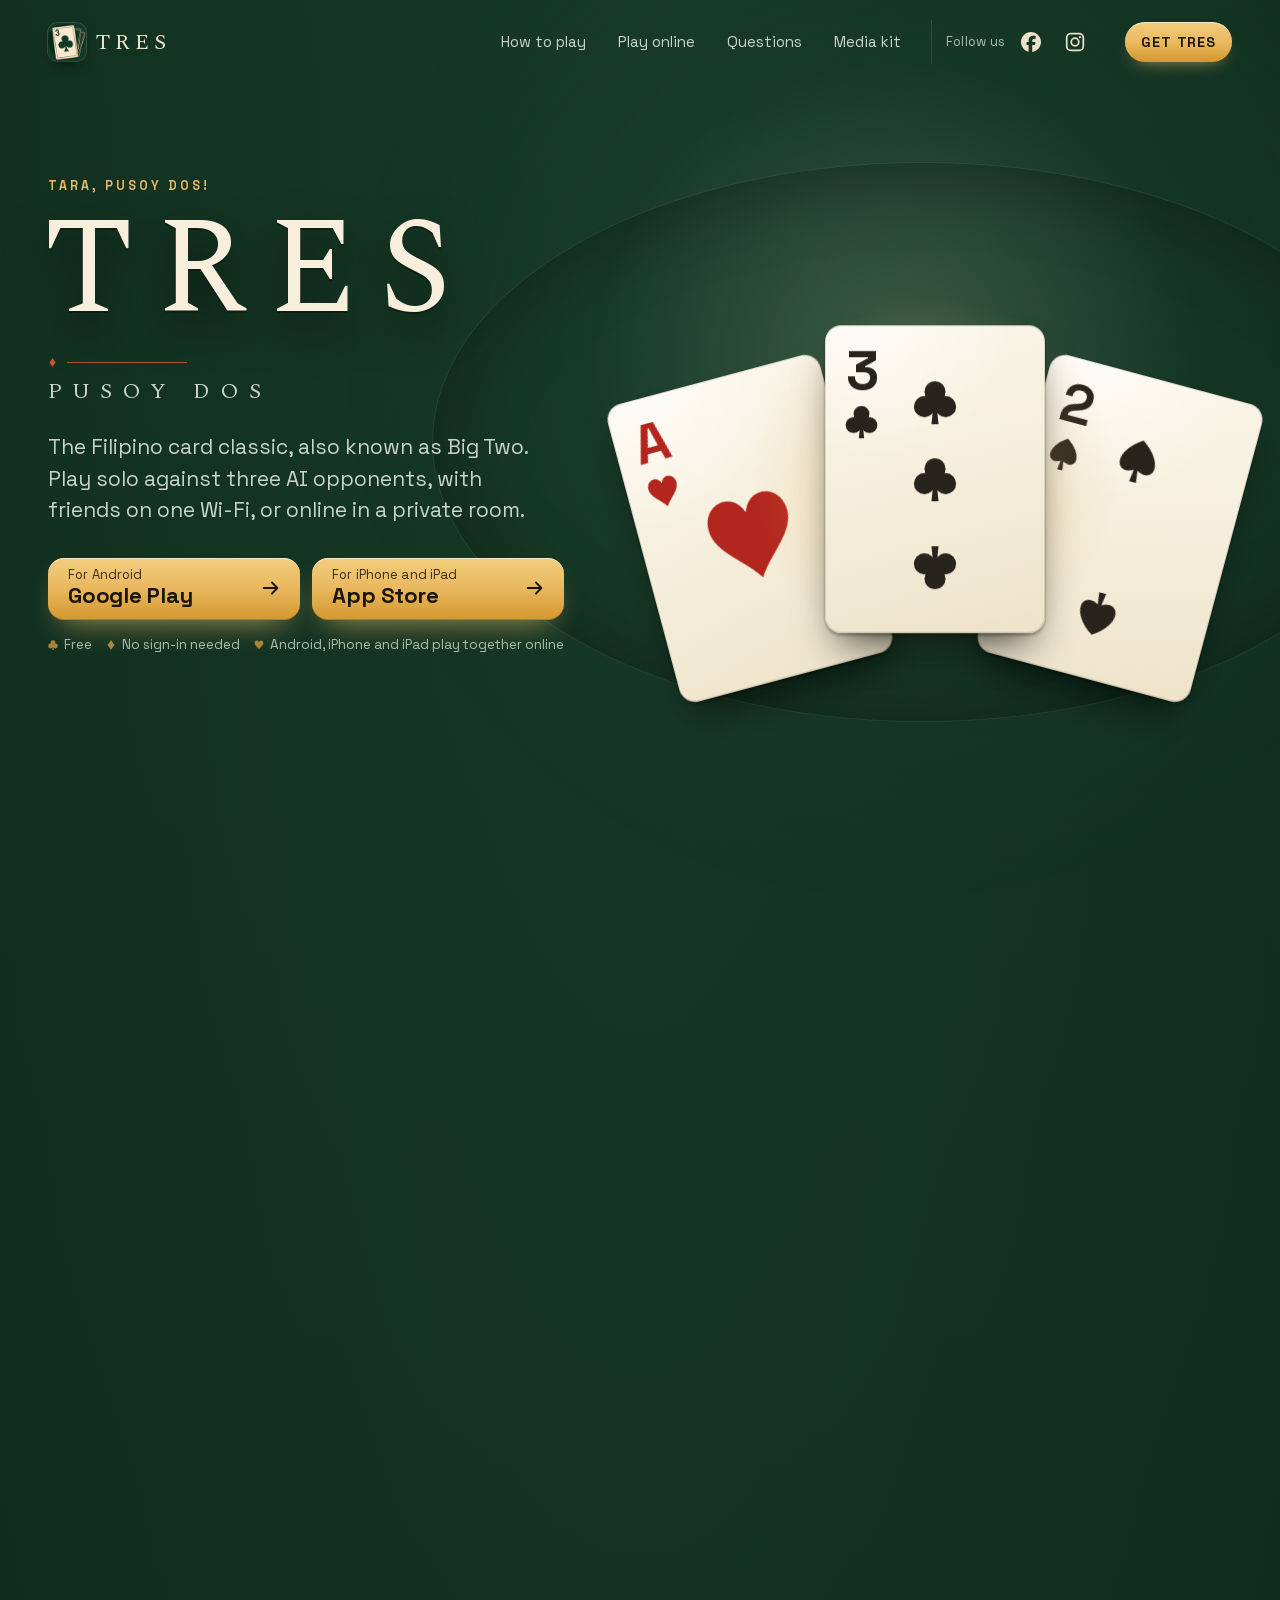
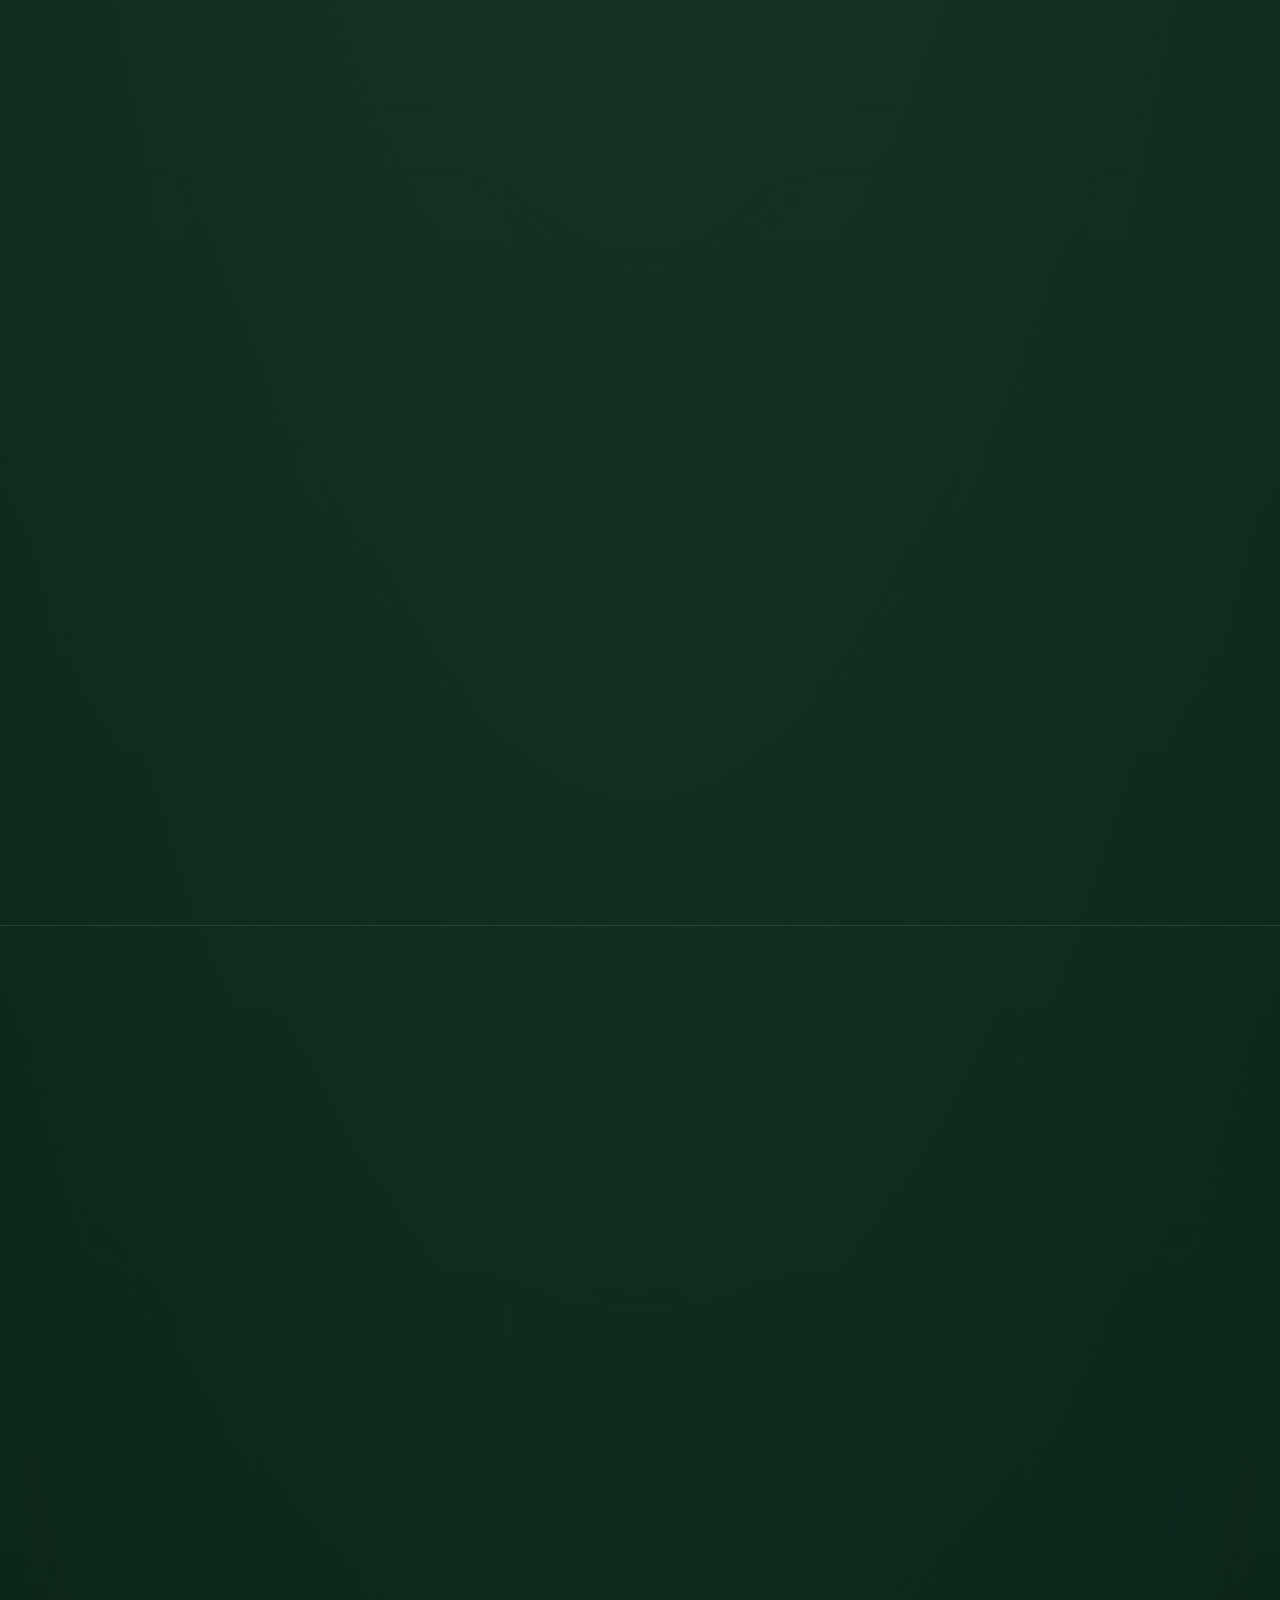
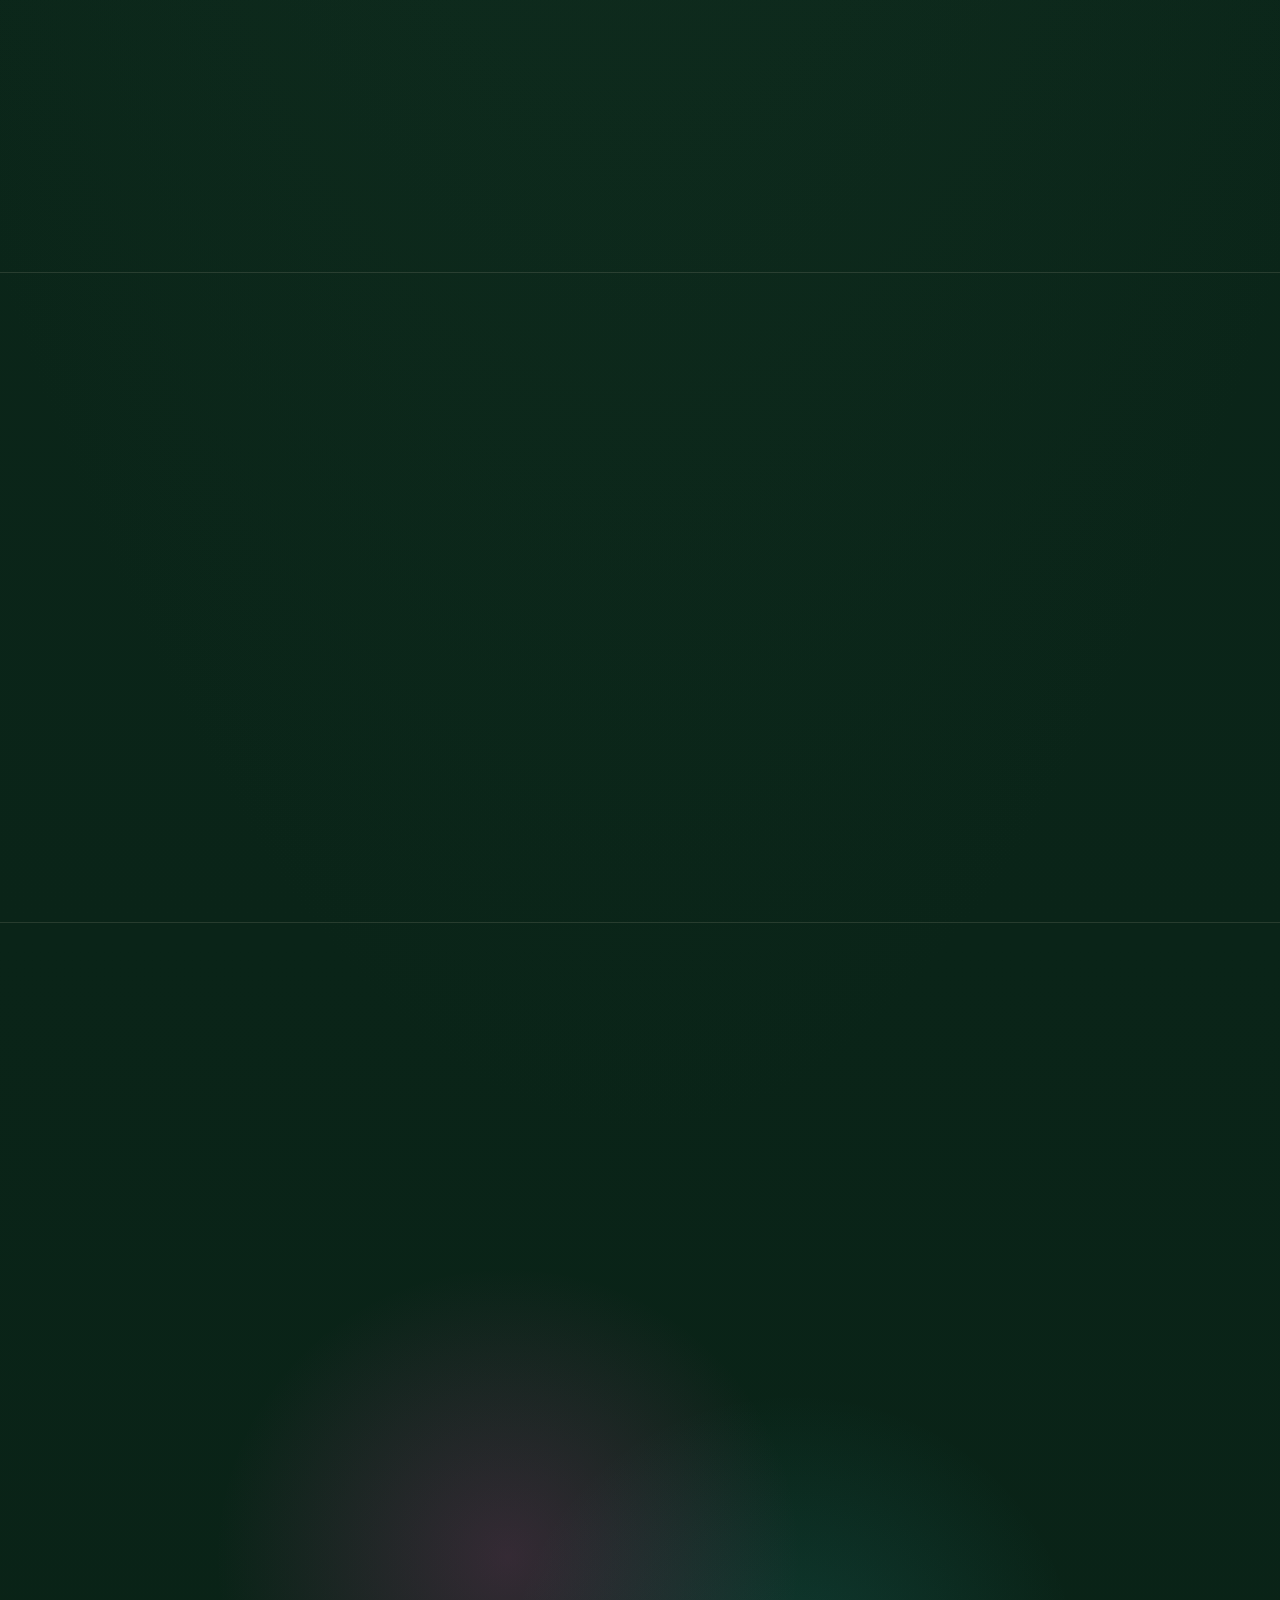
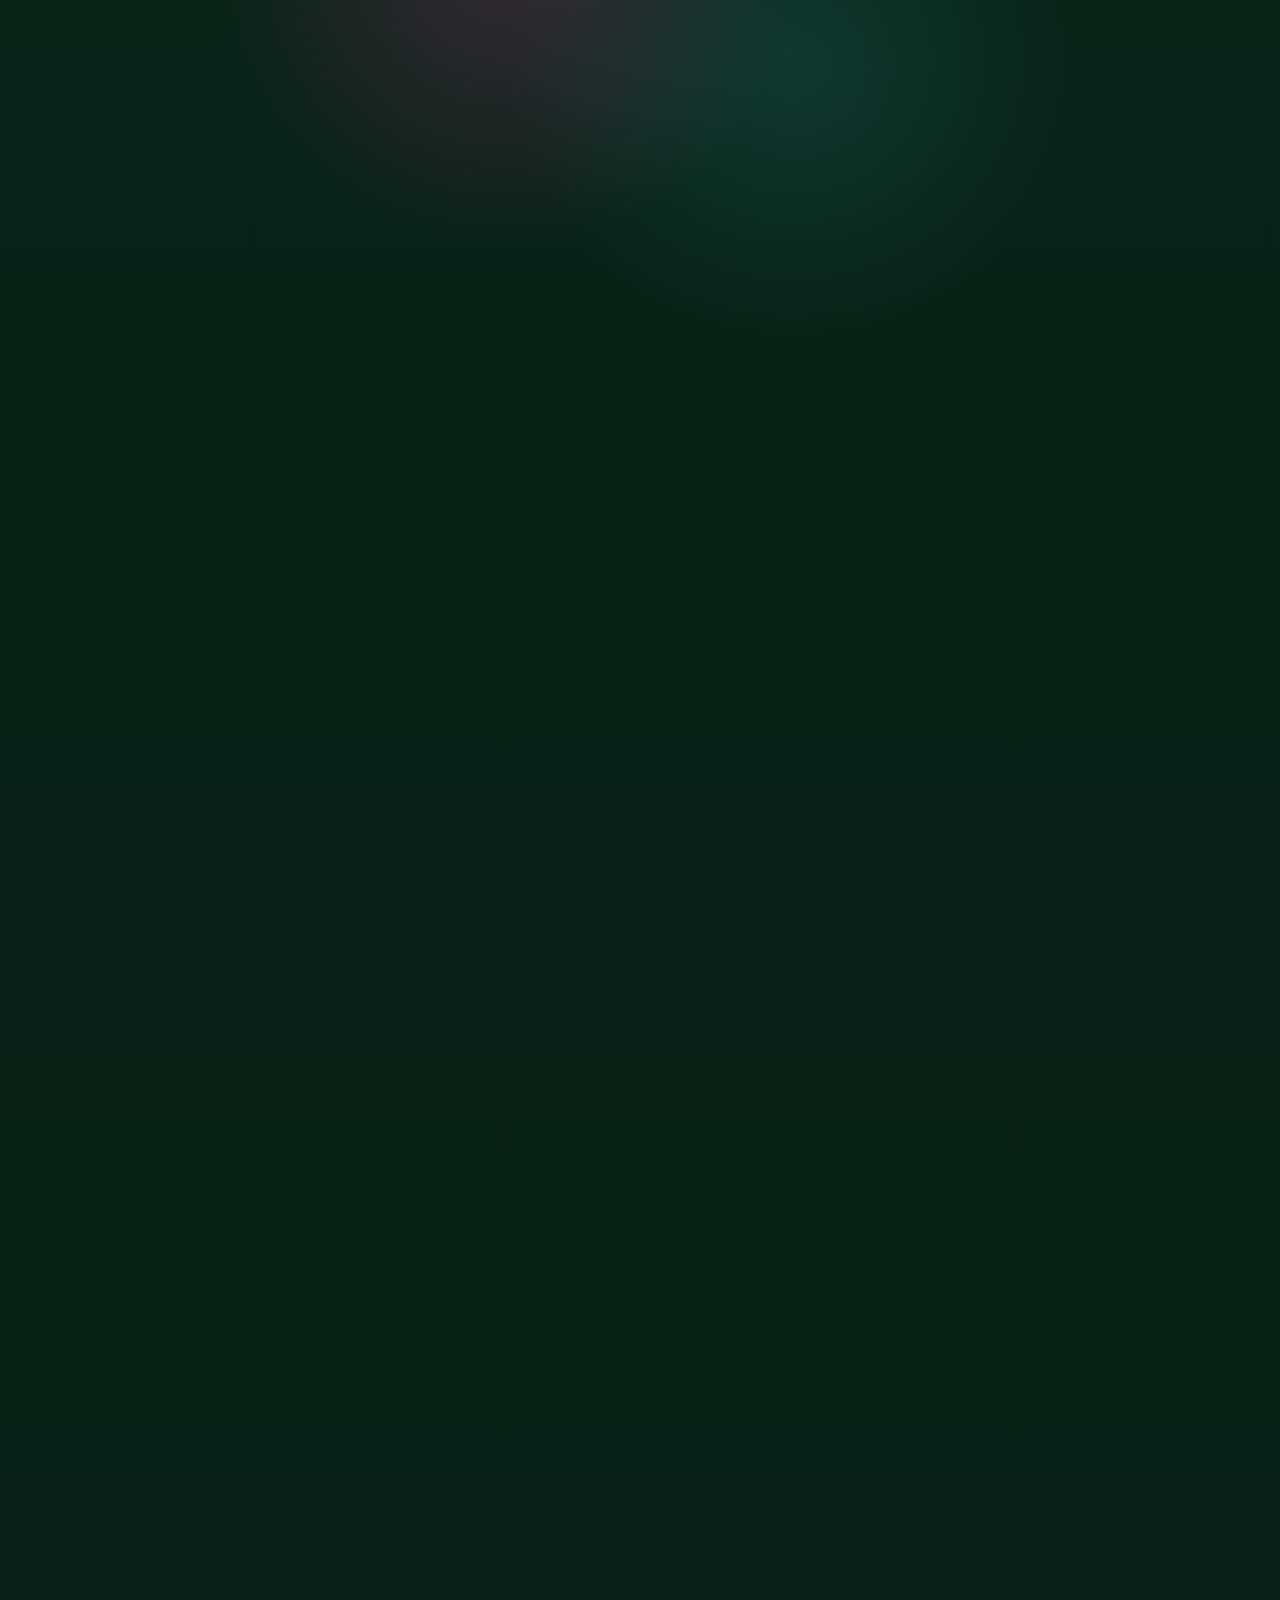
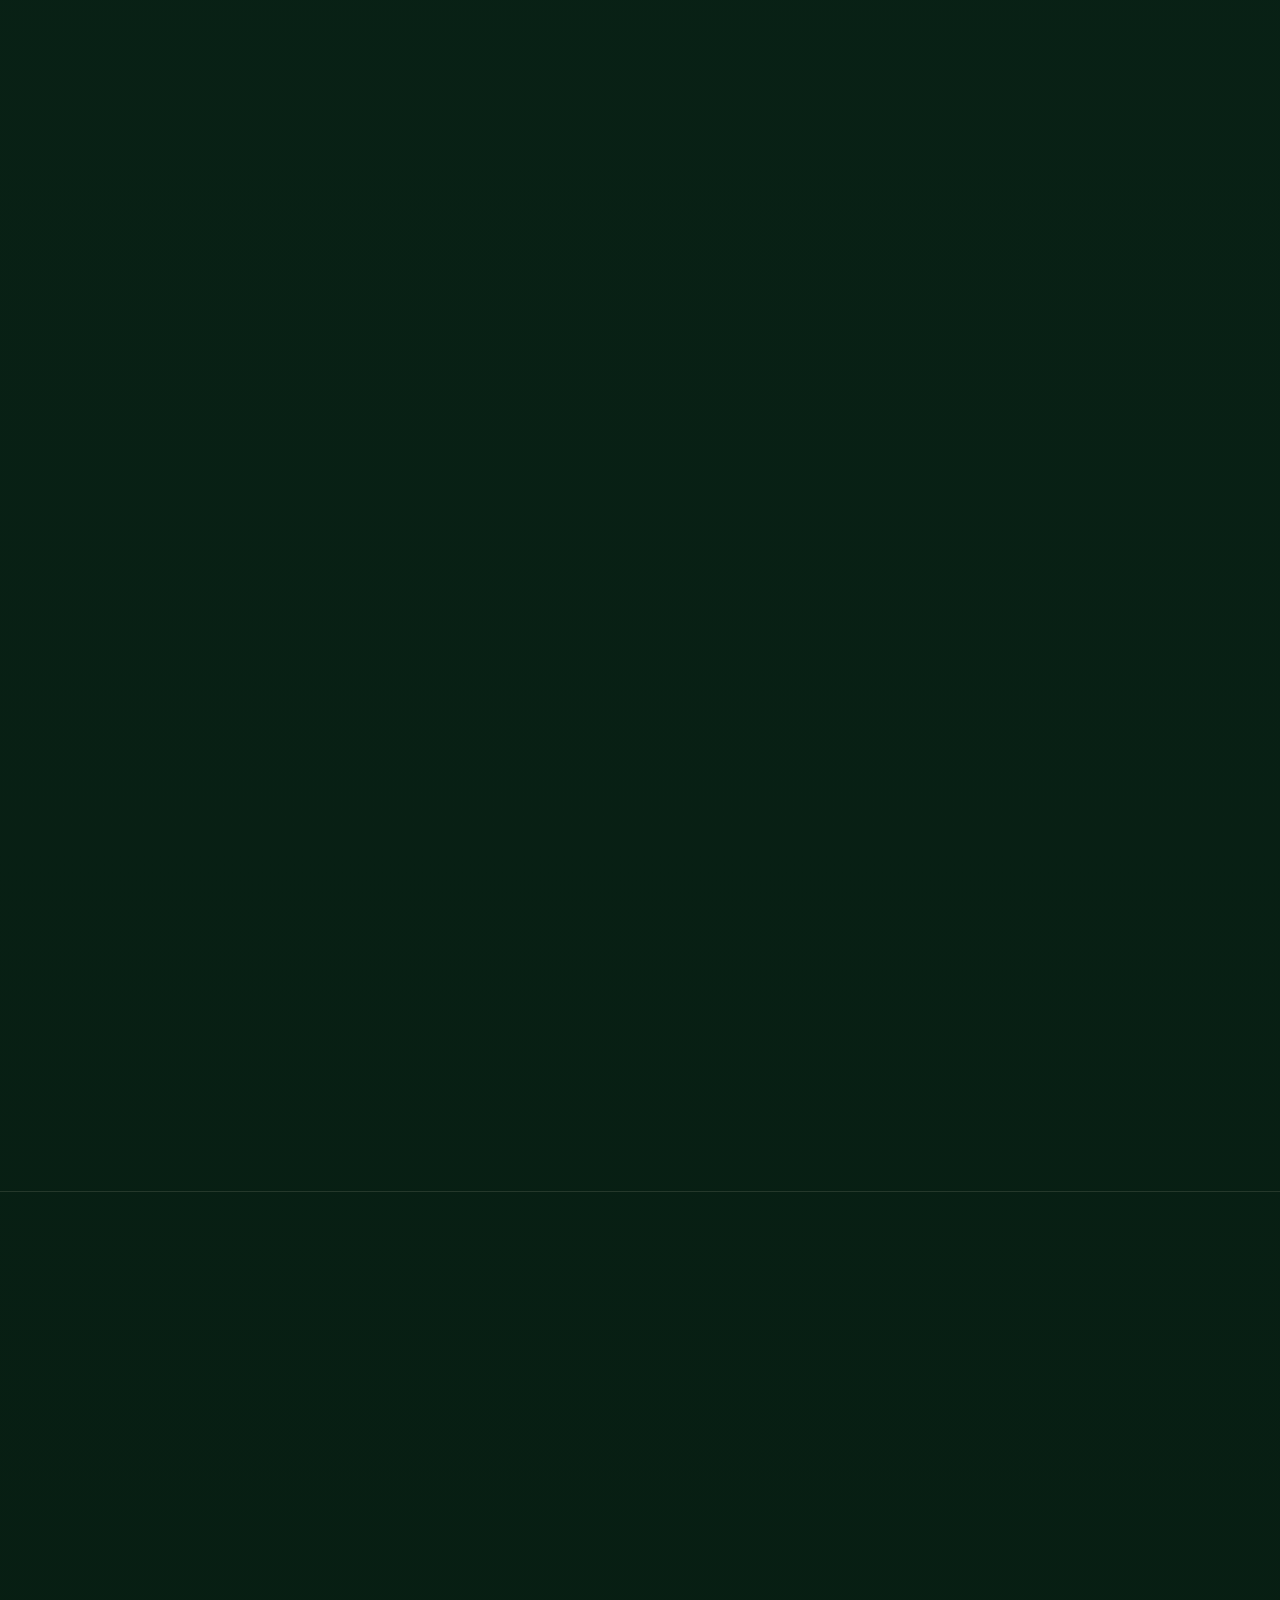
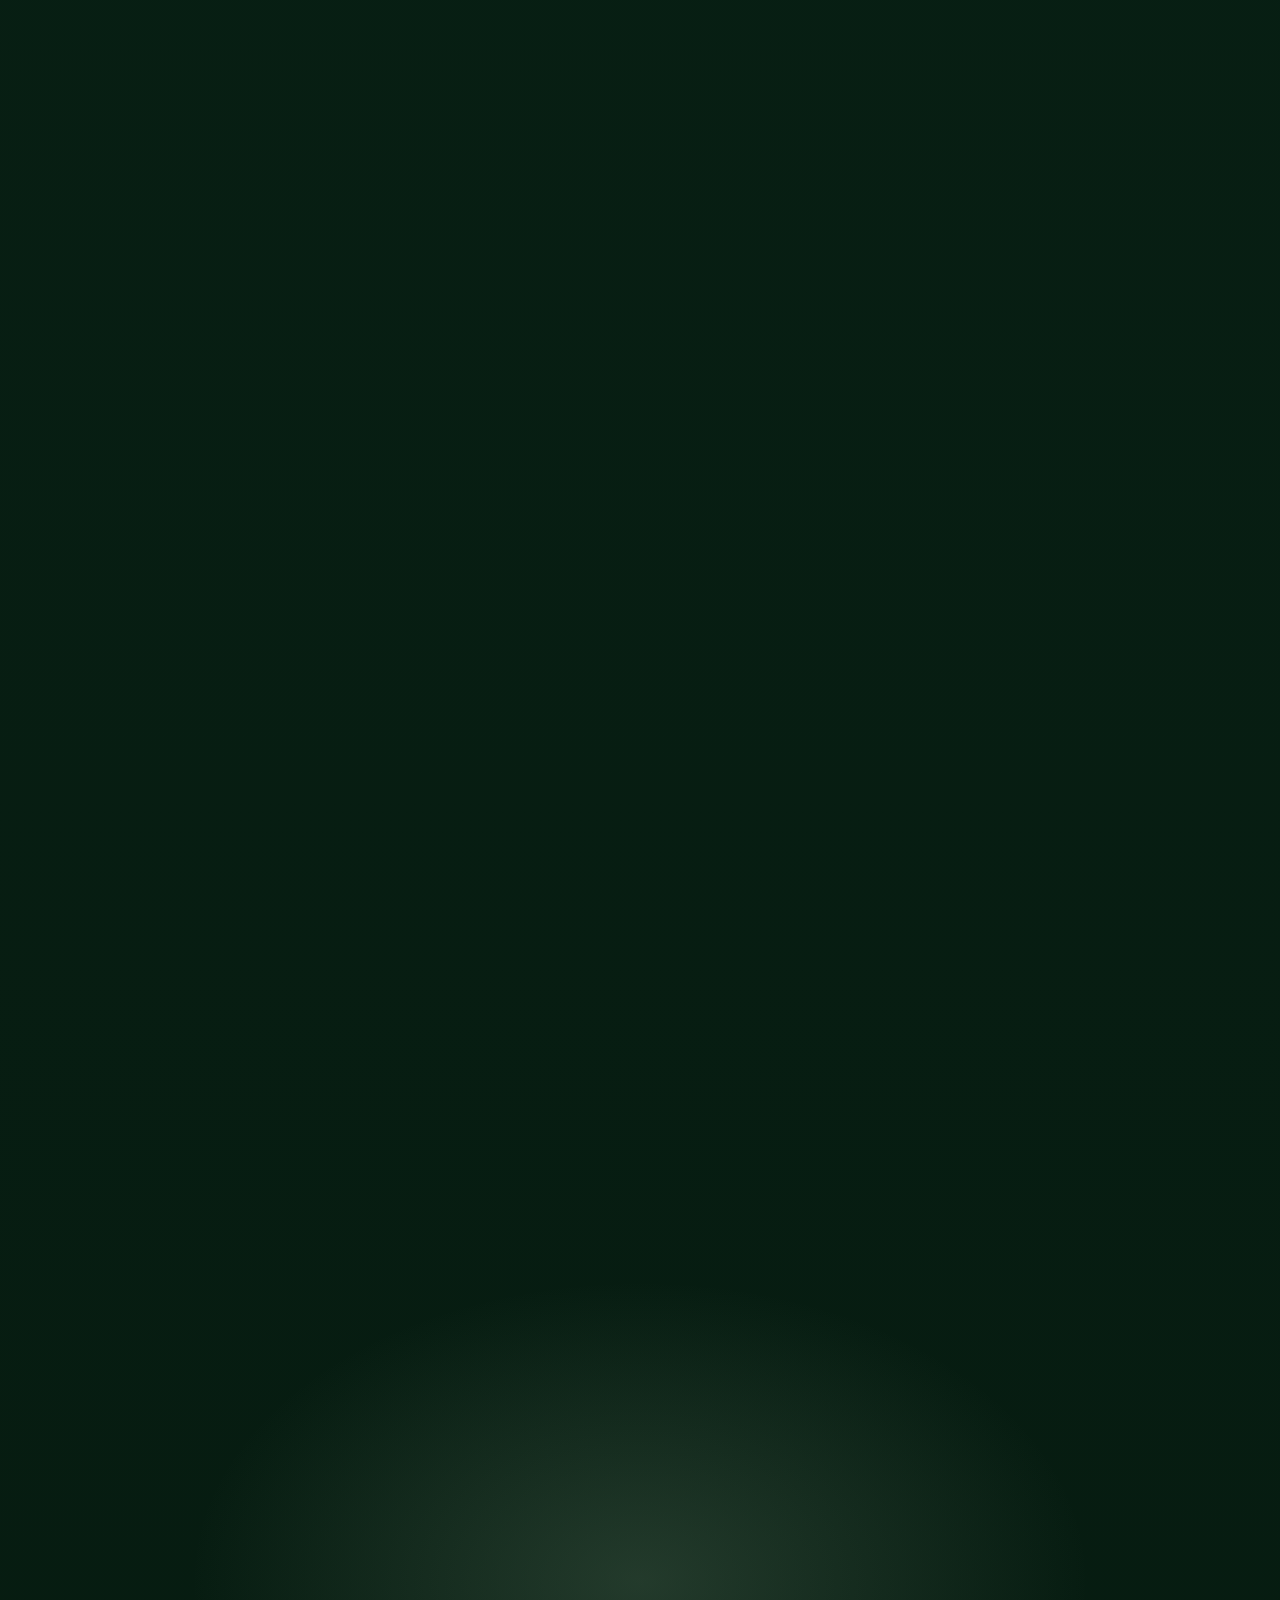
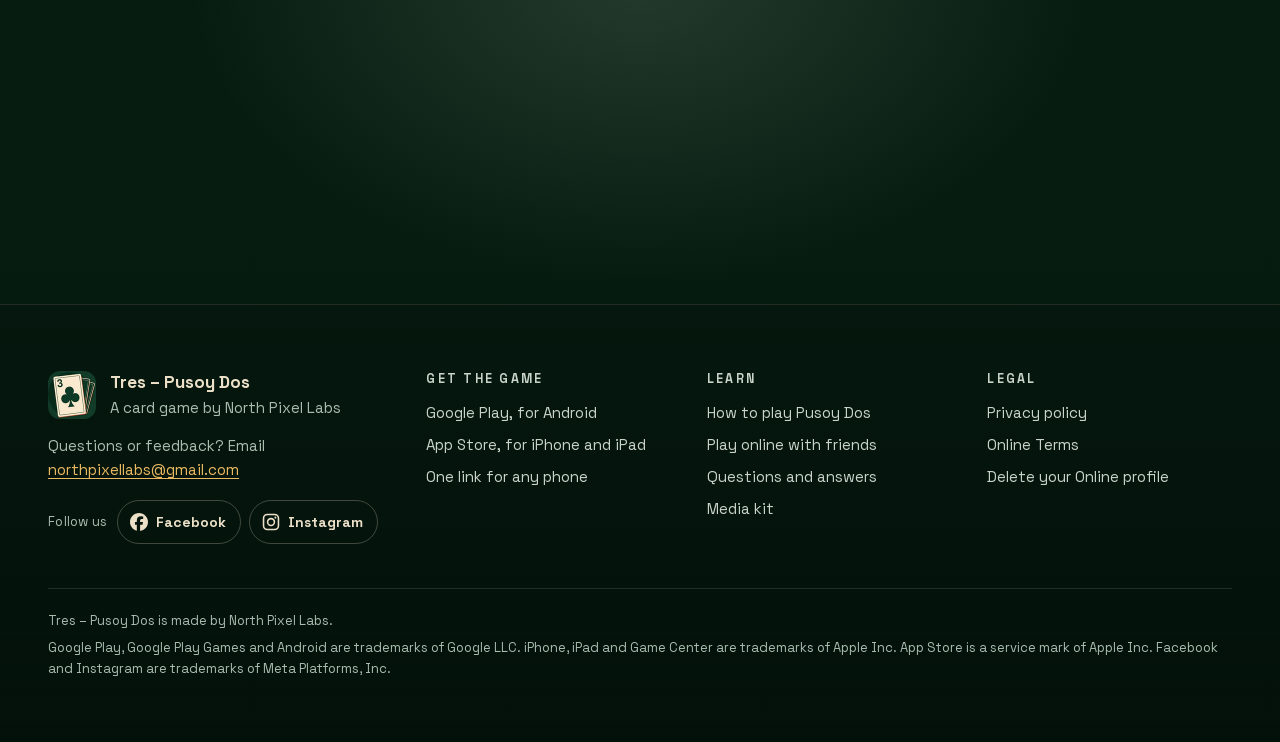
<file: index.html>
<!doctype html>
<html lang="en">
<head>
<meta charset="utf-8">
<meta name="viewport" content="width=device-width, initial-scale=1, viewport-fit=cover">
<meta http-equiv="Content-Security-Policy" content="default-src 'none'; script-src 'self' 'sha256-1wtZ1gLC0241tbUYJvuuKVqgTIToWFsEZXTYoa7Qkc4='; style-src 'self' 'sha256-1gf9vQrCvRUTs9OhihuYh4QlAs3wFLtXCTYEswa5t+U='; img-src 'self'; font-src 'self'; media-src 'self'; base-uri 'none'; form-action 'none'">
<title>Tres – Pusoy Dos: free Pusoy Dos for Android, iPhone and iPad</title>
<meta name="description" content="Pusoy Dos, the Filipino card classic also known as Big Two: play solo against three AI opponents, with friends on the same Wi-Fi, or online in a private room. Free.">
<link rel="canonical" href="https://trespusoy.com/">
<meta name="theme-color" content="#0E2C1E">
<meta name="format-detection" content="telephone=no">
<meta property="og:type" content="website">
<meta property="og:site_name" content="Tres – Pusoy Dos">
<meta property="og:url" content="https://trespusoy.com/">
<meta property="og:title" content="Tres – Pusoy Dos">
<meta property="og:description" content="Pusoy Dos solo, with friends on one Wi-Fi, or online in a private room. Free on Google Play and the App Store.">
<meta property="og:image" content="https://trespusoy.com/assets/img/share.jpg">
<meta property="og:image:type" content="image/jpeg">
<meta property="og:image:width" content="1200">
<meta property="og:image:height" content="630">
<meta property="og:image:alt" content="The Tres – Pusoy Dos wordmark on green felt beside the ace of hearts, the two of spades and the three of clubs.">
<meta property="og:locale" content="en_US">
<meta name="twitter:card" content="summary_large_image">
<link rel="icon" href="/favicon.ico" sizes="48x48">
<link rel="icon" href="/assets/img/icon-192.png" type="image/png" sizes="192x192">
<link rel="apple-touch-icon" href="/apple-touch-icon.png">
<link rel="preload" href="/assets/fonts/spectral-400.woff2" as="font" type="font/woff2" crossorigin>
<link rel="preload" href="/assets/fonts/space-grotesk-400.woff2" as="font" type="font/woff2" crossorigin>
<link rel="preload" href="/assets/fonts/space-grotesk-700.woff2" as="font" type="font/woff2" crossorigin>
<link rel="stylesheet" href="/assets/css/site.css">
<script>(function(d){var u=navigator.userAgent||'',t=navigator.maxTouchPoints||0,p='other';if(/Windows Phone/i.test(u))p='other';else if(/Android/i.test(u))p='android';else if(/iPhone|iPad|iPod/.test(u))p='ios';else if(/Macintosh/.test(u)&&t>1)p='ios';d.className+=' js is-'+p;})(document.documentElement);</script>
<script src="/assets/js/site.js" defer></script>
<script type="application/ld+json">
{
  "@context": "https://schema.org",
  "@graph": [
    {
      "@type": "WebSite",
      "@id": "https://trespusoy.com/#website",
      "url": "https://trespusoy.com/",
      "name": "Tres – Pusoy Dos",
      "inLanguage": "en",
      "publisher": { "@id": "https://trespusoy.com/#publisher" }
    },
    {
      "@type": "Organization",
      "@id": "https://trespusoy.com/#publisher",
      "name": "North Pixel Labs",
      "url": "https://northpixelhq.github.io/",
      "email": "northpixellabs@gmail.com",
      "sameAs": [
        "https://www.facebook.com/trespusoydos",
        "https://www.instagram.com/trespusoydos/"
      ]
    },
    {
      "@type": ["VideoGame", "MobileApplication"],
      "@id": "https://trespusoy.com/#game",
      "name": "Tres – Pusoy Dos",
      "url": "https://trespusoy.com/",
      "description": "Pusoy Dos — the Filipino card classic, also known as Big Two — played solo against three AI opponents, with friends on the same Wi-Fi, or online with friends in a private room. No sign-in needed.",
      "image": "https://trespusoy.com/assets/media/tres-icon-512.png",
      "applicationCategory": "GameApplication",
      "applicationSubCategory": "Card",
      "operatingSystem": "Android, iOS, iPadOS",
      "gamePlatform": ["Android", "iPhone", "iPad"],
      "genre": "Card game",
      "playMode": ["SinglePlayer", "MultiPlayer"],
      "numberOfPlayers": { "@type": "QuantitativeValue", "minValue": 1, "maxValue": 4 },
      "inLanguage": "en",
      "isAccessibleForFree": true,
      "offers": { "@type": "Offer", "price": "0", "priceCurrency": "USD", "category": "free" },
      "publisher": { "@id": "https://trespusoy.com/#publisher" },
      "author": { "@id": "https://trespusoy.com/#publisher" },
      "installUrl": "https://trespusoy.com/get/",
      "sameAs": [
        "https://play.google.com/store/apps/details?id=dev.tres.app",
        "https://apps.apple.com/app/id6815482151",
        "https://www.facebook.com/trespusoydos",
        "https://www.instagram.com/trespusoydos/"
      ],
      "trailer": {
        "@type": "VideoObject",
        "name": "Tres – Pusoy Dos gameplay",
        "description": "Real play recorded from Tres 2.5.0: a new game is dealt, a club flush holding the 3 of clubs opens it and a hearts flush beats it; then, in another game the player has already finished first, an AI opponent goes out with a full house to end it.",
        "contentUrl": "https://trespusoy.com/assets/video/gameplay.mp4",
        "thumbnailUrl": "https://trespusoy.com/assets/video/gameplay-poster.webp",
        "uploadDate": "2026-11-25",
        "duration": "PT19S"
      }
    }
  ]
}
</script>
</head>
<body>
<a class="skip" href="#main">Skip to content</a>

<!-- partial:sprite -->
<svg class="sprite" aria-hidden="true" focusable="false">
  <!-- The game's own suit marks (card_face.dart, suitUnitPath), in a 100-unit square. -->
  <symbol id="s-c" viewBox="0 0 100 100"><circle cx="50" cy="26" r="24"/><circle cx="26" cy="60" r="24"/><circle cx="74" cy="60" r="24"/><circle cx="50" cy="55" r="7"/><path d="M42 100h16l-4-40h-8z"/></symbol>
  <symbol id="s-s" viewBox="0 0 100 100"><path d="M50 2C-15 45 8 98 50 70C92 98 115 45 50 2Z"/><path d="M42 100h16l-4-30h-8z"/></symbol>
  <symbol id="s-h" viewBox="0 0 100 100"><path d="M50 22C45.5 10 37.5 5 29 5C16 5 6 16 6 31C6 56 37 73 50 95C63 73 94 56 94 31C94 16 84 5 71 5C62.5 5 54.5 10 50 22Z"/></symbol>
  <symbol id="s-d" viewBox="0 0 100 100"><path d="M50 1Q65.69 26.9 85.28 50Q65.69 73.1 50 99Q34.31 73.1 14.72 50Q34.31 26.9 50 1Z"/></symbol>
  <symbol id="i-arrow" viewBox="0 0 24 24"><path fill="none" stroke="currentColor" stroke-width="2" stroke-linecap="round" stroke-linejoin="round" d="M4 12h15m-6-6 6 6-6 6"/></symbol>
  <symbol id="i-play" viewBox="0 0 24 24"><path d="M6 3.8v16.4a1 1 0 0 0 1.5.86l13.7-8.2a1 1 0 0 0 0-1.72L7.5 2.94A1 1 0 0 0 6 3.8Z"/></symbol>
  <symbol id="i-pause" viewBox="0 0 24 24"><rect x="5" y="3" width="5" height="18" rx="1.2"/><rect x="14" y="3" width="5" height="18" rx="1.2"/></symbol>
  <symbol id="i-menu" viewBox="0 0 24 24"><path fill="none" stroke="currentColor" stroke-width="1.8" stroke-linecap="round" d="M4 7h16M4 12h16M4 17h10"/></symbol>
  <symbol id="i-wifi" viewBox="0 0 24 24"><path fill="none" stroke="currentColor" stroke-width="1.8" stroke-linecap="round" d="M2.5 9.5a14 14 0 0 1 19 0M5.8 13a9 9 0 0 1 12.4 0M9.1 16.4a4.2 4.2 0 0 1 5.8 0"/><circle cx="12" cy="19.6" r="1.4"/></symbol>
  <symbol id="i-robot" viewBox="0 0 24 24"><path fill-rule="evenodd" d="M12 2.2a1.4 1.4 0 0 1 .7 2.6v1.7H17a3 3 0 0 1 3 3v7.3a3 3 0 0 1-3 3H7a3 3 0 0 1-3-3V9.5a3 3 0 0 1 3-3h4.3V4.8A1.4 1.4 0 0 1 12 2.2ZM9 11a1.6 1.6 0 1 0 0 3.2A1.6 1.6 0 0 0 9 11Zm6 0a1.6 1.6 0 1 0 0 3.2A1.6 1.6 0 0 0 15 11Z"/></symbol>
  <symbol id="i-person" viewBox="0 0 24 24"><circle cx="12" cy="8" r="4"/><path d="M4 21c0-4.4 3.6-7 8-7s8 2.6 8 7z"/></symbol>
  <symbol id="i-download" viewBox="0 0 24 24"><path fill="none" stroke="currentColor" stroke-width="2" stroke-linecap="round" stroke-linejoin="round" d="M12 4v11m-5-5 5 5 5-5M5 20h14"/></symbol>
  <symbol id="i-chevron" viewBox="0 0 24 24"><path fill="none" stroke="currentColor" stroke-width="2" stroke-linecap="round" stroke-linejoin="round" d="m6 9 6 6 6-6"/></symbol>
  <symbol id="i-zoom" viewBox="0 0 24 24"><path fill="none" stroke="currentColor" stroke-width="2" stroke-linecap="round" d="M4 9V4h5M20 9V4h-5M4 15v5h5M20 15v5h-5"/></symbol>
  <symbol id="i-close" viewBox="0 0 24 24"><path fill="none" stroke="currentColor" stroke-width="2" stroke-linecap="round" d="m6 6 12 12M18 6 6 18"/></symbol>
  <!-- Facebook's "f" mark and Instagram's glyph, trademarks of Meta Platforms, Inc., drawn in their standard shapes to link to the game's own pages. -->
  <symbol id="i-facebook" viewBox="0 0 24 24"><path d="M9.101 23.691v-7.98H6.627v-3.667h2.474v-1.58c0-4.085 1.848-5.978 5.858-5.978.401 0 .955.042 1.468.103a8.68 8.68 0 0 1 1.141.195v3.325a8.623 8.623 0 0 0-.653-.036 26.805 26.805 0 0 0-.733-.009c-.707 0-1.259.096-1.675.309a1.686 1.686 0 0 0-.679.622c-.258.42-.374.995-.374 1.752v1.297h3.919l-.386 2.103-.287 1.564h-3.246v8.245C19.396 23.238 24 18.179 24 12.044c0-6.627-5.373-12-12-12s-12 5.373-12 12c0 5.628 3.874 10.35 9.101 11.647Z"/></symbol>
  <symbol id="i-instagram" viewBox="0 0 24 24"><path fill-rule="evenodd" d="M7 1h10a6 6 0 0 1 6 6v10a6 6 0 0 1-6 6H7a6 6 0 0 1-6-6V7a6 6 0 0 1 6-6Zm0 2.1A3.9 3.9 0 0 0 3.1 7v10A3.9 3.9 0 0 0 7 20.9h10a3.9 3.9 0 0 0 3.9-3.9V7A3.9 3.9 0 0 0 17 3.1Z"/><path fill-rule="evenodd" d="M12 6.4a5.6 5.6 0 1 1 0 11.2 5.6 5.6 0 0 1 0-11.2Zm0 2.1a3.5 3.5 0 1 0 0 7 3.5 3.5 0 0 0 0-7Z"/><circle cx="17.85" cy="6.15" r="1.35"/></symbol>
</svg>
<!-- /partial:sprite -->
<!-- partial:header -->
<header class="site-header">
  <div class="wrap site-header__bar">
    <a class="brand" href="/" aria-label="Tres – Pusoy Dos, home">
      <img src="/assets/img/icon-96.webp" width="34" height="34" alt="">
      <span class="brand__word" aria-hidden="true">Tres</span>
    </a>
    <nav class="nav" aria-label="Main">
      <a href="/how-to-play/">How to play</a>
      <a href="/play-online/">Play online</a>
      <a href="/faq/">Questions</a>
      <a href="/media-kit/">Media kit</a>
    </nav>
    <div class="follow follow--header" role="group" aria-label="Follow us">
      <span class="follow__label" aria-hidden="true">Follow us</span>
      <a class="follow__icon" href="https://www.facebook.com/trespusoydos" rel="noreferrer" aria-label="Tres – Pusoy Dos on Facebook"><svg aria-hidden="true"><use href="#i-facebook"/></svg></a><a class="follow__icon" href="https://www.instagram.com/trespusoydos/" rel="noreferrer" aria-label="Tres – Pusoy Dos on Instagram"><svg aria-hidden="true"><use href="#i-instagram"/></svg></a>
    </div>
    <a class="btn btn--gold" href="/get/" data-get>Get Tres</a>
    <details class="menu">
      <summary aria-label="Menu"><svg aria-hidden="true"><use href="#i-menu"/></svg></summary>
      <nav class="menu__panel" aria-label="Main">
        <a href="/" aria-current="page">Home</a>
        <a href="/how-to-play/">How to play Pusoy Dos</a>
        <a href="/play-online/">Play online with friends</a>
        <a href="/faq/">Questions and answers</a>
        <a href="/media-kit/">Media kit</a>
        <div class="follow follow--menu" role="group" aria-label="Follow us">
          <span class="follow__label">Follow us</span>
          <a class="follow__pill" href="https://www.facebook.com/trespusoydos" rel="noreferrer" aria-label="Tres – Pusoy Dos on Facebook"><svg aria-hidden="true"><use href="#i-facebook"/></svg><span>Facebook</span></a><a class="follow__pill" href="https://www.instagram.com/trespusoydos/" rel="noreferrer" aria-label="Tres – Pusoy Dos on Instagram"><svg aria-hidden="true"><use href="#i-instagram"/></svg><span>Instagram</span></a>
        </div>
      </nav>
    </details>
  </div>
</header>
<!-- /partial:header -->
<main id="main">

  <!-- 1 · The first screen -->
  <section class="hero" aria-labelledby="title" data-hero>
    <div class="wrap hero__inner">
      <div class="stage" role="img" aria-label="Three cards dealt face up: the ace of hearts and the two of spades flank the three of clubs, which rises to lead.">
        <div class="stage__fan">
          <div class="slot slot--a"><div class="float"><div class="lift"><div class="card">
            <div class="card__face is-red">
              <span class="idx">A<svg class="suit"><use href="#s-h"/></svg></span>
              <span class="pips pips--1"><svg class="suit"><use href="#s-h"/></svg></span>
            </div>
            <div class="card__back"><svg class="suit"><use href="#s-c"/></svg></div>
          </div></div></div></div>
          <div class="slot slot--b"><div class="float"><div class="lift"><div class="card">
            <div class="card__face is-black">
              <span class="idx">2<svg class="suit"><use href="#s-s"/></svg></span>
              <span class="pips pips--2"><svg class="suit"><use href="#s-s"/></svg><svg class="suit"><use href="#s-s"/></svg></span>
            </div>
            <div class="card__back"><svg class="suit"><use href="#s-c"/></svg></div>
          </div></div></div></div>
          <div class="slot slot--c"><div class="float"><div class="lift">
            <div class="halo"></div>
            <span class="pulse"></span><span class="pulse"></span><span class="pulse"></span>
            <div class="card">
              <div class="card__face is-black">
                <span class="idx">3<svg class="suit"><use href="#s-c"/></svg></span>
                <span class="pips pips--3"><svg class="suit"><use href="#s-c"/></svg><svg class="suit"><use href="#s-c"/></svg><svg class="suit"><use href="#s-c"/></svg></span>
              </div>
              <div class="card__back"><svg class="suit"><use href="#s-c"/></svg></div>
            </div>
          </div></div></div>
        </div>
      </div>

      <div class="hero__copy">
        <p class="eyebrow" lang="tl">Tara, Pusoy Dos!</p>
        <h1 class="wordmark" id="title">
          <span class="wordmark__tres">Tres</span>
          <span class="wordmark__rule" aria-hidden="true"><svg class="suit"><use href="#s-d"/></svg></span>
          <span class="sr-only">–</span>
          <span class="wordmark__sub">Pusoy Dos</span>
        </h1>
        <p class="hero__lede">The Filipino card classic, also known as Big Two. Play solo against three AI opponents, with friends on one Wi-Fi, or online in a private room.</p>
        <div class="stores stores--pair" data-getbar-start>
          <a class="store store--gold" data-store="play" href="https://play.google.com/store/apps/details?id=dev.tres.app">
            <span><span class="store__pre">For Android</span><span class="store__name">Google Play</span></span>
            <svg class="store__arrow" aria-hidden="true"><use href="#i-arrow"/></svg>
          </a>
          <a class="store store--gold" data-store="apple" href="https://apps.apple.com/app/id6815482151">
            <span><span class="store__pre">For iPhone and iPad</span><span class="store__name">App Store</span></span>
            <svg class="store__arrow" aria-hidden="true"><use href="#i-arrow"/></svg>
          </a>
        </div>
        <ul class="hero__meta">
          <li><svg class="suit" aria-hidden="true"><use href="#s-c"/></svg>Free</li>
          <li><svg class="suit" aria-hidden="true"><use href="#s-d"/></svg>No sign-in needed</li>
          <li><svg class="suit" aria-hidden="true"><use href="#s-h"/></svg>Android, iPhone and iPad play together online</li>
        </ul>
<!-- partial:follow -->
<div class="follow follow--top" role="group" aria-label="Follow us">
  <span class="follow__label">Follow us</span>
  <a class="follow__pill" href="https://www.facebook.com/trespusoydos" rel="noreferrer" aria-label="Tres – Pusoy Dos on Facebook"><svg aria-hidden="true"><use href="#i-facebook"/></svg><span>Facebook</span></a><a class="follow__pill" href="https://www.instagram.com/trespusoydos/" rel="noreferrer" aria-label="Tres – Pusoy Dos on Instagram"><svg aria-hidden="true"><use href="#i-instagram"/></svg><span>Instagram</span></a>
</div>
<!-- /partial:follow -->
        <a class="hero__see" href="#see"><i><svg aria-hidden="true"><use href="#i-play"/></svg></i>See a game played</a>
      </div>
    </div>
  </section>

  <!-- 2 · Real play -->
  <section class="section see" id="see" aria-labelledby="see-title">
    <div class="wrap see__grid">
      <div class="see__head">
        <p class="eyebrow" data-reveal>The rules you grew up with</p>
        <h2 class="h2 d1" id="see-title" data-reveal>Beat what is on the table, or pass.</h2>
        <p class="lead" data-reveal>The 3 of clubs opens every game. Play a single, a pair, a trio or a five-card hand — straight, flush, full house, four-of-a-kind, straight flush — then beat what is on the table, or pass. When everyone passes, the trick is yours to lead.</p>
        <p class="rules-note" data-reveal><svg class="suit" aria-hidden="true"><use href="#s-d"/></svg>Shown here: the rules of Pusoy Dos · Philippines, the game's default.</p>
      </div>

      <div class="see__media" data-reveal>
        <div class="phone">
          <div class="phone__screen">
            <video class="clip-video" width="540" height="880" muted playsinline loop controls preload="none"
              poster="/assets/video/gameplay-poster.webp" data-cues="0 5.8 8.7 11.6 16.3"
              aria-label="Gameplay from Tres – Pusoy Dos" aria-describedby="clip-steps">
              <source src="/assets/video/gameplay.mp4" type="video/mp4">
            </video>
          </div>
        </div>
        <div class="see__bar">
          <button class="see__toggle" type="button" data-state="playing">
            <svg class="i-pause" aria-hidden="true"><use href="#i-pause"/></svg>
            <svg class="i-play" aria-hidden="true"><use href="#i-play"/></svg>
            <span class="see__toggle-text">Pause</span><span class="sr-only"> the gameplay video</span>
          </button>
          <p class="see__live" aria-hidden="true"></p>
        </div>
        <p class="see__caption">Real play, recorded from Tres 2.5.0, solo against three AI opponents. The waits before each play are cut short.</p>
      </div>

      <div class="see__steps">
        <div data-reveal>
          <ol class="clip" id="clip-steps" aria-label="In this clip">
            <li data-live="A new game deals thirteen cards each."><span class="clip__mark" aria-hidden="true"></span><span><b>A new game deals thirteen cards each.</b></span></li>
            <li data-live="You open with a club flush."><span class="clip__mark" aria-hidden="true"></span><span><b>You open with a club flush.</b> The first play must include the 3 of clubs, and this one does.</span></li>
            <li data-live="A hearts flush beats it."><span class="clip__mark" aria-hidden="true"></span><span><b>An AI opponent beats it with a hearts flush.</b> Between two flushes the suit decides first, so hearts beat clubs — even clubs topped by a 2.</span></li>
            <li data-live="Another game: you’re already out in 1st."><span class="clip__mark" aria-hidden="true"></span><span><b>Another game: you have already finished 1st.</b> An AI opponent goes out 3rd with a full house, the game ends, and your win lights up the table.</span></li>
            <li data-live="You finished first. You win!"><span class="clip__mark" aria-hidden="true"></span><span><b>You finished first.</b> You win!</span></li>
          </ol>
        </div>
        <div class="hands" data-reveal>
          <p class="hands__title" id="hands-title">Five-card hands, lowest to highest</p>
          <ol class="hands__list" aria-labelledby="hands-title">
            <li class="hand"><span class="pcards" role="img" aria-label="7 of hearts, 8 of clubs, 9 of spades, 10 of diamonds, jack of hearts"><span class="pc is-red"><b>7<svg class="suit"><use href="#s-h"/></svg></b></span><span class="pc is-black"><b>8<svg class="suit"><use href="#s-c"/></svg></b></span><span class="pc is-black"><b>9<svg class="suit"><use href="#s-s"/></svg></b></span><span class="pc is-red"><b>10<svg class="suit"><use href="#s-d"/></svg></b></span><span class="pc is-red"><b>J<svg class="suit"><use href="#s-h"/></svg></b></span></span><span class="hand__text"><b>Straight</b>Five ranks in a row. A 2 never plays in one.</span></li>
            <li class="hand" data-lit="1 2"><span class="pcards" role="img" aria-label="3 of clubs, 7 of clubs, 10 of clubs, king of clubs, 2 of clubs"><span class="pc is-black"><b>3<svg class="suit"><use href="#s-c"/></svg></b></span><span class="pc is-black"><b>7<svg class="suit"><use href="#s-c"/></svg></b></span><span class="pc is-black"><b>10<svg class="suit"><use href="#s-c"/></svg></b></span><span class="pc is-black"><b>K<svg class="suit"><use href="#s-c"/></svg></b></span><span class="pc is-black"><b>2<svg class="suit"><use href="#s-c"/></svg></b></span></span><span class="hand__text"><b>Flush</b>Five cards of one suit.</span></li>
            <li class="hand" data-lit="3"><span class="pcards" role="img" aria-label="5 of clubs, 5 of spades, 5 of hearts, 10 of clubs, 10 of diamonds"><span class="pc is-black"><b>5<svg class="suit"><use href="#s-c"/></svg></b></span><span class="pc is-black"><b>5<svg class="suit"><use href="#s-s"/></svg></b></span><span class="pc is-red"><b>5<svg class="suit"><use href="#s-h"/></svg></b></span><span class="pc is-black"><b>10<svg class="suit"><use href="#s-c"/></svg></b></span><span class="pc is-red"><b>10<svg class="suit"><use href="#s-d"/></svg></b></span></span><span class="hand__text"><b>Full House</b>A trio and a pair.</span></li>
            <li class="hand"><span class="pcards" role="img" aria-label="9 of clubs, 9 of spades, 9 of hearts, 9 of diamonds, 4 of spades"><span class="pc is-black"><b>9<svg class="suit"><use href="#s-c"/></svg></b></span><span class="pc is-black"><b>9<svg class="suit"><use href="#s-s"/></svg></b></span><span class="pc is-red"><b>9<svg class="suit"><use href="#s-h"/></svg></b></span><span class="pc is-red"><b>9<svg class="suit"><use href="#s-d"/></svg></b></span><span class="pc is-black"><b>4<svg class="suit"><use href="#s-s"/></svg></b></span></span><span class="hand__text"><b>Four-of-a-Kind</b>Four of one rank, plus any one card.</span></li>
            <li class="hand"><span class="pcards" role="img" aria-label="6 of hearts, 7 of hearts, 8 of hearts, 9 of hearts, 10 of hearts"><span class="pc is-red"><b>6<svg class="suit"><use href="#s-h"/></svg></b></span><span class="pc is-red"><b>7<svg class="suit"><use href="#s-h"/></svg></b></span><span class="pc is-red"><b>8<svg class="suit"><use href="#s-h"/></svg></b></span><span class="pc is-red"><b>9<svg class="suit"><use href="#s-h"/></svg></b></span><span class="pc is-red"><b>10<svg class="suit"><use href="#s-h"/></svg></b></span></span><span class="hand__text"><b>Straight Flush</b>A straight, all in one suit.</span></li>
          </ol>
          <p class="hands__note">A higher hand beats a lower one, whatever its cards.</p>
        </div>
        <p class="see__after" data-reveal>The moment a player runs out of cards the trick ends right there, and the next player leads a fresh one. Every game runs all the way out to a full 1st, 2nd, 3rd and 4th place — it is not over the moment someone wins.</p>
      </div>
    </div>
  </section>

  <!-- 3 · Three ways to play -->
  <section class="section rule-top" id="ways" aria-labelledby="ways-title">
    <div class="wrap">
      <div class="section__head">
        <p class="eyebrow" data-reveal>Three ways to play</p>
        <h2 class="h2" id="ways-title" data-reveal>Solo, together, or online.</h2>
        <p class="lead" data-reveal>Solo and same Wi-Fi play run on your devices. Start a hand on the bus, in a queue, or with no signal at all: only Online play needs the internet.</p>
      </div>

      <div class="ways">
        <article class="way" data-reveal="deal" aria-labelledby="way-solo">
          <span class="way__index" aria-hidden="true">1<svg class="suit"><use href="#s-c"/></svg></span>
          <div class="seats" aria-hidden="true">
            <div class="seats__table"></div>
            <span class="seat seat--you"><i><svg class="suit"><use href="#s-c"/></svg></i>You</span>
            <span class="seat seat--ai"><i><svg><use href="#i-robot"/></svg></i>AI</span>
            <span class="seat seat--ai"><i><svg><use href="#i-robot"/></svg></i>AI</span>
            <span class="seat seat--ai"><i><svg><use href="#i-robot"/></svg></i>AI</span>
          </div>
          <div>
            <p class="taglish" lang="tl">Walang baraha? May Tres.</p>
            <h3 class="h3" id="way-solo">Solo, against three AI opponents</h3>
            <p>Easy, Standard or Expert. Easy plays its weakest cards first, Standard keeps track of every card played, and Expert looks ahead. None of them ever sees your cards.</p>
            <ul class="way__tags"><li>Works offline</li><li>Three levels</li></ul>
          </div>
        </article>

        <article class="way d1" data-reveal="deal" aria-labelledby="way-wifi">
          <span class="way__index" aria-hidden="true">2<svg class="suit"><use href="#s-h"/></svg></span>
          <div class="seats" aria-hidden="true">
            <div class="seats__table"></div>
            <div class="seats__wifi"><svg><use href="#i-wifi"/></svg></div>
            <span class="seat seat--you"><i><svg class="suit"><use href="#s-c"/></svg></i>You</span>
            <span class="seat seat--friend"><i><svg><use href="#i-person"/></svg></i>Friend</span>
            <span class="seat seat--friend"><i><svg><use href="#i-person"/></svg></i>Friend</span>
            <span class="seat seat--ai"><i><svg><use href="#i-robot"/></svg></i>AI</span>
          </div>
          <div>
            <p class="taglish" lang="tl">Kasama ang barkada?</p>
            <h3 class="h3" id="way-wifi">Together, on the same Wi-Fi</h3>
            <p>Same Wi-Fi, up to 4 players — no internet, no account. Host a room; friends pick it on the same Wi-Fi and type its Room Code, or scan your QR code. AI fills any open seats.</p>
            <ul class="way__tags"><li>No internet</li><li>No account</li></ul>
          </div>
        </article>

        <article class="way d2" data-reveal="deal" aria-labelledby="way-online">
          <span class="way__index" aria-hidden="true">3<svg class="suit"><use href="#s-s"/></svg></span>
          <div class="seats" aria-hidden="true">
            <div class="seats__table"></div>
            <div class="seats__code">Private room</div>
            <span class="seat seat--you"><i><svg class="suit"><use href="#s-c"/></svg></i>You</span>
            <span class="seat seat--friend"><i><svg><use href="#i-person"/></svg></i>Friend</span>
            <span class="seat seat--friend"><i><svg><use href="#i-person"/></svg></i>Friend</span>
            <span class="seat seat--ai"><i><svg><use href="#i-robot"/></svg></i>AI</span>
          </div>
          <div>
            <p class="taglish" lang="tl">Malayo ang barkada?</p>
            <h3 class="h3" id="way-online">Online, in a private room</h3>
            <p>Make a private room and share its code, or invite a friend by their Player Code. Everyone at the table is invited or approved, AI fills any open seats, and there are no ads in Online rooms.</p>
            <ul class="way__tags"><li>No sign-in</li><li>Android, iPhone and iPad together</li></ul>
          </div>
        </article>
      </div>
    </div>
  </section>

  <!-- 4 · The order of the cards -->
  <section class="section rule-top" id="order" aria-labelledby="order-title">
    <div class="wrap order__grid">
      <div class="order__visual">
        <div class="ranks" data-reveal role="img" aria-label="The thirteen ranks from lowest to highest: 3, 4, 5, 6, 7, 8, 9, 10, jack, queen, king, ace, 2. The lowest card is the 3 of clubs; the highest is the 2 of diamonds.">
          <span class="mini mini--end is-black"><b>3<svg class="suit"><use href="#s-c"/></svg></b></span>
          <span class="mini is-red"><b>4<svg class="suit"><use href="#s-d"/></svg></b></span>
          <span class="mini is-black"><b>5<svg class="suit"><use href="#s-s"/></svg></b></span>
          <span class="mini is-red"><b>6<svg class="suit"><use href="#s-h"/></svg></b></span>
          <span class="mini is-black"><b>7<svg class="suit"><use href="#s-c"/></svg></b></span>
          <span class="mini is-red"><b>8<svg class="suit"><use href="#s-d"/></svg></b></span>
          <span class="mini is-black"><b>9<svg class="suit"><use href="#s-s"/></svg></b></span>
          <span class="mini is-red"><b>10<svg class="suit"><use href="#s-h"/></svg></b></span>
          <span class="mini is-black"><b>J<svg class="suit"><use href="#s-c"/></svg></b></span>
          <span class="mini is-red"><b>Q<svg class="suit"><use href="#s-d"/></svg></b></span>
          <span class="mini is-black"><b>K<svg class="suit"><use href="#s-s"/></svg></b></span>
          <span class="mini is-red"><b>A<svg class="suit"><use href="#s-h"/></svg></b></span>
          <span class="mini mini--end is-red"><b>2<svg class="suit"><use href="#s-d"/></svg></b></span>
          <span class="ranks__label ranks__label--low" aria-hidden="true">Lowest</span>
          <span class="ranks__label ranks__label--high" aria-hidden="true">Highest</span>
        </div>
        <ol class="suits" aria-label="Suits from lowest to highest" data-reveal>
          <li><span class="is-black"><svg class="suit" aria-hidden="true"><use href="#s-c"/></svg></span>Clubs</li>
          <li class="lt" aria-hidden="true">&lt;</li>
          <li><span class="is-black"><svg class="suit" aria-hidden="true"><use href="#s-s"/></svg></span>Spades</li>
          <li class="lt" aria-hidden="true">&lt;</li>
          <li><span class="is-red"><svg class="suit" aria-hidden="true"><use href="#s-h"/></svg></span>Hearts</li>
          <li class="lt" aria-hidden="true">&lt;</li>
          <li><span class="is-red"><svg class="suit" aria-hidden="true"><use href="#s-d"/></svg></span>Diamonds</li>
        </ol>
      </div>

      <div class="order__copy">
        <p class="eyebrow" data-reveal>Know the order</p>
        <h2 class="h2" id="order-title" data-reveal>From 3 up to 2.</h2>
        <p class="lead" data-reveal>The 3 is the lowest rank and the 2 the highest. When two cards share a rank, the suit decides: clubs, then spades, then hearts, with diamonds on top. So the 3 of clubs is the lowest card in the deck — the one that opens the game — and the 2 of diamonds is the highest.</p>
        <p class="order__sets" data-reveal>These are the rules of Pusoy Dos · Philippines, the game's default. It also offers four more rule sets: <b>Big 2 · Malaysia, global</b>, <b>Capsa Banting · Indonesia</b>, <b><span lang="zh-Hant">大老二</span> · Da Lao Er · Taiwan</b> and <b><span lang="zh-Hant">鋤大D</span> · Chor Dai Di · Hong Kong</b>.</p>
      </div>
    </div>
  </section>

  <!-- 5 · Themes -->
  <section class="section rule-top showcase" id="themes" aria-labelledby="themes-title">
    <div class="wrap">
      <div class="section__head">
        <p class="eyebrow" data-reveal>Themes and card decks</p>
        <h2 class="h2" id="themes-title" data-reveal>Make the table yours.</h2>
        <p class="lead" data-reveal>Every Theme Pack changes the whole table: the felt, cards, light, celebration and sound. First Light is the free default. Unlock the others with Cosmetic Tokens earned by playing and collecting Milestones, or buy a theme or token bundle in the optional Shop.</p>
      </div>

      <article class="spotlight" aria-labelledby="spotlight-name">
        <div class="spotlight__head">
          <p class="eyebrow spotlight__eyebrow" data-reveal>Theme Pack</p>
          <h3 class="spotlight__name" id="spotlight-name" data-reveal>Neon Coast</h3>
          <p class="spotlight__line" data-reveal>A coast road just after sunset — a pink sky, wet neon, and one aqua light for your turn.</p>
        </div>
        <div class="spotlight__media" data-reveal="deal">
          <div class="phone phone--neon">
            <div class="phone__screen phone__screen--theme">
              <img class="phone__still" src="/assets/video/neon-coast-poster.webp" width="540" height="886" loading="lazy" decoding="async" alt="">
              <video class="theme-video" width="540" height="886" muted playsinline loop controls preload="none"
                data-poster="/assets/video/neon-coast-poster.webp"
                aria-label="Real play on the Neon Coast table: a deal, then the last card played and the 1st-place medal">
                <source src="/assets/video/neon-coast.mp4" type="video/mp4">
              </video>
            </div>
          </div>
          <div class="see__bar theme-bar">
            <button class="see__toggle theme-toggle" type="button" data-state="playing">
              <svg class="i-pause" aria-hidden="true"><use href="#i-pause"/></svg>
              <svg class="i-play" aria-hidden="true"><use href="#i-play"/></svg>
              <span class="see__toggle-text">Pause</span><span class="sr-only"> the Neon Coast video</span>
            </button>
          </div>
          <p class="see__caption">Real play on Neon Coast, recorded from Tres 2.5.0.</p>
          <noscript>
            <style>.theme-video { visibility: hidden; }</style>
            <p class="see__caption"><a href="/assets/video/neon-coast.mp4">Watch it (MP4, 8 seconds)</a></p>
          </noscript>
        </div>
        <div class="spotlight__copy">
          <p class="spotlight__text" data-reveal>Its court cards are drawn as neon signs, and like every Theme Pack it brings its own celebration and sound.</p>
          <div class="spotlight__shots" data-reveal>
            <a class="shot" href="/assets/img/themes/neon-coast-bigplay-1080.webp" data-viewer="7" data-start="bigplay">
              <img src="/assets/img/themes/neon-coast-bigplay-360.webp" width="360" height="591" loading="lazy" decoding="async" alt="A straight, 5 to 9, lands on the Neon Coast table under its STRAIGHT banner.">
              <span>A big play</span>
            </a>
            <figure class="shot">
              <img src="/assets/img/themes/neon-coast-win-360.webp" width="360" height="591" loading="lazy" decoding="async" alt="The Neon Coast result screen: “You win!”, 1st place, the winning 8 of clubs, and a REMATCH button in aqua.">
              <figcaption>The win</figcaption>
            </figure>
          </div>
          <a class="more-link" href="#theme-gallery" data-reveal><span>See all eight tables</span><svg aria-hidden="true"><use href="#i-arrow"/></svg></a>
        </div>
      </article>

      <div class="gallery" id="theme-gallery">
        <div class="gallery__head">
          <h3 class="h3" id="gallery-title" data-reveal>All eight Theme Packs</h3>
          <p class="gallery__hint" data-reveal>Tap a table to look closer.</p>
        </div>
        <ul class="gallery__list" aria-labelledby="gallery-title" data-reveal>
          <li class="tile tile--first-light">
            <a class="tile__link" href="/assets/img/themes/first-light-1080.webp" data-viewer="0"
              data-name="First Light" data-line="The table Tres opens on — deep green, one warm light overhead."
              data-table="/assets/img/themes/first-light-1080.webp" data-table-alt="The First Light table: deep green felt under one warm light, a hand of thirteen dealt, and the line “The first play must include the 3♣.”"
              data-bigplay="/assets/img/themes/first-light-bigplay-1080.webp" data-bigplay-alt="A full house of three 3s and two aces lands on the First Light table under its FULL HOUSE banner." data-bigplay-caption="An opening full house">
              <span class="tile__frame">
                <img src="/assets/img/themes/first-light-540.webp" srcset="/assets/img/themes/first-light-360.webp 360w, /assets/img/themes/first-light-540.webp 540w"
                  sizes="(min-width: 1200px) 270px, (min-width: 760px) 22vw, 64vw" width="540" height="886" loading="lazy" decoding="async" alt="The First Light table: deep green felt under one warm light, a hand of thirteen dealt, and the line “The first play must include the 3♣.”">
                <svg class="tile__zoom" aria-hidden="true"><use href="#i-zoom"/></svg>
              </span>
              <span class="tile__name">First Light<span class="tile__tag">Free default</span></span>
            </a>
            <p class="tile__line">The table Tres opens on — deep green, one warm light overhead.</p>
          </li>
          <li class="tile tile--perlas">
            <a class="tile__link" href="/assets/img/themes/perlas-1080.webp" data-viewer="1"
              data-name="Perlas" data-line="Cool, low-glare dark for late-night games — one calm light shows whose turn it is."
              data-table="/assets/img/themes/perlas-1080.webp" data-table-alt="The Perlas table: cool, dark teal with a calm sea-glass light, a hand of thirteen dealt."
              data-bigplay="/assets/img/themes/perlas-bigplay-1080.webp" data-bigplay-alt="A full house of three 9s and two 3s lands on the Perlas table under its FULL HOUSE banner." data-bigplay-caption="An opening full house">
              <span class="tile__frame">
                <img src="/assets/img/themes/perlas-540.webp" srcset="/assets/img/themes/perlas-360.webp 360w, /assets/img/themes/perlas-540.webp 540w"
                  sizes="(min-width: 1200px) 270px, (min-width: 760px) 22vw, 64vw" width="540" height="886" loading="lazy" decoding="async" alt="The Perlas table: cool, dark teal with a calm sea-glass light, a hand of thirteen dealt.">
                <svg class="tile__zoom" aria-hidden="true"><use href="#i-zoom"/></svg>
              </span>
              <span class="tile__name">Perlas</span>
            </a>
            <p class="tile__line">Cool, low-glare dark for late-night games — one calm light shows whose turn it is.</p>
          </li>
          <li class="tile tile--violet-hour">
            <a class="tile__link" href="/assets/img/themes/violet-hour-1080.webp" data-viewer="2"
              data-name="Violet Hour" data-line="The house lights drop and the whole room turns violet — your turn is the light nearest you."
              data-table="/assets/img/themes/violet-hour-1080.webp" data-table-alt="The Violet Hour table: a violet stage, its court cards drawn as figures under spotlights, a hand of thirteen dealt."
              data-bigplay="/assets/img/themes/violet-hour-bigplay-1080.webp" data-bigplay-alt="A full house of three spotlit jacks and two 5s lands on the Violet Hour table under its FULL HOUSE banner." data-bigplay-caption="A full house of spotlit jacks">
              <span class="tile__frame">
                <img src="/assets/img/themes/violet-hour-540.webp" srcset="/assets/img/themes/violet-hour-360.webp 360w, /assets/img/themes/violet-hour-540.webp 540w"
                  sizes="(min-width: 1200px) 270px, (min-width: 760px) 22vw, 64vw" width="540" height="886" loading="lazy" decoding="async" alt="The Violet Hour table: a violet stage, its court cards drawn as figures under spotlights, a hand of thirteen dealt.">
                <svg class="tile__zoom" aria-hidden="true"><use href="#i-zoom"/></svg>
              </span>
              <span class="tile__name">Violet Hour</span>
            </a>
            <p class="tile__line">The house lights drop and the whole room turns violet — your turn is the light nearest you.</p>
          </li>
          <li class="tile tile--manila-bay">
            <a class="tile__link" href="/assets/img/themes/manila-bay-1080.webp" data-viewer="3"
              data-name="Manila Bay" data-line="The ten minutes after the sun goes down over the bay — warm, and getting cooler."
              data-table="/assets/img/themes/manila-bay-1080.webp" data-table-alt="The Manila Bay table: warm sunset colours, its court cards showing a boat on the bay at sundown, a hand of thirteen dealt."
              data-bigplay="/assets/img/themes/manila-bay-bigplay-1080.webp" data-bigplay-alt="A full house of three 10s and two 2s lands over a flush on the Manila Bay table under its FULL HOUSE banner." data-bigplay-caption="A full house over a flush">
              <span class="tile__frame">
                <img src="/assets/img/themes/manila-bay-540.webp" srcset="/assets/img/themes/manila-bay-360.webp 360w, /assets/img/themes/manila-bay-540.webp 540w"
                  sizes="(min-width: 1200px) 270px, (min-width: 760px) 22vw, 64vw" width="540" height="886" loading="lazy" decoding="async" alt="The Manila Bay table: warm sunset colours, its court cards showing a boat on the bay at sundown, a hand of thirteen dealt.">
                <svg class="tile__zoom" aria-hidden="true"><use href="#i-zoom"/></svg>
              </span>
              <span class="tile__name">Manila Bay</span>
            </a>
            <p class="tile__line">The ten minutes after the sun goes down over the bay — warm, and getting cooler.</p>
          </li>
          <li class="tile tile--pixel">
            <a class="tile__link" href="/assets/img/themes/pixel-1080.webp" data-viewer="4"
              data-name="Pixel" data-line="Every dot drawn on purpose — cards, buttons and all."
              data-table="/assets/img/themes/pixel-1080.webp" data-table-alt="The Pixel table: the cards, buttons and lettering all drawn in pixels, a hand of thirteen dealt."
              data-bigplay="/assets/img/themes/pixel-bigplay-1080.webp" data-bigplay-alt="A full house of three 4s and two 5s lands on the Pixel table under its FULL HOUSE banner." data-bigplay-caption="A full house in pixels">
              <span class="tile__frame">
                <img src="/assets/img/themes/pixel-540.webp" srcset="/assets/img/themes/pixel-360.webp 360w, /assets/img/themes/pixel-540.webp 540w"
                  sizes="(min-width: 1200px) 270px, (min-width: 760px) 22vw, 64vw" width="540" height="886" loading="lazy" decoding="async" alt="The Pixel table: the cards, buttons and lettering all drawn in pixels, a hand of thirteen dealt.">
                <svg class="tile__zoom" aria-hidden="true"><use href="#i-zoom"/></svg>
              </span>
              <span class="tile__name">Pixel</span>
            </a>
            <p class="tile__line">Every dot drawn on purpose — cards, buttons and all.</p>
          </li>
          <li class="tile tile--piso-arcade">
            <a class="tile__link" href="/assets/img/themes/piso-arcade-1080.webp" data-viewer="5"
              data-name="Piso Arcade" data-line="The mall arcade at closing time — scanlines, phosphor, and one hot pink light for your turn."
              data-table="/assets/img/themes/piso-arcade-1080.webp" data-table-alt="The Piso Arcade table: arcade colours and scanlines, its court cards drawn as pixel figures, a hand of thirteen dealt."
              data-bigplay="/assets/img/themes/piso-arcade-bigplay-1080.webp" data-bigplay-alt="An AI opponent&#x27;s straight flush, 3 to 7 of spades, lands on the Piso Arcade table under its STRAIGHT FLUSH banner." data-bigplay-caption="A straight flush">
              <span class="tile__frame">
                <img src="/assets/img/themes/piso-arcade-540.webp" srcset="/assets/img/themes/piso-arcade-360.webp 360w, /assets/img/themes/piso-arcade-540.webp 540w"
                  sizes="(min-width: 1200px) 270px, (min-width: 760px) 22vw, 64vw" width="540" height="886" loading="lazy" decoding="async" alt="The Piso Arcade table: arcade colours and scanlines, its court cards drawn as pixel figures, a hand of thirteen dealt.">
                <svg class="tile__zoom" aria-hidden="true"><use href="#i-zoom"/></svg>
              </span>
              <span class="tile__name">Piso Arcade</span>
            </a>
            <p class="tile__line">The mall arcade at closing time — scanlines, phosphor, and one hot pink light for your turn.</p>
          </li>
          <li class="tile tile--evergrove">
            <a class="tile__link" href="/assets/img/themes/evergrove-1080.webp" data-viewer="6"
              data-name="Evergrove" data-line="Black and antique gold, the last sun through an old wood — and a sage light for your turn."
              data-table="/assets/img/themes/evergrove-1080.webp" data-table-alt="The Evergrove table: black and antique gold with rays of late sun, its court cards framed in arches of gold leaf, a hand of thirteen dealt."
              data-bigplay="/assets/img/themes/evergrove-bigplay-1080.webp" data-bigplay-alt="An AI opponent&#x27;s flush lands on the Evergrove table under its FLUSH banner." data-bigplay-caption="A flush">
              <span class="tile__frame">
                <img src="/assets/img/themes/evergrove-540.webp" srcset="/assets/img/themes/evergrove-360.webp 360w, /assets/img/themes/evergrove-540.webp 540w"
                  sizes="(min-width: 1200px) 270px, (min-width: 760px) 22vw, 64vw" width="540" height="886" loading="lazy" decoding="async" alt="The Evergrove table: black and antique gold with rays of late sun, its court cards framed in arches of gold leaf, a hand of thirteen dealt.">
                <svg class="tile__zoom" aria-hidden="true"><use href="#i-zoom"/></svg>
              </span>
              <span class="tile__name">Evergrove</span>
            </a>
            <p class="tile__line">Black and antique gold, the last sun through an old wood — and a sage light for your turn.</p>
          </li>
          <li class="tile tile--neon-coast">
            <a class="tile__link" href="/assets/img/themes/neon-coast-1080.webp" data-viewer="7"
              data-name="Neon Coast" data-line="A coast road just after sunset — a pink sky, wet neon, and one aqua light for your turn."
              data-table="/assets/img/themes/neon-coast-1080.webp" data-table-alt="The Neon Coast table: a pink sky over dark water, its court cards drawn as glowing neon signs, a hand of thirteen dealt and an aqua turn light."
              data-bigplay="/assets/img/themes/neon-coast-bigplay-1080.webp" data-bigplay-alt="A straight, 5 to 9, lands on the Neon Coast table under its STRAIGHT banner." data-bigplay-caption="A straight">
              <span class="tile__frame">
                <img src="/assets/img/themes/neon-coast-540.webp" srcset="/assets/img/themes/neon-coast-360.webp 360w, /assets/img/themes/neon-coast-540.webp 540w"
                  sizes="(min-width: 1200px) 270px, (min-width: 760px) 22vw, 64vw" width="540" height="886" loading="lazy" decoding="async" alt="The Neon Coast table: a pink sky over dark water, its court cards drawn as glowing neon signs, a hand of thirteen dealt and an aqua turn light.">
                <svg class="tile__zoom" aria-hidden="true"><use href="#i-zoom"/></svg>
              </span>
              <span class="tile__name">Neon Coast</span>
            </a>
            <p class="tile__line">A coast road just after sunset — a pink sky, wet neon, and one aqua light for your turn.</p>
          </li>
        </ul>
      </div>

      <div class="decks2">
        <div class="decks2__head">
          <h3 class="h3" id="decks-title" data-reveal>Card Decks, to wear with any theme</h3>
          <p data-reveal>Card decks change the cards themselves, over any theme. Here each one is shown on Neon Coast, as the game’s Collection previews it.</p>
        </div>
        <ul class="deck-list" aria-labelledby="decks-title" data-reveal>
          <li class="deck deck--prize">
            <img src="/assets/img/decks/champions-deck-640.webp" width="640" height="335" loading="lazy" decoding="async" alt="The Champion’s Deck fanned on Neon Coast: cream cards with gold-edged courts in red and black, and a black card back with a gold wreath.">
            <b>Champion’s Deck</b>
            <span>Never sold: win the Tour’s Final Table to earn it.</span>
          </li>
          <li class="deck">
            <img src="/assets/img/decks/heirloom-640.webp" width="640" height="335" loading="lazy" decoding="async" alt="The Heirloom deck fanned on Neon Coast: parchment cards with sage and gold courts, and a black back bearing a shield and sword.">
            <b>Heirloom</b>
            <span>Parchment, antique gold and sage on black — a kingdom’s heirloom, dealt to you.</span>
          </li>
          <li class="deck">
            <img src="/assets/img/decks/afterglow-640.webp" width="640" height="335" loading="lazy" decoding="async" alt="The Afterglow deck fanned on Neon Coast: pearl-white cards with pink and teal neon edges, and courts in black evening dress.">
            <b>Afterglow</b>
            <span>A night-out deck — pearl and lacquer, pink and teal neon, and courts in evening dress.</span>
          </li>
          <li class="deck">
            <img src="/assets/img/decks/deco-sunburst-640.webp" width="640" height="335" loading="lazy" decoding="async" alt="The Deco Sunburst deck fanned on Neon Coast: cream cards with stepped art deco frames and a sunburst back.">
            <b>Deco Sunburst</b>
            <span>Art deco in your table’s own metal — a sunrise, stepped frames and ziggurat crowns.</span>
          </li>
          <li class="deck">
            <img src="/assets/img/decks/crown-jewels-640.webp" width="640" height="335" loading="lazy" decoding="async" alt="The Crown Jewels deck fanned on Neon Coast: black cards set in gold, with crowned courts.">
            <b>Crown Jewels</b>
            <span>Black lacquer in a gold setting — every suit cut like a stone.</span>
          </li>
        </ul>
        <p class="mute decks2__note" data-reveal>Heirloom, Afterglow, Deco Sunburst and Crown Jewels can be unlocked with tokens or bought. Every purchase is cosmetic only: it changes how the table looks and sounds, never the cards, rules, or opponent strength.</p>
      </div>
    </div>

    <dialog class="viewer" aria-labelledby="viewer-name">
      <div class="viewer__inner">
        <figure class="viewer__figure"></figure>
        <div class="viewer__side">
          <p class="eyebrow viewer__count" aria-live="polite"></p>
          <h3 class="viewer__name" id="viewer-name"></h3>
          <p class="viewer__line"></p>
          <div class="viewer__views" role="group" aria-label="Show">
            <button class="viewer__view" type="button" data-view="table" aria-pressed="true">The table</button>
            <button class="viewer__view" type="button" data-view="bigplay" aria-pressed="false">A big play</button>
          </div>
          <p class="viewer__caption"></p>
          <div class="viewer__nav">
            <button class="viewer__step" type="button" data-step="-1"><svg aria-hidden="true"><use href="#i-arrow"/></svg><span>Previous</span></button>
            <button class="viewer__step" type="button" data-step="1"><span>Next</span><svg aria-hidden="true"><use href="#i-arrow"/></svg></button>
          </div>
        </div>
        <button class="viewer__close" type="button" aria-label="Close"><svg aria-hidden="true"><use href="#i-close"/></svg></button>
      </div>
    </dialog>
  </section>

  <!-- 6 · More at the table -->
  <section class="section rule-top" id="more" aria-labelledby="more-title">
    <div class="wrap">
      <div class="section__head">
        <p class="eyebrow" data-reveal>More at the table</p>
        <h2 class="h2" id="more-title" data-reveal>More to play, more to chase.</h2>
      </div>
      <ul class="features" data-reveal>
        <li class="feature"><span class="feature__icon" aria-hidden="true"><svg class="suit"><use href="#s-c"/></svg></span><h3>The Tour</h3><p>Ten stops, each with its own opponents and goal. Clear them all to win the Champion's Deck.</p></li>
        <li class="feature"><span class="feature__icon" aria-hidden="true"><svg class="suit"><use href="#s-d"/></svg></span><h3>Daily Deal</h3><p>The same deal for everyone, every day. Make or beat par for bonus tokens.</p></li>
        <li class="feature"><span class="feature__icon" aria-hidden="true"><svg class="suit"><use href="#s-h"/></svg></span><h3>Series</h3><p>Play a Series of 3 or 5 Games. Every Game earns points, and the highest total after the last Game wins.</p></li>
        <li class="feature"><span class="feature__icon" aria-hidden="true"><svg class="suit"><use href="#s-s"/></svg></span><h3>Milestones</h3><p>97 goals worth chasing, and Cosmetic Tokens to collect.</p></li>
        <li class="feature"><span class="feature__icon" aria-hidden="true"><svg class="suit"><use href="#s-c"/></svg></span><h3>Pick up where you left off</h3><p>Close the app in the middle of a hand and come back to the same table — same cards, same turn, same position.</p></li>
        <li class="feature"><span class="feature__icon" aria-hidden="true"><svg class="suit"><use href="#s-d"/></svg></span><h3>Learn as you play</h3><p>A short, skippable tutorial covers the basics, and the full rules are one tap away whenever you need them.</p></li>
        <li class="feature"><span class="feature__icon" aria-hidden="true"><svg class="suit"><use href="#s-h"/></svg></span><h3>Your hand, your order</h3><p>Sort by rank, sort by suit, or drag your cards into an order that is yours. Tres remembers it.</p></li>
        <li class="feature"><span class="feature__icon" aria-hidden="true"><svg class="suit"><use href="#s-s"/></svg></span><h3>Built to be read easily</h3><p>Switch on four-colour suits for faster reading and size the text to suit you. On Android, hear every play at the table narrated by your screen reader.</p></li>
      </ul>
    </div>
  </section>

  <!-- 7 · Straight talk -->
  <section class="section" id="fair" aria-labelledby="fair-title">
    <div class="wrap">
      <h2 class="sr-only" id="fair-title">Ads, sign-in and privacy</h2>
      <div class="fair" data-reveal>
        <div class="fair__item">
          <h3 class="h3">Honest about ads</h3>
          <p>Tres is free and shows ads: full-screen ads between games, and one small banner on Home. Never in the middle of a hand, and never in Online rooms. Watching an ad to earn tokens is always your choice, and nothing in the game is locked behind one. With no internet connection, no ad can be loaded; one loaded before the connection dropped may still be shown.</p>
        </div>
        <div class="fair__item">
          <h3 class="h3">No sign-in needed</h3>
          <p>Solo and same Wi-Fi play need no account. Online play needs no sign-in either: it makes a private guest profile for you.</p>
        </div>
        <div class="fair__item">
          <h3 class="h3">Clear about privacy</h3>
          <p>Solo and same Wi-Fi play run on your devices and do not contact our Online service. Google serves the ads and may collect data such as your device's advertising ID to do it; you choose whether ads may be personalized. The <a href="https://northpixelhq.github.io/pusoy/privacy-policy">privacy policy</a> says exactly what is stored and sent.</p>
        </div>
      </div>
    </div>
  </section>

  <!-- 8 · The last word -->
  <section class="section final" id="get" aria-labelledby="final-title" data-final>
    <div class="wrap">
      <div class="final__mark" data-reveal>
        <span class="final__halo" aria-hidden="true"></span>
        <span class="pulse" aria-hidden="true"></span><span class="pulse" aria-hidden="true"></span><span class="pulse" aria-hidden="true"></span>
        <img class="final__icon" src="/assets/img/icon-256.webp" width="112" height="112" loading="lazy" decoding="async" alt="The Tres – Pusoy Dos app icon: the three of clubs on green felt">
      </div>
      <h2 class="h2" id="final-title" data-reveal>Your next game starts here.</h2>
      <p class="taglish" lang="tl" data-reveal>Sino ang una mong iimbitahan?</p>
      <p class="lead" data-reveal>Free on Google Play for Android, and on the App Store for iPhone and iPad.</p>
      <div class="stores stores--pair" data-reveal>
        <a class="store store--gold" data-store="play" href="https://play.google.com/store/apps/details?id=dev.tres.app">
          <span><span class="store__pre">For Android</span><span class="store__name">Google Play</span></span>
          <svg class="store__arrow" aria-hidden="true"><use href="#i-arrow"/></svg>
        </a>
        <a class="store store--gold" data-store="apple" href="https://apps.apple.com/app/id6815482151">
          <span><span class="store__pre">For iPhone and iPad</span><span class="store__name">App Store</span></span>
          <svg class="store__arrow" aria-hidden="true"><use href="#i-arrow"/></svg>
        </a>
      </div>
    </div>
  </section>

</main>

<!-- partial:getbar -->
<div class="getbar" data-getbar aria-hidden="true">
  <img src="/assets/img/icon-96.webp" width="40" height="40" alt="">
  <div class="getbar__text"><b>Tres – Pusoy Dos</b><span>Free · No sign-in needed</span></div>
  <a class="btn btn--gold" href="/get/" data-get tabindex="-1">Get Tres</a>
</div>
<!-- /partial:getbar -->

<!-- partial:footer -->
<footer class="site-footer">
  <div class="wrap">
    <div class="footer__grid">
      <div>
        <div class="footer__brand">
          <img src="/assets/img/icon-96.webp" width="48" height="48" loading="lazy" decoding="async" alt="">
          <div><b>Tres – Pusoy Dos</b>A card game by North Pixel Labs</div>
        </div>
        <p>Questions or feedback? Email <a href="mailto:northpixellabs@gmail.com">northpixellabs@gmail.com</a></p>
        <div class="follow follow--footer" role="group" aria-label="Follow us">
          <span class="follow__label">Follow us</span>
          <a class="follow__pill" href="https://www.facebook.com/trespusoydos" rel="noreferrer" aria-label="Tres – Pusoy Dos on Facebook"><svg aria-hidden="true"><use href="#i-facebook"/></svg><span>Facebook</span></a><a class="follow__pill" href="https://www.instagram.com/trespusoydos/" rel="noreferrer" aria-label="Tres – Pusoy Dos on Instagram"><svg aria-hidden="true"><use href="#i-instagram"/></svg><span>Instagram</span></a>
        </div>
      </div>
      <nav class="footer__col" aria-labelledby="f-get">
        <h2 id="f-get">Get the game</h2>
        <ul>
          <li><a href="https://play.google.com/store/apps/details?id=dev.tres.app">Google Play, for Android</a></li>
          <li><a href="https://apps.apple.com/app/id6815482151">App Store, for iPhone and iPad</a></li>
          <li><a href="/get/">One link for any phone</a></li>
        </ul>
      </nav>
      <nav class="footer__col" aria-labelledby="f-learn">
        <h2 id="f-learn">Learn</h2>
        <ul>
          <li><a href="/how-to-play/">How to play Pusoy Dos</a></li>
          <li><a href="/play-online/">Play online with friends</a></li>
          <li><a href="/faq/">Questions and answers</a></li>
          <li><a href="/media-kit/">Media kit</a></li>
        </ul>
      </nav>
      <nav class="footer__col" aria-labelledby="f-legal">
        <h2 id="f-legal">Legal</h2>
        <ul>
          <li><a href="https://northpixelhq.github.io/pusoy/privacy-policy">Privacy policy</a></li>
          <li><a href="https://northpixelhq.github.io/pusoy/online-terms">Online Terms</a></li>
          <li><a href="https://northpixelhq.github.io/pusoy/delete-online-profile">Delete your Online profile</a></li>
        </ul>
      </nav>
    </div>
    <div class="footer__legal">
      <p>Tres – Pusoy Dos is made by North Pixel Labs.</p>
      <p>Google Play, Google Play Games and Android are trademarks of Google LLC. iPhone, iPad and Game Center are trademarks of Apple Inc. App Store is a service mark of Apple Inc. Facebook and Instagram are trademarks of Meta Platforms, Inc.</p>
    </div>
  </div>
</footer>
<!-- /partial:footer -->
</body>
</html>
</file>
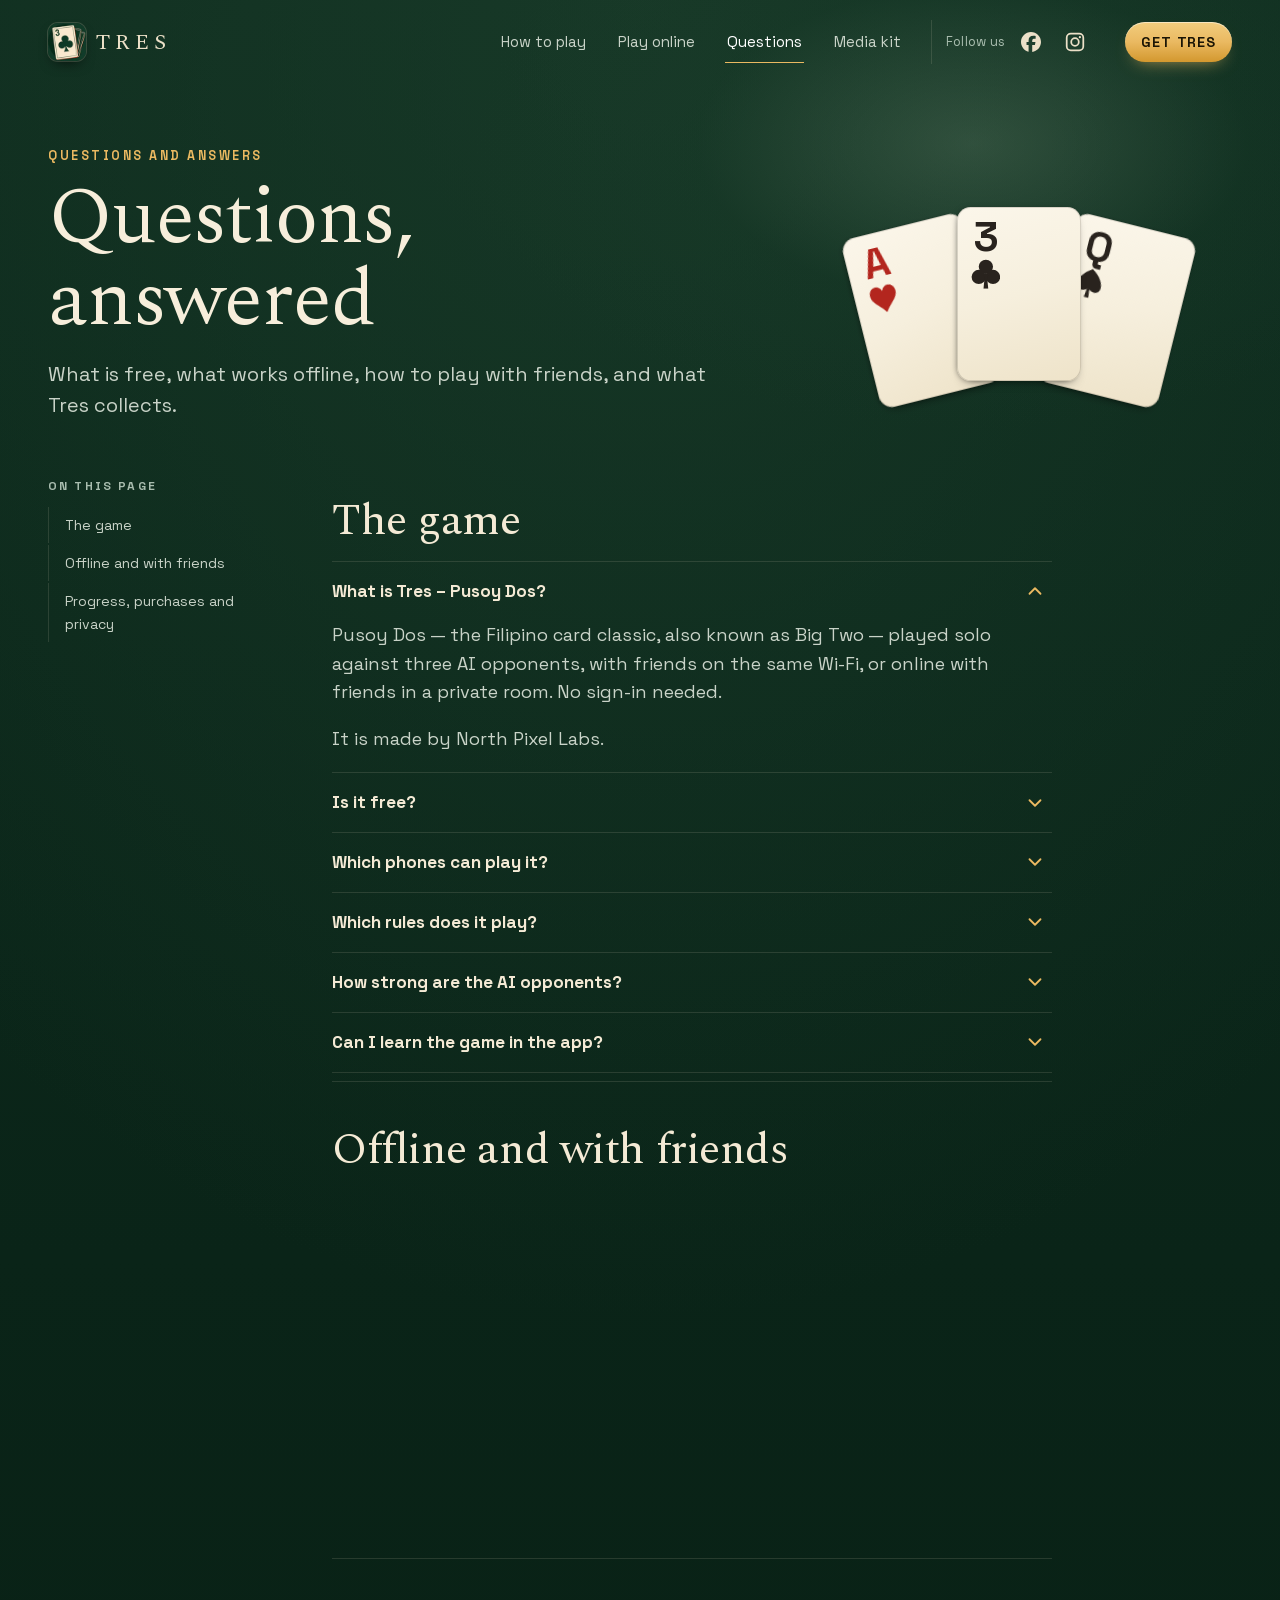
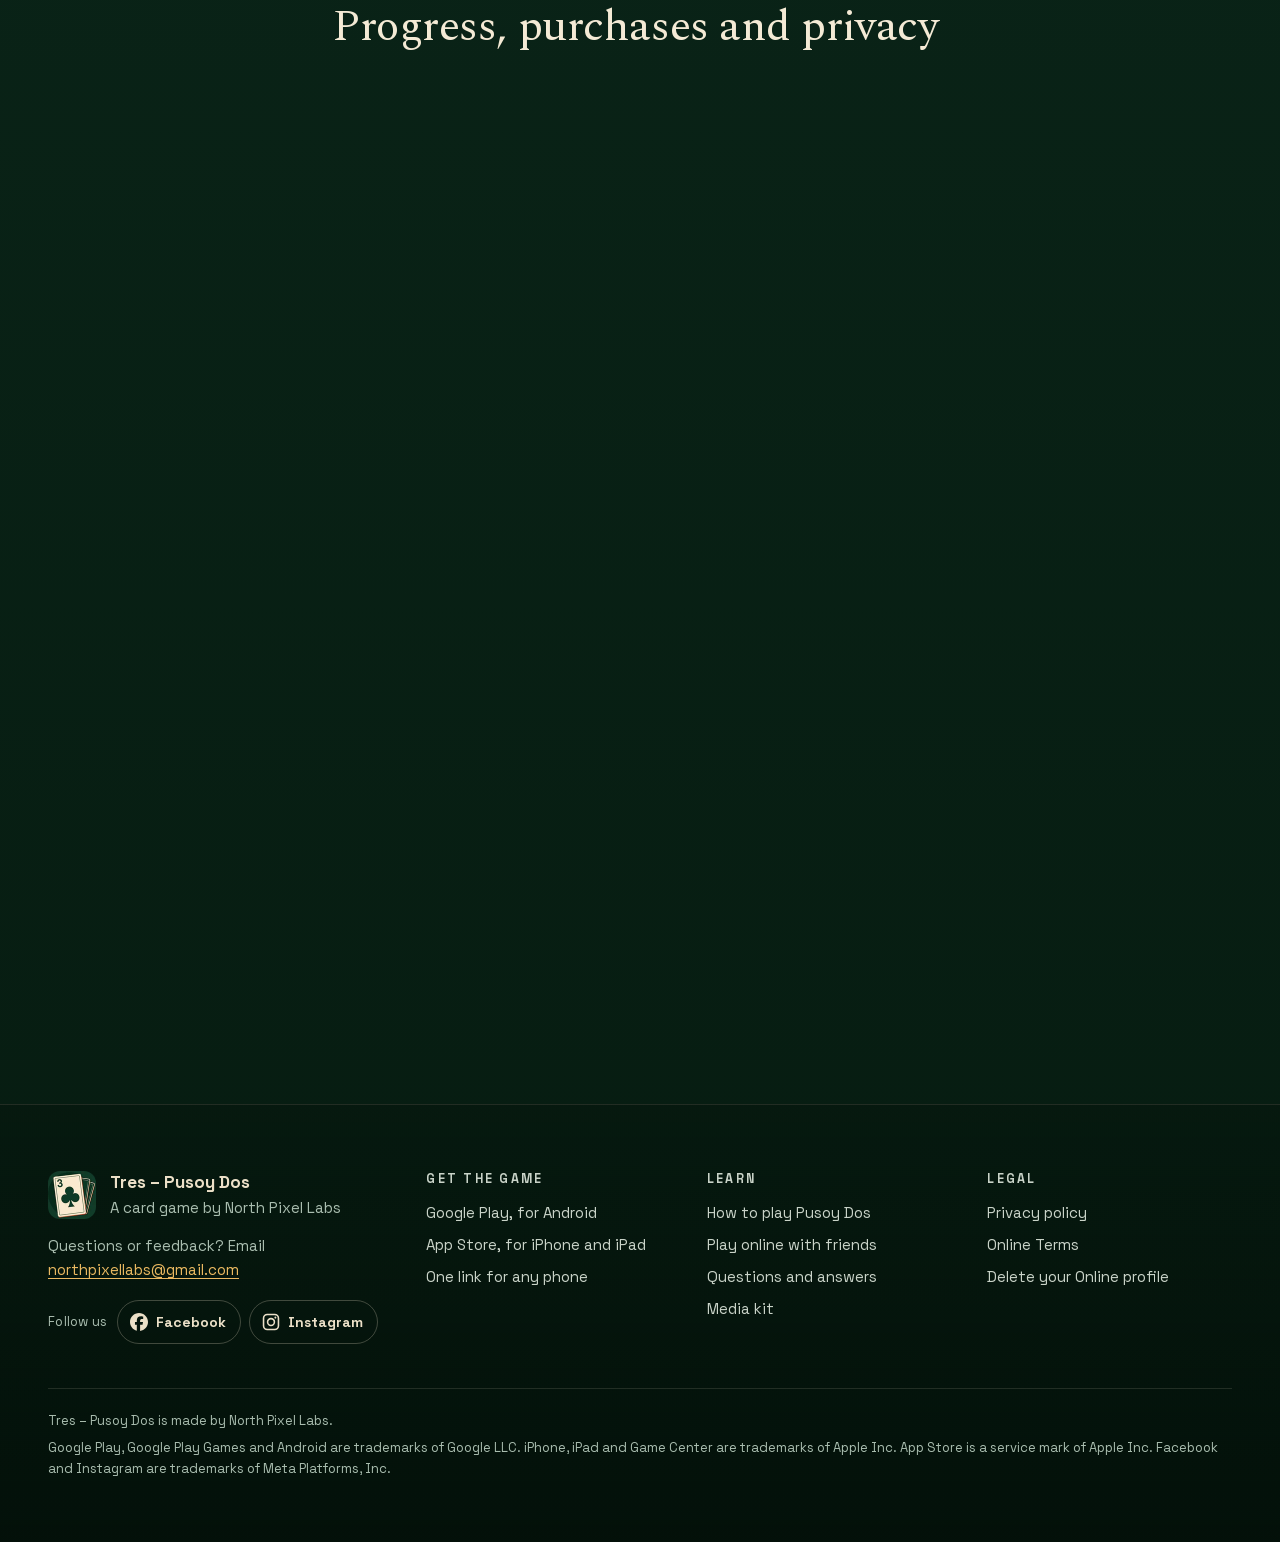
<file: faq/index.html>
<!doctype html>
<html lang="en">
<head>
<meta charset="utf-8">
<meta name="viewport" content="width=device-width, initial-scale=1, viewport-fit=cover">
<meta http-equiv="Content-Security-Policy" content="default-src 'none'; script-src 'self' 'sha256-1wtZ1gLC0241tbUYJvuuKVqgTIToWFsEZXTYoa7Qkc4='; style-src 'self'; img-src 'self'; font-src 'self'; media-src 'self'; base-uri 'none'; form-action 'none'">
<title>Questions and answers about Tres – Pusoy Dos</title>
<meta name="description" content="Is Tres – Pusoy Dos free? Can you play offline, with friends, or Android with iPhone? What do purchases change, and what data does it collect? Straight answers.">
<link rel="canonical" href="https://trespusoy.com/faq/">
<meta name="theme-color" content="#0E2C1E">
<meta name="format-detection" content="telephone=no">
<meta property="og:type" content="website">
<meta property="og:site_name" content="Tres – Pusoy Dos">
<meta property="og:url" content="https://trespusoy.com/faq/">
<meta property="og:title" content="Questions about Tres – Pusoy Dos">
<meta property="og:description" content="What is free, what works offline, how to play with friends, and what Tres collects.">
<meta property="og:image" content="https://trespusoy.com/assets/img/share-faq.jpg">
<meta property="og:image:type" content="image/jpeg">
<meta property="og:image:width" content="1200">
<meta property="og:image:height" content="630">
<meta property="og:image:alt" content="The Tres – Pusoy Dos wordmark and the words Questions and answers, beside the ace of hearts, the three of clubs and the two of spades on green felt.">
<meta property="og:locale" content="en_US">
<meta name="twitter:card" content="summary_large_image">
<link rel="icon" href="/favicon.ico" sizes="48x48">
<link rel="icon" href="/assets/img/icon-192.png" type="image/png" sizes="192x192">
<link rel="apple-touch-icon" href="/apple-touch-icon.png">
<link rel="preload" href="/assets/fonts/spectral-400.woff2" as="font" type="font/woff2" crossorigin>
<link rel="preload" href="/assets/fonts/space-grotesk-400.woff2" as="font" type="font/woff2" crossorigin>
<link rel="preload" href="/assets/fonts/space-grotesk-700.woff2" as="font" type="font/woff2" crossorigin>
<link rel="stylesheet" href="/assets/css/site.css">
<script>(function(d){var u=navigator.userAgent||'',t=navigator.maxTouchPoints||0,p='other';if(/Windows Phone/i.test(u))p='other';else if(/Android/i.test(u))p='android';else if(/iPhone|iPad|iPod/.test(u))p='ios';else if(/Macintosh/.test(u)&&t>1)p='ios';d.className+=' js is-'+p;})(document.documentElement);</script>
<script src="/assets/js/site.js" defer></script>
<script type="application/ld+json">
{
  "@context": "https://schema.org",
  "@graph": [
    {
      "@type": "FAQPage",
      "@id": "https://trespusoy.com/faq/",
      "url": "https://trespusoy.com/faq/",
      "name": "Questions and answers about Tres – Pusoy Dos",
      "inLanguage": "en",
      "isPartOf": {
        "@id": "https://trespusoy.com/#website"
      },
      "about": {
        "@id": "https://trespusoy.com/#game"
      },
      "breadcrumb": {
        "@type": "BreadcrumbList",
        "itemListElement": [
          {
            "@type": "ListItem",
            "position": 1,
            "name": "Tres – Pusoy Dos",
            "item": "https://trespusoy.com/"
          },
          {
            "@type": "ListItem",
            "position": 2,
            "name": "Questions and answers",
            "item": "https://trespusoy.com/faq/"
          }
        ]
      },
      "mainEntity": [
        {
          "@type": "Question",
          "name": "What is Tres – Pusoy Dos?",
          "acceptedAnswer": {
            "@type": "Answer",
            "text": "Pusoy Dos — the Filipino card classic, also known as Big Two — played solo against three AI opponents, with friends on the same Wi-Fi, or online with friends in a private room. No sign-in needed. It is made by North Pixel Labs."
          }
        },
        {
          "@type": "Question",
          "name": "Is it free?",
          "acceptedAnswer": {
            "@type": "Answer",
            "text": "Yes. Tres is free and shows ads: full-screen ads between games, and one small banner on Home. Never in the middle of a hand, and never in Online rooms. Watching an ad to earn Cosmetic Tokens is always your choice, and nothing in the game is locked behind an ad. With no internet connection, no ad can be loaded; one loaded before the connection dropped may still be shown. There is an optional Shop. Every purchase is cosmetic only: it changes how the table looks and sounds, never the cards, rules, or opponent strength."
          }
        },
        {
          "@type": "Question",
          "name": "Which phones can play it?",
          "acceptedAnswer": {
            "@type": "Answer",
            "text": "Android phones, from Google Play, and iPhone and iPad, from the App Store."
          }
        },
        {
          "@type": "Question",
          "name": "Which rules does it play?",
          "acceptedAnswer": {
            "@type": "Answer",
            "text": "Pusoy Dos · Philippines by default: diamonds high, no A2345 or 23456 straights, and the 3 of clubs opens every game. It also offers four more rule sets: Big 2 · Malaysia, global, Capsa Banting · Indonesia, 大老二 · Da Lao Er · Taiwan and 鋤大D · Chor Dai Di · Hong Kong. How to play teaches the rules card by card."
          }
        },
        {
          "@type": "Question",
          "name": "How strong are the AI opponents?",
          "acceptedAnswer": {
            "@type": "Answer",
            "text": "You choose Easy, Standard or Expert. Easy: the AI plays its weakest cards first and doesn’t keep track of what’s been played. It won’t break up a five-card hand to beat a play, and about one time in four it passes on a play it could have beaten. Standard: the AI keeps track of every card played and how many cards each player has left. It saves its strongest cards for later and plays to stop anyone down to two cards from going out. Expert: the AI keeps track like Standard, then looks ahead: it plays out its best options against guesses at the other hands, made from what’s been played and who passed. At every level, it never sees your cards."
          }
        },
        {
          "@type": "Question",
          "name": "Can I learn the game in the app?",
          "acceptedAnswer": {
            "@type": "Answer",
            "text": "Yes. A short, skippable tutorial covers the basics, and the full rules are one tap away whenever you need them. Switch on “Highlight playable cards” while you are learning, and switch it off when you would rather work it out yourself."
          }
        },
        {
          "@type": "Question",
          "name": "Can I play without the internet?",
          "acceptedAnswer": {
            "@type": "Answer",
            "text": "Yes. Solo and same Wi-Fi play run on your devices. Start a hand on the bus, in a queue, or with no signal at all: only Online play needs the internet."
          }
        },
        {
          "@type": "Question",
          "name": "How do I play with friends in the same room?",
          "acceptedAnswer": {
            "@type": "Answer",
            "text": "Put every phone on the same Wi-Fi: up to 4 players, no internet and no account. One person hosts a room, and friends join with its Room Code or the host’s QR code. AI fills any open seats. See the steps."
          }
        },
        {
          "@type": "Question",
          "name": "How do I play with friends who are far away?",
          "acceptedAnswer": {
            "@type": "Answer",
            "text": "Make a private Online room and share its code, or invite a friend by their Player Code. Everyone at the table is invited or approved, AI fills any open seats, and there are no ads in Online rooms. See the steps."
          }
        },
        {
          "@type": "Question",
          "name": "Can Android and iPhone players play together?",
          "acceptedAnswer": {
            "@type": "Answer",
            "text": "Yes, in Online rooms: Android, iPhone and iPad players play together there. For a group with both, make an Online room."
          }
        },
        {
          "@type": "Question",
          "name": "Is there public matchmaking or chat?",
          "acceptedAnswer": {
            "@type": "Answer",
            "text": "No public matchmaking and no typed chat — just quick expressions to tap. Everyone at an Online table is invited or approved."
          }
        },
        {
          "@type": "Question",
          "name": "Do I need an account?",
          "acceptedAnswer": {
            "@type": "Answer",
            "text": "No. Solo and same Wi-Fi play need no account, and Online play needs no sign-in: it makes a private guest profile for you."
          }
        },
        {
          "@type": "Question",
          "name": "What if I close the app in the middle of a game?",
          "acceptedAnswer": {
            "@type": "Answer",
            "text": "Close the app in the middle of a hand and come back to the same table — same cards, same turn, same position."
          }
        },
        {
          "@type": "Question",
          "name": "Can I keep my progress on a new phone?",
          "acceptedAnswer": {
            "@type": "Answer",
            "text": "On Android, if you choose to sign in to Google Play Games, your Milestones appear as achievements on your Play Games profile, and your progress can be backed up to your own Google account and restored on another phone. On iPhone and iPad, if you sign in to Game Center, your progress can be backed up to your own iCloud and restored on another iPhone or iPad signed in to Game Center with the same Apple Account. The two backups are separate: moving between Android and an iPhone or iPad carries neither. A purchase belongs to the store it was made in: Google Play purchases are restored on Android, and App Store purchases on iPhone and iPad. The game is complete without either sign-in. Your Online profile is separate: on Android you can protect it with Play Games, and on iPhone and iPad it stays on that device."
          }
        },
        {
          "@type": "Question",
          "name": "What can I buy, and what does it change?",
          "acceptedAnswer": {
            "@type": "Answer",
            "text": "Unlock complete table themes with Cosmetic Tokens earned by playing and collecting Milestones, or buy a theme or token bundle in the optional Shop. Every purchase is cosmetic only: it changes how the table looks and sounds, never the cards, rules, or opponent strength. Google Play on Android and the App Store on iPhone and iPad handle Shop payments; North Pixel Labs does not receive your payment-card details."
          }
        },
        {
          "@type": "Question",
          "name": "What does Tres collect?",
          "acceptedAnswer": {
            "@type": "Answer",
            "text": "Local play runs on your device. Nearby play sends room information to the other phones on your local network. Optional Online play uses our server and a private guest profile; no sign-in is required. Google serves the ads, outside Online rooms. To serve and measure ads, Google may collect data from your device, such as your device's advertising ID, IP address and basic device information, under Google's own privacy policy. You choose whether ads may be personalized; if you decline, you see non-personalized ads. There are no North Pixel Labs gameplay analytics, and North Pixel Labs never sells player data. The privacy policy says exactly what is stored and sent, and for how long."
          }
        },
        {
          "@type": "Question",
          "name": "Who is Tres for?",
          "acceptedAnswer": {
            "@type": "Answer",
            "text": "The game is intended for players 13 and older and is not directed at children."
          }
        },
        {
          "@type": "Question",
          "name": "How do I delete my Online profile?",
          "acceptedAnswer": {
            "@type": "Answer",
            "text": "Use Online profile → Delete online profile in the app and confirm, or email northpixellabs@gmail.com to request help or deletion from outside the app. On iPhone and iPad, delete your Online profile in the app before you delete the app or change devices if you want it removed sooner. Uninstalling does not itself delete it. Delete your Online profile has the details."
          }
        },
        {
          "@type": "Question",
          "name": "Does it work with a screen reader?",
          "acceptedAnswer": {
            "@type": "Answer",
            "text": "Switch on four-colour suits for faster reading, and size the text to suit you. On Android, every play at the table is narrated by your screen reader. On iPhone and iPad, narration with VoiceOver has not been confirmed yet, so we don’t promise it there."
          }
        },
        {
          "@type": "Question",
          "name": "How do I get in touch?",
          "acceptedAnswer": {
            "@type": "Answer",
            "text": "Email North Pixel Labs at northpixellabs@gmail.com."
          }
        }
      ]
    }
  ]
}
</script>
</head>
<body>
<a class="skip" href="#main">Skip to content</a>
<!-- partial:sprite -->
<svg class="sprite" aria-hidden="true" focusable="false">
  <!-- The game's own suit marks (card_face.dart, suitUnitPath), in a 100-unit square. -->
  <symbol id="s-c" viewBox="0 0 100 100"><circle cx="50" cy="26" r="24"/><circle cx="26" cy="60" r="24"/><circle cx="74" cy="60" r="24"/><circle cx="50" cy="55" r="7"/><path d="M42 100h16l-4-40h-8z"/></symbol>
  <symbol id="s-s" viewBox="0 0 100 100"><path d="M50 2C-15 45 8 98 50 70C92 98 115 45 50 2Z"/><path d="M42 100h16l-4-30h-8z"/></symbol>
  <symbol id="s-h" viewBox="0 0 100 100"><path d="M50 22C45.5 10 37.5 5 29 5C16 5 6 16 6 31C6 56 37 73 50 95C63 73 94 56 94 31C94 16 84 5 71 5C62.5 5 54.5 10 50 22Z"/></symbol>
  <symbol id="s-d" viewBox="0 0 100 100"><path d="M50 1Q65.69 26.9 85.28 50Q65.69 73.1 50 99Q34.31 73.1 14.72 50Q34.31 26.9 50 1Z"/></symbol>
  <symbol id="i-arrow" viewBox="0 0 24 24"><path fill="none" stroke="currentColor" stroke-width="2" stroke-linecap="round" stroke-linejoin="round" d="M4 12h15m-6-6 6 6-6 6"/></symbol>
  <symbol id="i-play" viewBox="0 0 24 24"><path d="M6 3.8v16.4a1 1 0 0 0 1.5.86l13.7-8.2a1 1 0 0 0 0-1.72L7.5 2.94A1 1 0 0 0 6 3.8Z"/></symbol>
  <symbol id="i-pause" viewBox="0 0 24 24"><rect x="5" y="3" width="5" height="18" rx="1.2"/><rect x="14" y="3" width="5" height="18" rx="1.2"/></symbol>
  <symbol id="i-menu" viewBox="0 0 24 24"><path fill="none" stroke="currentColor" stroke-width="1.8" stroke-linecap="round" d="M4 7h16M4 12h16M4 17h10"/></symbol>
  <symbol id="i-wifi" viewBox="0 0 24 24"><path fill="none" stroke="currentColor" stroke-width="1.8" stroke-linecap="round" d="M2.5 9.5a14 14 0 0 1 19 0M5.8 13a9 9 0 0 1 12.4 0M9.1 16.4a4.2 4.2 0 0 1 5.8 0"/><circle cx="12" cy="19.6" r="1.4"/></symbol>
  <symbol id="i-robot" viewBox="0 0 24 24"><path fill-rule="evenodd" d="M12 2.2a1.4 1.4 0 0 1 .7 2.6v1.7H17a3 3 0 0 1 3 3v7.3a3 3 0 0 1-3 3H7a3 3 0 0 1-3-3V9.5a3 3 0 0 1 3-3h4.3V4.8A1.4 1.4 0 0 1 12 2.2ZM9 11a1.6 1.6 0 1 0 0 3.2A1.6 1.6 0 0 0 9 11Zm6 0a1.6 1.6 0 1 0 0 3.2A1.6 1.6 0 0 0 15 11Z"/></symbol>
  <symbol id="i-person" viewBox="0 0 24 24"><circle cx="12" cy="8" r="4"/><path d="M4 21c0-4.4 3.6-7 8-7s8 2.6 8 7z"/></symbol>
  <symbol id="i-download" viewBox="0 0 24 24"><path fill="none" stroke="currentColor" stroke-width="2" stroke-linecap="round" stroke-linejoin="round" d="M12 4v11m-5-5 5 5 5-5M5 20h14"/></symbol>
  <symbol id="i-chevron" viewBox="0 0 24 24"><path fill="none" stroke="currentColor" stroke-width="2" stroke-linecap="round" stroke-linejoin="round" d="m6 9 6 6 6-6"/></symbol>
  <symbol id="i-zoom" viewBox="0 0 24 24"><path fill="none" stroke="currentColor" stroke-width="2" stroke-linecap="round" d="M4 9V4h5M20 9V4h-5M4 15v5h5M20 15v5h-5"/></symbol>
  <symbol id="i-close" viewBox="0 0 24 24"><path fill="none" stroke="currentColor" stroke-width="2" stroke-linecap="round" d="m6 6 12 12M18 6 6 18"/></symbol>
  <!-- Facebook's "f" mark and Instagram's glyph, trademarks of Meta Platforms, Inc., drawn in their standard shapes to link to the game's own pages. -->
  <symbol id="i-facebook" viewBox="0 0 24 24"><path d="M9.101 23.691v-7.98H6.627v-3.667h2.474v-1.58c0-4.085 1.848-5.978 5.858-5.978.401 0 .955.042 1.468.103a8.68 8.68 0 0 1 1.141.195v3.325a8.623 8.623 0 0 0-.653-.036 26.805 26.805 0 0 0-.733-.009c-.707 0-1.259.096-1.675.309a1.686 1.686 0 0 0-.679.622c-.258.42-.374.995-.374 1.752v1.297h3.919l-.386 2.103-.287 1.564h-3.246v8.245C19.396 23.238 24 18.179 24 12.044c0-6.627-5.373-12-12-12s-12 5.373-12 12c0 5.628 3.874 10.35 9.101 11.647Z"/></symbol>
  <symbol id="i-instagram" viewBox="0 0 24 24"><path fill-rule="evenodd" d="M7 1h10a6 6 0 0 1 6 6v10a6 6 0 0 1-6 6H7a6 6 0 0 1-6-6V7a6 6 0 0 1 6-6Zm0 2.1A3.9 3.9 0 0 0 3.1 7v10A3.9 3.9 0 0 0 7 20.9h10a3.9 3.9 0 0 0 3.9-3.9V7A3.9 3.9 0 0 0 17 3.1Z"/><path fill-rule="evenodd" d="M12 6.4a5.6 5.6 0 1 1 0 11.2 5.6 5.6 0 0 1 0-11.2Zm0 2.1a3.5 3.5 0 1 0 0 7 3.5 3.5 0 0 0 0-7Z"/><circle cx="17.85" cy="6.15" r="1.35"/></symbol>
</svg>
<!-- /partial:sprite -->
<!-- partial:header -->
<header class="site-header">
  <div class="wrap site-header__bar">
    <a class="brand" href="/" aria-label="Tres – Pusoy Dos, home">
      <img src="/assets/img/icon-96.webp" width="34" height="34" alt="">
      <span class="brand__word" aria-hidden="true">Tres</span>
    </a>
    <nav class="nav" aria-label="Main">
      <a href="/how-to-play/">How to play</a>
      <a href="/play-online/">Play online</a>
      <a href="/faq/" aria-current="page">Questions</a>
      <a href="/media-kit/">Media kit</a>
    </nav>
    <div class="follow follow--header" role="group" aria-label="Follow us">
      <span class="follow__label" aria-hidden="true">Follow us</span>
      <a class="follow__icon" href="https://www.facebook.com/trespusoydos" rel="noreferrer" aria-label="Tres – Pusoy Dos on Facebook"><svg aria-hidden="true"><use href="#i-facebook"/></svg></a><a class="follow__icon" href="https://www.instagram.com/trespusoydos/" rel="noreferrer" aria-label="Tres – Pusoy Dos on Instagram"><svg aria-hidden="true"><use href="#i-instagram"/></svg></a>
    </div>
    <a class="btn btn--gold" href="/get/" data-get>Get Tres</a>
    <details class="menu">
      <summary aria-label="Menu"><svg aria-hidden="true"><use href="#i-menu"/></svg></summary>
      <nav class="menu__panel" aria-label="Main">
        <a href="/">Home</a>
        <a href="/how-to-play/">How to play Pusoy Dos</a>
        <a href="/play-online/">Play online with friends</a>
        <a href="/faq/" aria-current="page">Questions and answers</a>
        <a href="/media-kit/">Media kit</a>
        <div class="follow follow--menu" role="group" aria-label="Follow us">
          <span class="follow__label">Follow us</span>
          <a class="follow__pill" href="https://www.facebook.com/trespusoydos" rel="noreferrer" aria-label="Tres – Pusoy Dos on Facebook"><svg aria-hidden="true"><use href="#i-facebook"/></svg><span>Facebook</span></a><a class="follow__pill" href="https://www.instagram.com/trespusoydos/" rel="noreferrer" aria-label="Tres – Pusoy Dos on Instagram"><svg aria-hidden="true"><use href="#i-instagram"/></svg><span>Instagram</span></a>
        </div>
      </nav>
    </details>
  </div>
</header>
<!-- /partial:header -->
<main id="main">
  <section class="page-head" aria-labelledby="title" data-getbar-start>
    <div class="wrap page-head__inner">
      <div>
        <p class="eyebrow">Questions and answers</p>
        <h1 class="h1" id="title">Questions, answered</h1>
        <p class="lead">What is free, what works offline, how to play with friends, and what Tres collects.</p>
<!-- partial:follow -->
<div class="follow follow--top" role="group" aria-label="Follow us">
  <span class="follow__label">Follow us</span>
  <a class="follow__pill" href="https://www.facebook.com/trespusoydos" rel="noreferrer" aria-label="Tres – Pusoy Dos on Facebook"><svg aria-hidden="true"><use href="#i-facebook"/></svg><span>Facebook</span></a><a class="follow__pill" href="https://www.instagram.com/trespusoydos/" rel="noreferrer" aria-label="Tres – Pusoy Dos on Instagram"><svg aria-hidden="true"><use href="#i-instagram"/></svg><span>Instagram</span></a>
</div>
<!-- /partial:follow -->
      </div>
      <div class="page-head__art" aria-hidden="true"><span class="fan3"><span class="pc is-red"><b>A<svg class="suit"><use href="#s-h"/></svg></b></span><span class="pc is-black"><b>Q<svg class="suit"><use href="#s-s"/></svg></b></span><span class="pc is-black"><b>3<svg class="suit"><use href="#s-c"/></svg></b></span></span></div>
    </div>
  </section>

  <div class="wrap page-body">
    <nav class="toc" aria-labelledby="toc-title">
      <p class="toc__title" id="toc-title">On this page</p>
      <ol>
          <li><a href="#game">The game</a></li>
          <li><a href="#friends">Offline and with friends</a></li>
          <li><a href="#progress">Progress, purchases and privacy</a></li>
      </ol>
    </nav>

    <article class="prose">
      <section id="game" aria-labelledby="game-h">
        <h2 id="game-h">The game</h2>
        <div class="qa" data-reveal>
          <details open>
            <summary>What is Tres – Pusoy Dos?<svg aria-hidden="true"><use href="#i-chevron"/></svg></summary>
            <div class="qa__a"><p>Pusoy Dos — the Filipino card classic, also known as Big Two — played solo against three AI opponents, with friends on the same Wi-Fi, or online with friends in a private room. No sign-in needed.</p><p>It is made by North Pixel Labs.</p></div>
          </details>
          <details>
            <summary>Is it free?<svg aria-hidden="true"><use href="#i-chevron"/></svg></summary>
            <div class="qa__a"><p>Yes. Tres is free and shows ads: full-screen ads between games, and one small banner on Home. Never in the middle of a hand, and never in Online rooms. Watching an ad to earn Cosmetic Tokens is always your choice, and nothing in the game is locked behind an ad. With no internet connection, no ad can be loaded; one loaded before the connection dropped may still be shown.</p><p>There is an optional Shop. Every purchase is cosmetic only: it changes how the table looks and sounds, never the cards, rules, or opponent strength.</p></div>
          </details>
          <details>
            <summary>Which phones can play it?<svg aria-hidden="true"><use href="#i-chevron"/></svg></summary>
            <div class="qa__a"><p>Android phones, from Google Play, and iPhone and iPad, from the App Store.</p></div>
          </details>
          <details>
            <summary>Which rules does it play?<svg aria-hidden="true"><use href="#i-chevron"/></svg></summary>
            <div class="qa__a"><p>Pusoy Dos · Philippines by default: diamonds high, no A2345 or 23456 straights, and the 3 of clubs opens every game. It also offers four more rule sets: Big 2 · Malaysia, global, Capsa Banting · Indonesia, <span lang="zh-Hant">大老二</span> · Da Lao Er · Taiwan and <span lang="zh-Hant">鋤大D</span> · Chor Dai Di · Hong Kong. <a href="/how-to-play/">How to play</a> teaches the rules card by card.</p></div>
          </details>
          <details>
            <summary>How strong are the AI opponents?<svg aria-hidden="true"><use href="#i-chevron"/></svg></summary>
            <div class="qa__a"><p>You choose Easy, Standard or Expert.</p><p>Easy: the AI plays its weakest cards first and doesn’t keep track of what’s been played. It won’t break up a five-card hand to beat a play, and about one time in four it passes on a play it could have beaten.</p><p>Standard: the AI keeps track of every card played and how many cards each player has left. It saves its strongest cards for later and plays to stop anyone down to two cards from going out.</p><p>Expert: the AI keeps track like Standard, then looks ahead: it plays out its best options against guesses at the other hands, made from what’s been played and who passed.</p><p>At every level, it never sees your cards.</p></div>
          </details>
          <details>
            <summary>Can I learn the game in the app?<svg aria-hidden="true"><use href="#i-chevron"/></svg></summary>
            <div class="qa__a"><p>Yes. A short, skippable tutorial covers the basics, and the full rules are one tap away whenever you need them. Switch on “Highlight playable cards” while you are learning, and switch it off when you would rather work it out yourself.</p></div>
          </details>
        </div>
      </section>
      <section id="friends" aria-labelledby="friends-h">
        <h2 id="friends-h">Offline and with friends</h2>
        <div class="qa" data-reveal>
          <details>
            <summary>Can I play without the internet?<svg aria-hidden="true"><use href="#i-chevron"/></svg></summary>
            <div class="qa__a"><p>Yes. Solo and same Wi-Fi play run on your devices. Start a hand on the bus, in a queue, or with no signal at all: only Online play needs the internet.</p></div>
          </details>
          <details>
            <summary>How do I play with friends in the same room?<svg aria-hidden="true"><use href="#i-chevron"/></svg></summary>
            <div class="qa__a"><p>Put every phone on the same Wi-Fi: up to 4 players, no internet and no account. One person hosts a room, and friends join with its Room Code or the host’s QR code. AI fills any open seats. <a href="/play-online/#wifi">See the steps</a>.</p></div>
          </details>
          <details>
            <summary>How do I play with friends who are far away?<svg aria-hidden="true"><use href="#i-chevron"/></svg></summary>
            <div class="qa__a"><p>Make a private Online room and share its code, or invite a friend by their Player Code. Everyone at the table is invited or approved, AI fills any open seats, and there are no ads in Online rooms. <a href="/play-online/#online">See the steps</a>.</p></div>
          </details>
          <details>
            <summary>Can Android and iPhone players play together?<svg aria-hidden="true"><use href="#i-chevron"/></svg></summary>
            <div class="qa__a"><p>Yes, in Online rooms: Android, iPhone and iPad players play together there. For a group with both, make an Online room.</p></div>
          </details>
          <details>
            <summary>Is there public matchmaking or chat?<svg aria-hidden="true"><use href="#i-chevron"/></svg></summary>
            <div class="qa__a"><p>No public matchmaking and no typed chat — just quick expressions to tap. Everyone at an Online table is invited or approved.</p></div>
          </details>
          <details>
            <summary>Do I need an account?<svg aria-hidden="true"><use href="#i-chevron"/></svg></summary>
            <div class="qa__a"><p>No. Solo and same Wi-Fi play need no account, and Online play needs no sign-in: it makes a private guest profile for you.</p></div>
          </details>
        </div>
      </section>
      <section id="progress" aria-labelledby="progress-h">
        <h2 id="progress-h">Progress, purchases and privacy</h2>
        <div class="qa" data-reveal>
          <details>
            <summary>What if I close the app in the middle of a game?<svg aria-hidden="true"><use href="#i-chevron"/></svg></summary>
            <div class="qa__a"><p>Close the app in the middle of a hand and come back to the same table — same cards, same turn, same position.</p></div>
          </details>
          <details>
            <summary>Can I keep my progress on a new phone?<svg aria-hidden="true"><use href="#i-chevron"/></svg></summary>
            <div class="qa__a"><p>On Android, if you choose to sign in to Google Play Games, your Milestones appear as achievements on your Play Games profile, and your progress can be backed up to your own Google account and restored on another phone.</p><p>On iPhone and iPad, if you sign in to Game Center, your progress can be backed up to your own iCloud and restored on another iPhone or iPad signed in to Game Center with the same Apple Account.</p><p>The two backups are separate: moving between Android and an iPhone or iPad carries neither. A purchase belongs to the store it was made in: Google Play purchases are restored on Android, and App Store purchases on iPhone and iPad.</p><p>The game is complete without either sign-in. Your Online profile is separate: on Android you can protect it with Play Games, and on iPhone and iPad it stays on that device.</p></div>
          </details>
          <details>
            <summary>What can I buy, and what does it change?<svg aria-hidden="true"><use href="#i-chevron"/></svg></summary>
            <div class="qa__a"><p>Unlock complete table themes with Cosmetic Tokens earned by playing and collecting Milestones, or buy a theme or token bundle in the optional Shop. Every purchase is cosmetic only: it changes how the table looks and sounds, never the cards, rules, or opponent strength.</p><p>Google Play on Android and the App Store on iPhone and iPad handle Shop payments; North Pixel Labs does not receive your payment-card details.</p></div>
          </details>
          <details>
            <summary>What does Tres collect?<svg aria-hidden="true"><use href="#i-chevron"/></svg></summary>
            <div class="qa__a"><p>Local play runs on your device. Nearby play sends room information to the other phones on your local network. Optional Online play uses our server and a private guest profile; no sign-in is required.</p><p>Google serves the ads, outside Online rooms. To serve and measure ads, Google may collect data from your device, such as your device's advertising ID, IP address and basic device information, under Google's own privacy policy. You choose whether ads may be personalized; if you decline, you see non-personalized ads.</p><p>There are no North Pixel Labs gameplay analytics, and North Pixel Labs never sells player data. The <a href="https://northpixelhq.github.io/pusoy/privacy-policy">privacy policy</a> says exactly what is stored and sent, and for how long.</p></div>
          </details>
          <details>
            <summary>Who is Tres for?<svg aria-hidden="true"><use href="#i-chevron"/></svg></summary>
            <div class="qa__a"><p>The game is intended for players 13 and older and is not directed at children.</p></div>
          </details>
          <details>
            <summary>How do I delete my Online profile?<svg aria-hidden="true"><use href="#i-chevron"/></svg></summary>
            <div class="qa__a"><p>Use Online profile → Delete online profile in the app and confirm, or email <a href="mailto:northpixellabs@gmail.com">northpixellabs@gmail.com</a> to request help or deletion from outside the app.</p><p>On iPhone and iPad, delete your Online profile in the app before you delete the app or change devices if you want it removed sooner. Uninstalling does not itself delete it. <a href="https://northpixelhq.github.io/pusoy/delete-online-profile">Delete your Online profile</a> has the details.</p></div>
          </details>
          <details>
            <summary>Does it work with a screen reader?<svg aria-hidden="true"><use href="#i-chevron"/></svg></summary>
            <div class="qa__a"><p>Switch on four-colour suits for faster reading, and size the text to suit you.</p><p>On Android, every play at the table is narrated by your screen reader. On iPhone and iPad, narration with VoiceOver has not been confirmed yet, so we don’t promise it there.</p></div>
          </details>
          <details>
            <summary>How do I get in touch?<svg aria-hidden="true"><use href="#i-chevron"/></svg></summary>
            <div class="qa__a"><p>Email North Pixel Labs at <a href="mailto:northpixellabs@gmail.com">northpixellabs@gmail.com</a>.</p></div>
          </details>
        </div>
      </section>
    </article>
  </div>
  <div class="wrap">
    <section class="cta-band" aria-labelledby="cta-title" data-reveal data-final>
      <h2 class="h2" id="cta-title">Still curious? Deal a hand.</h2>
      <p class="lead">Free on Google Play for Android, and on the App Store for iPhone and iPad.</p>
      <div class="stores stores--pair">
        <a class="store store--gold" data-store="play" href="https://play.google.com/store/apps/details?id=dev.tres.app">
          <span><span class="store__pre">For Android</span><span class="store__name">Google Play</span></span>
          <svg class="store__arrow" aria-hidden="true"><use href="#i-arrow"/></svg>
        </a>
        <a class="store store--gold" data-store="apple" href="https://apps.apple.com/app/id6815482151">
          <span><span class="store__pre">For iPhone and iPad</span><span class="store__name">App Store</span></span>
          <svg class="store__arrow" aria-hidden="true"><use href="#i-arrow"/></svg>
        </a>
      </div>
    </section>

  </div>
</main>
<!-- partial:getbar -->
<div class="getbar" data-getbar aria-hidden="true">
  <img src="/assets/img/icon-96.webp" width="40" height="40" alt="">
  <div class="getbar__text"><b>Tres – Pusoy Dos</b><span>Free · No sign-in needed</span></div>
  <a class="btn btn--gold" href="/get/" data-get tabindex="-1">Get Tres</a>
</div>
<!-- /partial:getbar -->
<!-- partial:footer -->
<footer class="site-footer">
  <div class="wrap">
    <div class="footer__grid">
      <div>
        <div class="footer__brand">
          <img src="/assets/img/icon-96.webp" width="48" height="48" loading="lazy" decoding="async" alt="">
          <div><b>Tres – Pusoy Dos</b>A card game by North Pixel Labs</div>
        </div>
        <p>Questions or feedback? Email <a href="mailto:northpixellabs@gmail.com">northpixellabs@gmail.com</a></p>
        <div class="follow follow--footer" role="group" aria-label="Follow us">
          <span class="follow__label">Follow us</span>
          <a class="follow__pill" href="https://www.facebook.com/trespusoydos" rel="noreferrer" aria-label="Tres – Pusoy Dos on Facebook"><svg aria-hidden="true"><use href="#i-facebook"/></svg><span>Facebook</span></a><a class="follow__pill" href="https://www.instagram.com/trespusoydos/" rel="noreferrer" aria-label="Tres – Pusoy Dos on Instagram"><svg aria-hidden="true"><use href="#i-instagram"/></svg><span>Instagram</span></a>
        </div>
      </div>
      <nav class="footer__col" aria-labelledby="f-get">
        <h2 id="f-get">Get the game</h2>
        <ul>
          <li><a href="https://play.google.com/store/apps/details?id=dev.tres.app">Google Play, for Android</a></li>
          <li><a href="https://apps.apple.com/app/id6815482151">App Store, for iPhone and iPad</a></li>
          <li><a href="/get/">One link for any phone</a></li>
        </ul>
      </nav>
      <nav class="footer__col" aria-labelledby="f-learn">
        <h2 id="f-learn">Learn</h2>
        <ul>
          <li><a href="/how-to-play/">How to play Pusoy Dos</a></li>
          <li><a href="/play-online/">Play online with friends</a></li>
          <li><a href="/faq/" aria-current="page">Questions and answers</a></li>
          <li><a href="/media-kit/">Media kit</a></li>
        </ul>
      </nav>
      <nav class="footer__col" aria-labelledby="f-legal">
        <h2 id="f-legal">Legal</h2>
        <ul>
          <li><a href="https://northpixelhq.github.io/pusoy/privacy-policy">Privacy policy</a></li>
          <li><a href="https://northpixelhq.github.io/pusoy/online-terms">Online Terms</a></li>
          <li><a href="https://northpixelhq.github.io/pusoy/delete-online-profile">Delete your Online profile</a></li>
        </ul>
      </nav>
    </div>
    <div class="footer__legal">
      <p>Tres – Pusoy Dos is made by North Pixel Labs.</p>
      <p>Google Play, Google Play Games and Android are trademarks of Google LLC. iPhone, iPad and Game Center are trademarks of Apple Inc. App Store is a service mark of Apple Inc. Facebook and Instagram are trademarks of Meta Platforms, Inc.</p>
    </div>
  </div>
</footer>
<!-- /partial:footer -->
</body>
</html>
</file>
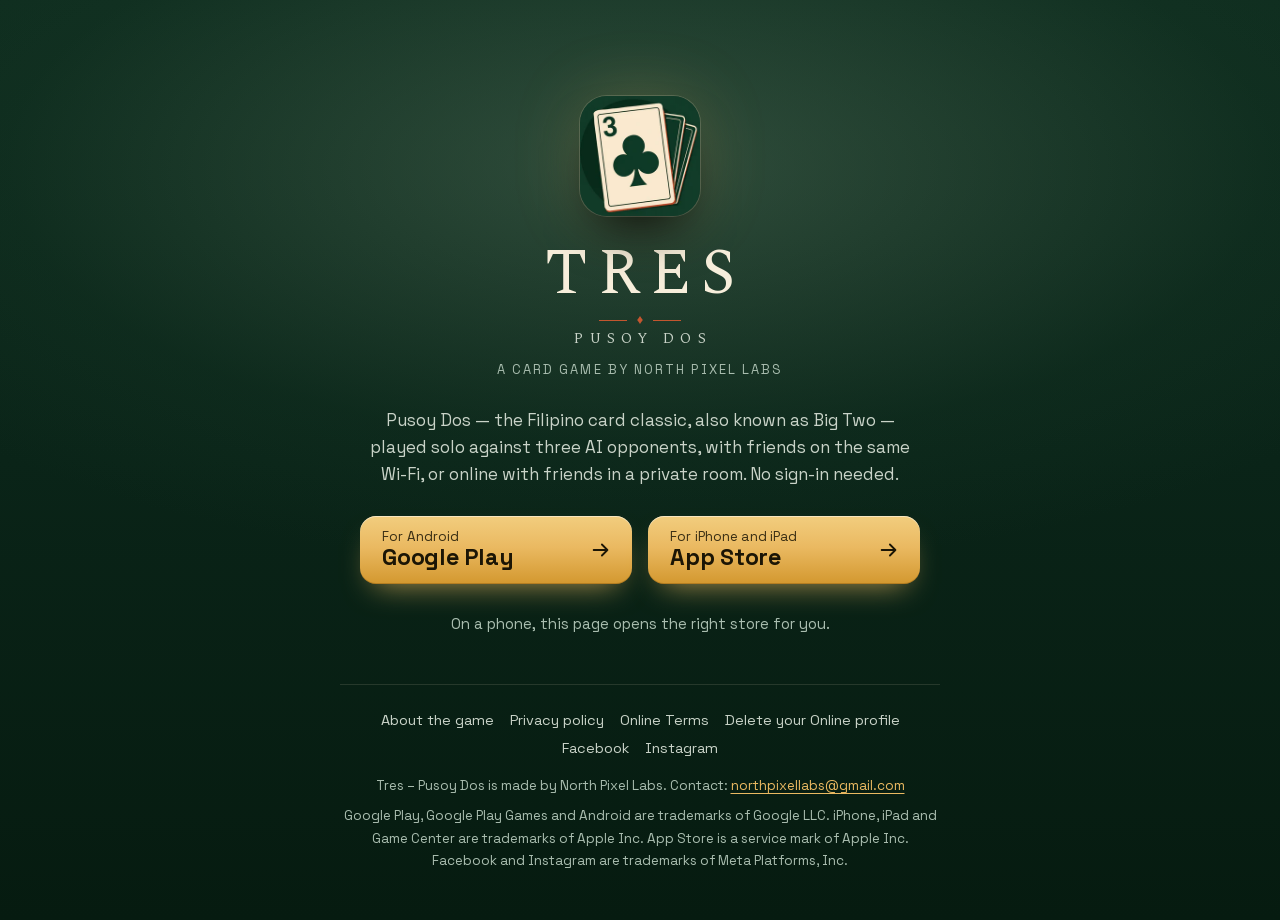
<file: get/index.html>
<!doctype html>
<html lang="en">
<head>
<meta charset="utf-8">
<meta http-equiv="Content-Security-Policy" content="default-src 'none'; script-src 'self' 'sha256-qrorX+r3ZKvhvqURAsoeesBZck0CXR+bJHAo8876iy8='; style-src 'self' 'sha256-uk82n0WhzHBtoCvqnJNocx49YqqdV+Jajmfe75rXnOE='; img-src 'self'; font-src 'self'; base-uri 'none'; form-action 'none'">
<meta name="viewport" content="width=device-width, initial-scale=1, viewport-fit=cover">
<title>Get Tres – Pusoy Dos</title>
<meta name="description" content="Get Tres – Pusoy Dos, the Filipino card classic also known as Big Two: free on Google Play for Android and on the App Store for iPhone and iPad.">
<link rel="canonical" href="https://trespusoy.com/get/">
<meta name="theme-color" content="#0E2C1E">
<meta name="format-detection" content="telephone=no">
<meta property="og:type" content="website">
<meta property="og:site_name" content="Tres – Pusoy Dos">
<meta property="og:url" content="https://trespusoy.com/get/">
<meta property="og:title" content="Tres – Pusoy Dos">
<meta property="og:description" content="Pusoy Dos solo, with friends on one Wi-Fi, or online in a private room. Free on Google Play and the App Store.">
<meta property="og:image" content="https://trespusoy.com/assets/img/share.jpg">
<meta property="og:image:type" content="image/jpeg">
<meta property="og:image:width" content="1200">
<meta property="og:image:height" content="630">
<meta property="og:image:alt" content="The Tres – Pusoy Dos wordmark on green felt beside the ace of hearts, the two of spades and the three of clubs.">
<meta property="og:locale" content="en_US">
<meta name="twitter:card" content="summary_large_image">
<link rel="icon" href="/favicon.ico" sizes="48x48">
<link rel="icon" href="/assets/img/icon-192.png" type="image/png" sizes="192x192">
<link rel="apple-touch-icon" href="/apple-touch-icon.png">
<link rel="preload" href="/assets/fonts/spectral-400.woff2" as="font" type="font/woff2" crossorigin>
<link rel="preload" href="/assets/fonts/space-grotesk-700.woff2" as="font" type="font/woff2" crossorigin>
<style>
  /* The download link. Self-contained: one request, then the store. */
  @font-face { font-family: "Space Grotesk"; src: url("/assets/fonts/space-grotesk-400.woff2") format("woff2"); font-weight: 400; font-display: swap; }
  @font-face { font-family: "Space Grotesk"; src: url("/assets/fonts/space-grotesk-700.woff2") format("woff2"); font-weight: 700; font-display: swap; }
  @font-face { font-family: "Spectral"; src: url("/assets/fonts/spectral-400.woff2") format("woff2"); font-weight: 400; font-display: swap; }
  :root {
    color-scheme: dark;
    --felt: #0E2C1E; --felt-low: #0A2418; --felt-shade: #061B10;
    --text: #ECE0C8; --text-soft: #C9D3C8; --text-mute: #A9BDAF;
    --gold-hi: #F2CD7E; --gold: #EAB961; --gold-lo: #D3982F; --ember: #FFCC4D; --heritage: #A9853B;
    --on-gold: #1B1505; --terracotta: #C4562F;
    --line: rgba(236, 224, 200, 0.13); --line-strong: rgba(236, 224, 200, 0.26);
    --settle: cubic-bezier(0.22, 1, 0.36, 1);
    --spring: cubic-bezier(0.34, 1.56, 0.64, 1);
  }
  * { box-sizing: border-box; }
  html { -webkit-text-size-adjust: 100%; text-size-adjust: 100%; }
  body {
    margin: 0; min-height: 100vh; min-height: 100svh;
    background-color: var(--felt-shade);
    background-image:
      radial-gradient(90% 55% at 50% 18%, rgba(150, 180, 150, 0.26), rgba(31, 67, 47, 0.18) 55%, transparent 80%),
      linear-gradient(180deg, var(--felt) 0%, var(--felt-low) 50%, var(--felt-shade) 100%);
    color: var(--text);
    font-family: "Space Grotesk", Arial, system-ui, sans-serif;
    font-feature-settings: "ss05";
    font-size: 17px; line-height: 1.6;
    -webkit-font-smoothing: antialiased;
  }
  a { color: var(--gold); text-underline-offset: 0.2em; }
  a:hover { color: var(--gold-hi); }
  :focus-visible { outline: 3px solid var(--ember); outline-offset: 3px; border-radius: 6px; }
  .sr-only { position: absolute; width: 1px; height: 1px; margin: -1px; overflow: hidden; clip: rect(0 0 0 0); clip-path: inset(50%); white-space: nowrap; }
  main {
    max-width: 640px; margin: 0 auto; padding: 56px 20px 40px;
    display: flex; flex-direction: column; align-items: center; text-align: center;
  }
  header { order: 0; display: grid; justify-items: center; }
  .icon {
    width: 104px; height: 104px; border-radius: 24px; margin: 0 0 26px;
    box-shadow: 0 0 0 1px rgba(236, 224, 200, 0.18), 0 26px 50px -18px rgba(0, 0, 0, 0.9), 0 0 70px -6px rgba(234, 185, 97, 0.28);
    animation: arrive 700ms var(--spring) both;
  }
  h1 { margin: 0; font-weight: 400; line-height: 1; display: grid; justify-items: center; }
  .tres {
    font-family: "Spectral", Georgia, serif; font-size: 52px; letter-spacing: 0.16em; margin-right: -0.16em;
    text-transform: uppercase; color: #F7EEDB;
  }
  .rule { display: flex; align-items: center; gap: 9px; margin: 10px 0 8px; color: var(--terracotta); }
  .rule::before, .rule::after { content: ""; width: 28px; height: 1px; background: currentColor; }
  .rule svg { width: 8px; height: 8px; fill: currentColor; }
  .sub { font-family: "Spectral", Georgia, serif; font-size: 14px; letter-spacing: 0.44em; margin-right: -0.44em; text-transform: uppercase; color: var(--text-soft); }
  .by { margin: 14px 0 26px; color: var(--text-mute); font-size: 13px; letter-spacing: 0.16em; text-transform: uppercase; }
  .tagline { order: 2; margin: 0 auto 28px; max-width: 32em; font-size: 17px; color: var(--text-soft); text-wrap: balance; }

  /* The two store buttons, in the site's own design. */
  .stores { order: 3; display: grid; gap: 16px; width: 100%; max-width: 560px; margin: 0 0 8px; }
  .store-cell { display: flex; flex-direction: column; align-items: stretch; gap: 8px; }
  .store {
    display: grid; grid-template-columns: 1fr auto; align-items: center; gap: 12px;
    min-height: 68px; padding: 11px 20px 12px 22px; border-radius: 16px;
    text-align: left; text-decoration: none; line-height: 1.15;
    color: var(--on-gold);
    background: linear-gradient(180deg, var(--gold-hi) 0%, var(--gold) 46%, var(--gold-lo) 100%);
    box-shadow: inset 0 1px 0 rgba(255, 255, 255, 0.5), inset 0 -1px 0 rgba(120, 76, 10, 0.35), 0 14px 30px -14px rgba(234, 185, 97, 0.75);
    transition: transform 160ms var(--settle), box-shadow 200ms var(--settle);
  }
  .store:hover { color: var(--on-gold); box-shadow: inset 0 1px 0 rgba(255, 255, 255, 0.6), 0 18px 36px -14px rgba(255, 204, 77, 0.85); }
  .store:active { transform: translateY(1px); }
  .store-pre { display: block; font-size: 13.5px; font-weight: 400; letter-spacing: 0.01em; opacity: 0.85; }
  .store-name { display: block; font-size: 23px; font-weight: 700; letter-spacing: -0.01em; }
  .store svg { width: 22px; height: 22px; fill: none; stroke: currentColor; stroke-width: 2; stroke-linecap: round; stroke-linejoin: round; }
  @media (min-width: 560px) { .stores { grid-template-columns: 1fr 1fr; } }

  .hint { order: 4; display: none; margin: 20px 0 0; color: var(--text-mute); font-size: 15px; }

  /* What a phone sees for the moment before it is sent on. */
  .status { order: 1; display: none; margin: 0 0 24px; color: var(--gold); font-weight: 700; }
  .status p { margin: 0; }
  .bar { display: block; width: 180px; height: 3px; margin: 12px auto 0; border-radius: 3px; background: var(--line); overflow: hidden; }
  .bar span { display: block; height: 100%; background: linear-gradient(90deg, var(--gold-lo), var(--ember)); transform-origin: left center; transform: scaleX(0); animation: fill 500ms linear forwards; }
  @keyframes fill { to { transform: scaleX(1); } }
  @keyframes arrive { from { opacity: 0; transform: translateY(10px) scale(0.92); } }

  .is-other .hint { display: block; }
  .is-android .status, .is-ios .status { display: block; }
  .is-settled .bar { visibility: hidden; }
  .is-android .tagline, .is-ios .tagline { order: 4; margin: 28px auto 0; font-size: 16px; color: var(--text-mute); }
  .is-android .stores, .is-ios .stores { grid-template-columns: 1fr; max-width: 400px; }
  .is-android #google-play-cell, .is-ios #app-store-cell { order: -1; }
  .is-android #app-store-cell .store, .is-ios #google-play-cell .store {
    min-height: 58px; color: var(--text); background: rgba(6, 27, 16, 0.55);
    border: 1px solid var(--line-strong); box-shadow: none;
  }
  .is-android #app-store-cell .store:hover, .is-ios #google-play-cell .store:hover { border-color: var(--gold); }
  .is-android #app-store-cell .store-name, .is-ios #google-play-cell .store-name { font-size: 19px; }

  footer {
    order: 5; width: 100%; margin-top: 48px; padding-top: 24px;
    border-top: 1px solid var(--line);
    color: var(--text-mute); font-size: 13.5px; line-height: 1.65;
  }
  footer p { margin: 0 0 8px; }
  footer nav { display: flex; flex-wrap: wrap; justify-content: center; gap: 4px 16px; margin: 0 0 14px; font-size: 14.5px; }
  footer nav a { color: var(--text-soft); text-decoration: none; }
  footer nav a:hover { color: var(--gold-hi); text-decoration: underline; }
  @media (min-width: 720px) { main { padding-top: 96px; } .tres { font-size: 64px; } .icon { width: 120px; height: 120px; border-radius: 27px; } }
  @media (prefers-reduced-motion: reduce) {
    .bar span { animation: none; transform: scaleX(1); }
    .icon { animation: none; }
    .store { transition: none; }
  }
</style>
<script>
/* Tres – Pusoy Dos download page.
   An Android phone is sent to Google Play and an iPhone or iPad to the App
   Store; anything else is shown both stores. Without JavaScript both store
   buttons are shown and work. No cookie, no storage, nothing loaded from
   anywhere else. */
(function () {
  'use strict';

  var GOOGLE_PLAY = 'https://play.google.com/store/apps/details?id=dev.tres.app';
  var APP_STORE = 'https://apps.apple.com/app/id6815482151';

  // Apple's provider token ("pt") for App Store campaign links, from App
  // Store Connect. Empty until the owner supplies it; while it is empty it
  // is left out of every link.
  var APPLE_PROVIDER_TOKEN = '';

  // A phone sees this page for half a second before it is sent on: long
  // enough to read the name and where it is going, never a wait.
  var SEND_AFTER_MS = 500;
  // After this the status line stops saying "taking you" and says "tap",
  // which reads right whether or not the store opened.
  var SETTLE_AFTER_MS = 2500;

  // ?c=NAME: lower-case letters, digits and hyphens, at most 30 characters.
  // Anything else is ignored as if absent.
  var CAMPAIGN = /^[a-z0-9-]{1,30}$/;

  function platformOf(ua, maxTouchPoints) {
    if (/Windows Phone/i.test(ua)) return 'other';
    if (/Android/i.test(ua)) return 'android';
    if (/iPhone|iPad|iPod/.test(ua)) return 'ios';
    // iPadOS asks for desktop sites by default and then calls itself a Mac.
    // No Mac has a touch screen, so a "Mac" with multi-touch is an iPad.
    if (/Macintosh/.test(ua) && maxTouchPoints > 1) return 'ios';
    return 'other';
  }

  function campaignOf(search) {
    var value = null;
    try { value = new URLSearchParams(search).get('c'); } catch (e) { value = null; }
    return value !== null && CAMPAIGN.test(value) ? value : '';
  }

  function googlePlayUrl(campaign) {
    if (!campaign) return GOOGLE_PLAY;
    return GOOGLE_PLAY + '&referrer=' + encodeURIComponent(
      'utm_source=facebook&utm_medium=page&utm_campaign=' + campaign);
  }

  function appStoreUrl(campaign) {
    if (!campaign) return APP_STORE;
    var query = 'ct=' + encodeURIComponent(campaign) + '&mt=8';
    if (APPLE_PROVIDER_TOKEN) query = 'pt=' + encodeURIComponent(APPLE_PROVIDER_TOKEN) + '&' + query;
    return APP_STORE + '?' + query;
  }

  var platform = platformOf(navigator.userAgent || '', navigator.maxTouchPoints || 0);
  var campaign = campaignOf(window.location.search);
  var root = document.documentElement;
  // A page this tab has already sent on (the store opened as an app and the
  // visitor came back, or the page was reloaded) never sends again, so Back
  // and Reload can't loop.
  var alreadySent = !!(window.history.state && window.history.state.tresSent);
  root.className += ' js is-' + platform + (alreadySent ? ' is-settled' : '');

  var TEXT = {
    android: ['Taking you to Google Play…', 'Tap the button to open Google Play.'],
    ios: ['Taking you to the App Store…', 'Tap the button to open the App Store.']
  };

  document.addEventListener('DOMContentLoaded', function () {
    var play = document.getElementById('google-play');
    var apple = document.getElementById('app-store');
    play.href = googlePlayUrl(campaign);
    apple.href = appStoreUrl(campaign);
    if (platform === 'other') return;

    var statusText = document.getElementById('status-text');
    var settle = function () {
      root.className += ' is-settled';
      statusText.textContent = TEXT[platform][1];
    };
    if (alreadySent) { settle(); return; }

    statusText.textContent = TEXT[platform][0];
    document.getElementById('bar-fill').style.animationDuration = SEND_AFTER_MS + 'ms';
    var target = platform === 'android' ? play.href : apple.href;
    window.setTimeout(function () {
      try { window.history.replaceState({ tresSent: true }, ''); } catch (e) { /* still send */ }
      // replace(), not assign(): this page leaves the history, so Back from
      // the store goes to wherever the visitor came from.
      window.location.replace(target);
    }, SEND_AFTER_MS);
    window.setTimeout(settle, SETTLE_AFTER_MS);
  });
})();
</script>
</head>
<body>
<main>
  <header>
    <img class="icon" src="/assets/img/icon-256.webp" width="104" height="104" alt="The Tres – Pusoy Dos app icon: the three of clubs on green felt">
    <h1>
      <span class="tres">Tres</span>
      <span class="rule" aria-hidden="true"><svg viewBox="0 0 100 100"><path d="M50 1Q65.69 26.9 85.28 50Q65.69 73.1 50 99Q34.31 73.1 14.72 50Q34.31 26.9 50 1Z"/></svg></span>
      <span class="sr-only">–</span>
      <span class="sub">Pusoy Dos</span>
    </h1>
    <p class="by">A card game by North Pixel Labs</p>
  </header>

  <div class="status" role="status" aria-live="polite">
    <p id="status-text"></p>
    <span class="bar" aria-hidden="true"><span id="bar-fill"></span></span>
  </div>

  <p class="tagline">Pusoy Dos — the Filipino card classic, also known as Big Two — played solo against three AI opponents, with friends on the same Wi-Fi, or online with friends in a private room. No sign-in needed.</p>

  <div class="stores">
    <div class="store-cell" id="google-play-cell">
      <a class="store" id="google-play" href="https://play.google.com/store/apps/details?id=dev.tres.app">
        <span><span class="store-pre">For Android</span><span class="store-name">Google Play</span></span>
        <svg viewBox="0 0 24 24" aria-hidden="true"><path d="M4 12h15m-6-6 6 6-6 6"/></svg>
      </a>
    </div>
    <div class="store-cell" id="app-store-cell">
      <a class="store" id="app-store" href="https://apps.apple.com/app/id6815482151">
        <span><span class="store-pre">For iPhone and iPad</span><span class="store-name">App Store</span></span>
        <svg viewBox="0 0 24 24" aria-hidden="true"><path d="M4 12h15m-6-6 6 6-6 6"/></svg>
      </a>
    </div>
  </div>

  <p class="hint">On a phone, this page opens the right store for you.</p>

  <footer>
    <nav aria-label="More">
      <a href="/">About the game</a>
      <a href="https://northpixelhq.github.io/pusoy/privacy-policy">Privacy policy</a>
      <a href="https://northpixelhq.github.io/pusoy/online-terms">Online Terms</a>
      <a href="https://northpixelhq.github.io/pusoy/delete-online-profile">Delete your Online profile</a>
      <a href="https://www.facebook.com/trespusoydos" rel="noreferrer" aria-label="Tres – Pusoy Dos on Facebook">Facebook</a>
      <a href="https://www.instagram.com/trespusoydos/" rel="noreferrer" aria-label="Tres – Pusoy Dos on Instagram">Instagram</a>
    </nav>
    <p>Tres – Pusoy Dos is made by North Pixel Labs. Contact: <a href="mailto:northpixellabs@gmail.com">northpixellabs@gmail.com</a></p>
    <p>Google Play, Google Play Games and Android are trademarks of Google LLC. iPhone, iPad and Game Center are trademarks of Apple Inc. App Store is a service mark of Apple Inc. Facebook and Instagram are trademarks of Meta Platforms, Inc.</p>
  </footer>
</main>
</body>
</html>
</file>
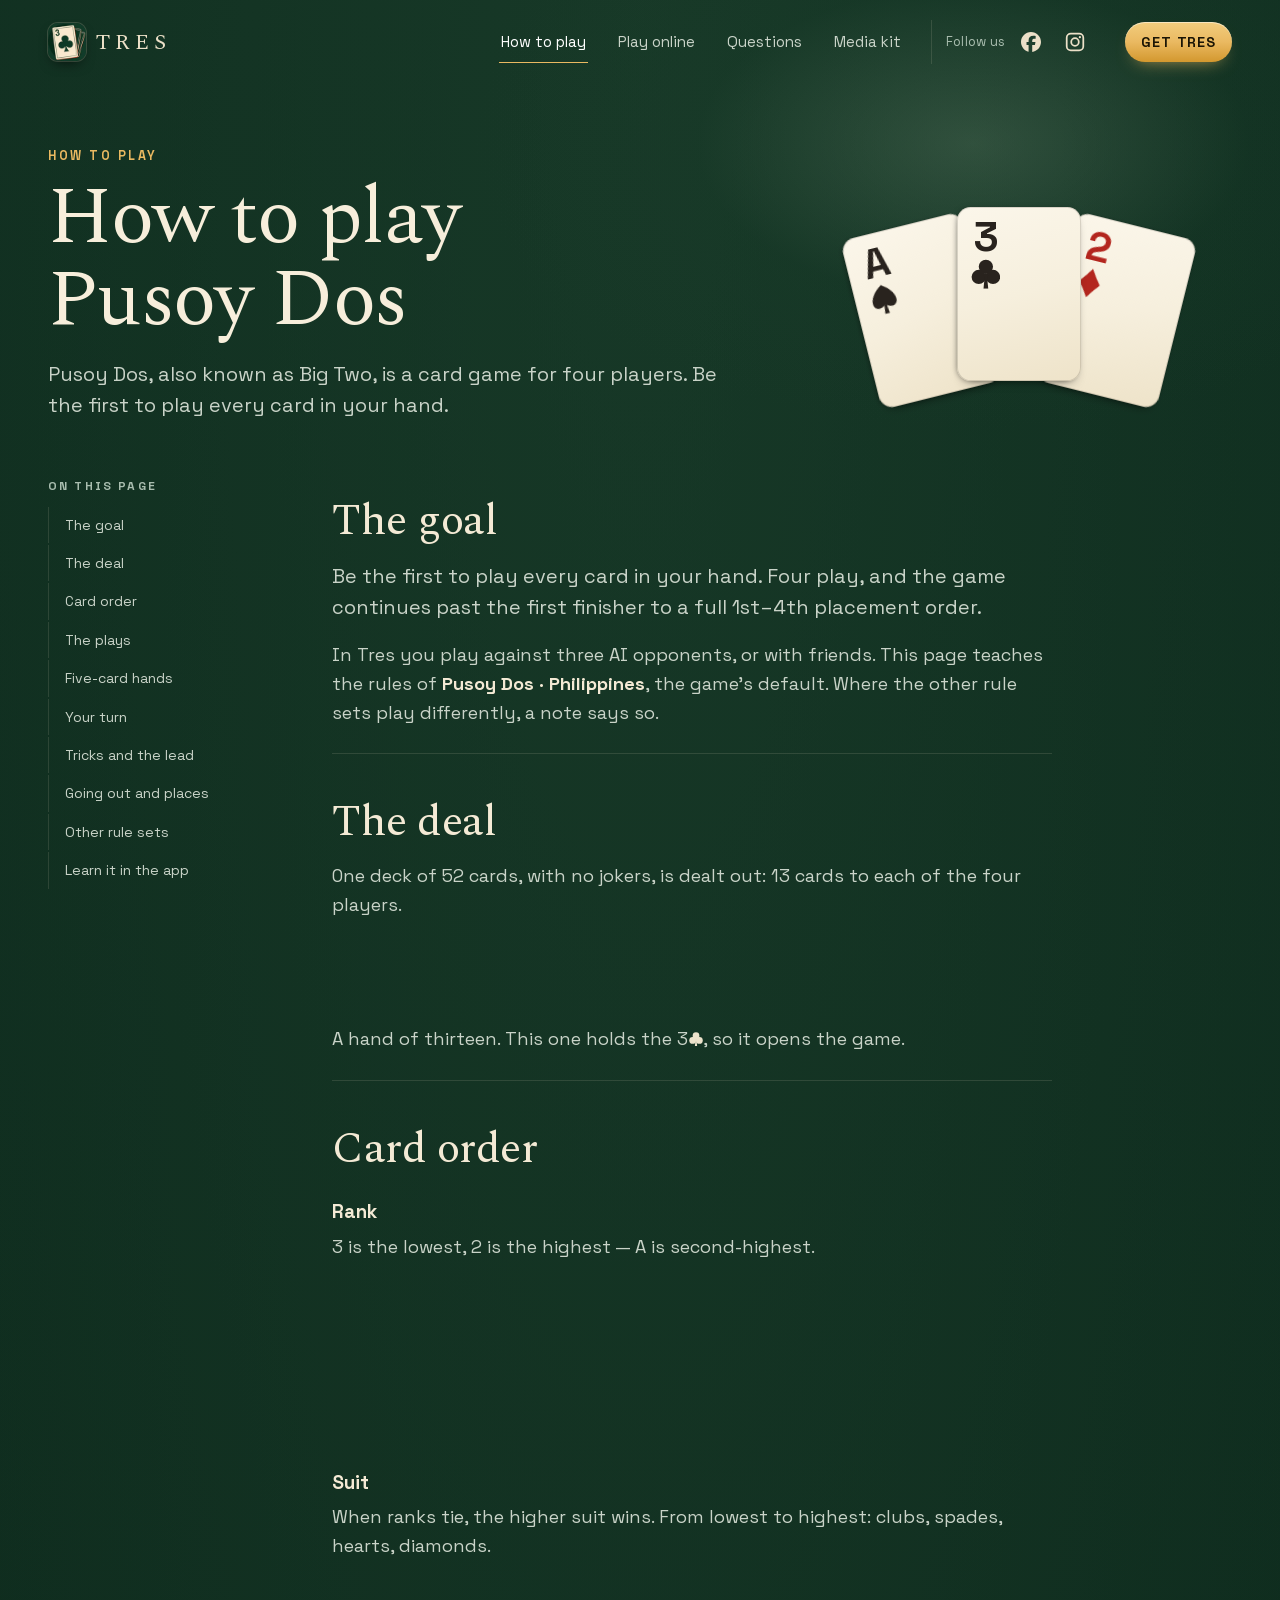
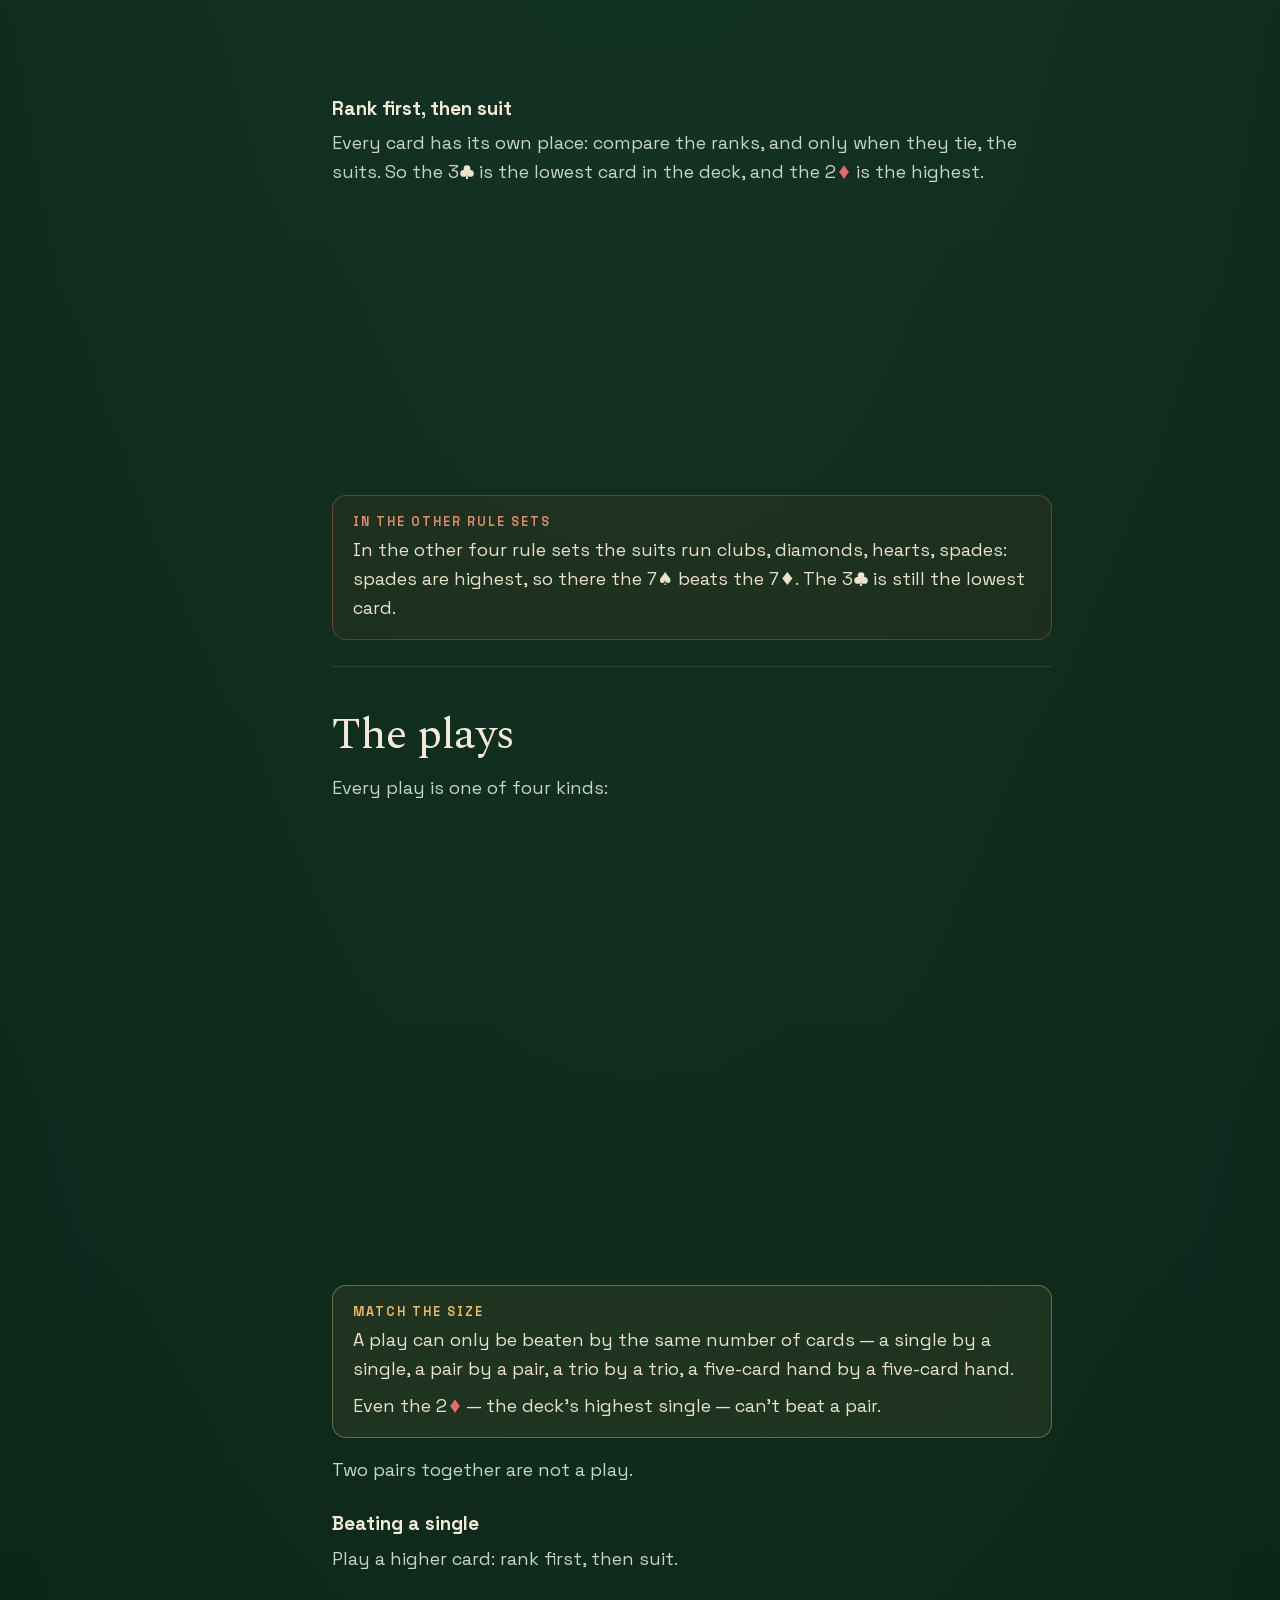
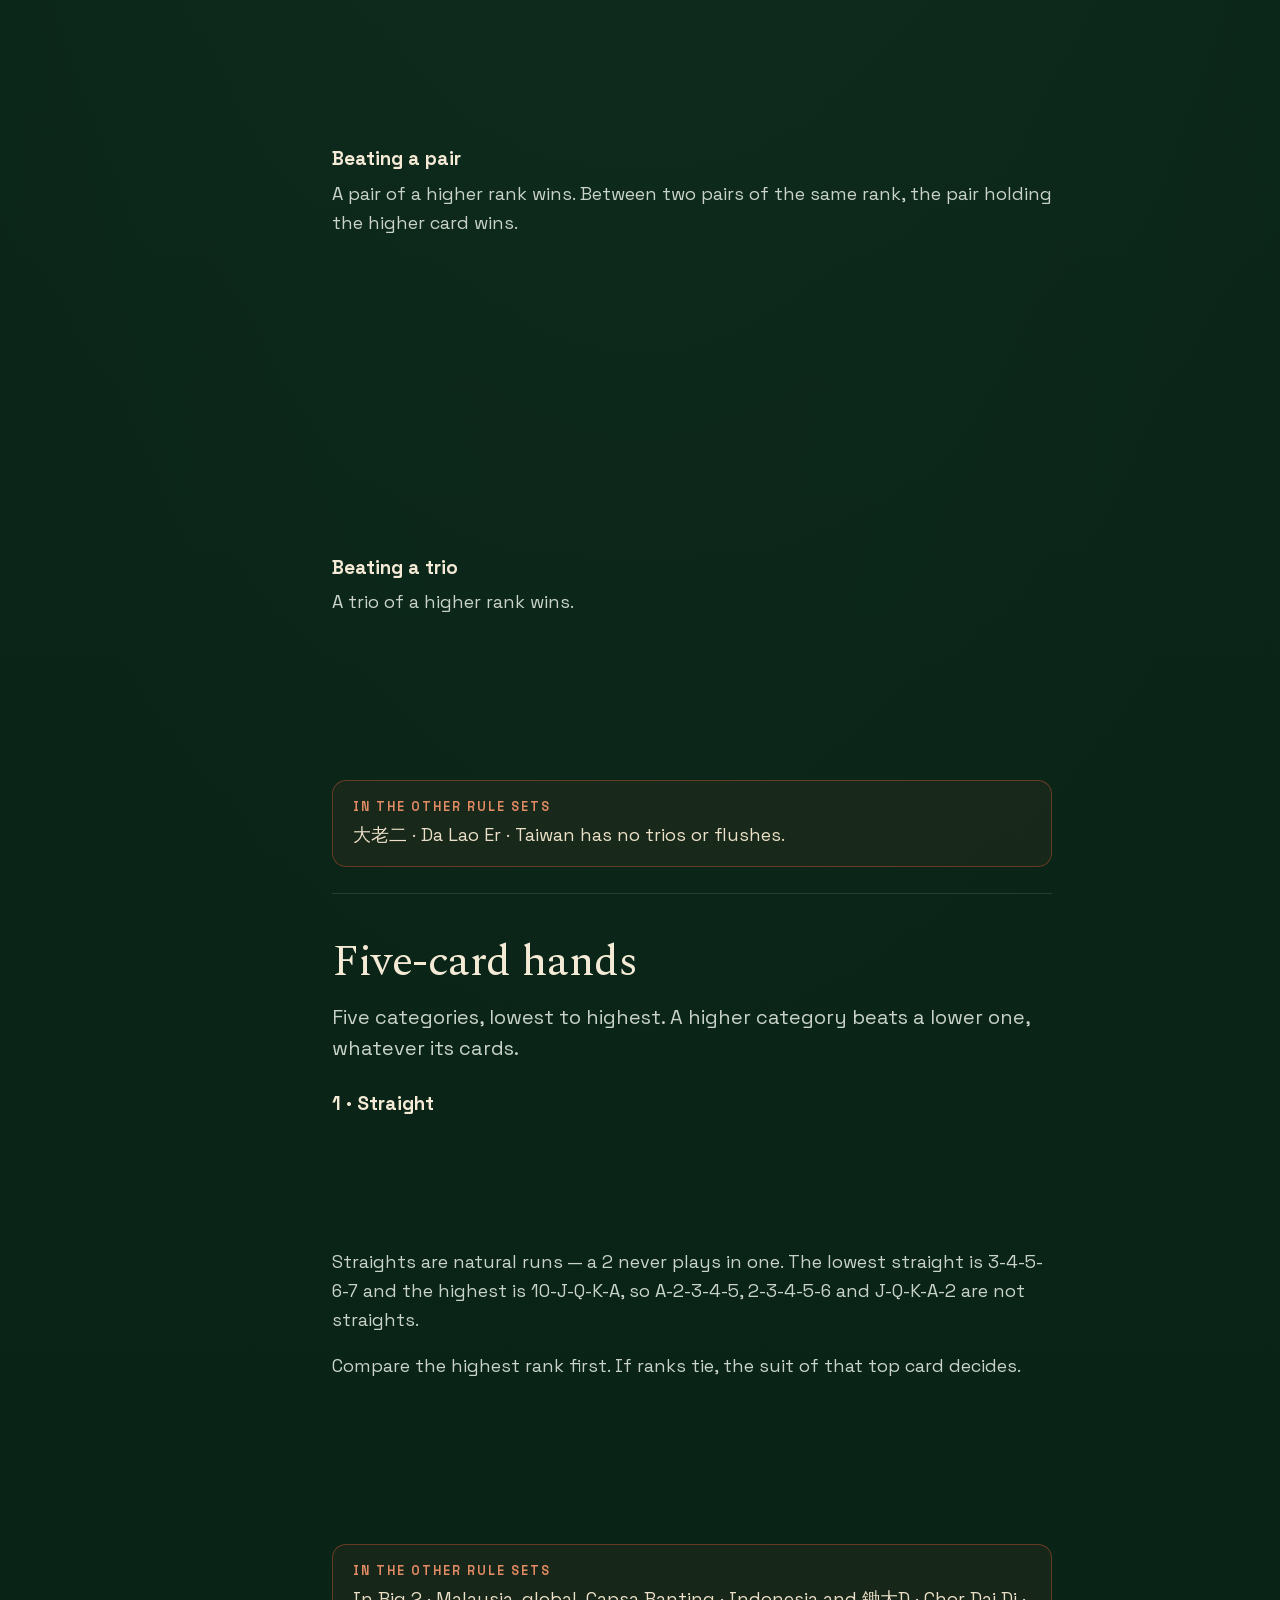
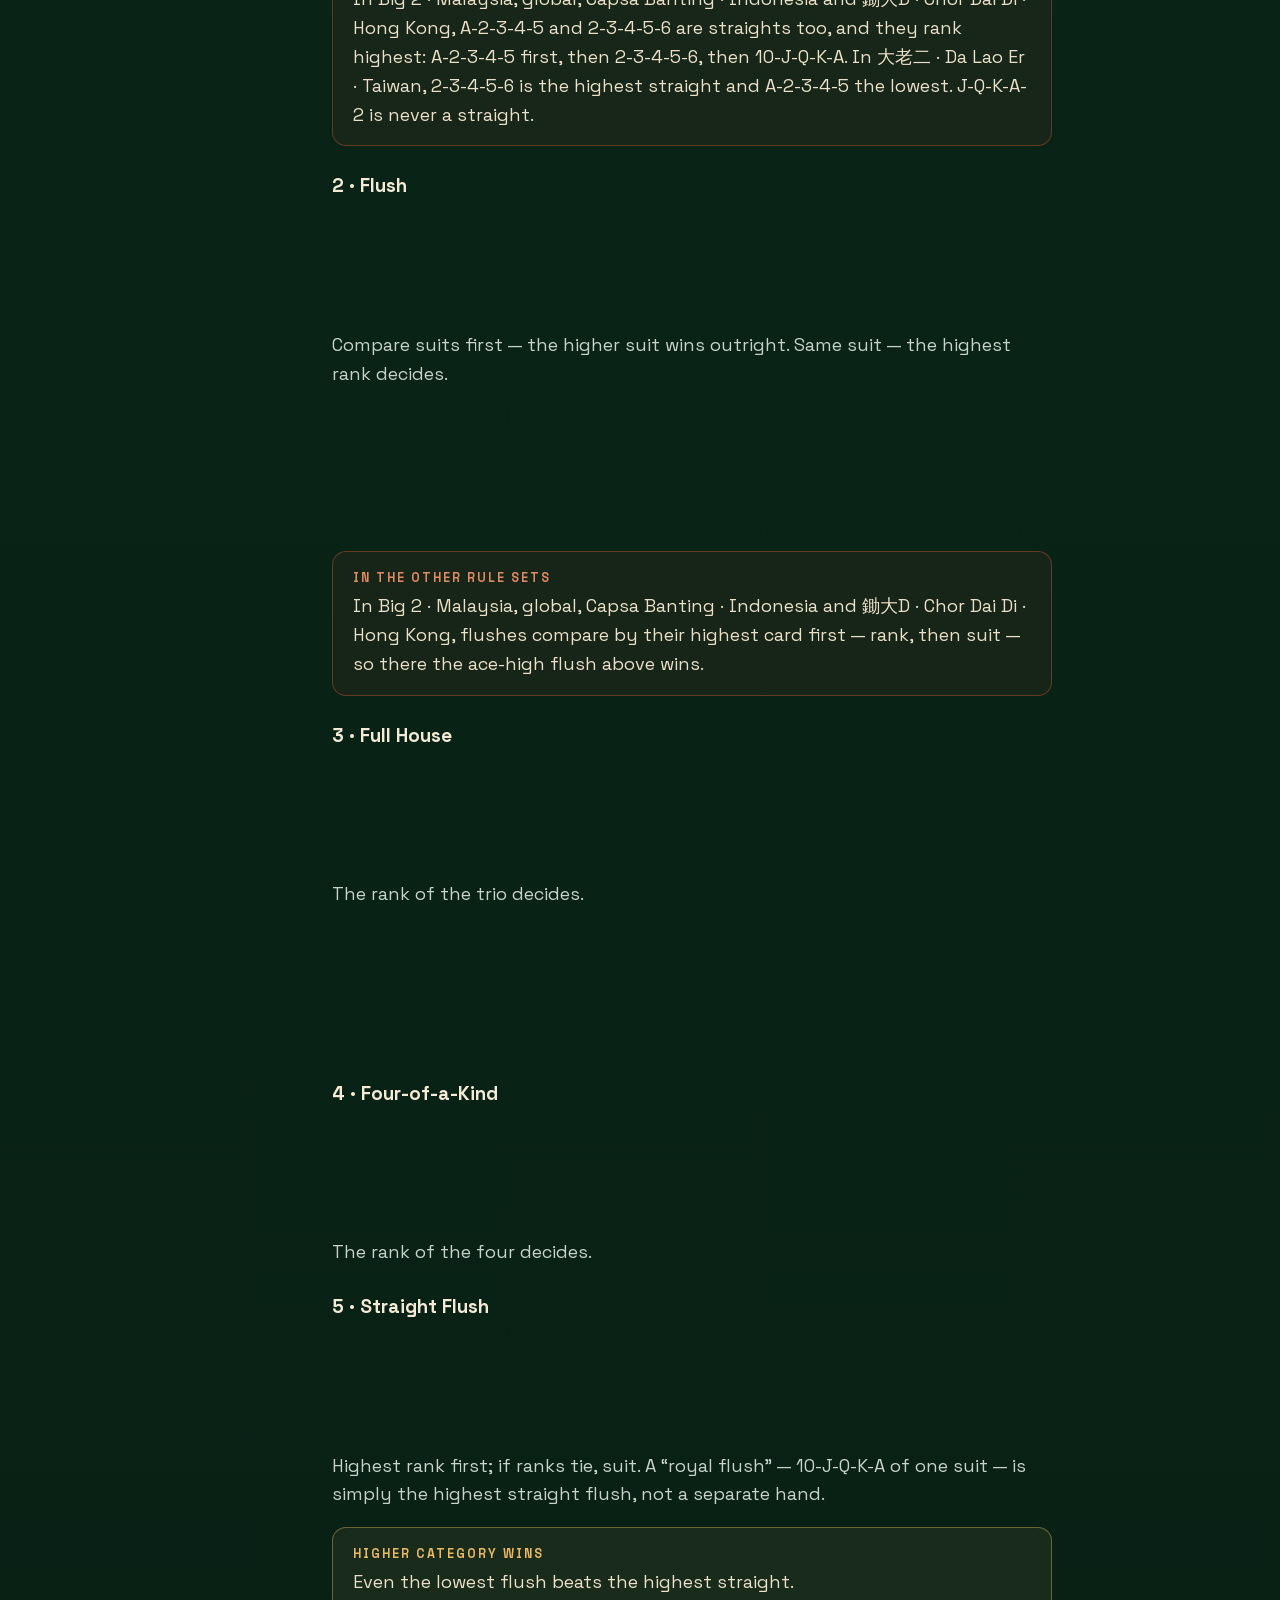
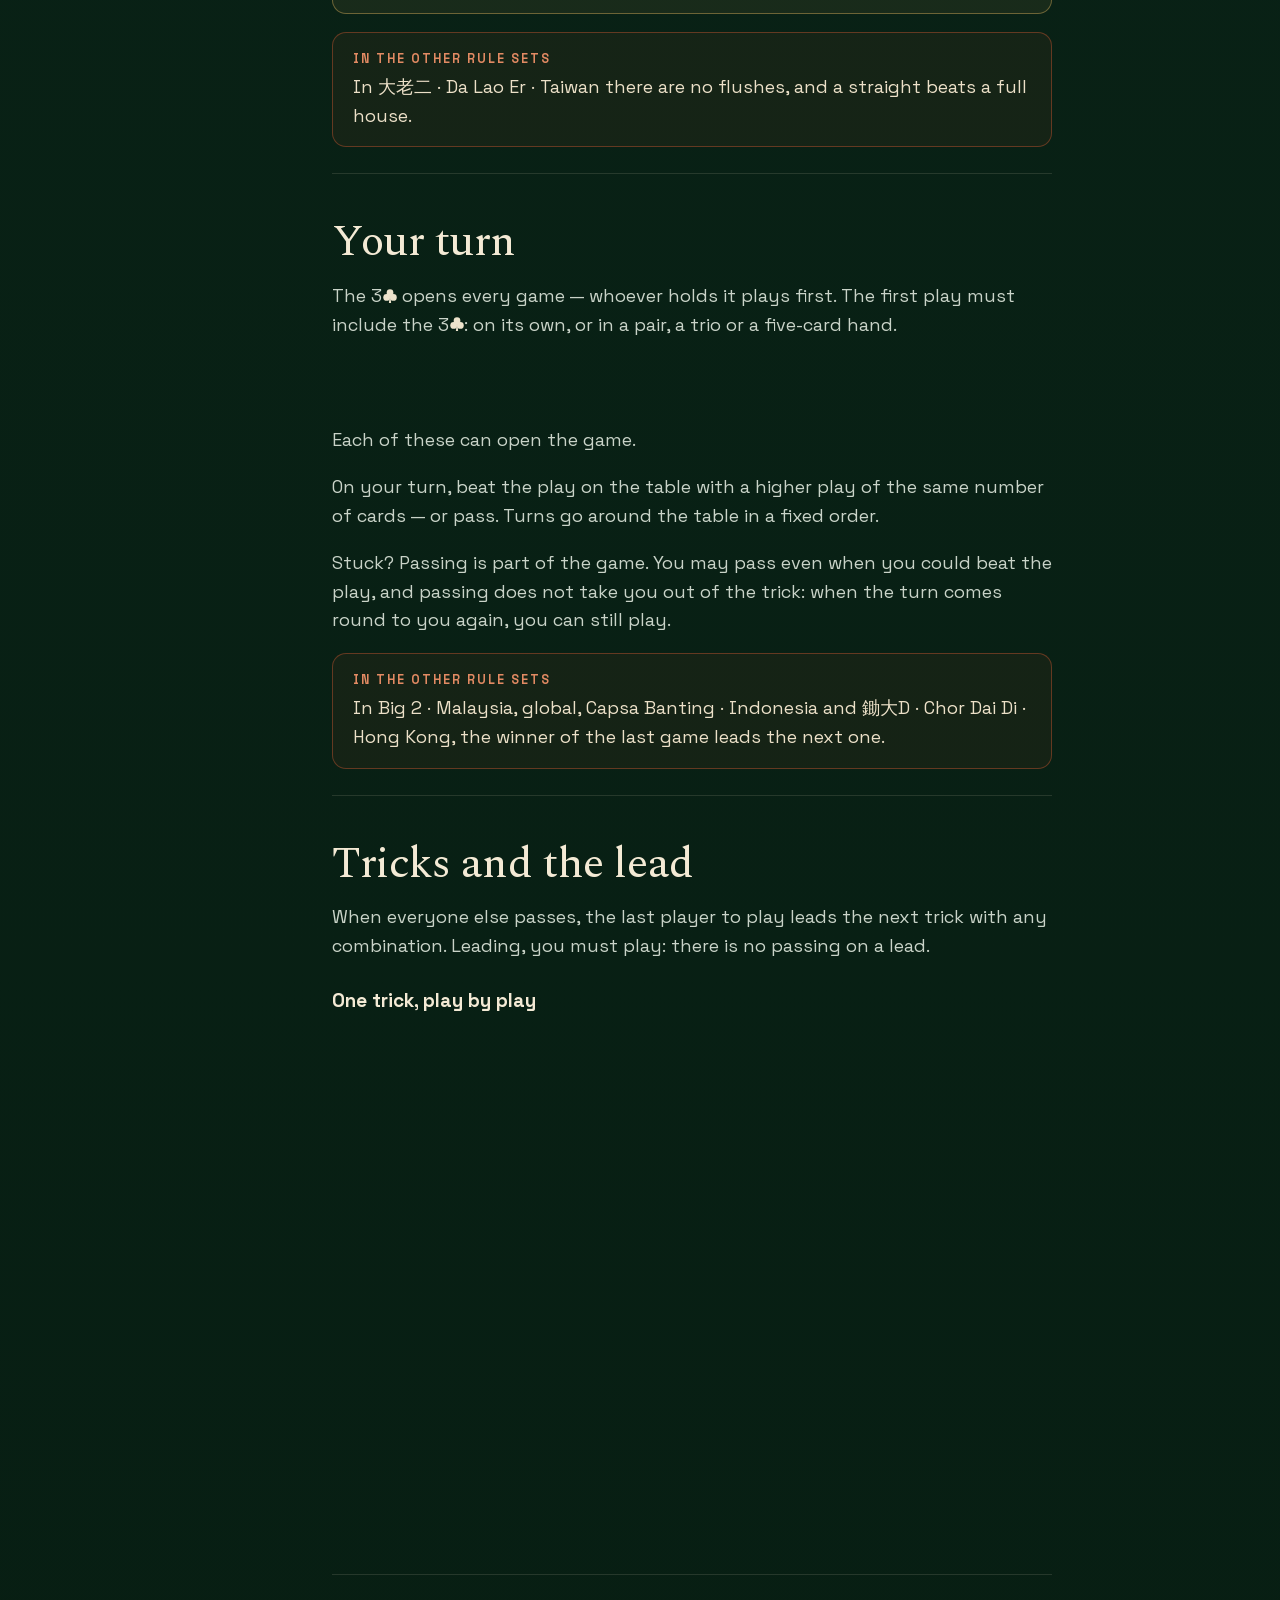
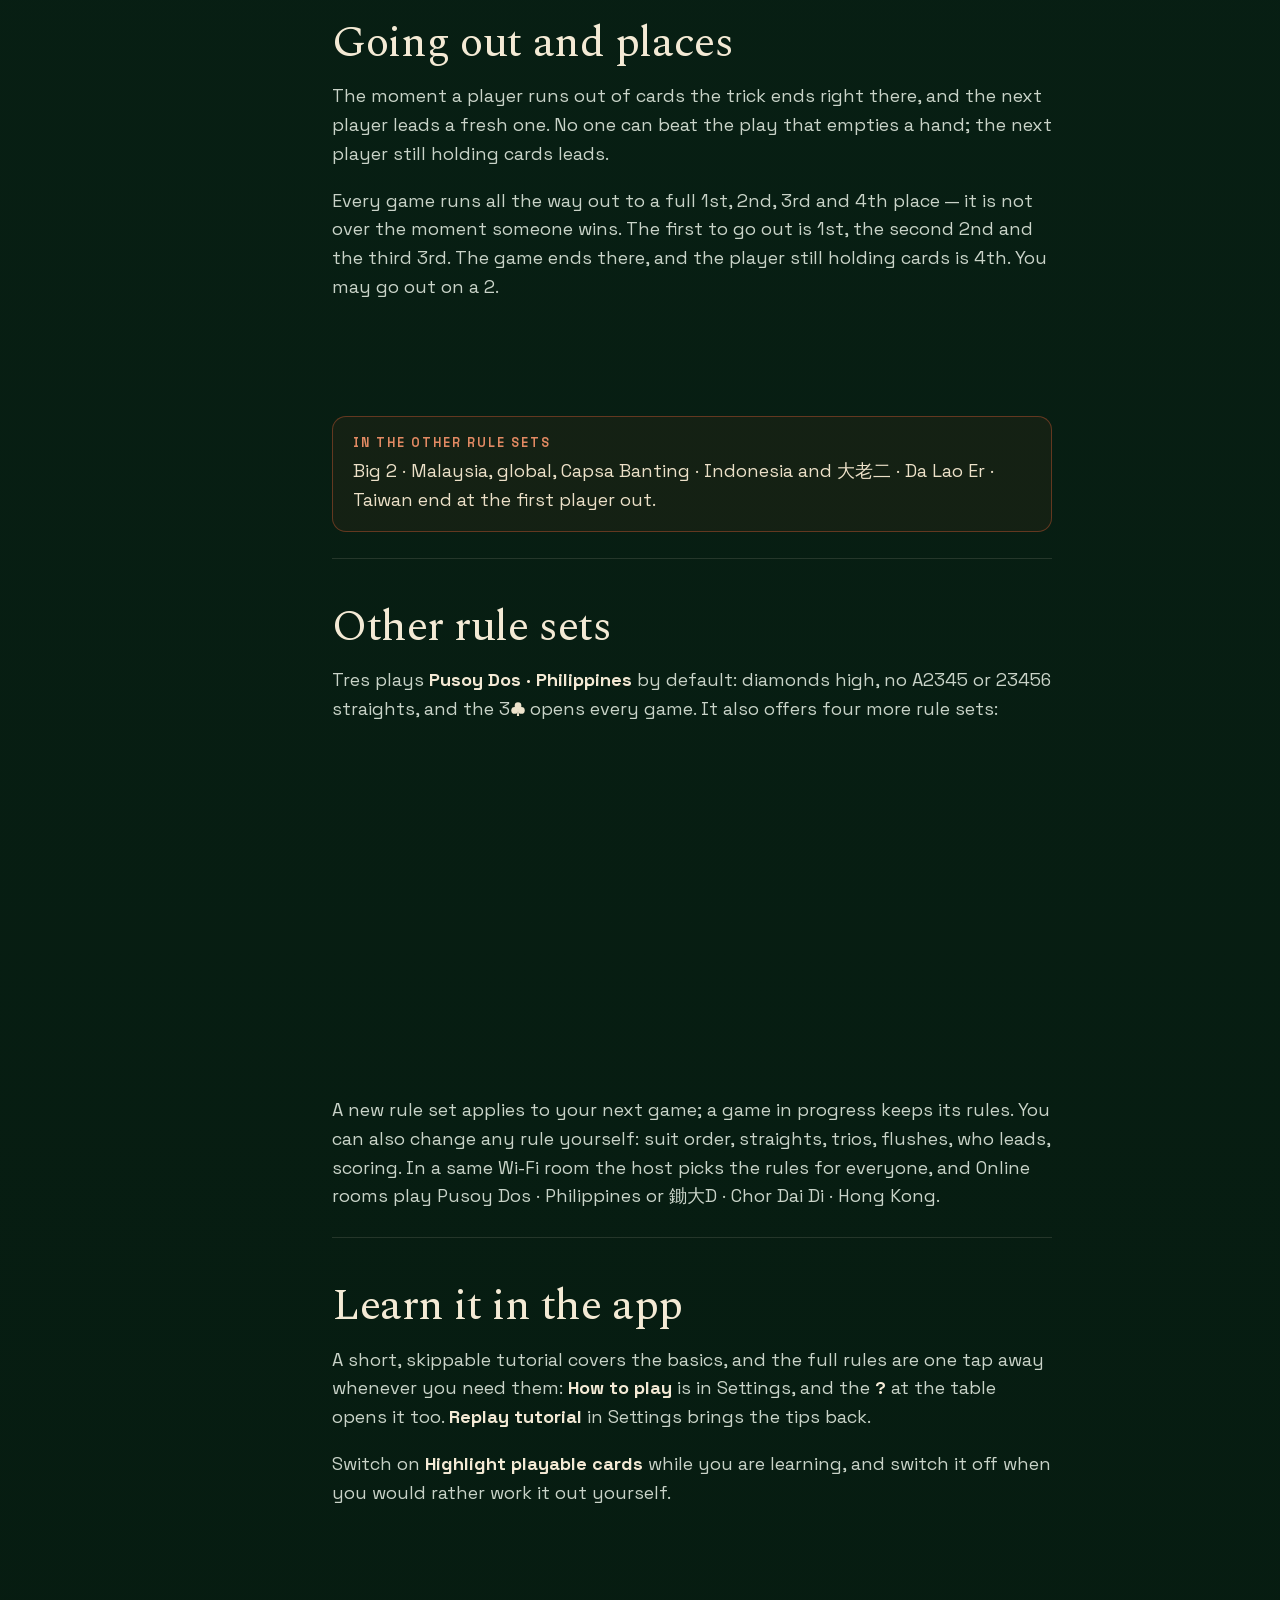
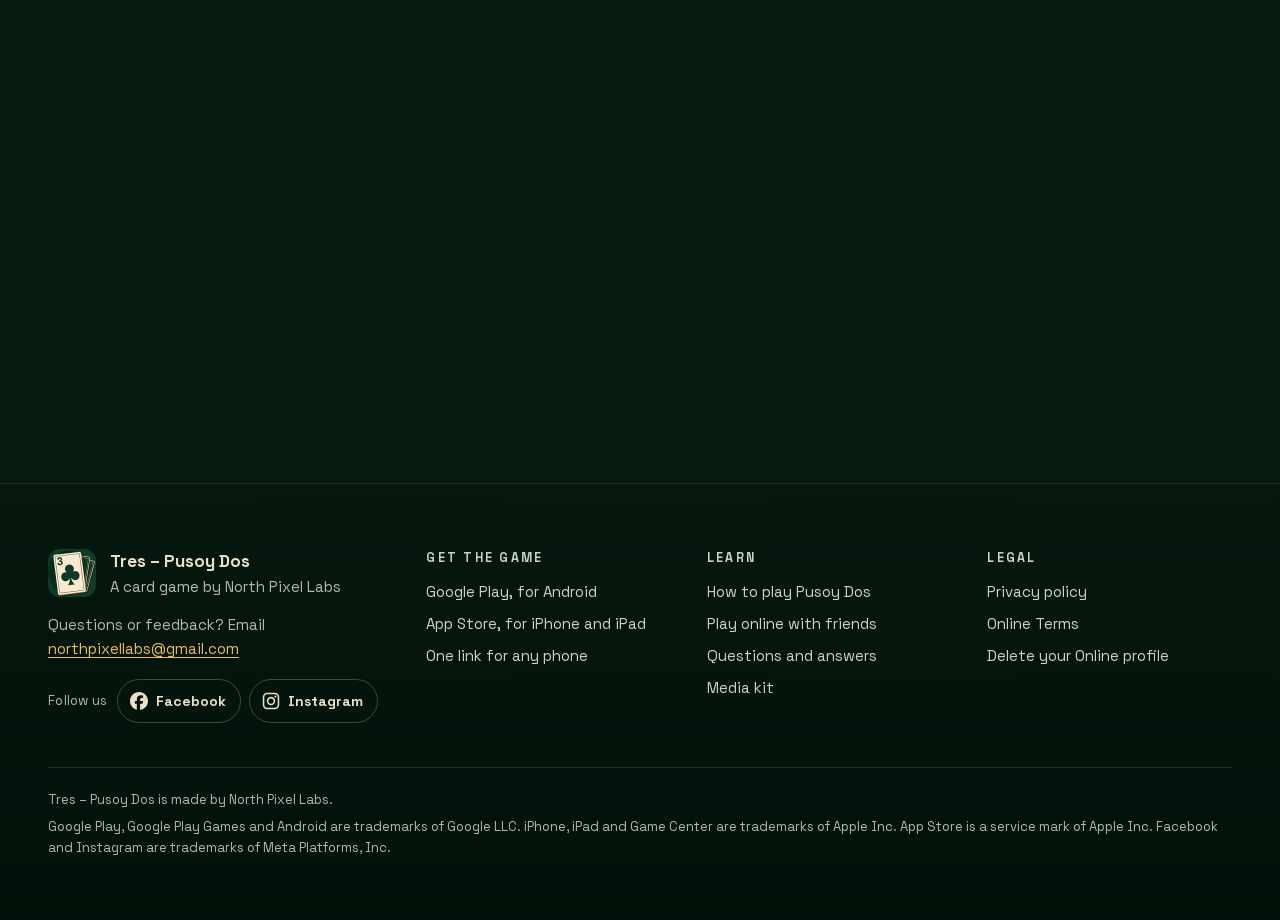
<file: how-to-play/index.html>
<!doctype html>
<html lang="en">
<head>
<meta charset="utf-8">
<meta name="viewport" content="width=device-width, initial-scale=1, viewport-fit=cover">
<meta http-equiv="Content-Security-Policy" content="default-src 'none'; script-src 'self' 'sha256-1wtZ1gLC0241tbUYJvuuKVqgTIToWFsEZXTYoa7Qkc4='; style-src 'self'; img-src 'self'; font-src 'self'; media-src 'self'; base-uri 'none'; form-action 'none'">
<title>How to play Pusoy Dos: the rules, card by card · Tres</title>
<meta name="description" content="How to play Pusoy Dos (Big Two): the deal, the order of the cards, singles, pairs, trios and five-card hands, what beats what, passing, tricks and how places are decided.">
<link rel="canonical" href="https://trespusoy.com/how-to-play/">
<meta name="theme-color" content="#0E2C1E">
<meta name="format-detection" content="telephone=no">
<meta property="og:type" content="website">
<meta property="og:site_name" content="Tres – Pusoy Dos">
<meta property="og:url" content="https://trespusoy.com/how-to-play/">
<meta property="og:title" content="How to play Pusoy Dos">
<meta property="og:description" content="The rules of Pusoy Dos, card by card: the order, every play, and what beats what.">
<meta property="og:image" content="https://trespusoy.com/assets/img/share-how-to-play.jpg">
<meta property="og:image:type" content="image/jpeg">
<meta property="og:image:width" content="1200">
<meta property="og:image:height" content="630">
<meta property="og:image:alt" content="The Tres – Pusoy Dos wordmark and the words How to play, beside the ace of hearts, the three of clubs and the two of spades on green felt.">
<meta property="og:locale" content="en_US">
<meta name="twitter:card" content="summary_large_image">
<link rel="icon" href="/favicon.ico" sizes="48x48">
<link rel="icon" href="/assets/img/icon-192.png" type="image/png" sizes="192x192">
<link rel="apple-touch-icon" href="/apple-touch-icon.png">
<link rel="preload" href="/assets/fonts/spectral-400.woff2" as="font" type="font/woff2" crossorigin>
<link rel="preload" href="/assets/fonts/space-grotesk-400.woff2" as="font" type="font/woff2" crossorigin>
<link rel="preload" href="/assets/fonts/space-grotesk-700.woff2" as="font" type="font/woff2" crossorigin>
<link rel="stylesheet" href="/assets/css/site.css">
<script>(function(d){var u=navigator.userAgent||'',t=navigator.maxTouchPoints||0,p='other';if(/Windows Phone/i.test(u))p='other';else if(/Android/i.test(u))p='android';else if(/iPhone|iPad|iPod/.test(u))p='ios';else if(/Macintosh/.test(u)&&t>1)p='ios';d.className+=' js is-'+p;})(document.documentElement);</script>
<script src="/assets/js/site.js" defer></script>
<script type="application/ld+json">
{
  "@context": "https://schema.org",
  "@graph": [
    {
      "@type": "WebPage",
      "@id": "https://trespusoy.com/how-to-play/",
      "url": "https://trespusoy.com/how-to-play/",
      "name": "How to play Pusoy Dos",
      "description": "How to play Pusoy Dos (Big Two): the deal, the order of the cards, singles, pairs, trios and five-card hands, what beats what, passing, tricks and how places are decided.",
      "inLanguage": "en",
      "isPartOf": {
        "@id": "https://trespusoy.com/#website"
      },
      "about": {
        "@id": "https://trespusoy.com/#game"
      },
      "breadcrumb": {
        "@type": "BreadcrumbList",
        "itemListElement": [
          {
            "@type": "ListItem",
            "position": 1,
            "name": "Tres – Pusoy Dos",
            "item": "https://trespusoy.com/"
          },
          {
            "@type": "ListItem",
            "position": 2,
            "name": "How to play Pusoy Dos",
            "item": "https://trespusoy.com/how-to-play/"
          }
        ]
      }
    }
  ]
}
</script>
</head>
<body>
<a class="skip" href="#main">Skip to content</a>
<!-- partial:sprite -->
<svg class="sprite" aria-hidden="true" focusable="false">
  <!-- The game's own suit marks (card_face.dart, suitUnitPath), in a 100-unit square. -->
  <symbol id="s-c" viewBox="0 0 100 100"><circle cx="50" cy="26" r="24"/><circle cx="26" cy="60" r="24"/><circle cx="74" cy="60" r="24"/><circle cx="50" cy="55" r="7"/><path d="M42 100h16l-4-40h-8z"/></symbol>
  <symbol id="s-s" viewBox="0 0 100 100"><path d="M50 2C-15 45 8 98 50 70C92 98 115 45 50 2Z"/><path d="M42 100h16l-4-30h-8z"/></symbol>
  <symbol id="s-h" viewBox="0 0 100 100"><path d="M50 22C45.5 10 37.5 5 29 5C16 5 6 16 6 31C6 56 37 73 50 95C63 73 94 56 94 31C94 16 84 5 71 5C62.5 5 54.5 10 50 22Z"/></symbol>
  <symbol id="s-d" viewBox="0 0 100 100"><path d="M50 1Q65.69 26.9 85.28 50Q65.69 73.1 50 99Q34.31 73.1 14.72 50Q34.31 26.9 50 1Z"/></symbol>
  <symbol id="i-arrow" viewBox="0 0 24 24"><path fill="none" stroke="currentColor" stroke-width="2" stroke-linecap="round" stroke-linejoin="round" d="M4 12h15m-6-6 6 6-6 6"/></symbol>
  <symbol id="i-play" viewBox="0 0 24 24"><path d="M6 3.8v16.4a1 1 0 0 0 1.5.86l13.7-8.2a1 1 0 0 0 0-1.72L7.5 2.94A1 1 0 0 0 6 3.8Z"/></symbol>
  <symbol id="i-pause" viewBox="0 0 24 24"><rect x="5" y="3" width="5" height="18" rx="1.2"/><rect x="14" y="3" width="5" height="18" rx="1.2"/></symbol>
  <symbol id="i-menu" viewBox="0 0 24 24"><path fill="none" stroke="currentColor" stroke-width="1.8" stroke-linecap="round" d="M4 7h16M4 12h16M4 17h10"/></symbol>
  <symbol id="i-wifi" viewBox="0 0 24 24"><path fill="none" stroke="currentColor" stroke-width="1.8" stroke-linecap="round" d="M2.5 9.5a14 14 0 0 1 19 0M5.8 13a9 9 0 0 1 12.4 0M9.1 16.4a4.2 4.2 0 0 1 5.8 0"/><circle cx="12" cy="19.6" r="1.4"/></symbol>
  <symbol id="i-robot" viewBox="0 0 24 24"><path fill-rule="evenodd" d="M12 2.2a1.4 1.4 0 0 1 .7 2.6v1.7H17a3 3 0 0 1 3 3v7.3a3 3 0 0 1-3 3H7a3 3 0 0 1-3-3V9.5a3 3 0 0 1 3-3h4.3V4.8A1.4 1.4 0 0 1 12 2.2ZM9 11a1.6 1.6 0 1 0 0 3.2A1.6 1.6 0 0 0 9 11Zm6 0a1.6 1.6 0 1 0 0 3.2A1.6 1.6 0 0 0 15 11Z"/></symbol>
  <symbol id="i-person" viewBox="0 0 24 24"><circle cx="12" cy="8" r="4"/><path d="M4 21c0-4.4 3.6-7 8-7s8 2.6 8 7z"/></symbol>
  <symbol id="i-download" viewBox="0 0 24 24"><path fill="none" stroke="currentColor" stroke-width="2" stroke-linecap="round" stroke-linejoin="round" d="M12 4v11m-5-5 5 5 5-5M5 20h14"/></symbol>
  <symbol id="i-chevron" viewBox="0 0 24 24"><path fill="none" stroke="currentColor" stroke-width="2" stroke-linecap="round" stroke-linejoin="round" d="m6 9 6 6 6-6"/></symbol>
  <symbol id="i-zoom" viewBox="0 0 24 24"><path fill="none" stroke="currentColor" stroke-width="2" stroke-linecap="round" d="M4 9V4h5M20 9V4h-5M4 15v5h5M20 15v5h-5"/></symbol>
  <symbol id="i-close" viewBox="0 0 24 24"><path fill="none" stroke="currentColor" stroke-width="2" stroke-linecap="round" d="m6 6 12 12M18 6 6 18"/></symbol>
  <!-- Facebook's "f" mark and Instagram's glyph, trademarks of Meta Platforms, Inc., drawn in their standard shapes to link to the game's own pages. -->
  <symbol id="i-facebook" viewBox="0 0 24 24"><path d="M9.101 23.691v-7.98H6.627v-3.667h2.474v-1.58c0-4.085 1.848-5.978 5.858-5.978.401 0 .955.042 1.468.103a8.68 8.68 0 0 1 1.141.195v3.325a8.623 8.623 0 0 0-.653-.036 26.805 26.805 0 0 0-.733-.009c-.707 0-1.259.096-1.675.309a1.686 1.686 0 0 0-.679.622c-.258.42-.374.995-.374 1.752v1.297h3.919l-.386 2.103-.287 1.564h-3.246v8.245C19.396 23.238 24 18.179 24 12.044c0-6.627-5.373-12-12-12s-12 5.373-12 12c0 5.628 3.874 10.35 9.101 11.647Z"/></symbol>
  <symbol id="i-instagram" viewBox="0 0 24 24"><path fill-rule="evenodd" d="M7 1h10a6 6 0 0 1 6 6v10a6 6 0 0 1-6 6H7a6 6 0 0 1-6-6V7a6 6 0 0 1 6-6Zm0 2.1A3.9 3.9 0 0 0 3.1 7v10A3.9 3.9 0 0 0 7 20.9h10a3.9 3.9 0 0 0 3.9-3.9V7A3.9 3.9 0 0 0 17 3.1Z"/><path fill-rule="evenodd" d="M12 6.4a5.6 5.6 0 1 1 0 11.2 5.6 5.6 0 0 1 0-11.2Zm0 2.1a3.5 3.5 0 1 0 0 7 3.5 3.5 0 0 0 0-7Z"/><circle cx="17.85" cy="6.15" r="1.35"/></symbol>
</svg>
<!-- /partial:sprite -->
<!-- partial:header -->
<header class="site-header">
  <div class="wrap site-header__bar">
    <a class="brand" href="/" aria-label="Tres – Pusoy Dos, home">
      <img src="/assets/img/icon-96.webp" width="34" height="34" alt="">
      <span class="brand__word" aria-hidden="true">Tres</span>
    </a>
    <nav class="nav" aria-label="Main">
      <a href="/how-to-play/" aria-current="page">How to play</a>
      <a href="/play-online/">Play online</a>
      <a href="/faq/">Questions</a>
      <a href="/media-kit/">Media kit</a>
    </nav>
    <div class="follow follow--header" role="group" aria-label="Follow us">
      <span class="follow__label" aria-hidden="true">Follow us</span>
      <a class="follow__icon" href="https://www.facebook.com/trespusoydos" rel="noreferrer" aria-label="Tres – Pusoy Dos on Facebook"><svg aria-hidden="true"><use href="#i-facebook"/></svg></a><a class="follow__icon" href="https://www.instagram.com/trespusoydos/" rel="noreferrer" aria-label="Tres – Pusoy Dos on Instagram"><svg aria-hidden="true"><use href="#i-instagram"/></svg></a>
    </div>
    <a class="btn btn--gold" href="/get/" data-get>Get Tres</a>
    <details class="menu">
      <summary aria-label="Menu"><svg aria-hidden="true"><use href="#i-menu"/></svg></summary>
      <nav class="menu__panel" aria-label="Main">
        <a href="/">Home</a>
        <a href="/how-to-play/" aria-current="page">How to play Pusoy Dos</a>
        <a href="/play-online/">Play online with friends</a>
        <a href="/faq/">Questions and answers</a>
        <a href="/media-kit/">Media kit</a>
        <div class="follow follow--menu" role="group" aria-label="Follow us">
          <span class="follow__label">Follow us</span>
          <a class="follow__pill" href="https://www.facebook.com/trespusoydos" rel="noreferrer" aria-label="Tres – Pusoy Dos on Facebook"><svg aria-hidden="true"><use href="#i-facebook"/></svg><span>Facebook</span></a><a class="follow__pill" href="https://www.instagram.com/trespusoydos/" rel="noreferrer" aria-label="Tres – Pusoy Dos on Instagram"><svg aria-hidden="true"><use href="#i-instagram"/></svg><span>Instagram</span></a>
        </div>
      </nav>
    </details>
  </div>
</header>
<!-- /partial:header -->
<main id="main">
  <section class="page-head" aria-labelledby="title" data-getbar-start>
    <div class="wrap page-head__inner">
      <div>
        <p class="eyebrow">How to play</p>
        <h1 class="h1" id="title">How to play Pusoy Dos</h1>
        <p class="lead">Pusoy Dos, also known as Big Two, is a card game for four players. Be the first to play every card in your hand.</p>
<!-- partial:follow -->
<div class="follow follow--top" role="group" aria-label="Follow us">
  <span class="follow__label">Follow us</span>
  <a class="follow__pill" href="https://www.facebook.com/trespusoydos" rel="noreferrer" aria-label="Tres – Pusoy Dos on Facebook"><svg aria-hidden="true"><use href="#i-facebook"/></svg><span>Facebook</span></a><a class="follow__pill" href="https://www.instagram.com/trespusoydos/" rel="noreferrer" aria-label="Tres – Pusoy Dos on Instagram"><svg aria-hidden="true"><use href="#i-instagram"/></svg><span>Instagram</span></a>
</div>
<!-- /partial:follow -->
      </div>
      <div class="page-head__art" aria-hidden="true"><span class="fan3"><span class="pc is-black"><b>A<svg class="suit"><use href="#s-s"/></svg></b></span><span class="pc is-red"><b>2<svg class="suit"><use href="#s-d"/></svg></b></span><span class="pc is-black"><b>3<svg class="suit"><use href="#s-c"/></svg></b></span></span></div>
    </div>
  </section>

  <div class="wrap page-body">
    <nav class="toc" aria-labelledby="toc-title">
      <p class="toc__title" id="toc-title">On this page</p>
      <ol>
          <li><a href="#goal">The goal</a></li>
          <li><a href="#deal">The deal</a></li>
          <li><a href="#order">Card order</a></li>
          <li><a href="#plays">The plays</a></li>
          <li><a href="#five">Five-card hands</a></li>
          <li><a href="#turn">Your turn</a></li>
          <li><a href="#tricks">Tricks and the lead</a></li>
          <li><a href="#places">Going out and places</a></li>
          <li><a href="#rule-sets">Other rule sets</a></li>
          <li><a href="#app">Learn it in the app</a></li>
      </ol>
    </nav>

    <article class="prose">
      <section id="goal" aria-labelledby="goal-h">
        <h2 id="goal-h">The goal</h2>
        <p class="lead">Be the first to play every card in your hand. Four play, and the game continues past the first finisher to a full 1st–4th placement order.</p>
        <p>In Tres you play against three AI opponents, or with friends. This page teaches the rules of <b>Pusoy Dos · Philippines</b>, the game's default. Where the other rule sets play differently, a note says so.</p>
      </section>

      <section id="deal" aria-labelledby="deal-h">
        <h2 id="deal-h">The deal</h2>
        <p>One deck of 52 cards, with no jokers, is dealt out: 13 cards to each of the four players.</p>
        <div class="hand13" data-reveal><span class="pcards pcards--lg" role="img" aria-label="A hand of thirteen cards, from the 3 of clubs up to the 2 of spades"><span class="pc is-black pc--mark"><b>3<svg class="suit"><use href="#s-c"/></svg></b></span><span class="pc is-red"><b>4<svg class="suit"><use href="#s-h"/></svg></b></span><span class="pc is-red"><b>5<svg class="suit"><use href="#s-d"/></svg></b></span><span class="pc is-black"><b>6<svg class="suit"><use href="#s-s"/></svg></b></span><span class="pc is-red"><b>7<svg class="suit"><use href="#s-h"/></svg></b></span><span class="pc is-black"><b>8<svg class="suit"><use href="#s-c"/></svg></b></span><span class="pc is-red"><b>9<svg class="suit"><use href="#s-d"/></svg></b></span><span class="pc is-black"><b>10<svg class="suit"><use href="#s-s"/></svg></b></span><span class="pc is-red"><b>J<svg class="suit"><use href="#s-h"/></svg></b></span><span class="pc is-black"><b>Q<svg class="suit"><use href="#s-c"/></svg></b></span><span class="pc is-red"><b>K<svg class="suit"><use href="#s-d"/></svg></b></span><span class="pc is-red"><b>A<svg class="suit"><use href="#s-d"/></svg></b></span><span class="pc is-black"><b>2<svg class="suit"><use href="#s-s"/></svg></b></span></span></div>
        <p class="mute">A hand of thirteen. This one holds the 3<svg class="suit suit--text" aria-hidden="true"><use href="#s-c"/></svg><span class="sr-only"> of clubs</span>, so it opens the game.</p>
      </section>

      <section id="order" aria-labelledby="order-h">
        <h2 id="order-h">Card order</h2>
        <h3>Rank</h3>
        <p>3 is the lowest, 2 is the highest — A is second-highest.</p>
        <div class="ranks" data-reveal role="img" aria-label="The thirteen ranks from lowest to highest: 3, 4, 5, 6, 7, 8, 9, 10, jack, queen, king, ace, 2. The lowest card is the 3 of clubs; the highest is the 2 of diamonds.">
          <span class="mini mini--end is-black"><b>3<svg class="suit"><use href="#s-c"/></svg></b></span>
          <span class="mini is-red"><b>4<svg class="suit"><use href="#s-d"/></svg></b></span>
          <span class="mini is-black"><b>5<svg class="suit"><use href="#s-s"/></svg></b></span>
          <span class="mini is-red"><b>6<svg class="suit"><use href="#s-h"/></svg></b></span>
          <span class="mini is-black"><b>7<svg class="suit"><use href="#s-c"/></svg></b></span>
          <span class="mini is-red"><b>8<svg class="suit"><use href="#s-d"/></svg></b></span>
          <span class="mini is-black"><b>9<svg class="suit"><use href="#s-s"/></svg></b></span>
          <span class="mini is-red"><b>10<svg class="suit"><use href="#s-h"/></svg></b></span>
          <span class="mini is-black"><b>J<svg class="suit"><use href="#s-c"/></svg></b></span>
          <span class="mini is-red"><b>Q<svg class="suit"><use href="#s-d"/></svg></b></span>
          <span class="mini is-black"><b>K<svg class="suit"><use href="#s-s"/></svg></b></span>
          <span class="mini is-red"><b>A<svg class="suit"><use href="#s-h"/></svg></b></span>
          <span class="mini mini--end is-red"><b>2<svg class="suit"><use href="#s-d"/></svg></b></span>
          <span class="ranks__label ranks__label--low" aria-hidden="true">Lowest</span>
          <span class="ranks__label ranks__label--high" aria-hidden="true">Highest</span>
        </div>
        <h3>Suit</h3>
        <p>When ranks tie, the higher suit wins. From lowest to highest: clubs, spades, hearts, diamonds.</p>
        <ol class="suits" aria-label="Suits from lowest to highest" data-reveal>
          <li><span class="is-black"><svg class="suit" aria-hidden="true"><use href="#s-c"/></svg></span>Clubs</li>
          <li class="lt" aria-hidden="true">&lt;</li>
          <li><span class="is-black"><svg class="suit" aria-hidden="true"><use href="#s-s"/></svg></span>Spades</li>
          <li class="lt" aria-hidden="true">&lt;</li>
          <li><span class="is-red"><svg class="suit" aria-hidden="true"><use href="#s-h"/></svg></span>Hearts</li>
          <li class="lt" aria-hidden="true">&lt;</li>
          <li><span class="is-red"><svg class="suit" aria-hidden="true"><use href="#s-d"/></svg></span>Diamonds</li>
        </ol>
        <h3>Rank first, then suit</h3>
        <p>Every card has its own place: compare the ranks, and only when they tie, the suits. So the 3<svg class="suit suit--text" aria-hidden="true"><use href="#s-c"/></svg><span class="sr-only"> of clubs</span> is the lowest card in the deck, and the 2<svg class="suit suit--text is-red-text" aria-hidden="true"><use href="#s-d"/></svg><span class="sr-only"> of diamonds</span> is the highest.</p>
        <div class="beats" data-reveal><span class="pcards" role="img" aria-label="9 of clubs"><span class="pc is-black"><b>9<svg class="suit"><use href="#s-c"/></svg></b></span></span><span class="beats__word">beats</span><span class="pcards" role="img" aria-label="7 of diamonds"><span class="pc is-red"><b>7<svg class="suit"><use href="#s-d"/></svg></b></span></span><p class="beats__why">Rank decides: 9 is higher than 7, whatever the suits.</p></div>
        <div class="beats" data-reveal><span class="pcards" role="img" aria-label="7 of diamonds"><span class="pc is-red"><b>7<svg class="suit"><use href="#s-d"/></svg></b></span></span><span class="beats__word">beats</span><span class="pcards" role="img" aria-label="7 of spades"><span class="pc is-black"><b>7<svg class="suit"><use href="#s-s"/></svg></b></span></span><p class="beats__why">Same rank, so the suit decides: diamonds are higher than spades.</p></div>
        <div class="note note--other"><span class="note__title">In the other rule sets</span><p>In the other four rule sets the suits run clubs, diamonds, hearts, spades: spades are highest, so there the 7♠ beats the 7♦. The 3<svg class="suit suit--text" aria-hidden="true"><use href="#s-c"/></svg><span class="sr-only"> of clubs</span> is still the lowest card.</p></div>
      </section>

      <section id="plays" aria-labelledby="plays-h">
        <h2 id="plays-h">The plays</h2>
        <p>Every play is one of four kinds:</p>
        <div class="example" data-reveal><span class="pcards" role="img" aria-label="9 of hearts"><span class="pc is-red"><b>9<svg class="suit"><use href="#s-h"/></svg></b></span></span><b>Single</b><p>One card.</p></div>
        <div class="example" data-reveal><span class="pcards" role="img" aria-label="9 of clubs, 9 of spades"><span class="pc is-black"><b>9<svg class="suit"><use href="#s-c"/></svg></b></span><span class="pc is-black"><b>9<svg class="suit"><use href="#s-s"/></svg></b></span></span><b>Pair</b><p>Two cards of the same rank.</p></div>
        <div class="example" data-reveal><span class="pcards" role="img" aria-label="9 of clubs, 9 of diamonds, 9 of hearts"><span class="pc is-black"><b>9<svg class="suit"><use href="#s-c"/></svg></b></span><span class="pc is-red"><b>9<svg class="suit"><use href="#s-d"/></svg></b></span><span class="pc is-red"><b>9<svg class="suit"><use href="#s-h"/></svg></b></span></span><b>Trio</b><p>Three cards of the same rank.</p></div>
        <div class="example" data-reveal><span class="pcards" role="img" aria-label="7 of hearts, 8 of clubs, 9 of spades, 10 of diamonds, jack of hearts"><span class="pc is-red"><b>7<svg class="suit"><use href="#s-h"/></svg></b></span><span class="pc is-black"><b>8<svg class="suit"><use href="#s-c"/></svg></b></span><span class="pc is-black"><b>9<svg class="suit"><use href="#s-s"/></svg></b></span><span class="pc is-red"><b>10<svg class="suit"><use href="#s-d"/></svg></b></span><span class="pc is-red"><b>J<svg class="suit"><use href="#s-h"/></svg></b></span></span><b>Five-Card Hand</b><p>Five cards that form one of the hands below.</p></div>
        <div class="note"><span class="note__title">Match the size</span><p>A play can only be beaten by the same number of cards — a single by a single, a pair by a pair, a trio by a trio, a five-card hand by a five-card hand.</p><p>Even the 2<svg class="suit suit--text is-red-text" aria-hidden="true"><use href="#s-d"/></svg><span class="sr-only"> of diamonds</span> — the deck's highest single — can't beat a pair.</p></div>
        <p>Two pairs together are not a play.</p>
        <h3>Beating a single</h3>
        <p>Play a higher card: rank first, then suit.</p>
        <div class="beats" data-reveal><span class="pcards" role="img" aria-label="2 of clubs"><span class="pc is-black"><b>2<svg class="suit"><use href="#s-c"/></svg></b></span></span><span class="beats__word">beats</span><span class="pcards" role="img" aria-label="ace of diamonds"><span class="pc is-red"><b>A<svg class="suit"><use href="#s-d"/></svg></b></span></span><p class="beats__why">Rank decides: a 2 is higher than an ace.</p></div>
        <h3>Beating a pair</h3>
        <p>A pair of a higher rank wins. Between two pairs of the same rank, the pair holding the higher card wins.</p>
        <div class="beats" data-reveal><span class="pcards" role="img" aria-label="9 of clubs, 9 of spades"><span class="pc is-black"><b>9<svg class="suit"><use href="#s-c"/></svg></b></span><span class="pc is-black"><b>9<svg class="suit"><use href="#s-s"/></svg></b></span></span><span class="beats__word">beats</span><span class="pcards" role="img" aria-label="7 of diamonds, 7 of hearts"><span class="pc is-red"><b>7<svg class="suit"><use href="#s-d"/></svg></b></span><span class="pc is-red"><b>7<svg class="suit"><use href="#s-h"/></svg></b></span></span><p class="beats__why">Nines beat sevens.</p></div>
        <div class="beats" data-reveal><span class="pcards" role="img" aria-label="7 of clubs, 7 of diamonds"><span class="pc is-black"><b>7<svg class="suit"><use href="#s-c"/></svg></b></span><span class="pc is-red"><b>7<svg class="suit"><use href="#s-d"/></svg></b></span></span><span class="beats__word">beats</span><span class="pcards" role="img" aria-label="7 of spades, 7 of hearts"><span class="pc is-black"><b>7<svg class="suit"><use href="#s-s"/></svg></b></span><span class="pc is-red"><b>7<svg class="suit"><use href="#s-h"/></svg></b></span></span><p class="beats__why">Both are sevens, and the 7 of diamonds is the highest card in either pair.</p></div>
        <h3>Beating a trio</h3>
        <p>A trio of a higher rank wins.</p>
        <div class="beats" data-reveal><span class="pcards" role="img" aria-label="9 of clubs, 9 of diamonds, 9 of hearts"><span class="pc is-black"><b>9<svg class="suit"><use href="#s-c"/></svg></b></span><span class="pc is-red"><b>9<svg class="suit"><use href="#s-d"/></svg></b></span><span class="pc is-red"><b>9<svg class="suit"><use href="#s-h"/></svg></b></span></span><span class="beats__word">beats</span><span class="pcards" role="img" aria-label="7 of clubs, 7 of diamonds, 7 of spades"><span class="pc is-black"><b>7<svg class="suit"><use href="#s-c"/></svg></b></span><span class="pc is-red"><b>7<svg class="suit"><use href="#s-d"/></svg></b></span><span class="pc is-black"><b>7<svg class="suit"><use href="#s-s"/></svg></b></span></span><p class="beats__why">Nines beat sevens.</p></div>
        <div class="note note--other"><span class="note__title">In the other rule sets</span><p><span lang='zh-Hant'>大老二</span> · Da Lao Er · Taiwan has no trios or flushes.</p></div>
      </section>

      <section id="five" aria-labelledby="five-h">
        <h2 id="five-h">Five-card hands</h2>
        <p class="lead">Five categories, lowest to highest. A higher category beats a lower one, whatever its cards.</p>

        <h3>1 · Straight</h3>
        <div class="example" data-reveal><span class="pcards" role="img" aria-label="7 of hearts, 8 of clubs, 9 of spades, 10 of diamonds, jack of hearts"><span class="pc is-red"><b>7<svg class="suit"><use href="#s-h"/></svg></b></span><span class="pc is-black"><b>8<svg class="suit"><use href="#s-c"/></svg></b></span><span class="pc is-black"><b>9<svg class="suit"><use href="#s-s"/></svg></b></span><span class="pc is-red"><b>10<svg class="suit"><use href="#s-d"/></svg></b></span><span class="pc is-red"><b>J<svg class="suit"><use href="#s-h"/></svg></b></span></span><b>Straight</b><p>Five ranks in a row.</p></div>
        <p>Straights are natural runs — a 2 never plays in one. The lowest straight is 3-4-5-6-7 and the highest is 10-J-Q-K-A, so A-2-3-4-5, 2-3-4-5-6 and J-Q-K-A-2 are not straights.</p>
        <p>Compare the highest rank first. If ranks tie, the suit of that top card decides.</p>
        <div class="beats" data-reveal><span class="pcards" role="img" aria-label="3 of diamonds, 4 of clubs, 5 of hearts, 6 of spades, 7 of hearts"><span class="pc is-red"><b>3<svg class="suit"><use href="#s-d"/></svg></b></span><span class="pc is-black"><b>4<svg class="suit"><use href="#s-c"/></svg></b></span><span class="pc is-red"><b>5<svg class="suit"><use href="#s-h"/></svg></b></span><span class="pc is-black"><b>6<svg class="suit"><use href="#s-s"/></svg></b></span><span class="pc is-red"><b>7<svg class="suit"><use href="#s-h"/></svg></b></span></span><span class="beats__word">beats</span><span class="pcards" role="img" aria-label="3 of hearts, 4 of diamonds, 5 of spades, 6 of clubs, 7 of spades"><span class="pc is-red"><b>3<svg class="suit"><use href="#s-h"/></svg></b></span><span class="pc is-red"><b>4<svg class="suit"><use href="#s-d"/></svg></b></span><span class="pc is-black"><b>5<svg class="suit"><use href="#s-s"/></svg></b></span><span class="pc is-black"><b>6<svg class="suit"><use href="#s-c"/></svg></b></span><span class="pc is-black"><b>7<svg class="suit"><use href="#s-s"/></svg></b></span></span><p class="beats__why">Both run to 7, and the 7 of hearts is higher than the 7 of spades.</p></div>
        <div class="note note--other"><span class="note__title">In the other rule sets</span><p>In Big 2 · Malaysia, global, Capsa Banting · Indonesia and <span lang='zh-Hant'>鋤大D</span> · Chor Dai Di · Hong Kong, A-2-3-4-5 and 2-3-4-5-6 are straights too, and they rank highest: A-2-3-4-5 first, then 2-3-4-5-6, then 10-J-Q-K-A. In <span lang='zh-Hant'>大老二</span> · Da Lao Er · Taiwan, 2-3-4-5-6 is the highest straight and A-2-3-4-5 the lowest. J-Q-K-A-2 is never a straight.</p></div>

        <h3>2 · Flush</h3>
        <div class="example" data-reveal><span class="pcards" role="img" aria-label="3 of clubs, 7 of clubs, 10 of clubs, king of clubs, 2 of clubs"><span class="pc is-black"><b>3<svg class="suit"><use href="#s-c"/></svg></b></span><span class="pc is-black"><b>7<svg class="suit"><use href="#s-c"/></svg></b></span><span class="pc is-black"><b>10<svg class="suit"><use href="#s-c"/></svg></b></span><span class="pc is-black"><b>K<svg class="suit"><use href="#s-c"/></svg></b></span><span class="pc is-black"><b>2<svg class="suit"><use href="#s-c"/></svg></b></span></span><b>Flush</b><p>Five cards of one suit. A flush may hold a 2.</p></div>
        <p>Compare suits first — the higher suit wins outright. Same suit — the highest rank decides.</p>
        <div class="beats" data-reveal><span class="pcards" role="img" aria-label="4 of hearts, 6 of hearts, 8 of hearts, 10 of hearts, king of hearts"><span class="pc is-red"><b>4<svg class="suit"><use href="#s-h"/></svg></b></span><span class="pc is-red"><b>6<svg class="suit"><use href="#s-h"/></svg></b></span><span class="pc is-red"><b>8<svg class="suit"><use href="#s-h"/></svg></b></span><span class="pc is-red"><b>10<svg class="suit"><use href="#s-h"/></svg></b></span><span class="pc is-red"><b>K<svg class="suit"><use href="#s-h"/></svg></b></span></span><span class="beats__word">beats</span><span class="pcards" role="img" aria-label="3 of spades, 5 of spades, 9 of spades, jack of spades, ace of spades"><span class="pc is-black"><b>3<svg class="suit"><use href="#s-s"/></svg></b></span><span class="pc is-black"><b>5<svg class="suit"><use href="#s-s"/></svg></b></span><span class="pc is-black"><b>9<svg class="suit"><use href="#s-s"/></svg></b></span><span class="pc is-black"><b>J<svg class="suit"><use href="#s-s"/></svg></b></span><span class="pc is-black"><b>A<svg class="suit"><use href="#s-s"/></svg></b></span></span><p class="beats__why">Hearts are higher than spades, so the hearts flush wins, even against an ace.</p></div>
        <div class="note note--other"><span class="note__title">In the other rule sets</span><p>In Big 2 · Malaysia, global, Capsa Banting · Indonesia and <span lang='zh-Hant'>鋤大D</span> · Chor Dai Di · Hong Kong, flushes compare by their highest card first — rank, then suit — so there the ace-high flush above wins.</p></div>

        <h3>3 · Full House</h3>
        <div class="example" data-reveal><span class="pcards" role="img" aria-label="5 of clubs, 5 of spades, 5 of hearts, 10 of clubs, 10 of diamonds"><span class="pc is-black"><b>5<svg class="suit"><use href="#s-c"/></svg></b></span><span class="pc is-black"><b>5<svg class="suit"><use href="#s-s"/></svg></b></span><span class="pc is-red"><b>5<svg class="suit"><use href="#s-h"/></svg></b></span><span class="pc is-black"><b>10<svg class="suit"><use href="#s-c"/></svg></b></span><span class="pc is-red"><b>10<svg class="suit"><use href="#s-d"/></svg></b></span></span><b>Full House</b><p>A trio and a pair.</p></div>
        <p>The rank of the trio decides.</p>
        <div class="beats" data-reveal><span class="pcards" role="img" aria-label="3 of clubs, 3 of diamonds, jack of clubs, jack of diamonds, jack of hearts"><span class="pc is-black"><b>3<svg class="suit"><use href="#s-c"/></svg></b></span><span class="pc is-red"><b>3<svg class="suit"><use href="#s-d"/></svg></b></span><span class="pc is-black"><b>J<svg class="suit"><use href="#s-c"/></svg></b></span><span class="pc is-red"><b>J<svg class="suit"><use href="#s-d"/></svg></b></span><span class="pc is-red"><b>J<svg class="suit"><use href="#s-h"/></svg></b></span></span><span class="beats__word">beats</span><span class="pcards" role="img" aria-label="4 of clubs, 4 of spades, 7 of clubs, 7 of diamonds, 7 of hearts"><span class="pc is-black"><b>4<svg class="suit"><use href="#s-c"/></svg></b></span><span class="pc is-black"><b>4<svg class="suit"><use href="#s-s"/></svg></b></span><span class="pc is-black"><b>7<svg class="suit"><use href="#s-c"/></svg></b></span><span class="pc is-red"><b>7<svg class="suit"><use href="#s-d"/></svg></b></span><span class="pc is-red"><b>7<svg class="suit"><use href="#s-h"/></svg></b></span></span><p class="beats__why">The jacks beat the sevens; the pair does not count.</p></div>

        <h3>4 · Four-of-a-Kind</h3>
        <div class="example" data-reveal><span class="pcards" role="img" aria-label="9 of clubs, 9 of spades, 9 of hearts, 9 of diamonds, 4 of spades"><span class="pc is-black"><b>9<svg class="suit"><use href="#s-c"/></svg></b></span><span class="pc is-black"><b>9<svg class="suit"><use href="#s-s"/></svg></b></span><span class="pc is-red"><b>9<svg class="suit"><use href="#s-h"/></svg></b></span><span class="pc is-red"><b>9<svg class="suit"><use href="#s-d"/></svg></b></span><span class="pc is-black"><b>4<svg class="suit"><use href="#s-s"/></svg></b></span></span><b>Four-of-a-Kind</b><p>Four of one rank, plus any one card.</p></div>
        <p>The rank of the four decides.</p>

        <h3>5 · Straight Flush</h3>
        <div class="example" data-reveal><span class="pcards" role="img" aria-label="6 of hearts, 7 of hearts, 8 of hearts, 9 of hearts, 10 of hearts"><span class="pc is-red"><b>6<svg class="suit"><use href="#s-h"/></svg></b></span><span class="pc is-red"><b>7<svg class="suit"><use href="#s-h"/></svg></b></span><span class="pc is-red"><b>8<svg class="suit"><use href="#s-h"/></svg></b></span><span class="pc is-red"><b>9<svg class="suit"><use href="#s-h"/></svg></b></span><span class="pc is-red"><b>10<svg class="suit"><use href="#s-h"/></svg></b></span></span><b>Straight Flush</b><p>A straight, all in one suit.</p></div>
        <p>Highest rank first; if ranks tie, suit. A “royal flush” — 10-J-Q-K-A of one suit — is simply the highest straight flush, not a separate hand.</p>

        <div class="note"><span class="note__title">Higher category wins</span><p>Even the lowest flush beats the highest straight.</p></div>
        <div class="note note--other"><span class="note__title">In the other rule sets</span><p>In <span lang='zh-Hant'>大老二</span> · Da Lao Er · Taiwan there are no flushes, and a straight beats a full house.</p></div>
      </section>

      <section id="turn" aria-labelledby="turn-h">
        <h2 id="turn-h">Your turn</h2>
        <p>The 3<svg class="suit suit--text" aria-hidden="true"><use href="#s-c"/></svg><span class="sr-only"> of clubs</span> opens every game — whoever holds it plays first. The first play must include the 3<svg class="suit suit--text" aria-hidden="true"><use href="#s-c"/></svg><span class="sr-only"> of clubs</span>: on its own, or in a pair, a trio or a five-card hand.</p>
        <div class="openers" data-reveal>
          <span class="pcards" role="img" aria-label="The 3 of clubs on its own"><span class="pc is-black pc--mark"><b>3<svg class="suit"><use href="#s-c"/></svg></b></span></span>
          <span class="pcards" role="img" aria-label="A pair of threes with the 3 of clubs"><span class="pc is-black pc--mark"><b>3<svg class="suit"><use href="#s-c"/></svg></b></span><span class="pc is-red"><b>3<svg class="suit"><use href="#s-h"/></svg></b></span></span>
          <span class="pcards" role="img" aria-label="A straight from the 3 of clubs to the 7 of clubs"><span class="pc is-black pc--mark"><b>3<svg class="suit"><use href="#s-c"/></svg></b></span><span class="pc is-red"><b>4<svg class="suit"><use href="#s-d"/></svg></b></span><span class="pc is-black"><b>5<svg class="suit"><use href="#s-s"/></svg></b></span><span class="pc is-red"><b>6<svg class="suit"><use href="#s-h"/></svg></b></span><span class="pc is-black"><b>7<svg class="suit"><use href="#s-c"/></svg></b></span></span>
        </div>
        <p class="mute">Each of these can open the game.</p>
        <p>On your turn, beat the play on the table with a higher play of the same number of cards — or pass. Turns go around the table in a fixed order.</p>
        <p>Stuck? Passing is part of the game. You may pass even when you could beat the play, and passing does not take you out of the trick: when the turn comes round to you again, you can still play.</p>
        <div class="note note--other"><span class="note__title">In the other rule sets</span><p>In Big 2 · Malaysia, global, Capsa Banting · Indonesia and <span lang='zh-Hant'>鋤大D</span> · Chor Dai Di · Hong Kong, the winner of the last game leads the next one.</p></div>
      </section>

      <section id="tricks" aria-labelledby="tricks-h">
        <h2 id="tricks-h">Tricks and the lead</h2>
        <p>When everyone else passes, the last player to play leads the next trick with any combination. Leading, you must play: there is no passing on a lead.</p>
        <h3>One trick, play by play</h3>
        <ol class="steps trick" data-reveal>
          <li><div><p><span class="steps__head">You lead a pair.</span><span class="pcards pcards--inline" role="img" aria-label="5 of hearts, 5 of spades"><span class="pc is-red"><b>5<svg class="suit"><use href="#s-h"/></svg></b></span><span class="pc is-black"><b>5<svg class="suit"><use href="#s-s"/></svg></b></span></span></p></div></li>
          <li><div><p><span class="steps__head">The next player beats it.</span><span class="pcards pcards--inline" role="img" aria-label="9 of clubs, 9 of diamonds"><span class="pc is-black"><b>9<svg class="suit"><use href="#s-c"/></svg></b></span><span class="pc is-red"><b>9<svg class="suit"><use href="#s-d"/></svg></b></span></span></p></div></li>
          <li><div><p><span class="steps__head">The third player passes.</span></p></div></li>
          <li><div><p><span class="steps__head">The fourth player beats that.</span><span class="pcards pcards--inline" role="img" aria-label="king of hearts, king of spades"><span class="pc is-red"><b>K<svg class="suit"><use href="#s-h"/></svg></b></span><span class="pc is-black"><b>K<svg class="suit"><use href="#s-s"/></svg></b></span></span></p></div></li>
          <li><div><p><span class="steps__head">You pass, and so do the other two.</span></p><p>Everyone else has passed since the kings, so the fourth player wins the trick and leads the next one, with any play they like.</p></div></li>
        </ol>
      </section>

      <section id="places" aria-labelledby="places-h">
        <h2 id="places-h">Going out and places</h2>
        <p>The moment a player runs out of cards the trick ends right there, and the next player leads a fresh one. No one can beat the play that empties a hand; the next player still holding cards leads.</p>
        <p>Every game runs all the way out to a full 1st, 2nd, 3rd and 4th place — it is not over the moment someone wins. The first to go out is 1st, the second 2nd and the third 3rd. The game ends there, and the player still holding cards is 4th. You may go out on a 2.</p>
        <ol class="places" data-reveal aria-label="Places at the end of a game">
          <li><b>1st</b><span>first out</span></li>
          <li><b>2nd</b><span>second out</span></li>
          <li><b>3rd</b><span>third out: the game ends</span></li>
          <li><b>4th</b><span>still holding cards</span></li>
        </ol>
        <div class="note note--other"><span class="note__title">In the other rule sets</span><p>Big 2 · Malaysia, global, Capsa Banting · Indonesia and <span lang='zh-Hant'>大老二</span> · Da Lao Er · Taiwan end at the first player out.</p></div>
      </section>

      <section id="rule-sets" aria-labelledby="sets-h">
        <h2 id="sets-h">Other rule sets</h2>
        <p>Tres plays <b>Pusoy Dos · Philippines</b> by default: diamonds high, no A2345 or 23456 straights, and the 3<svg class="suit suit--text" aria-hidden="true"><use href="#s-c"/></svg><span class="sr-only"> of clubs</span> opens every game. It also offers four more rule sets:</p>
        <dl class="sets" data-reveal>
          <dt>Big 2 · Malaysia, global</dt><dd>Spades high · straights wrap · winner leads · first out wins</dd>
          <dt>Capsa Banting · Indonesia</dt><dd>Spades high · straights wrap · winner leads · first out wins</dd>
          <dt><span lang="zh-Hant">大老二</span> · Da Lao Er · Taiwan</dt><dd>Spades high · straights wrap · no trios or flushes · a straight beats a full house · first out wins</dd>
          <dt><span lang="zh-Hant">鋤大D</span> · Chor Dai Di · Hong Kong</dt><dd>Spades high · straights wrap · winner leads · every place counts</dd>
        </dl>
        <p>A new rule set applies to your next game; a game in progress keeps its rules. You can also change any rule yourself: suit order, straights, trios, flushes, who leads, scoring. In a same Wi-Fi room the host picks the rules for everyone, and Online rooms play Pusoy Dos · Philippines or <span lang="zh-Hant">鋤大D</span> · Chor Dai Di · Hong Kong.</p>
      </section>

      <section id="app" aria-labelledby="app-h">
        <h2 id="app-h">Learn it in the app</h2>
        <p>A short, skippable tutorial covers the basics, and the full rules are one tap away whenever you need them: <span class="ui">How to play</span> is in Settings, and the <span class="ui">?</span> at the table opens it too. <span class="ui">Replay tutorial</span> in Settings brings the tips back.</p>
        <p>Switch on <span class="ui">Highlight playable cards</span> while you are learning, and switch it off when you would rather work it out yourself.</p>
      </section>
    </article>
  </div>
  <div class="wrap">
    <section class="cta-band" aria-labelledby="cta-title" data-reveal data-final>
      <h2 class="h2" id="cta-title">Deal yourself in.</h2>
      <p class="lead">Free on Google Play for Android, and on the App Store for iPhone and iPad.</p>
      <div class="stores stores--pair">
        <a class="store store--gold" data-store="play" href="https://play.google.com/store/apps/details?id=dev.tres.app">
          <span><span class="store__pre">For Android</span><span class="store__name">Google Play</span></span>
          <svg class="store__arrow" aria-hidden="true"><use href="#i-arrow"/></svg>
        </a>
        <a class="store store--gold" data-store="apple" href="https://apps.apple.com/app/id6815482151">
          <span><span class="store__pre">For iPhone and iPad</span><span class="store__name">App Store</span></span>
          <svg class="store__arrow" aria-hidden="true"><use href="#i-arrow"/></svg>
        </a>
      </div>
    </section>

  </div>
</main>
<!-- partial:getbar -->
<div class="getbar" data-getbar aria-hidden="true">
  <img src="/assets/img/icon-96.webp" width="40" height="40" alt="">
  <div class="getbar__text"><b>Tres – Pusoy Dos</b><span>Free · No sign-in needed</span></div>
  <a class="btn btn--gold" href="/get/" data-get tabindex="-1">Get Tres</a>
</div>
<!-- /partial:getbar -->
<!-- partial:footer -->
<footer class="site-footer">
  <div class="wrap">
    <div class="footer__grid">
      <div>
        <div class="footer__brand">
          <img src="/assets/img/icon-96.webp" width="48" height="48" loading="lazy" decoding="async" alt="">
          <div><b>Tres – Pusoy Dos</b>A card game by North Pixel Labs</div>
        </div>
        <p>Questions or feedback? Email <a href="mailto:northpixellabs@gmail.com">northpixellabs@gmail.com</a></p>
        <div class="follow follow--footer" role="group" aria-label="Follow us">
          <span class="follow__label">Follow us</span>
          <a class="follow__pill" href="https://www.facebook.com/trespusoydos" rel="noreferrer" aria-label="Tres – Pusoy Dos on Facebook"><svg aria-hidden="true"><use href="#i-facebook"/></svg><span>Facebook</span></a><a class="follow__pill" href="https://www.instagram.com/trespusoydos/" rel="noreferrer" aria-label="Tres – Pusoy Dos on Instagram"><svg aria-hidden="true"><use href="#i-instagram"/></svg><span>Instagram</span></a>
        </div>
      </div>
      <nav class="footer__col" aria-labelledby="f-get">
        <h2 id="f-get">Get the game</h2>
        <ul>
          <li><a href="https://play.google.com/store/apps/details?id=dev.tres.app">Google Play, for Android</a></li>
          <li><a href="https://apps.apple.com/app/id6815482151">App Store, for iPhone and iPad</a></li>
          <li><a href="/get/">One link for any phone</a></li>
        </ul>
      </nav>
      <nav class="footer__col" aria-labelledby="f-learn">
        <h2 id="f-learn">Learn</h2>
        <ul>
          <li><a href="/how-to-play/" aria-current="page">How to play Pusoy Dos</a></li>
          <li><a href="/play-online/">Play online with friends</a></li>
          <li><a href="/faq/">Questions and answers</a></li>
          <li><a href="/media-kit/">Media kit</a></li>
        </ul>
      </nav>
      <nav class="footer__col" aria-labelledby="f-legal">
        <h2 id="f-legal">Legal</h2>
        <ul>
          <li><a href="https://northpixelhq.github.io/pusoy/privacy-policy">Privacy policy</a></li>
          <li><a href="https://northpixelhq.github.io/pusoy/online-terms">Online Terms</a></li>
          <li><a href="https://northpixelhq.github.io/pusoy/delete-online-profile">Delete your Online profile</a></li>
        </ul>
      </nav>
    </div>
    <div class="footer__legal">
      <p>Tres – Pusoy Dos is made by North Pixel Labs.</p>
      <p>Google Play, Google Play Games and Android are trademarks of Google LLC. iPhone, iPad and Game Center are trademarks of Apple Inc. App Store is a service mark of Apple Inc. Facebook and Instagram are trademarks of Meta Platforms, Inc.</p>
    </div>
  </div>
</footer>
<!-- /partial:footer -->
</body>
</html>
</file>
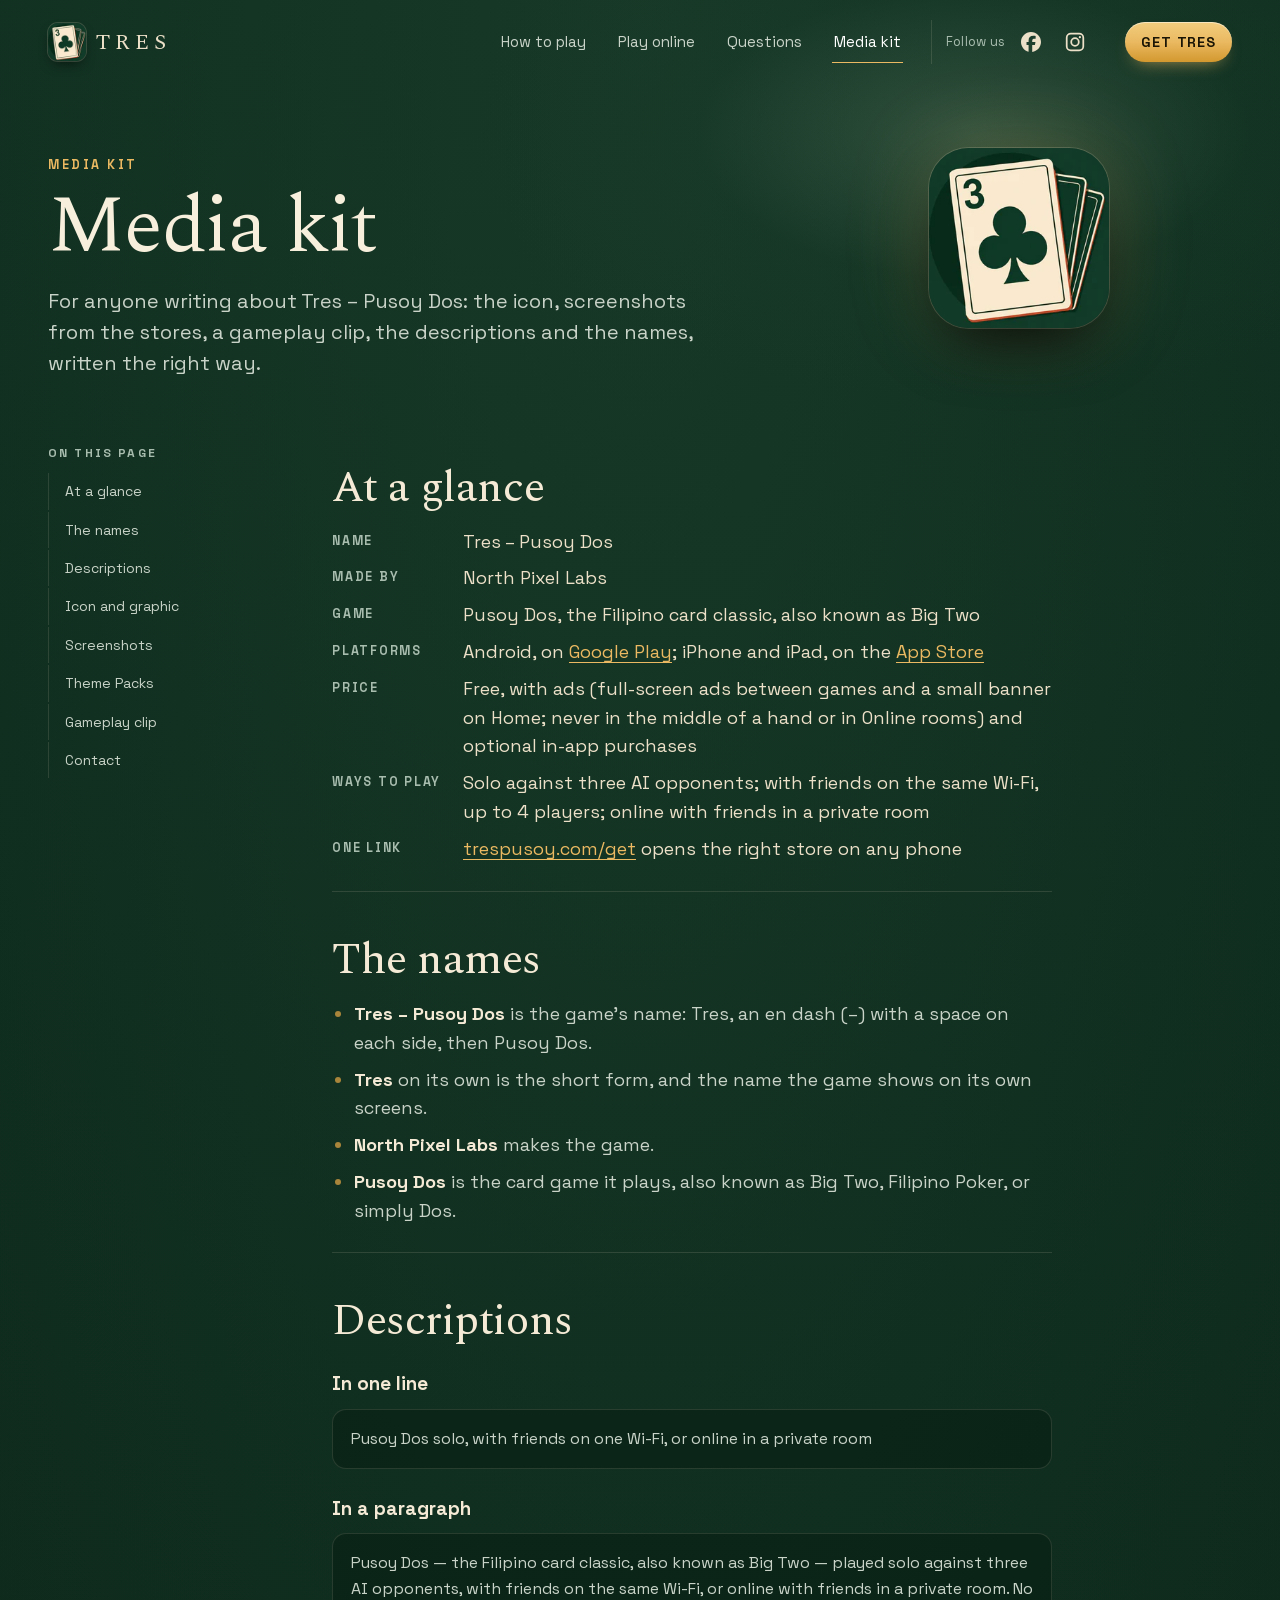
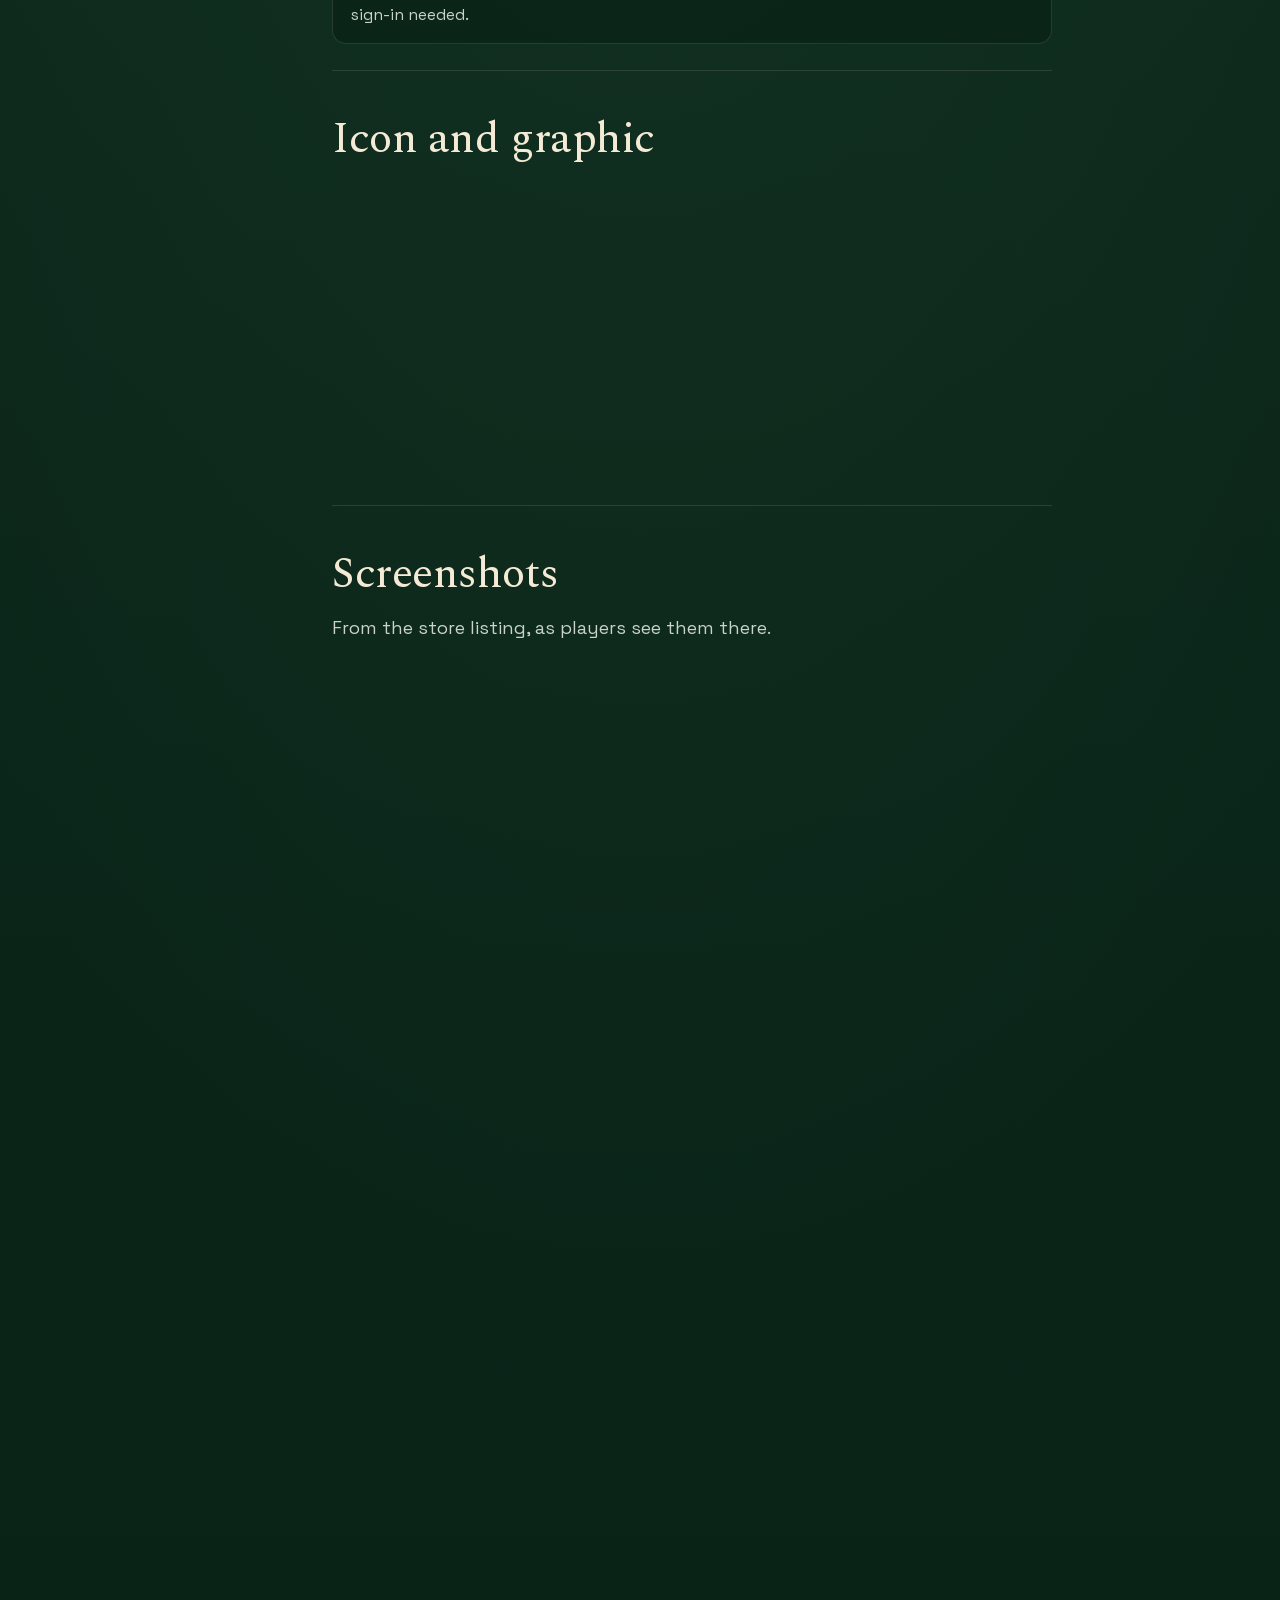
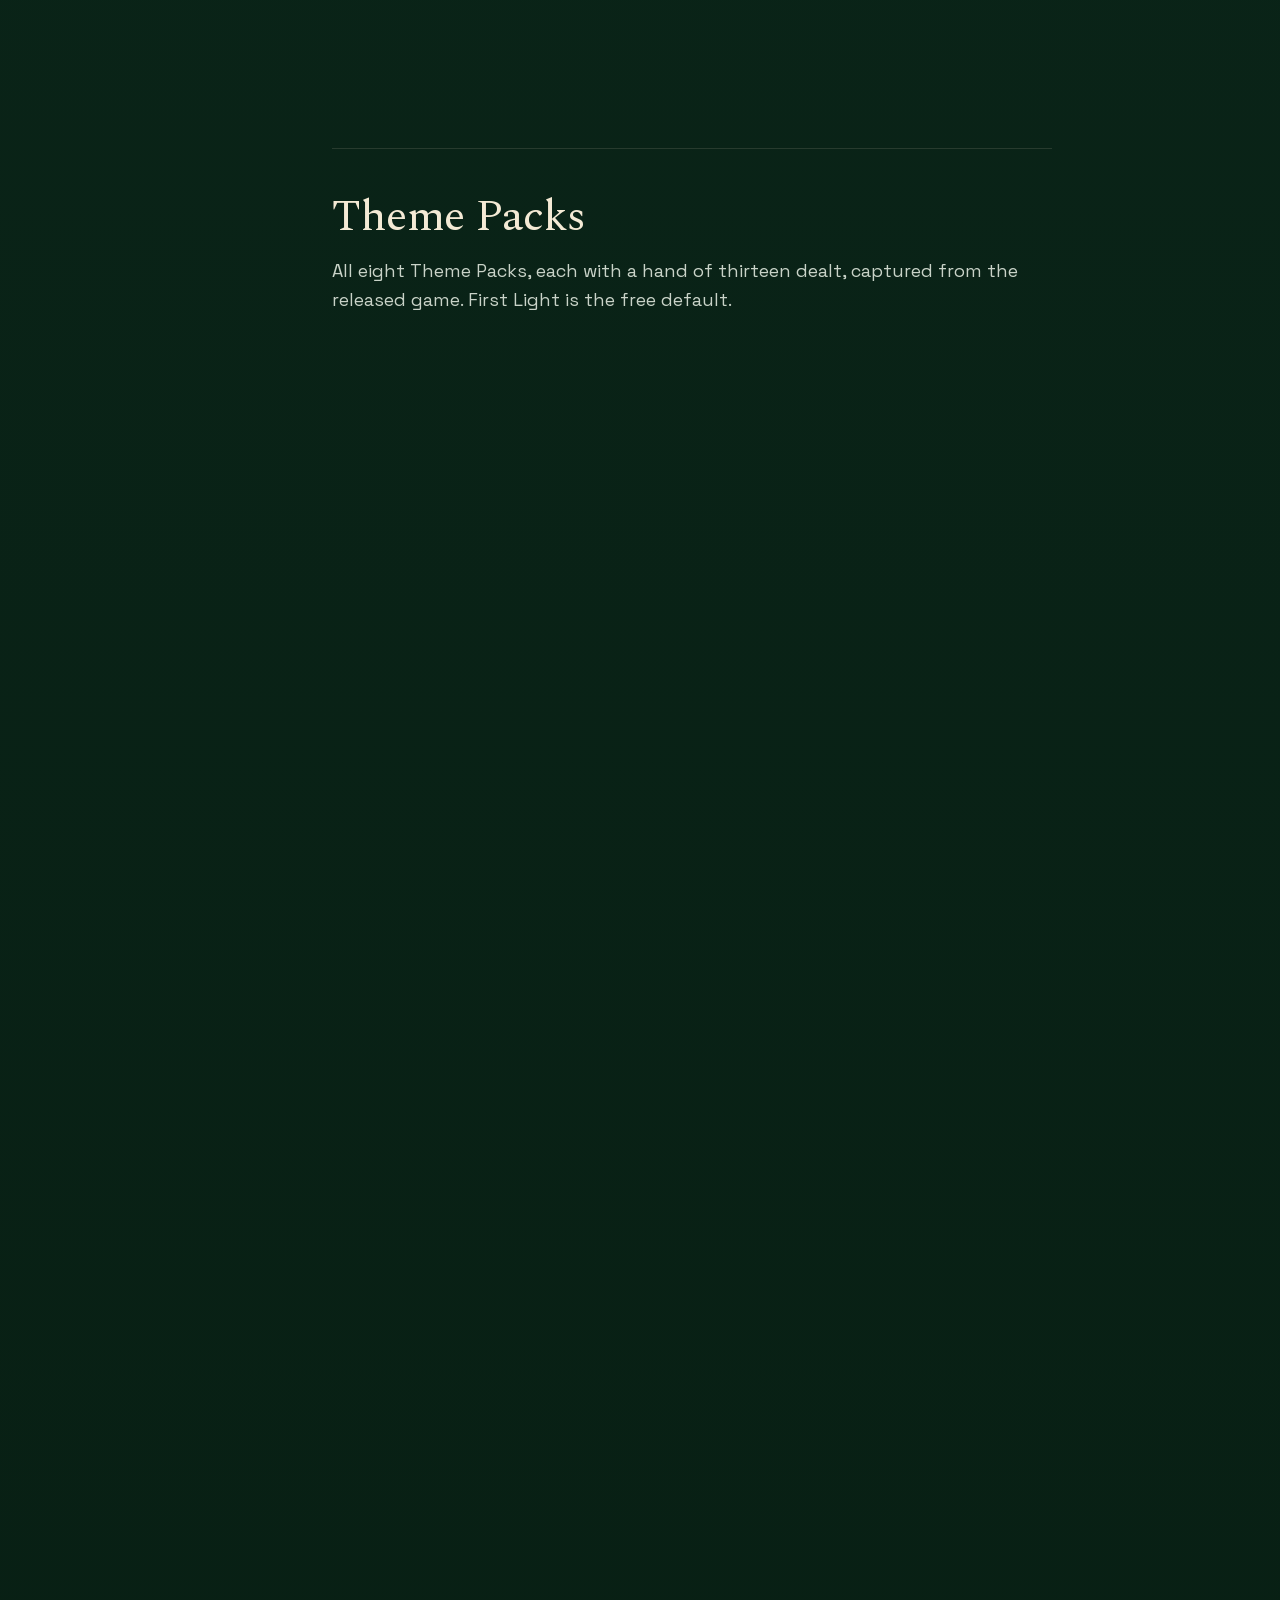
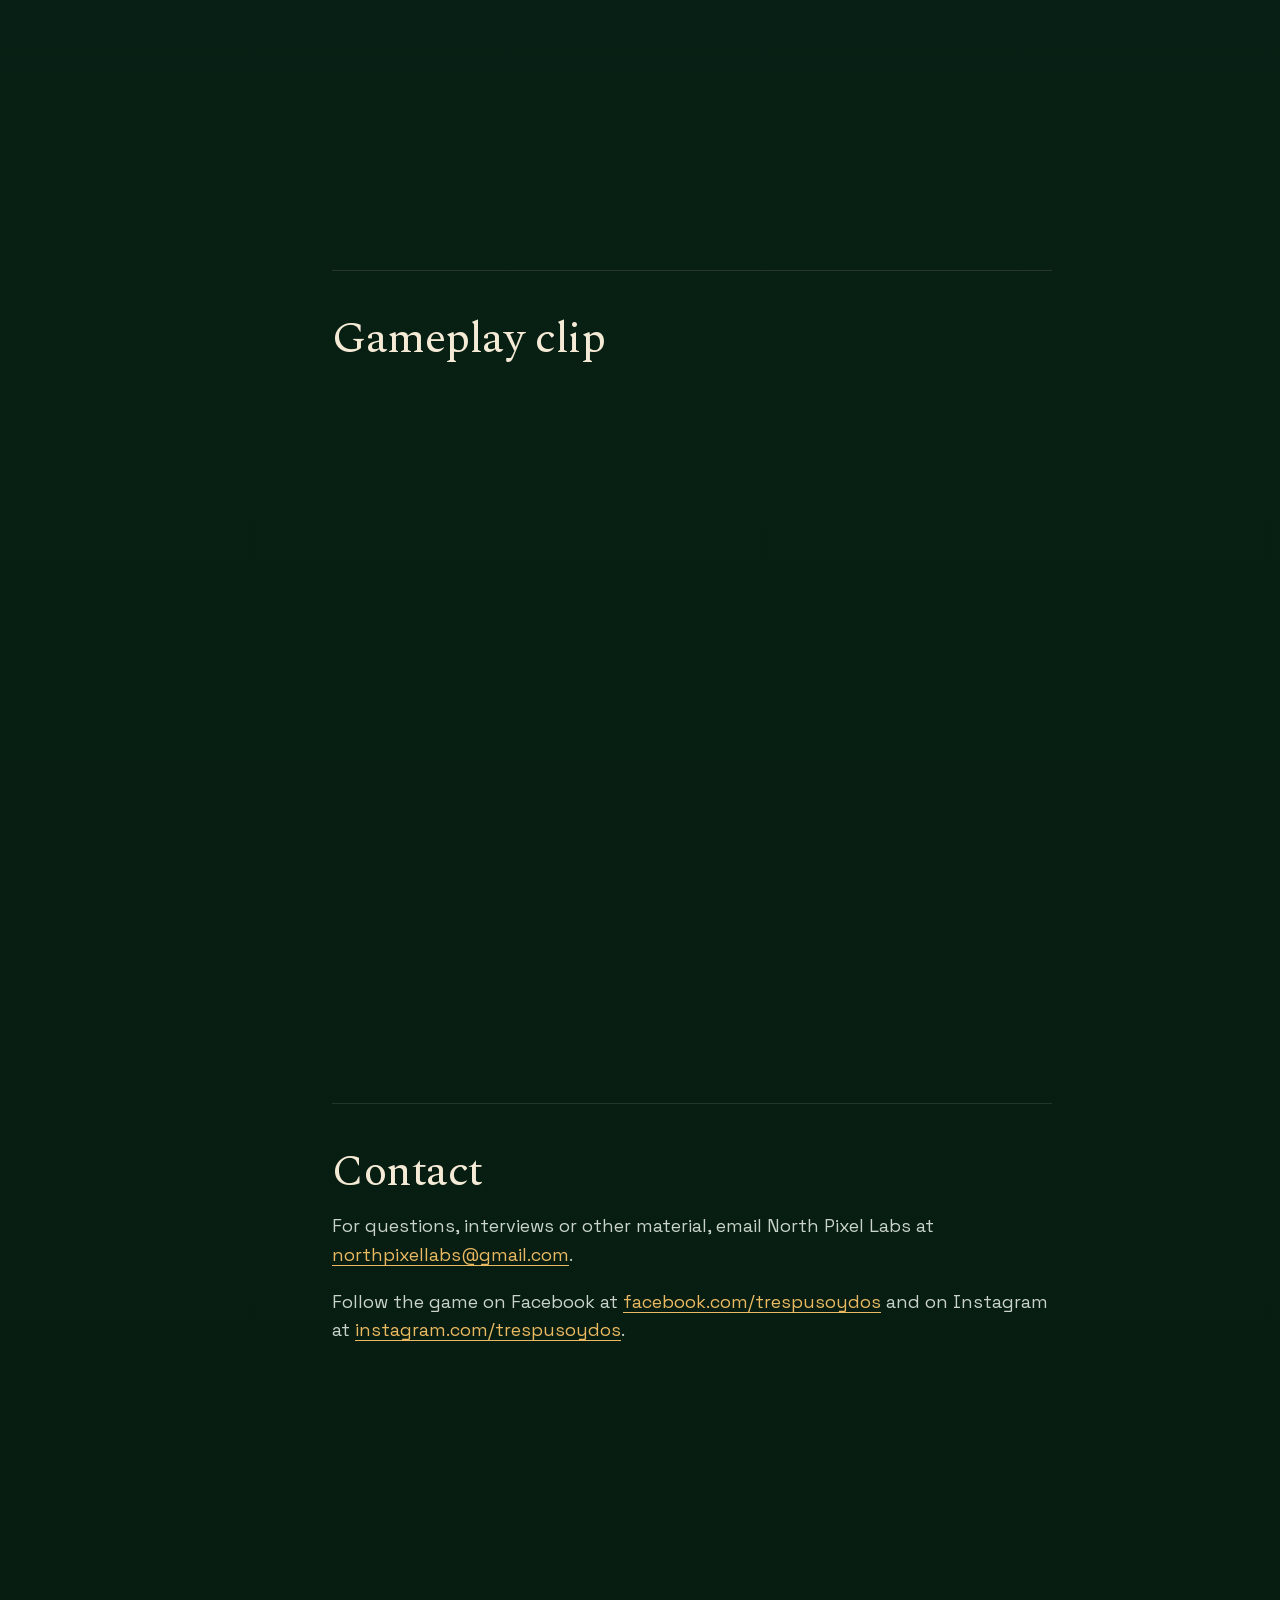
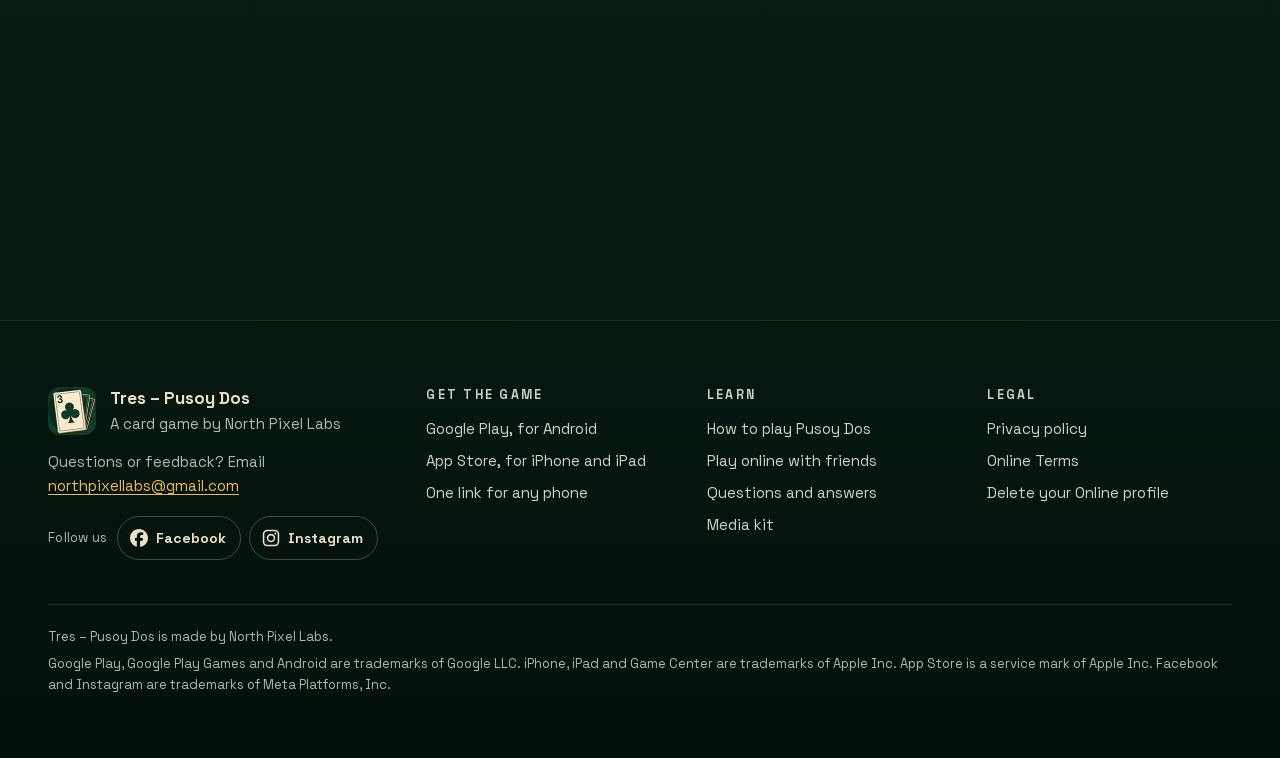
<file: media-kit/index.html>
<!doctype html>
<html lang="en">
<head>
<meta charset="utf-8">
<meta name="viewport" content="width=device-width, initial-scale=1, viewport-fit=cover">
<meta http-equiv="Content-Security-Policy" content="default-src 'none'; script-src 'self' 'sha256-1wtZ1gLC0241tbUYJvuuKVqgTIToWFsEZXTYoa7Qkc4='; style-src 'self'; img-src 'self'; font-src 'self'; media-src 'self'; base-uri 'none'; form-action 'none'">
<title>Media kit: Tres – Pusoy Dos icon, screenshots and descriptions</title>
<meta name="description" content="For anyone writing about Tres – Pusoy Dos: the app icon, store screenshots, a gameplay clip, the feature graphic, descriptions, how to write the name, and who to contact.">
<link rel="canonical" href="https://trespusoy.com/media-kit/">
<meta name="theme-color" content="#0E2C1E">
<meta name="format-detection" content="telephone=no">
<meta property="og:type" content="website">
<meta property="og:site_name" content="Tres – Pusoy Dos">
<meta property="og:url" content="https://trespusoy.com/media-kit/">
<meta property="og:title" content="Tres – Pusoy Dos media kit">
<meta property="og:description" content="Icon, screenshots, gameplay and descriptions of Tres – Pusoy Dos.">
<meta property="og:image" content="https://trespusoy.com/assets/img/share-media-kit.jpg">
<meta property="og:image:type" content="image/jpeg">
<meta property="og:image:width" content="1200">
<meta property="og:image:height" content="630">
<meta property="og:image:alt" content="The Tres – Pusoy Dos wordmark and the words Media kit, beside the ace of hearts, the three of clubs and the two of spades on green felt.">
<meta property="og:locale" content="en_US">
<meta name="twitter:card" content="summary_large_image">
<link rel="icon" href="/favicon.ico" sizes="48x48">
<link rel="icon" href="/assets/img/icon-192.png" type="image/png" sizes="192x192">
<link rel="apple-touch-icon" href="/apple-touch-icon.png">
<link rel="preload" href="/assets/fonts/spectral-400.woff2" as="font" type="font/woff2" crossorigin>
<link rel="preload" href="/assets/fonts/space-grotesk-400.woff2" as="font" type="font/woff2" crossorigin>
<link rel="preload" href="/assets/fonts/space-grotesk-700.woff2" as="font" type="font/woff2" crossorigin>
<link rel="stylesheet" href="/assets/css/site.css">
<script>(function(d){var u=navigator.userAgent||'',t=navigator.maxTouchPoints||0,p='other';if(/Windows Phone/i.test(u))p='other';else if(/Android/i.test(u))p='android';else if(/iPhone|iPad|iPod/.test(u))p='ios';else if(/Macintosh/.test(u)&&t>1)p='ios';d.className+=' js is-'+p;})(document.documentElement);</script>
<script src="/assets/js/site.js" defer></script>
<script type="application/ld+json">
{
  "@context": "https://schema.org",
  "@graph": [
    {
      "@type": "WebPage",
      "@id": "https://trespusoy.com/media-kit/",
      "url": "https://trespusoy.com/media-kit/",
      "name": "Media kit",
      "description": "For anyone writing about Tres – Pusoy Dos: the app icon, store screenshots, a gameplay clip, the feature graphic, descriptions, how to write the name, and who to contact.",
      "inLanguage": "en",
      "isPartOf": {
        "@id": "https://trespusoy.com/#website"
      },
      "about": {
        "@id": "https://trespusoy.com/#game"
      },
      "breadcrumb": {
        "@type": "BreadcrumbList",
        "itemListElement": [
          {
            "@type": "ListItem",
            "position": 1,
            "name": "Tres – Pusoy Dos",
            "item": "https://trespusoy.com/"
          },
          {
            "@type": "ListItem",
            "position": 2,
            "name": "Media kit",
            "item": "https://trespusoy.com/media-kit/"
          }
        ]
      }
    }
  ]
}
</script>
</head>
<body>
<a class="skip" href="#main">Skip to content</a>
<!-- partial:sprite -->
<svg class="sprite" aria-hidden="true" focusable="false">
  <!-- The game's own suit marks (card_face.dart, suitUnitPath), in a 100-unit square. -->
  <symbol id="s-c" viewBox="0 0 100 100"><circle cx="50" cy="26" r="24"/><circle cx="26" cy="60" r="24"/><circle cx="74" cy="60" r="24"/><circle cx="50" cy="55" r="7"/><path d="M42 100h16l-4-40h-8z"/></symbol>
  <symbol id="s-s" viewBox="0 0 100 100"><path d="M50 2C-15 45 8 98 50 70C92 98 115 45 50 2Z"/><path d="M42 100h16l-4-30h-8z"/></symbol>
  <symbol id="s-h" viewBox="0 0 100 100"><path d="M50 22C45.5 10 37.5 5 29 5C16 5 6 16 6 31C6 56 37 73 50 95C63 73 94 56 94 31C94 16 84 5 71 5C62.5 5 54.5 10 50 22Z"/></symbol>
  <symbol id="s-d" viewBox="0 0 100 100"><path d="M50 1Q65.69 26.9 85.28 50Q65.69 73.1 50 99Q34.31 73.1 14.72 50Q34.31 26.9 50 1Z"/></symbol>
  <symbol id="i-arrow" viewBox="0 0 24 24"><path fill="none" stroke="currentColor" stroke-width="2" stroke-linecap="round" stroke-linejoin="round" d="M4 12h15m-6-6 6 6-6 6"/></symbol>
  <symbol id="i-play" viewBox="0 0 24 24"><path d="M6 3.8v16.4a1 1 0 0 0 1.5.86l13.7-8.2a1 1 0 0 0 0-1.72L7.5 2.94A1 1 0 0 0 6 3.8Z"/></symbol>
  <symbol id="i-pause" viewBox="0 0 24 24"><rect x="5" y="3" width="5" height="18" rx="1.2"/><rect x="14" y="3" width="5" height="18" rx="1.2"/></symbol>
  <symbol id="i-menu" viewBox="0 0 24 24"><path fill="none" stroke="currentColor" stroke-width="1.8" stroke-linecap="round" d="M4 7h16M4 12h16M4 17h10"/></symbol>
  <symbol id="i-wifi" viewBox="0 0 24 24"><path fill="none" stroke="currentColor" stroke-width="1.8" stroke-linecap="round" d="M2.5 9.5a14 14 0 0 1 19 0M5.8 13a9 9 0 0 1 12.4 0M9.1 16.4a4.2 4.2 0 0 1 5.8 0"/><circle cx="12" cy="19.6" r="1.4"/></symbol>
  <symbol id="i-robot" viewBox="0 0 24 24"><path fill-rule="evenodd" d="M12 2.2a1.4 1.4 0 0 1 .7 2.6v1.7H17a3 3 0 0 1 3 3v7.3a3 3 0 0 1-3 3H7a3 3 0 0 1-3-3V9.5a3 3 0 0 1 3-3h4.3V4.8A1.4 1.4 0 0 1 12 2.2ZM9 11a1.6 1.6 0 1 0 0 3.2A1.6 1.6 0 0 0 9 11Zm6 0a1.6 1.6 0 1 0 0 3.2A1.6 1.6 0 0 0 15 11Z"/></symbol>
  <symbol id="i-person" viewBox="0 0 24 24"><circle cx="12" cy="8" r="4"/><path d="M4 21c0-4.4 3.6-7 8-7s8 2.6 8 7z"/></symbol>
  <symbol id="i-download" viewBox="0 0 24 24"><path fill="none" stroke="currentColor" stroke-width="2" stroke-linecap="round" stroke-linejoin="round" d="M12 4v11m-5-5 5 5 5-5M5 20h14"/></symbol>
  <symbol id="i-chevron" viewBox="0 0 24 24"><path fill="none" stroke="currentColor" stroke-width="2" stroke-linecap="round" stroke-linejoin="round" d="m6 9 6 6 6-6"/></symbol>
  <symbol id="i-zoom" viewBox="0 0 24 24"><path fill="none" stroke="currentColor" stroke-width="2" stroke-linecap="round" d="M4 9V4h5M20 9V4h-5M4 15v5h5M20 15v5h-5"/></symbol>
  <symbol id="i-close" viewBox="0 0 24 24"><path fill="none" stroke="currentColor" stroke-width="2" stroke-linecap="round" d="m6 6 12 12M18 6 6 18"/></symbol>
  <!-- Facebook's "f" mark and Instagram's glyph, trademarks of Meta Platforms, Inc., drawn in their standard shapes to link to the game's own pages. -->
  <symbol id="i-facebook" viewBox="0 0 24 24"><path d="M9.101 23.691v-7.98H6.627v-3.667h2.474v-1.58c0-4.085 1.848-5.978 5.858-5.978.401 0 .955.042 1.468.103a8.68 8.68 0 0 1 1.141.195v3.325a8.623 8.623 0 0 0-.653-.036 26.805 26.805 0 0 0-.733-.009c-.707 0-1.259.096-1.675.309a1.686 1.686 0 0 0-.679.622c-.258.42-.374.995-.374 1.752v1.297h3.919l-.386 2.103-.287 1.564h-3.246v8.245C19.396 23.238 24 18.179 24 12.044c0-6.627-5.373-12-12-12s-12 5.373-12 12c0 5.628 3.874 10.35 9.101 11.647Z"/></symbol>
  <symbol id="i-instagram" viewBox="0 0 24 24"><path fill-rule="evenodd" d="M7 1h10a6 6 0 0 1 6 6v10a6 6 0 0 1-6 6H7a6 6 0 0 1-6-6V7a6 6 0 0 1 6-6Zm0 2.1A3.9 3.9 0 0 0 3.1 7v10A3.9 3.9 0 0 0 7 20.9h10a3.9 3.9 0 0 0 3.9-3.9V7A3.9 3.9 0 0 0 17 3.1Z"/><path fill-rule="evenodd" d="M12 6.4a5.6 5.6 0 1 1 0 11.2 5.6 5.6 0 0 1 0-11.2Zm0 2.1a3.5 3.5 0 1 0 0 7 3.5 3.5 0 0 0 0-7Z"/><circle cx="17.85" cy="6.15" r="1.35"/></symbol>
</svg>
<!-- /partial:sprite -->
<!-- partial:header -->
<header class="site-header">
  <div class="wrap site-header__bar">
    <a class="brand" href="/" aria-label="Tres – Pusoy Dos, home">
      <img src="/assets/img/icon-96.webp" width="34" height="34" alt="">
      <span class="brand__word" aria-hidden="true">Tres</span>
    </a>
    <nav class="nav" aria-label="Main">
      <a href="/how-to-play/">How to play</a>
      <a href="/play-online/">Play online</a>
      <a href="/faq/">Questions</a>
      <a href="/media-kit/" aria-current="page">Media kit</a>
    </nav>
    <div class="follow follow--header" role="group" aria-label="Follow us">
      <span class="follow__label" aria-hidden="true">Follow us</span>
      <a class="follow__icon" href="https://www.facebook.com/trespusoydos" rel="noreferrer" aria-label="Tres – Pusoy Dos on Facebook"><svg aria-hidden="true"><use href="#i-facebook"/></svg></a><a class="follow__icon" href="https://www.instagram.com/trespusoydos/" rel="noreferrer" aria-label="Tres – Pusoy Dos on Instagram"><svg aria-hidden="true"><use href="#i-instagram"/></svg></a>
    </div>
    <a class="btn btn--gold" href="/get/" data-get>Get Tres</a>
    <details class="menu">
      <summary aria-label="Menu"><svg aria-hidden="true"><use href="#i-menu"/></svg></summary>
      <nav class="menu__panel" aria-label="Main">
        <a href="/">Home</a>
        <a href="/how-to-play/">How to play Pusoy Dos</a>
        <a href="/play-online/">Play online with friends</a>
        <a href="/faq/">Questions and answers</a>
        <a href="/media-kit/" aria-current="page">Media kit</a>
        <div class="follow follow--menu" role="group" aria-label="Follow us">
          <span class="follow__label">Follow us</span>
          <a class="follow__pill" href="https://www.facebook.com/trespusoydos" rel="noreferrer" aria-label="Tres – Pusoy Dos on Facebook"><svg aria-hidden="true"><use href="#i-facebook"/></svg><span>Facebook</span></a><a class="follow__pill" href="https://www.instagram.com/trespusoydos/" rel="noreferrer" aria-label="Tres – Pusoy Dos on Instagram"><svg aria-hidden="true"><use href="#i-instagram"/></svg><span>Instagram</span></a>
        </div>
      </nav>
    </details>
  </div>
</header>
<!-- /partial:header -->
<main id="main">
  <section class="page-head" aria-labelledby="title" data-getbar-start>
    <div class="wrap page-head__inner">
      <div>
        <p class="eyebrow">Media kit</p>
        <h1 class="h1" id="title">Media kit</h1>
        <p class="lead">For anyone writing about Tres – Pusoy Dos: the icon, screenshots from the stores, a gameplay clip, the descriptions and the names, written the right way.</p>
<!-- partial:follow -->
<div class="follow follow--top" role="group" aria-label="Follow us">
  <span class="follow__label">Follow us</span>
  <a class="follow__pill" href="https://www.facebook.com/trespusoydos" rel="noreferrer" aria-label="Tres – Pusoy Dos on Facebook"><svg aria-hidden="true"><use href="#i-facebook"/></svg><span>Facebook</span></a><a class="follow__pill" href="https://www.instagram.com/trespusoydos/" rel="noreferrer" aria-label="Tres – Pusoy Dos on Instagram"><svg aria-hidden="true"><use href="#i-instagram"/></svg><span>Instagram</span></a>
</div>
<!-- /partial:follow -->
      </div>
      <div class="page-head__art" aria-hidden="true"><img class="kit-icon" src="/assets/img/icon-256.webp" width="168" height="168" alt=""></div>
    </div>
  </section>

  <div class="wrap page-body">
    <nav class="toc" aria-labelledby="toc-title">
      <p class="toc__title" id="toc-title">On this page</p>
      <ol>
          <li><a href="#facts">At a glance</a></li>
          <li><a href="#names">The names</a></li>
          <li><a href="#words">Descriptions</a></li>
          <li><a href="#icon">Icon and graphic</a></li>
          <li><a href="#shots">Screenshots</a></li>
          <li><a href="#themes">Theme Packs</a></li>
          <li><a href="#clip">Gameplay clip</a></li>
          <li><a href="#contact">Contact</a></li>
      </ol>
    </nav>

    <article class="prose">
      <section id="facts" aria-labelledby="facts-h">
        <h2 id="facts-h">At a glance</h2>
        <dl class="facts" data-reveal>
          <dt>Name</dt><dd>Tres – Pusoy Dos</dd>
          <dt>Made by</dt><dd>North Pixel Labs</dd>
          <dt>Game</dt><dd>Pusoy Dos, the Filipino card classic, also known as Big Two</dd>
          <dt>Platforms</dt><dd>Android, on <a href="https://play.google.com/store/apps/details?id=dev.tres.app">Google Play</a>; iPhone and iPad, on the <a href="https://apps.apple.com/app/id6815482151">App Store</a></dd>
          <dt>Price</dt><dd>Free, with ads (full-screen ads between games and a small banner on Home; never in the middle of a hand or in Online rooms) and optional in-app purchases</dd>
          <dt>Ways to play</dt><dd>Solo against three AI opponents; with friends on the same Wi-Fi, up to 4 players; online with friends in a private room</dd>
          <dt>One link</dt><dd><a href="/get/">trespusoy.com/get</a> opens the right store on any phone</dd>
        </dl>
      </section>

      <section id="names" aria-labelledby="names-h">
        <h2 id="names-h">The names</h2>
        <ul>
          <li><b>Tres – Pusoy Dos</b> is the game’s name: Tres, an en dash (–) with a space on each side, then Pusoy Dos.</li>
          <li><b>Tres</b> on its own is the short form, and the name the game shows on its own screens.</li>
          <li><b>North Pixel Labs</b> makes the game.</li>
          <li><b>Pusoy Dos</b> is the card game it plays, also known as Big Two, Filipino Poker, or simply Dos.</li>
        </ul>
      </section>

      <section id="words" aria-labelledby="words-h">
        <h2 id="words-h">Descriptions</h2>
        <h3>In one line</h3>
        <p class="copybox">Pusoy Dos solo, with friends on one Wi-Fi, or online in a private room</p>
        <h3>In a paragraph</h3>
        <p class="copybox">Pusoy Dos — the Filipino card classic, also known as Big Two — played solo against three AI opponents, with friends on the same Wi-Fi, or online with friends in a private room. No sign-in needed.</p>
      </section>

      <section id="icon" aria-labelledby="icon-h">
        <h2 id="icon-h">Icon and graphic</h2>
        <div class="kit kit--wide">
          <figure class="kit__item kit__item--icon" data-reveal>
            <img src="/assets/img/icon-256.webp" width="256" height="256" loading="lazy" decoding="async" alt="The Tres – Pusoy Dos app icon: the three of clubs on green felt">
            <figcaption><b>App icon</b>The three of clubs on green felt. PNG, square.</figcaption>
            <span class="dl-row"><a class="dl" href="/assets/media/tres-icon-512.png" download><svg aria-hidden="true"><use href="#i-download"/></svg>Icon, 512 px PNG</a> <a class="dl" href="/assets/media/tres-icon-1024.png" download><svg aria-hidden="true"><use href="#i-download"/></svg>Icon, 1024 px PNG</a></span>
          </figure>
          <figure class="kit__item" data-reveal>
            <img src="/assets/media/tres-feature-graphic-preview.webp" width="720" height="352" loading="lazy" decoding="async" alt="The Tres wordmark over the words Pusoy Dos, beside the ace of hearts, the two of spades and the three of clubs">
            <figcaption><b>Feature graphic</b>The Google Play feature graphic. PNG, 1024 × 500.</figcaption>
            <a class="dl" href="/assets/media/tres-feature-graphic-1024x500.png" download><svg aria-hidden="true"><use href="#i-download"/></svg>Feature graphic, PNG</a>
          </figure>
        </div>
      </section>

      <section id="shots" aria-labelledby="shots-h">
        <h2 id="shots-h">Screenshots</h2>
        <p>From the store listing, as players see them there.</p>
        <div class="kit">
          <figure class="kit__item" data-reveal>
            <img src="/assets/media/01-solo-gameplay-preview.webp" width="360" height="640" loading="lazy" decoding="async" alt="A solo game in progress on the First Light table.">
            <figcaption><b>Solo play</b>1440 × 2560 JPEG, from the Google Play listing</figcaption>
            <a class="dl" href="/assets/media/01-solo-gameplay.jpg" download><svg aria-hidden="true"><use href="#i-download"/></svg>Download JPEG<span class="sr-only">: Solo play screenshot</span></a>
          </figure>
          <figure class="kit__item" data-reveal>
            <img src="/assets/media/03-four-table-themes-preview.webp" width="360" height="640" loading="lazy" decoding="async" alt="Four table themes: First Light, Perlas, Violet Hour and Manila Bay.">
            <figcaption><b>Table themes</b>1440 × 2560 JPEG, from the Google Play listing</figcaption>
            <a class="dl" href="/assets/media/03-four-table-themes.jpg" download><svg aria-hidden="true"><use href="#i-download"/></svg>Download JPEG<span class="sr-only">: Table themes screenshot</span></a>
          </figure>
          <figure class="kit__item" data-reveal>
            <img src="/assets/media/05-cosmetic-theme-shop-preview.webp" width="360" height="640" loading="lazy" decoding="async" alt="A Violet Hour theme preview, opened from the Shop.">
            <figcaption><b>Cosmetic themes</b>1440 × 2560 JPEG, from the Google Play listing</figcaption>
            <a class="dl" href="/assets/media/05-cosmetic-theme-shop.jpg" download><svg aria-hidden="true"><use href="#i-download"/></svg>Download JPEG<span class="sr-only">: Cosmetic themes screenshot</span></a>
          </figure>
          <figure class="kit__item" data-reveal>
            <img src="/assets/media/06-milestones-and-tokens-preview.webp" width="360" height="640" loading="lazy" decoding="async" alt="The Milestones screen, with tokens to collect.">
            <figcaption><b>Milestones</b>1440 × 2560 JPEG, from the Google Play listing</figcaption>
            <a class="dl" href="/assets/media/06-milestones-and-tokens.jpg" download><svg aria-hidden="true"><use href="#i-download"/></svg>Download JPEG<span class="sr-only">: Milestones screenshot</span></a>
          </figure>
          <figure class="kit__item" data-reveal>
            <img src="/assets/media/07-full-game-result-preview.webp" width="360" height="640" loading="lazy" decoding="async" alt="A winning Result: every place, and the cards still held.">
            <figcaption><b>Results</b>1440 × 2560 JPEG, from the Google Play listing</figcaption>
            <a class="dl" href="/assets/media/07-full-game-result.jpg" download><svg aria-hidden="true"><use href="#i-download"/></svg>Download JPEG<span class="sr-only">: Results screenshot</span></a>
          </figure>
        </div>
      </section>

      <section id="themes" aria-labelledby="themes-h">
        <h2 id="themes-h">Theme Packs</h2>
        <p>All eight Theme Packs, each with a hand of thirteen dealt, captured from the released game. First Light is the free default.</p>
        <div class="kit">
          <figure class="kit__item" data-reveal>
            <img src="/assets/img/themes/first-light-360.webp" width="360" height="591" loading="lazy" decoding="async" alt="The First Light table, a hand of thirteen dealt.">
            <figcaption><b>First Light</b>1080 × 1772 JPEG, captured from Tres 2.5.0</figcaption>
            <a class="dl" href="/assets/media/theme-first-light.jpg" download><svg aria-hidden="true"><use href="#i-download"/></svg>Download JPEG<span class="sr-only">: the First Light table</span></a>
          </figure>
          <figure class="kit__item" data-reveal>
            <img src="/assets/img/themes/perlas-360.webp" width="360" height="591" loading="lazy" decoding="async" alt="The Perlas table, a hand of thirteen dealt.">
            <figcaption><b>Perlas</b>1080 × 1772 JPEG, captured from Tres 2.5.0</figcaption>
            <a class="dl" href="/assets/media/theme-perlas.jpg" download><svg aria-hidden="true"><use href="#i-download"/></svg>Download JPEG<span class="sr-only">: the Perlas table</span></a>
          </figure>
          <figure class="kit__item" data-reveal>
            <img src="/assets/img/themes/violet-hour-360.webp" width="360" height="591" loading="lazy" decoding="async" alt="The Violet Hour table, a hand of thirteen dealt.">
            <figcaption><b>Violet Hour</b>1080 × 1772 JPEG, captured from Tres 2.5.0</figcaption>
            <a class="dl" href="/assets/media/theme-violet-hour.jpg" download><svg aria-hidden="true"><use href="#i-download"/></svg>Download JPEG<span class="sr-only">: the Violet Hour table</span></a>
          </figure>
          <figure class="kit__item" data-reveal>
            <img src="/assets/img/themes/manila-bay-360.webp" width="360" height="591" loading="lazy" decoding="async" alt="The Manila Bay table, a hand of thirteen dealt.">
            <figcaption><b>Manila Bay</b>1080 × 1772 JPEG, captured from Tres 2.5.0</figcaption>
            <a class="dl" href="/assets/media/theme-manila-bay.jpg" download><svg aria-hidden="true"><use href="#i-download"/></svg>Download JPEG<span class="sr-only">: the Manila Bay table</span></a>
          </figure>
          <figure class="kit__item" data-reveal>
            <img src="/assets/img/themes/pixel-360.webp" width="360" height="591" loading="lazy" decoding="async" alt="The Pixel table, a hand of thirteen dealt.">
            <figcaption><b>Pixel</b>1080 × 1772 JPEG, captured from Tres 2.5.0</figcaption>
            <a class="dl" href="/assets/media/theme-pixel.jpg" download><svg aria-hidden="true"><use href="#i-download"/></svg>Download JPEG<span class="sr-only">: the Pixel table</span></a>
          </figure>
          <figure class="kit__item" data-reveal>
            <img src="/assets/img/themes/piso-arcade-360.webp" width="360" height="591" loading="lazy" decoding="async" alt="The Piso Arcade table, a hand of thirteen dealt.">
            <figcaption><b>Piso Arcade</b>1080 × 1772 JPEG, captured from Tres 2.5.0</figcaption>
            <a class="dl" href="/assets/media/theme-piso-arcade.jpg" download><svg aria-hidden="true"><use href="#i-download"/></svg>Download JPEG<span class="sr-only">: the Piso Arcade table</span></a>
          </figure>
          <figure class="kit__item" data-reveal>
            <img src="/assets/img/themes/evergrove-360.webp" width="360" height="591" loading="lazy" decoding="async" alt="The Evergrove table, a hand of thirteen dealt.">
            <figcaption><b>Evergrove</b>1080 × 1772 JPEG, captured from Tres 2.5.0</figcaption>
            <a class="dl" href="/assets/media/theme-evergrove.jpg" download><svg aria-hidden="true"><use href="#i-download"/></svg>Download JPEG<span class="sr-only">: the Evergrove table</span></a>
          </figure>
          <figure class="kit__item" data-reveal>
            <img src="/assets/img/themes/neon-coast-360.webp" width="360" height="591" loading="lazy" decoding="async" alt="The Neon Coast table, a hand of thirteen dealt.">
            <figcaption><b>Neon Coast</b>1080 × 1772 JPEG, captured from Tres 2.5.0</figcaption>
            <a class="dl" href="/assets/media/theme-neon-coast.jpg" download><svg aria-hidden="true"><use href="#i-download"/></svg>Download JPEG<span class="sr-only">: the Neon Coast table</span></a>
          </figure>
        </div>
      </section>

      <section id="clip" aria-labelledby="clip-h">
        <h2 id="clip-h">Gameplay clip</h2>
        <div class="kit kit--wide">
          <figure class="kit__item kit__item--clip" data-reveal>
            <video controls muted playsinline preload="none" width="540" height="880" poster="/assets/video/gameplay-poster.webp" aria-label="Gameplay from Tres – Pusoy Dos">
              <source src="/assets/video/gameplay.mp4" type="video/mp4">
            </video>
            <figcaption><b>19 seconds, no sound</b>Real play recorded from Tres 2.5.0, solo against three AI opponents: a new deal, a club flush holding the 3 of clubs opens the game and a hearts flush beats it; then, in another game the player has already finished first, an AI opponent goes out with a full house to end it. The waits before each play are cut short. MP4, 540 × 880, 60 frames a second.</figcaption>
            <a class="dl" href="/assets/video/gameplay.mp4" download><svg aria-hidden="true"><use href="#i-download"/></svg>Gameplay clip, MP4</a>
          </figure>
        </div>
      </section>

      <section id="contact" aria-labelledby="contact-h">
        <h2 id="contact-h">Contact</h2>
        <p>For questions, interviews or other material, email North Pixel Labs at <a href="mailto:northpixellabs@gmail.com">northpixellabs@gmail.com</a>.</p>
        <p>Follow the game on Facebook at <a href="https://www.facebook.com/trespusoydos" rel="noreferrer">facebook.com/trespusoydos</a> and on Instagram at <a href="https://www.instagram.com/trespusoydos/" rel="noreferrer">instagram.com/trespusoydos</a>.</p>
      </section>
    </article>
  </div>
  <div class="wrap">
    <section class="cta-band" aria-labelledby="cta-title" data-reveal data-final>
      <h2 class="h2" id="cta-title">See it for yourself.</h2>
      <p class="lead">Free on Google Play for Android, and on the App Store for iPhone and iPad.</p>
      <div class="stores stores--pair">
        <a class="store store--gold" data-store="play" href="https://play.google.com/store/apps/details?id=dev.tres.app">
          <span><span class="store__pre">For Android</span><span class="store__name">Google Play</span></span>
          <svg class="store__arrow" aria-hidden="true"><use href="#i-arrow"/></svg>
        </a>
        <a class="store store--gold" data-store="apple" href="https://apps.apple.com/app/id6815482151">
          <span><span class="store__pre">For iPhone and iPad</span><span class="store__name">App Store</span></span>
          <svg class="store__arrow" aria-hidden="true"><use href="#i-arrow"/></svg>
        </a>
      </div>
    </section>

  </div>
</main>
<!-- partial:getbar -->
<div class="getbar" data-getbar aria-hidden="true">
  <img src="/assets/img/icon-96.webp" width="40" height="40" alt="">
  <div class="getbar__text"><b>Tres – Pusoy Dos</b><span>Free · No sign-in needed</span></div>
  <a class="btn btn--gold" href="/get/" data-get tabindex="-1">Get Tres</a>
</div>
<!-- /partial:getbar -->
<!-- partial:footer -->
<footer class="site-footer">
  <div class="wrap">
    <div class="footer__grid">
      <div>
        <div class="footer__brand">
          <img src="/assets/img/icon-96.webp" width="48" height="48" loading="lazy" decoding="async" alt="">
          <div><b>Tres – Pusoy Dos</b>A card game by North Pixel Labs</div>
        </div>
        <p>Questions or feedback? Email <a href="mailto:northpixellabs@gmail.com">northpixellabs@gmail.com</a></p>
        <div class="follow follow--footer" role="group" aria-label="Follow us">
          <span class="follow__label">Follow us</span>
          <a class="follow__pill" href="https://www.facebook.com/trespusoydos" rel="noreferrer" aria-label="Tres – Pusoy Dos on Facebook"><svg aria-hidden="true"><use href="#i-facebook"/></svg><span>Facebook</span></a><a class="follow__pill" href="https://www.instagram.com/trespusoydos/" rel="noreferrer" aria-label="Tres – Pusoy Dos on Instagram"><svg aria-hidden="true"><use href="#i-instagram"/></svg><span>Instagram</span></a>
        </div>
      </div>
      <nav class="footer__col" aria-labelledby="f-get">
        <h2 id="f-get">Get the game</h2>
        <ul>
          <li><a href="https://play.google.com/store/apps/details?id=dev.tres.app">Google Play, for Android</a></li>
          <li><a href="https://apps.apple.com/app/id6815482151">App Store, for iPhone and iPad</a></li>
          <li><a href="/get/">One link for any phone</a></li>
        </ul>
      </nav>
      <nav class="footer__col" aria-labelledby="f-learn">
        <h2 id="f-learn">Learn</h2>
        <ul>
          <li><a href="/how-to-play/">How to play Pusoy Dos</a></li>
          <li><a href="/play-online/">Play online with friends</a></li>
          <li><a href="/faq/">Questions and answers</a></li>
          <li><a href="/media-kit/" aria-current="page">Media kit</a></li>
        </ul>
      </nav>
      <nav class="footer__col" aria-labelledby="f-legal">
        <h2 id="f-legal">Legal</h2>
        <ul>
          <li><a href="https://northpixelhq.github.io/pusoy/privacy-policy">Privacy policy</a></li>
          <li><a href="https://northpixelhq.github.io/pusoy/online-terms">Online Terms</a></li>
          <li><a href="https://northpixelhq.github.io/pusoy/delete-online-profile">Delete your Online profile</a></li>
        </ul>
      </nav>
    </div>
    <div class="footer__legal">
      <p>Tres – Pusoy Dos is made by North Pixel Labs.</p>
      <p>Google Play, Google Play Games and Android are trademarks of Google LLC. iPhone, iPad and Game Center are trademarks of Apple Inc. App Store is a service mark of Apple Inc. Facebook and Instagram are trademarks of Meta Platforms, Inc.</p>
    </div>
  </div>
</footer>
<!-- /partial:footer -->
</body>
</html>
</file>
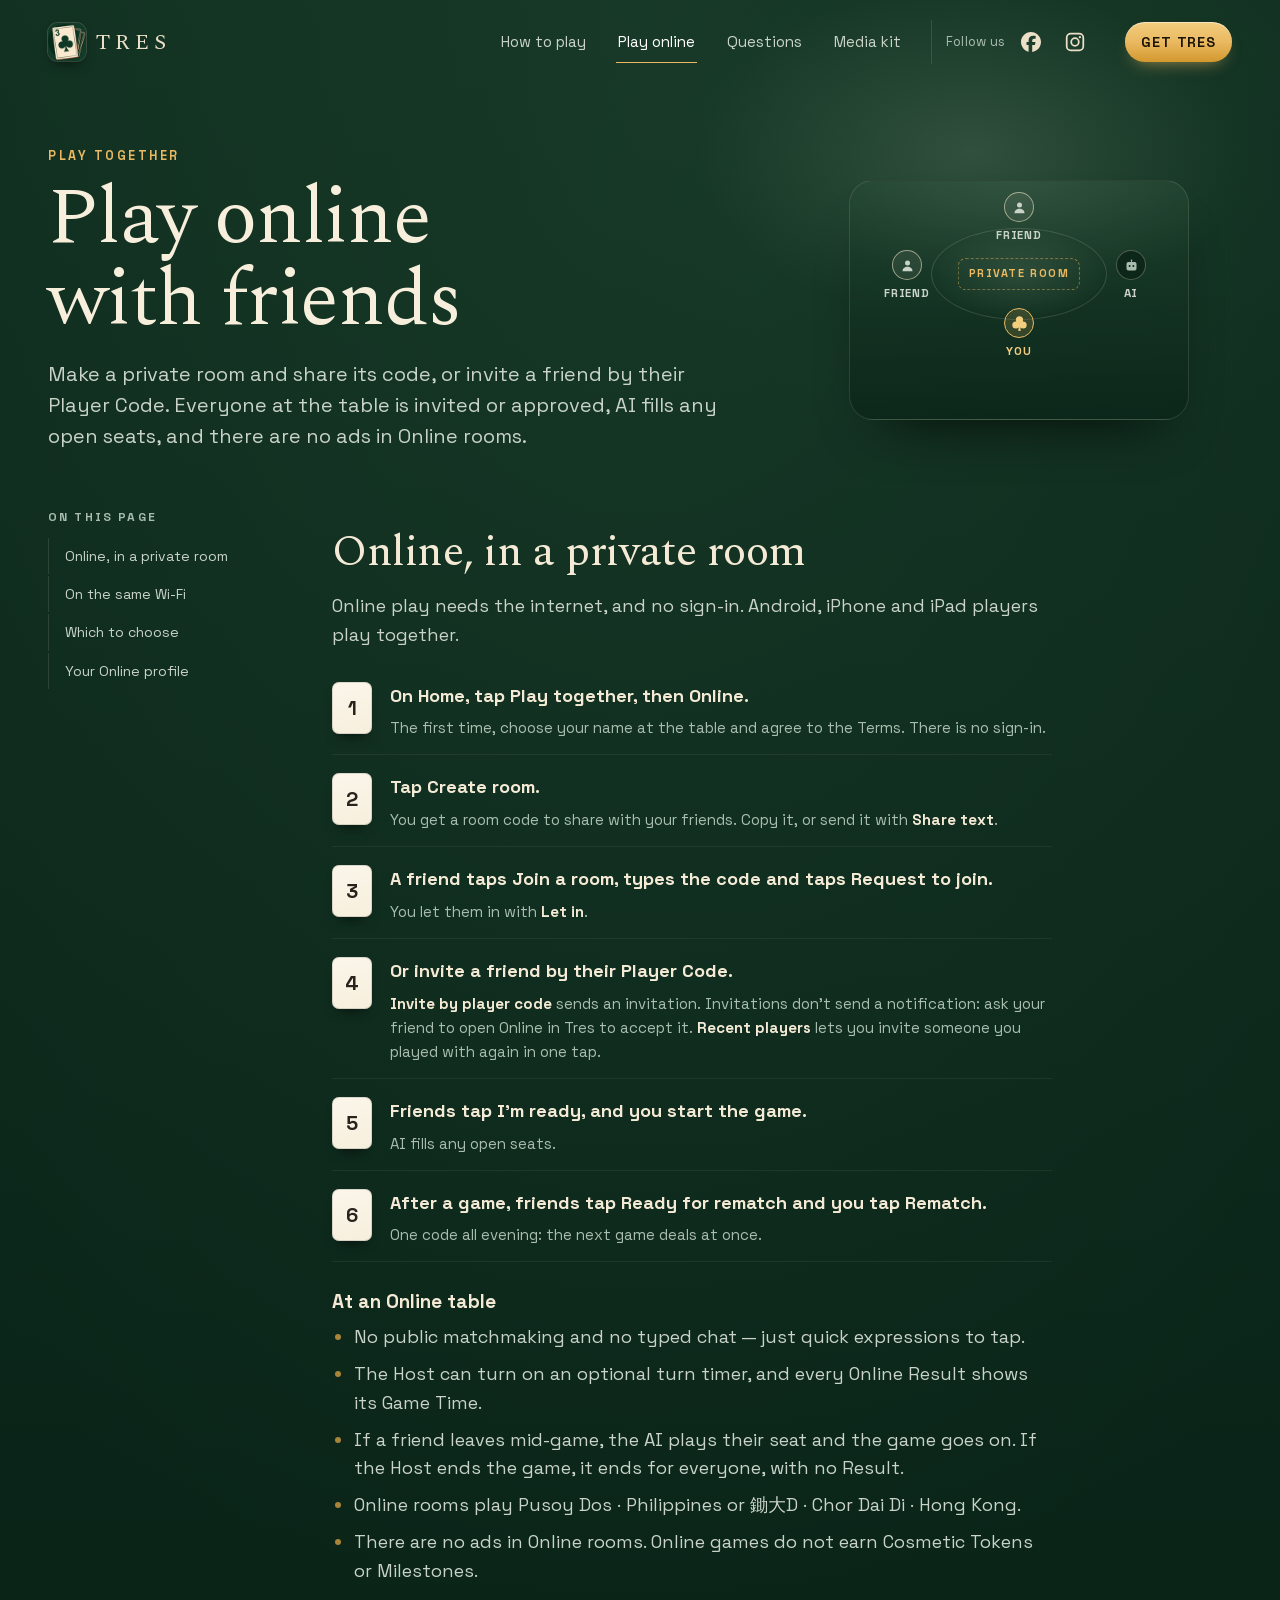
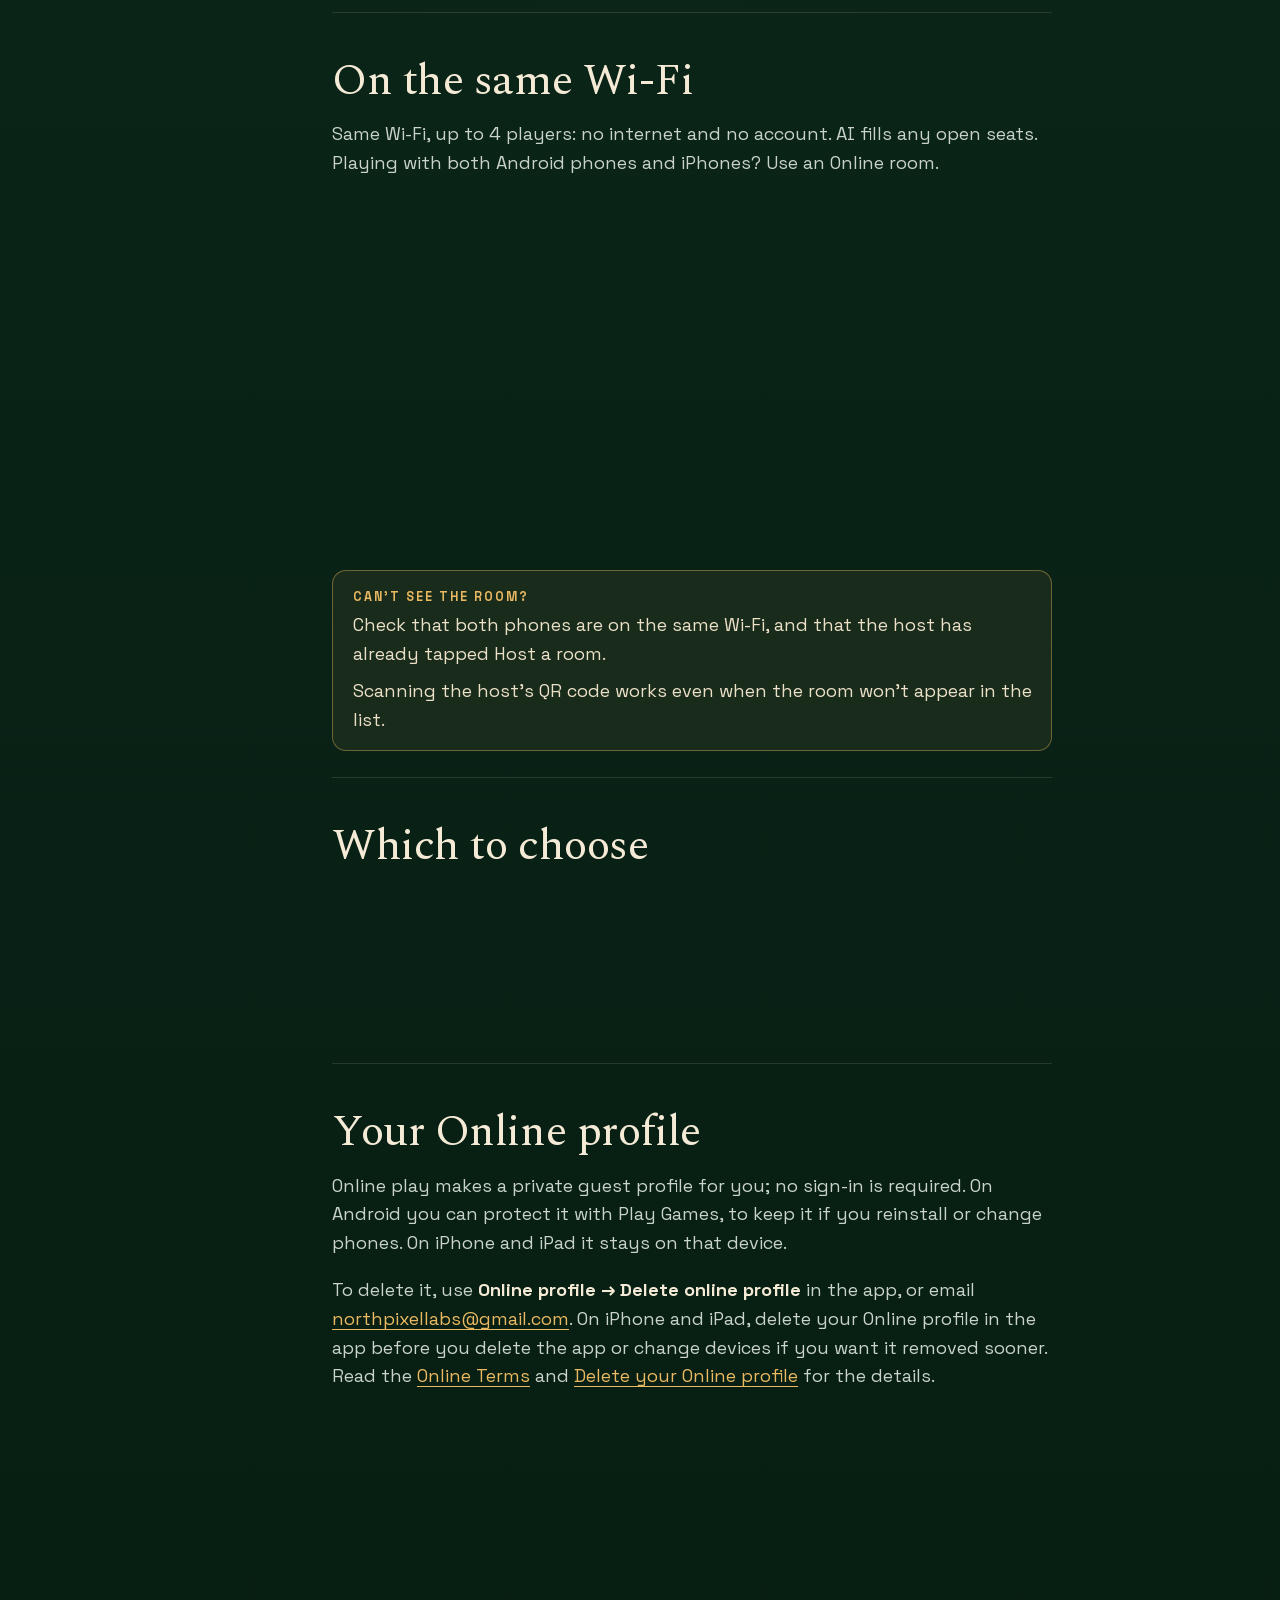
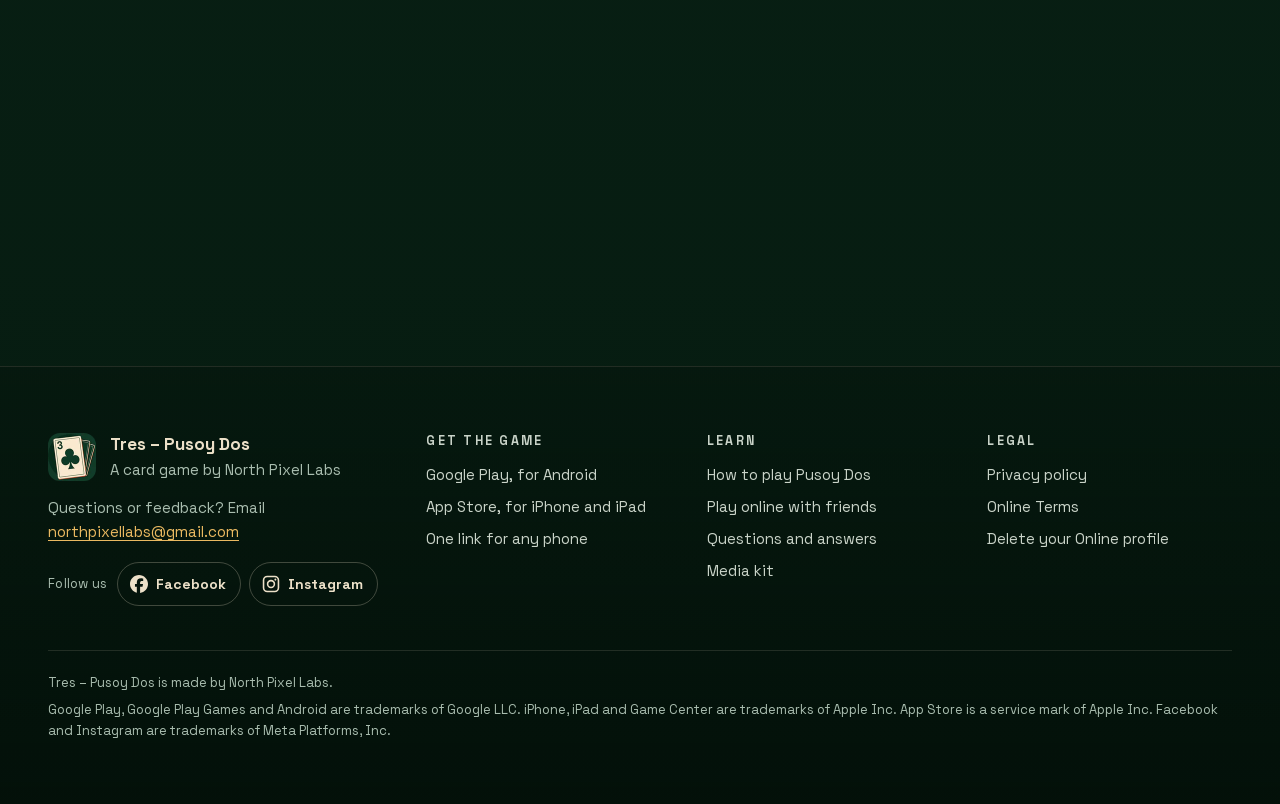
<file: play-online/index.html>
<!doctype html>
<html lang="en">
<head>
<meta charset="utf-8">
<meta name="viewport" content="width=device-width, initial-scale=1, viewport-fit=cover">
<meta http-equiv="Content-Security-Policy" content="default-src 'none'; script-src 'self' 'sha256-1wtZ1gLC0241tbUYJvuuKVqgTIToWFsEZXTYoa7Qkc4='; style-src 'self'; img-src 'self'; font-src 'self'; media-src 'self'; base-uri 'none'; form-action 'none'">
<title>Play Pusoy Dos online with friends: private rooms and same Wi-Fi · Tres</title>
<meta name="description" content="How to play Tres – Pusoy Dos with friends: make a private Online room and share its code, or invite by Player Code; or play on the same Wi-Fi, up to 4 players, with no internet.">
<link rel="canonical" href="https://trespusoy.com/play-online/">
<meta name="theme-color" content="#0E2C1E">
<meta name="format-detection" content="telephone=no">
<meta property="og:type" content="website">
<meta property="og:site_name" content="Tres – Pusoy Dos">
<meta property="og:url" content="https://trespusoy.com/play-online/">
<meta property="og:title" content="Play Pusoy Dos with friends">
<meta property="og:description" content="A private Online room, or up to 4 players on the same Wi-Fi.">
<meta property="og:image" content="https://trespusoy.com/assets/img/share-play-online.jpg">
<meta property="og:image:type" content="image/jpeg">
<meta property="og:image:width" content="1200">
<meta property="og:image:height" content="630">
<meta property="og:image:alt" content="The Tres – Pusoy Dos wordmark and the words Play together, beside the ace of hearts, the three of clubs and the two of spades on green felt.">
<meta property="og:locale" content="en_US">
<meta name="twitter:card" content="summary_large_image">
<link rel="icon" href="/favicon.ico" sizes="48x48">
<link rel="icon" href="/assets/img/icon-192.png" type="image/png" sizes="192x192">
<link rel="apple-touch-icon" href="/apple-touch-icon.png">
<link rel="preload" href="/assets/fonts/spectral-400.woff2" as="font" type="font/woff2" crossorigin>
<link rel="preload" href="/assets/fonts/space-grotesk-400.woff2" as="font" type="font/woff2" crossorigin>
<link rel="preload" href="/assets/fonts/space-grotesk-700.woff2" as="font" type="font/woff2" crossorigin>
<link rel="stylesheet" href="/assets/css/site.css">
<script>(function(d){var u=navigator.userAgent||'',t=navigator.maxTouchPoints||0,p='other';if(/Windows Phone/i.test(u))p='other';else if(/Android/i.test(u))p='android';else if(/iPhone|iPad|iPod/.test(u))p='ios';else if(/Macintosh/.test(u)&&t>1)p='ios';d.className+=' js is-'+p;})(document.documentElement);</script>
<script src="/assets/js/site.js" defer></script>
<script type="application/ld+json">
{
  "@context": "https://schema.org",
  "@graph": [
    {
      "@type": "WebPage",
      "@id": "https://trespusoy.com/play-online/",
      "url": "https://trespusoy.com/play-online/",
      "name": "Play online with friends",
      "description": "How to play Tres – Pusoy Dos with friends: make a private Online room and share its code, or invite by Player Code; or play on the same Wi-Fi, up to 4 players, with no internet.",
      "inLanguage": "en",
      "isPartOf": {
        "@id": "https://trespusoy.com/#website"
      },
      "about": {
        "@id": "https://trespusoy.com/#game"
      },
      "breadcrumb": {
        "@type": "BreadcrumbList",
        "itemListElement": [
          {
            "@type": "ListItem",
            "position": 1,
            "name": "Tres – Pusoy Dos",
            "item": "https://trespusoy.com/"
          },
          {
            "@type": "ListItem",
            "position": 2,
            "name": "Play online with friends",
            "item": "https://trespusoy.com/play-online/"
          }
        ]
      }
    }
  ]
}
</script>
</head>
<body>
<a class="skip" href="#main">Skip to content</a>
<!-- partial:sprite -->
<svg class="sprite" aria-hidden="true" focusable="false">
  <!-- The game's own suit marks (card_face.dart, suitUnitPath), in a 100-unit square. -->
  <symbol id="s-c" viewBox="0 0 100 100"><circle cx="50" cy="26" r="24"/><circle cx="26" cy="60" r="24"/><circle cx="74" cy="60" r="24"/><circle cx="50" cy="55" r="7"/><path d="M42 100h16l-4-40h-8z"/></symbol>
  <symbol id="s-s" viewBox="0 0 100 100"><path d="M50 2C-15 45 8 98 50 70C92 98 115 45 50 2Z"/><path d="M42 100h16l-4-30h-8z"/></symbol>
  <symbol id="s-h" viewBox="0 0 100 100"><path d="M50 22C45.5 10 37.5 5 29 5C16 5 6 16 6 31C6 56 37 73 50 95C63 73 94 56 94 31C94 16 84 5 71 5C62.5 5 54.5 10 50 22Z"/></symbol>
  <symbol id="s-d" viewBox="0 0 100 100"><path d="M50 1Q65.69 26.9 85.28 50Q65.69 73.1 50 99Q34.31 73.1 14.72 50Q34.31 26.9 50 1Z"/></symbol>
  <symbol id="i-arrow" viewBox="0 0 24 24"><path fill="none" stroke="currentColor" stroke-width="2" stroke-linecap="round" stroke-linejoin="round" d="M4 12h15m-6-6 6 6-6 6"/></symbol>
  <symbol id="i-play" viewBox="0 0 24 24"><path d="M6 3.8v16.4a1 1 0 0 0 1.5.86l13.7-8.2a1 1 0 0 0 0-1.72L7.5 2.94A1 1 0 0 0 6 3.8Z"/></symbol>
  <symbol id="i-pause" viewBox="0 0 24 24"><rect x="5" y="3" width="5" height="18" rx="1.2"/><rect x="14" y="3" width="5" height="18" rx="1.2"/></symbol>
  <symbol id="i-menu" viewBox="0 0 24 24"><path fill="none" stroke="currentColor" stroke-width="1.8" stroke-linecap="round" d="M4 7h16M4 12h16M4 17h10"/></symbol>
  <symbol id="i-wifi" viewBox="0 0 24 24"><path fill="none" stroke="currentColor" stroke-width="1.8" stroke-linecap="round" d="M2.5 9.5a14 14 0 0 1 19 0M5.8 13a9 9 0 0 1 12.4 0M9.1 16.4a4.2 4.2 0 0 1 5.8 0"/><circle cx="12" cy="19.6" r="1.4"/></symbol>
  <symbol id="i-robot" viewBox="0 0 24 24"><path fill-rule="evenodd" d="M12 2.2a1.4 1.4 0 0 1 .7 2.6v1.7H17a3 3 0 0 1 3 3v7.3a3 3 0 0 1-3 3H7a3 3 0 0 1-3-3V9.5a3 3 0 0 1 3-3h4.3V4.8A1.4 1.4 0 0 1 12 2.2ZM9 11a1.6 1.6 0 1 0 0 3.2A1.6 1.6 0 0 0 9 11Zm6 0a1.6 1.6 0 1 0 0 3.2A1.6 1.6 0 0 0 15 11Z"/></symbol>
  <symbol id="i-person" viewBox="0 0 24 24"><circle cx="12" cy="8" r="4"/><path d="M4 21c0-4.4 3.6-7 8-7s8 2.6 8 7z"/></symbol>
  <symbol id="i-download" viewBox="0 0 24 24"><path fill="none" stroke="currentColor" stroke-width="2" stroke-linecap="round" stroke-linejoin="round" d="M12 4v11m-5-5 5 5 5-5M5 20h14"/></symbol>
  <symbol id="i-chevron" viewBox="0 0 24 24"><path fill="none" stroke="currentColor" stroke-width="2" stroke-linecap="round" stroke-linejoin="round" d="m6 9 6 6 6-6"/></symbol>
  <symbol id="i-zoom" viewBox="0 0 24 24"><path fill="none" stroke="currentColor" stroke-width="2" stroke-linecap="round" d="M4 9V4h5M20 9V4h-5M4 15v5h5M20 15v5h-5"/></symbol>
  <symbol id="i-close" viewBox="0 0 24 24"><path fill="none" stroke="currentColor" stroke-width="2" stroke-linecap="round" d="m6 6 12 12M18 6 6 18"/></symbol>
  <!-- Facebook's "f" mark and Instagram's glyph, trademarks of Meta Platforms, Inc., drawn in their standard shapes to link to the game's own pages. -->
  <symbol id="i-facebook" viewBox="0 0 24 24"><path d="M9.101 23.691v-7.98H6.627v-3.667h2.474v-1.58c0-4.085 1.848-5.978 5.858-5.978.401 0 .955.042 1.468.103a8.68 8.68 0 0 1 1.141.195v3.325a8.623 8.623 0 0 0-.653-.036 26.805 26.805 0 0 0-.733-.009c-.707 0-1.259.096-1.675.309a1.686 1.686 0 0 0-.679.622c-.258.42-.374.995-.374 1.752v1.297h3.919l-.386 2.103-.287 1.564h-3.246v8.245C19.396 23.238 24 18.179 24 12.044c0-6.627-5.373-12-12-12s-12 5.373-12 12c0 5.628 3.874 10.35 9.101 11.647Z"/></symbol>
  <symbol id="i-instagram" viewBox="0 0 24 24"><path fill-rule="evenodd" d="M7 1h10a6 6 0 0 1 6 6v10a6 6 0 0 1-6 6H7a6 6 0 0 1-6-6V7a6 6 0 0 1 6-6Zm0 2.1A3.9 3.9 0 0 0 3.1 7v10A3.9 3.9 0 0 0 7 20.9h10a3.9 3.9 0 0 0 3.9-3.9V7A3.9 3.9 0 0 0 17 3.1Z"/><path fill-rule="evenodd" d="M12 6.4a5.6 5.6 0 1 1 0 11.2 5.6 5.6 0 0 1 0-11.2Zm0 2.1a3.5 3.5 0 1 0 0 7 3.5 3.5 0 0 0 0-7Z"/><circle cx="17.85" cy="6.15" r="1.35"/></symbol>
</svg>
<!-- /partial:sprite -->
<!-- partial:header -->
<header class="site-header">
  <div class="wrap site-header__bar">
    <a class="brand" href="/" aria-label="Tres – Pusoy Dos, home">
      <img src="/assets/img/icon-96.webp" width="34" height="34" alt="">
      <span class="brand__word" aria-hidden="true">Tres</span>
    </a>
    <nav class="nav" aria-label="Main">
      <a href="/how-to-play/">How to play</a>
      <a href="/play-online/" aria-current="page">Play online</a>
      <a href="/faq/">Questions</a>
      <a href="/media-kit/">Media kit</a>
    </nav>
    <div class="follow follow--header" role="group" aria-label="Follow us">
      <span class="follow__label" aria-hidden="true">Follow us</span>
      <a class="follow__icon" href="https://www.facebook.com/trespusoydos" rel="noreferrer" aria-label="Tres – Pusoy Dos on Facebook"><svg aria-hidden="true"><use href="#i-facebook"/></svg></a><a class="follow__icon" href="https://www.instagram.com/trespusoydos/" rel="noreferrer" aria-label="Tres – Pusoy Dos on Instagram"><svg aria-hidden="true"><use href="#i-instagram"/></svg></a>
    </div>
    <a class="btn btn--gold" href="/get/" data-get>Get Tres</a>
    <details class="menu">
      <summary aria-label="Menu"><svg aria-hidden="true"><use href="#i-menu"/></svg></summary>
      <nav class="menu__panel" aria-label="Main">
        <a href="/">Home</a>
        <a href="/how-to-play/">How to play Pusoy Dos</a>
        <a href="/play-online/" aria-current="page">Play online with friends</a>
        <a href="/faq/">Questions and answers</a>
        <a href="/media-kit/">Media kit</a>
        <div class="follow follow--menu" role="group" aria-label="Follow us">
          <span class="follow__label">Follow us</span>
          <a class="follow__pill" href="https://www.facebook.com/trespusoydos" rel="noreferrer" aria-label="Tres – Pusoy Dos on Facebook"><svg aria-hidden="true"><use href="#i-facebook"/></svg><span>Facebook</span></a><a class="follow__pill" href="https://www.instagram.com/trespusoydos/" rel="noreferrer" aria-label="Tres – Pusoy Dos on Instagram"><svg aria-hidden="true"><use href="#i-instagram"/></svg><span>Instagram</span></a>
        </div>
      </nav>
    </details>
  </div>
</header>
<!-- /partial:header -->
<main id="main">
  <section class="page-head" aria-labelledby="title" data-getbar-start>
    <div class="wrap page-head__inner">
      <div>
        <p class="eyebrow">Play together</p>
        <h1 class="h1" id="title">Play online with friends</h1>
        <p class="lead">Make a private room and share its code, or invite a friend by their Player Code. Everyone at the table is invited or approved, AI fills any open seats, and there are no ads in Online rooms.</p>
<!-- partial:follow -->
<div class="follow follow--top" role="group" aria-label="Follow us">
  <span class="follow__label">Follow us</span>
  <a class="follow__pill" href="https://www.facebook.com/trespusoydos" rel="noreferrer" aria-label="Tres – Pusoy Dos on Facebook"><svg aria-hidden="true"><use href="#i-facebook"/></svg><span>Facebook</span></a><a class="follow__pill" href="https://www.instagram.com/trespusoydos/" rel="noreferrer" aria-label="Tres – Pusoy Dos on Instagram"><svg aria-hidden="true"><use href="#i-instagram"/></svg><span>Instagram</span></a>
</div>
<!-- /partial:follow -->
      </div>
      <div class="page-head__art" aria-hidden="true"><div class="way way--art"><div class="seats" aria-hidden="true">
            <div class="seats__table"></div>
            <div class="seats__code">Private room</div>
            <span class="seat seat--you"><i><svg class="suit"><use href="#s-c"/></svg></i>You</span>
            <span class="seat seat--friend"><i><svg><use href="#i-person"/></svg></i>Friend</span>
            <span class="seat seat--friend"><i><svg><use href="#i-person"/></svg></i>Friend</span>
            <span class="seat seat--ai"><i><svg><use href="#i-robot"/></svg></i>AI</span>
          </div></div></div>
    </div>
  </section>

  <div class="wrap page-body">
    <nav class="toc" aria-labelledby="toc-title">
      <p class="toc__title" id="toc-title">On this page</p>
      <ol>
          <li><a href="#online">Online, in a private room</a></li>
          <li><a href="#wifi">On the same Wi-Fi</a></li>
          <li><a href="#choose">Which to choose</a></li>
          <li><a href="#profile">Your Online profile</a></li>
      </ol>
    </nav>

    <article class="prose">
      <section id="online" aria-labelledby="online-h">
        <h2 id="online-h">Online, in a private room</h2>
        <p>Online play needs the internet, and no sign-in. Android, iPhone and iPad players play together.</p>
        <ol class="steps" data-reveal>
          <li><div><p><span class="steps__head">On Home, tap <span class="ui">Play together</span>, then <span class="ui">Online</span>.</span></p><p>The first time, choose your name at the table and agree to the Terms. There is no sign-in.</p></div></li>
          <li><div><p><span class="steps__head">Tap <span class="ui">Create room</span>.</span></p><p>You get a room code to share with your friends. Copy it, or send it with <span class="ui">Share text</span>.</p></div></li>
          <li><div><p><span class="steps__head">A friend taps <span class="ui">Join a room</span>, types the code and taps <span class="ui">Request to join</span>.</span></p><p>You let them in with <span class="ui">Let in</span>.</p></div></li>
          <li><div><p><span class="steps__head">Or invite a friend by their Player Code.</span></p><p><span class="ui">Invite by player code</span> sends an invitation. Invitations don’t send a notification: ask your friend to open Online in Tres to accept it. <span class="ui">Recent players</span> lets you invite someone you played with again in one tap.</p></div></li>
          <li><div><p><span class="steps__head">Friends tap <span class="ui">I’m ready</span>, and you start the game.</span></p><p>AI fills any open seats.</p></div></li>
          <li><div><p><span class="steps__head">After a game, friends tap <span class="ui">Ready for rematch</span> and you tap <span class="ui">Rematch</span>.</span></p><p>One code all evening: the next game deals at once.</p></div></li>
        </ol>
        <h3>At an Online table</h3>
        <ul>
          <li>No public matchmaking and no typed chat — just quick expressions to tap.</li>
          <li>The Host can turn on an optional turn timer, and every Online Result shows its Game Time.</li>
          <li>If a friend leaves mid-game, the AI plays their seat and the game goes on. If the Host ends the game, it ends for everyone, with no Result.</li>
          <li>Online rooms play Pusoy Dos · Philippines or <span lang="zh-Hant">鋤大D</span> · Chor Dai Di · Hong Kong.</li>
          <li>There are no ads in Online rooms. Online games do not earn Cosmetic Tokens or Milestones.</li>
        </ul>
      </section>

      <section id="wifi" aria-labelledby="wifi-h">
        <h2 id="wifi-h">On the same Wi-Fi</h2>
        <p>Same Wi-Fi, up to 4 players: no internet and no account. AI fills any open seats. Playing with both Android phones and iPhones? Use an Online room.</p>
        <ol class="steps" data-reveal>
          <li><div><p><span class="steps__head">Put every phone on the same Wi-Fi.</span></p><p>Everyone needs the same version of Tres, so update together.</p></div></li>
          <li><div><p><span class="steps__head">One person taps <span class="ui">Play together</span>, then <span class="ui">Nearby</span>, then <span class="ui">Host a room</span>.</span></p></div></li>
          <li><div><p><span class="steps__head">Friends tap <span class="ui">Join a room</span>.</span></p><p>They pick the room on this Wi-Fi and type its Room Code — or scan the host’s QR code.</p></div></li>
          <li><div><p><span class="steps__head">The host starts the game.</span></p><p>AI fills any open seats, and the host picks the room’s rules for everyone.</p></div></li>
        </ol>
        <div class="note"><span class="note__title">Can’t see the room?</span><p>Check that both phones are on the same Wi-Fi, and that the host has already tapped Host a room.</p><p>Scanning the host’s QR code works even when the room won’t appear in the list.</p></div>
      </section>

      <section id="choose" aria-labelledby="choose-h">
        <h2 id="choose-h">Which to choose</h2>
        <div class="choose" data-reveal>
          <div class="choose__card">
            <h3>Same room, same Wi-Fi</h3>
            <p>Everyone on one Wi-Fi network: up to 4 players, no internet and no account.</p>
          </div>
          <div class="choose__card">
            <h3>Far apart, or Android with iPhone</h3>
            <p>Play Online. Android, iPhone and iPad players play together in Online rooms.</p>
          </div>
        </div>
      </section>

      <section id="profile" aria-labelledby="profile-h">
        <h2 id="profile-h">Your Online profile</h2>
        <p>Online play makes a private guest profile for you; no sign-in is required. On Android you can protect it with Play Games, to keep it if you reinstall or change phones. On iPhone and iPad it stays on that device.</p>
        <p>To delete it, use <span class="ui">Online profile → Delete online profile</span> in the app, or email <a href="mailto:northpixellabs@gmail.com">northpixellabs@gmail.com</a>. On iPhone and iPad, delete your Online profile in the app before you delete the app or change devices if you want it removed sooner. Read the <a href="https://northpixelhq.github.io/pusoy/online-terms">Online Terms</a> and <a href="https://northpixelhq.github.io/pusoy/delete-online-profile">Delete your Online profile</a> for the details.</p>
      </section>
    </article>
  </div>
  <div class="wrap">
    <section class="cta-band" aria-labelledby="cta-title" data-reveal data-final>
      <h2 class="h2" id="cta-title">Get the table ready.</h2>
      <p class="lead">Free on Google Play for Android, and on the App Store for iPhone and iPad.</p>
      <div class="stores stores--pair">
        <a class="store store--gold" data-store="play" href="https://play.google.com/store/apps/details?id=dev.tres.app">
          <span><span class="store__pre">For Android</span><span class="store__name">Google Play</span></span>
          <svg class="store__arrow" aria-hidden="true"><use href="#i-arrow"/></svg>
        </a>
        <a class="store store--gold" data-store="apple" href="https://apps.apple.com/app/id6815482151">
          <span><span class="store__pre">For iPhone and iPad</span><span class="store__name">App Store</span></span>
          <svg class="store__arrow" aria-hidden="true"><use href="#i-arrow"/></svg>
        </a>
      </div>
    </section>

  </div>
</main>
<!-- partial:getbar -->
<div class="getbar" data-getbar aria-hidden="true">
  <img src="/assets/img/icon-96.webp" width="40" height="40" alt="">
  <div class="getbar__text"><b>Tres – Pusoy Dos</b><span>Free · No sign-in needed</span></div>
  <a class="btn btn--gold" href="/get/" data-get tabindex="-1">Get Tres</a>
</div>
<!-- /partial:getbar -->
<!-- partial:footer -->
<footer class="site-footer">
  <div class="wrap">
    <div class="footer__grid">
      <div>
        <div class="footer__brand">
          <img src="/assets/img/icon-96.webp" width="48" height="48" loading="lazy" decoding="async" alt="">
          <div><b>Tres – Pusoy Dos</b>A card game by North Pixel Labs</div>
        </div>
        <p>Questions or feedback? Email <a href="mailto:northpixellabs@gmail.com">northpixellabs@gmail.com</a></p>
        <div class="follow follow--footer" role="group" aria-label="Follow us">
          <span class="follow__label">Follow us</span>
          <a class="follow__pill" href="https://www.facebook.com/trespusoydos" rel="noreferrer" aria-label="Tres – Pusoy Dos on Facebook"><svg aria-hidden="true"><use href="#i-facebook"/></svg><span>Facebook</span></a><a class="follow__pill" href="https://www.instagram.com/trespusoydos/" rel="noreferrer" aria-label="Tres – Pusoy Dos on Instagram"><svg aria-hidden="true"><use href="#i-instagram"/></svg><span>Instagram</span></a>
        </div>
      </div>
      <nav class="footer__col" aria-labelledby="f-get">
        <h2 id="f-get">Get the game</h2>
        <ul>
          <li><a href="https://play.google.com/store/apps/details?id=dev.tres.app">Google Play, for Android</a></li>
          <li><a href="https://apps.apple.com/app/id6815482151">App Store, for iPhone and iPad</a></li>
          <li><a href="/get/">One link for any phone</a></li>
        </ul>
      </nav>
      <nav class="footer__col" aria-labelledby="f-learn">
        <h2 id="f-learn">Learn</h2>
        <ul>
          <li><a href="/how-to-play/">How to play Pusoy Dos</a></li>
          <li><a href="/play-online/" aria-current="page">Play online with friends</a></li>
          <li><a href="/faq/">Questions and answers</a></li>
          <li><a href="/media-kit/">Media kit</a></li>
        </ul>
      </nav>
      <nav class="footer__col" aria-labelledby="f-legal">
        <h2 id="f-legal">Legal</h2>
        <ul>
          <li><a href="https://northpixelhq.github.io/pusoy/privacy-policy">Privacy policy</a></li>
          <li><a href="https://northpixelhq.github.io/pusoy/online-terms">Online Terms</a></li>
          <li><a href="https://northpixelhq.github.io/pusoy/delete-online-profile">Delete your Online profile</a></li>
        </ul>
      </nav>
    </div>
    <div class="footer__legal">
      <p>Tres – Pusoy Dos is made by North Pixel Labs.</p>
      <p>Google Play, Google Play Games and Android are trademarks of Google LLC. iPhone, iPad and Game Center are trademarks of Apple Inc. App Store is a service mark of Apple Inc. Facebook and Instagram are trademarks of Meta Platforms, Inc.</p>
    </div>
  </div>
</footer>
<!-- /partial:footer -->
</body>
</html>
</file>
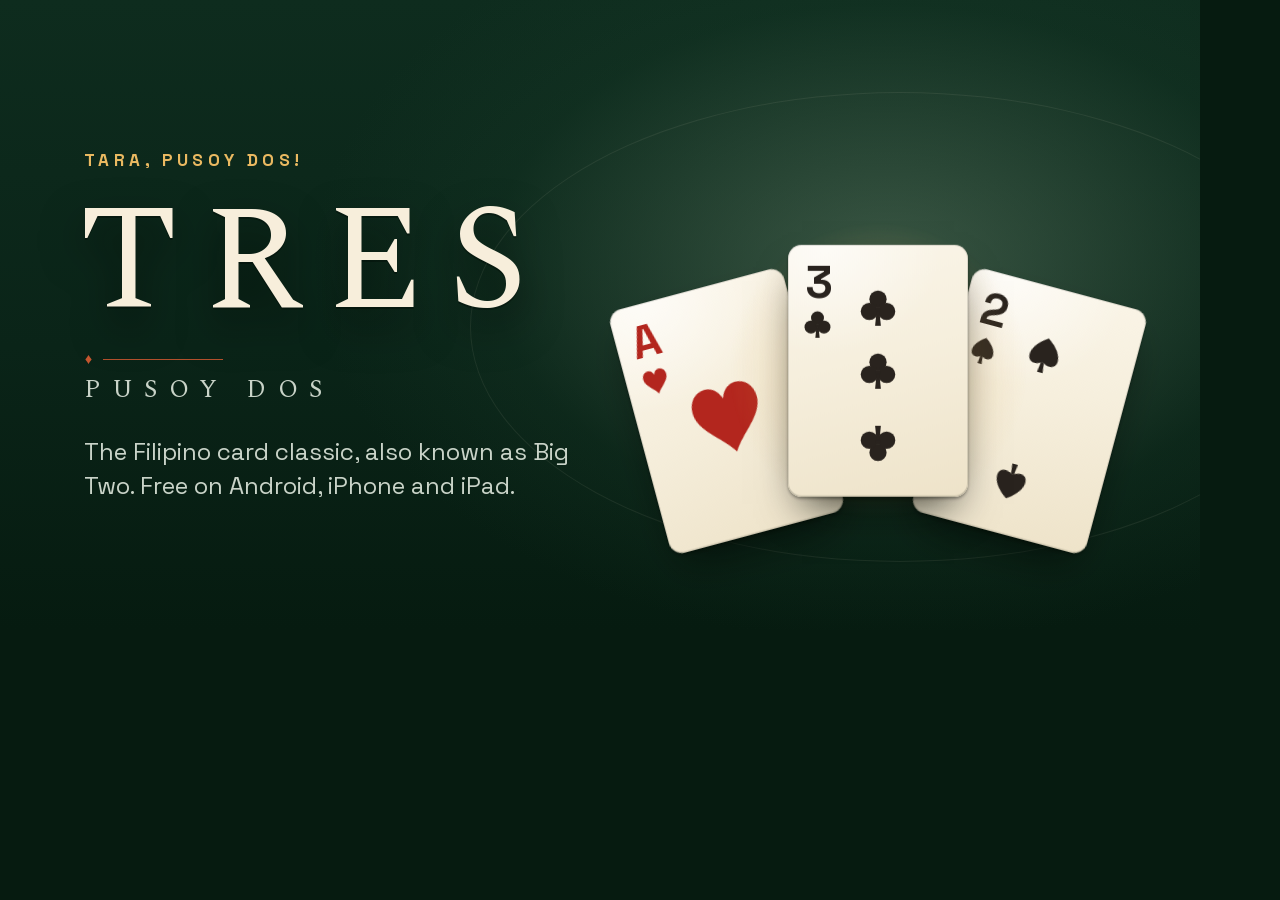
<file: tools/share-card.html>
<!doctype html>
<html lang="en">
<head>
<meta charset="utf-8">
<meta name="robots" content="noindex">
<title>Share card source</title>
<!-- The source of the link-preview pictures, assets/img/share*.jpg (1200 x 630).
     This file has no script and shows only its own fixed words. To render a
     page's own picture, tools/build_share.sh writes a temporary copy with that
     page's words (HTML-escaped) into tools/.render/, which git ignores and is
     never published, renders it through the local server and deletes it.
     Not linked from the site. -->
<link rel="stylesheet" href="/assets/css/site.css">
<style>
  html, body { width: 1200px; height: 630px; margin: 0; overflow: hidden; }
  body { background: var(--felt-shade); }
  .share {
    position: relative; width: 1200px; height: 630px; overflow: hidden;
    background:
      radial-gradient(60% 75% at 74% 42%, rgba(150, 180, 150, 0.34), rgba(31, 67, 47, 0.2) 55%, transparent 80%),
      linear-gradient(180deg, var(--felt) 0%, var(--felt-low) 55%, var(--felt-shade) 100%);
  }
  .share::after {
    content: ""; position: absolute; left: 470px; top: 92px; width: 860px; height: 470px;
    border-radius: 50%; border: 1px solid rgba(236, 224, 200, 0.08);
  }
  .copy { position: absolute; left: 84px; top: 116px; width: 500px; }
  .copy .eyebrow { font-size: 17px; letter-spacing: 0.26em; margin-bottom: 14px; color: var(--gold); }
  .copy .wordmark { justify-items: start; }
  .copy .wordmark__tres { font-size: 150px; margin: 0 0 0 -6px; }
  .copy .wordmark__rule { margin: 18px 0 14px; }
  .copy .wordmark__rule::before { width: 0; margin-right: -10px; }
  .copy .wordmark__rule::after { width: 120px; }
  .copy .wordmark__sub { font-size: 25px; margin: 0; }
  .copy p { margin: 32px 0 0; font-size: 24px; line-height: 1.45; color: var(--text-soft); }
  .stage { position: absolute; left: 608px; top: 0; width: 540px; height: 630px; margin: 0; --cw: 180px; }
  .stage__fan { bottom: 108px; }
  .halo { opacity: 0.9; }
</style>
</head>
<body>
<svg class="sprite" aria-hidden="true">
  <symbol id="s-c" viewBox="0 0 100 100"><circle cx="50" cy="26" r="24"/><circle cx="26" cy="60" r="24"/><circle cx="74" cy="60" r="24"/><circle cx="50" cy="55" r="7"/><path d="M42 100h16l-4-40h-8z"/></symbol>
  <symbol id="s-s" viewBox="0 0 100 100"><path d="M50 2C-15 45 8 98 50 70C92 98 115 45 50 2Z"/><path d="M42 100h16l-4-30h-8z"/></symbol>
  <symbol id="s-h" viewBox="0 0 100 100"><path d="M50 22C45.5 10 37.5 5 29 5C16 5 6 16 6 31C6 56 37 73 50 95C63 73 94 56 94 31C94 16 84 5 71 5C62.5 5 54.5 10 50 22Z"/></symbol>
  <symbol id="s-d" viewBox="0 0 100 100"><path d="M50 1Q65.69 26.9 85.28 50Q65.69 73.1 50 99Q34.31 73.1 14.72 50Q34.31 26.9 50 1Z"/></symbol>
</svg>
<div class="share">
  <div class="copy">
    <p class="eyebrow" id="eyebrow">Tara, Pusoy Dos!</p>
    <div class="wordmark">
      <span class="wordmark__tres">Tres</span>
      <span class="wordmark__rule"><svg class="suit"><use href="#s-d"/></svg></span>
      <span class="wordmark__sub">Pusoy Dos</span>
    </div>
    <p id="line">The Filipino card classic, also known as Big Two. Free on Android, iPhone and iPad.</p>
  </div>
  <div class="stage">
    <div class="stage__fan">
      <div class="slot slot--a"><div class="float"><div class="lift"><div class="card">
        <div class="card__face is-red"><span class="idx">A<svg class="suit"><use href="#s-h"/></svg></span><span class="pips pips--1"><svg class="suit"><use href="#s-h"/></svg></span></div>
      </div></div></div></div>
      <div class="slot slot--b"><div class="float"><div class="lift"><div class="card">
        <div class="card__face is-black"><span class="idx">2<svg class="suit"><use href="#s-s"/></svg></span><span class="pips pips--2"><svg class="suit"><use href="#s-s"/></svg><svg class="suit"><use href="#s-s"/></svg></span></div>
      </div></div></div></div>
      <div class="slot slot--c"><div class="float"><div class="lift">
        <div class="halo"></div>
        <div class="card">
          <div class="card__face is-black"><span class="idx">3<svg class="suit"><use href="#s-c"/></svg></span><span class="pips pips--3"><svg class="suit"><use href="#s-c"/></svg><svg class="suit"><use href="#s-c"/></svg><svg class="suit"><use href="#s-c"/></svg></span></div>
        </div>
      </div></div></div>
    </div>
  </div>
</div>
</body>
</html>
</file>
<file: assets/css/site.css>
/* Tres – Pusoy Dos · trespusoy.com
   One stylesheet for every page. Phone first; the wider layouts are
   composed at 600, 960 and 1280 px. Colours are the game's own roles
   (mobile/app/lib/theme/palette.dart, First Light); the motion curves
   are the game's five (UX_MOTION §1: settle, carry, throw, spring,
   sweep). Nothing here is loaded from anywhere else. */

/* ---------- Type ---------------------------------------------------- */

@font-face {
  font-family: "Space Grotesk";
  src: url("/assets/fonts/space-grotesk-400.woff2") format("woff2");
  font-weight: 400; font-style: normal; font-display: swap;
}
@font-face {
  font-family: "Space Grotesk";
  src: url("/assets/fonts/space-grotesk-700.woff2") format("woff2");
  font-weight: 700; font-style: normal; font-display: swap;
}
@font-face {
  font-family: "Spectral";
  src: url("/assets/fonts/spectral-400.woff2") format("woff2");
  font-weight: 400; font-style: normal; font-display: swap;
}
/* Local stand-ins sized to the real faces, so the swap barely moves text. */
@font-face {
  font-family: "Grotesk Fallback";
  src: local("Arial"), local("Helvetica Neue"), local("Roboto");
  size-adjust: 104%; ascent-override: 94%; descent-override: 28%; line-gap-override: 0%;
}
@font-face {
  font-family: "Serif Fallback";
  src: local("Georgia"), local("Times New Roman"), local("Noto Serif");
  size-adjust: 101%; ascent-override: 104%; descent-override: 46%; line-gap-override: 0%;
}

/* ---------- Tokens -------------------------------------------------- */

:root {
  color-scheme: dark;

  /* The felt: base, raised, shaded, and the vignette at its edge. */
  --felt-deep: #010804;
  --felt-shade: #061B10;
  --felt-low: #0A2418;
  --felt: #0E2C1E;
  --felt-raised: #1F432F;
  --line: rgba(236, 224, 200, 0.13);
  --line-strong: rgba(236, 224, 200, 0.26);

  /* Paper and ink. Card ivory, never pure white. */
  --card: #F6EFDD;
  --card-edge: #E4D8BC;
  --ink: #29231E;
  --suit-red: #B3261E;

  /* Text on felt. */
  --text: #ECE0C8;
  --text-soft: #C9D3C8;
  --text-mute: #A9BDAF;

  /* One warm accent: ember gold. Terracotta is editorial and decorative. */
  --gold-hi: #F2CD7E;
  --gold: #EAB961;
  --gold-lo: #D3982F;
  --ember: #FFCC4D;
  --heritage: #A9853B;
  --on-gold: #1B1505;
  --terracotta: #C4562F;

  --font-ui: "Space Grotesk", "Grotesk Fallback", system-ui, sans-serif;
  --font-serif: "Spectral", "Serif Fallback", Georgia, serif;

  /* The game's motion vocabulary. */
  --settle: cubic-bezier(0.22, 1, 0.36, 1);
  --carry: cubic-bezier(0.65, 0, 0.35, 1);
  --throw: cubic-bezier(0.2, 0.8, 0.2, 1);
  --spring: cubic-bezier(0.34, 1.56, 0.64, 1);
  --sweep: cubic-bezier(0.6, -0.25, 0.7, 0.05);

  --gutter: 16px;
  --max: 1200px;
  --radius: 18px;
  --section: 76px;
}
@media (min-width: 600px) { :root { --gutter: 32px; --section: 104px; } }
@media (min-width: 960px) { :root { --gutter: 48px; --section: 128px; } }

/* ---------- Base ---------------------------------------------------- */

*, *::before, *::after { box-sizing: border-box; }
html { -webkit-text-size-adjust: 100%; text-size-adjust: 100%; scroll-padding-top: 88px; }
body {
  margin: 0;
  min-height: 100vh;
  background-color: var(--felt-shade);
  background-image:
    radial-gradient(120% 60% at 50% 0%, rgba(31, 67, 47, 0.55), transparent 70%),
    linear-gradient(180deg, var(--felt) 0%, var(--felt-low) 40%, var(--felt-shade) 100%);
  color: var(--text);
  font-family: var(--font-ui);
  font-size: 17px;
  line-height: 1.6;
  font-feature-settings: "ss05";
  -webkit-font-smoothing: antialiased;
  -moz-osx-font-smoothing: grayscale;
  overflow-x: hidden;
}
@media (min-width: 960px) { body { font-size: 18px; } }
img, video, svg { display: block; max-width: 100%; }
a { color: var(--gold); text-decoration-thickness: 1px; text-underline-offset: 0.2em; }
a:hover { color: var(--gold-hi); }
:focus-visible { outline: 3px solid var(--ember); outline-offset: 3px; border-radius: 6px; }
p { margin: 0 0 1em; }
h1, h2, h3 { margin: 0; font-weight: 400; }
::selection { background: rgba(234, 185, 97, 0.35); color: #fff; }

.sr-only {
  position: absolute !important; width: 1px; height: 1px; margin: -1px; padding: 0;
  overflow: hidden; clip: rect(0 0 0 0); clip-path: inset(50%); white-space: nowrap; border: 0;
}
.skip {
  position: absolute; left: 12px; top: -60px; z-index: 50;
  padding: 10px 16px; border-radius: 10px;
  background: var(--card); color: var(--ink); font-weight: 700; text-decoration: none;
}
.skip:focus { top: 12px; }
.sprite { position: absolute; width: 0; height: 0; overflow: hidden; }

.wrap { width: 100%; max-width: calc(var(--max) + 2 * var(--gutter)); margin: 0 auto; padding: 0 var(--gutter); }

.eyebrow {
  margin: 0 0 14px;
  color: var(--gold);
  font-size: 12.5px;
  font-weight: 700;
  letter-spacing: 0.2em;
  line-height: 1.3;
  text-transform: uppercase;
}
.h2 {
  font-family: var(--font-serif);
  font-size: clamp(34px, 8.4vw, 64px);
  line-height: 1.04;
  letter-spacing: -0.012em;
  color: #F4EAD5;
  text-wrap: balance;
}
.h3 {
  font-size: 20px;
  font-weight: 700;
  line-height: 1.25;
  letter-spacing: -0.005em;
  color: #F4EAD5;
}
.lead { font-size: 18px; color: var(--text-soft); line-height: 1.55; text-wrap: pretty; }
@media (min-width: 960px) { .lead { font-size: 20px; } .h3 { font-size: 22px; } }
.mute { color: var(--text-mute); }
.taglish { font-family: var(--font-serif); color: var(--gold-hi); font-size: 20px; line-height: 1.3; margin-bottom: 10px; }

.more-link {
  display: inline-flex; align-items: center; gap: 10px;
  font-weight: 700; font-size: 15px; letter-spacing: 0.04em;
  color: var(--text); text-decoration: none;
  padding: 12px 0;
}
.more-link span { border-bottom: 1px solid var(--line-strong); padding-bottom: 2px; transition: border-color 200ms var(--settle); }
.more-link:hover { color: var(--gold-hi); }
.more-link:hover span { border-color: var(--gold); }
.more-link svg { width: 18px; height: 18px; transition: transform 240ms var(--settle); }
.more-link:hover svg { transform: translateX(4px); }

/* ---------- Suits --------------------------------------------------- */

.suit { width: 1em; height: 1em; fill: currentColor; flex: none; }
.is-red { color: var(--suit-red); }
.is-black { color: var(--ink); }

/* ---------- Store buttons ------------------------------------------- */

.stores { display: grid; gap: 12px; width: 100%; max-width: 420px; }
.store {
  position: relative;
  display: grid;
  grid-template-columns: 1fr auto;
  align-items: center;
  min-height: 62px;
  padding: 10px 18px 11px 20px;
  border-radius: 16px;
  text-decoration: none;
  line-height: 1.15;
  transition: transform 160ms var(--settle), background-color 200ms var(--settle), box-shadow 200ms var(--settle), border-color 200ms var(--settle);
  -webkit-tap-highlight-color: transparent;
}
.store__pre { display: block; font-size: 13px; font-weight: 400; letter-spacing: 0.01em; opacity: 0.85; }
.store__name { display: block; font-size: 22px; font-weight: 700; letter-spacing: -0.01em; }
.store__arrow { width: 22px; height: 22px; transition: transform 240ms var(--settle); }
.store:hover .store__arrow { transform: translateX(3px); }
.store:active { transform: translateY(1px) scale(0.99); }

.store--gold {
  color: var(--on-gold);
  background: linear-gradient(180deg, var(--gold-hi) 0%, var(--gold) 46%, var(--gold-lo) 100%);
  box-shadow: inset 0 1px 0 rgba(255, 255, 255, 0.5), inset 0 -1px 0 rgba(120, 76, 10, 0.35), 0 14px 30px -14px rgba(234, 185, 97, 0.75);
}
.store--gold:hover { color: var(--on-gold); box-shadow: inset 0 1px 0 rgba(255, 255, 255, 0.6), inset 0 -1px 0 rgba(120, 76, 10, 0.35), 0 18px 36px -14px rgba(255, 204, 77, 0.85); }
.store--line {
  color: var(--text);
  background: rgba(6, 27, 16, 0.55);
  border: 1px solid var(--line-strong);
}
.store--line:hover { color: #fff; border-color: rgba(234, 185, 97, 0.7); background: rgba(31, 67, 47, 0.55); }

/* Which store leads: an Android phone sees Google Play first and gold, an
   iPhone or iPad the App Store; anything else sees both alike. */
.is-android .store[data-store="apple"], .is-ios .store[data-store="play"] { min-height: 52px; }
.is-android .store[data-store="apple"] .store__name, .is-ios .store[data-store="play"] .store__name { font-size: 18px; }
.is-ios .store[data-store="apple"] { order: -1; }
.is-ios .stores .store[data-store="play"],
.is-android .stores .store[data-store="apple"] {
  color: var(--text); background: rgba(6, 27, 16, 0.55); border: 1px solid var(--line-strong); box-shadow: none;
}
.is-ios .stores .store[data-store="apple"] {
  color: var(--on-gold); border: 0;
  background: linear-gradient(180deg, var(--gold-hi) 0%, var(--gold) 46%, var(--gold-lo) 100%);
  box-shadow: inset 0 1px 0 rgba(255, 255, 255, 0.5), inset 0 -1px 0 rgba(120, 76, 10, 0.35), 0 14px 30px -14px rgba(234, 185, 97, 0.75);
}
@media (min-width: 600px) {
  .stores--pair { grid-template-columns: 1fr 1fr; max-width: 560px; }
  .is-android .stores--pair, .is-ios .stores--pair { grid-template-columns: 1.15fr 1fr; }
}

.btn {
  display: inline-flex; align-items: center; justify-content: center; gap: 8px;
  min-height: 40px; padding: 0 16px;
  border-radius: 999px;
  font-size: 14px; font-weight: 700; letter-spacing: 0.06em; text-transform: uppercase;
  text-decoration: none; white-space: nowrap;
  transition: transform 160ms var(--settle), box-shadow 200ms var(--settle), background-color 200ms var(--settle);
}
.btn--gold {
  color: var(--on-gold);
  background: linear-gradient(180deg, var(--gold-hi), var(--gold) 50%, var(--gold-lo));
  box-shadow: inset 0 1px 0 rgba(255, 255, 255, 0.5), 0 8px 18px -10px rgba(234, 185, 97, 0.8);
}
.btn--gold:hover { color: var(--on-gold); box-shadow: inset 0 1px 0 rgba(255, 255, 255, 0.6), 0 10px 24px -10px rgba(255, 204, 77, 0.9); }
.btn:active { transform: translateY(1px); }

/* ---------- Header -------------------------------------------------- */

.site-header {
  position: absolute; inset: 0 0 auto 0; z-index: 20;
}
.site-header__bar {
  display: flex; align-items: center; gap: 12px;
  height: 64px;
}
.brand { display: inline-flex; align-items: center; gap: 10px; color: var(--text); text-decoration: none; margin-right: auto; }
.brand img { width: 34px; height: 34px; border-radius: 9px; box-shadow: 0 0 0 1px rgba(236, 224, 200, 0.18), 0 6px 14px -6px rgba(0, 0, 0, 0.8); }
.brand__word { font-family: var(--font-serif); font-size: 21px; letter-spacing: 0.24em; text-transform: uppercase; padding-top: 2px; }
.nav { display: none; }
.nav a {
  color: var(--text-soft); text-decoration: none; font-size: 15px; font-weight: 400;
  padding: 8px 2px; border-bottom: 1px solid transparent;
  transition: color 160ms var(--settle), border-color 160ms var(--settle);
}
.nav a:hover { color: #fff; border-color: var(--gold); }

.menu { position: relative; }
.menu summary {
  list-style: none; cursor: pointer;
  display: grid; place-items: center;
  width: 44px; height: 44px; border-radius: 12px;
  border: 1px solid var(--line);
  color: var(--text);
}
.menu summary::-webkit-details-marker { display: none; }
.menu summary svg { width: 20px; height: 20px; }
.menu[open] summary { background: rgba(236, 224, 200, 0.08); }
.menu__panel {
  position: absolute; right: 0; top: 54px; width: min(280px, calc(100vw - 32px));
  padding: 8px; border-radius: 16px;
  background: #0C2619; border: 1px solid var(--line-strong);
  box-shadow: 0 24px 48px -12px rgba(0, 0, 0, 0.8);
}
.menu__panel a {
  display: block; padding: 13px 14px; border-radius: 10px;
  color: var(--text); text-decoration: none; font-size: 16px;
}
.menu__panel a:hover { background: rgba(236, 224, 200, 0.06); }
@media (min-width: 960px) {
  .site-header__bar { height: 84px; gap: 28px; }
  .nav { display: flex; gap: 28px; }
  .menu { display: none; }
  .brand img { width: 38px; height: 38px; border-radius: 10px; }
  .brand__word { font-size: 22px; }
}

/* ---------- Follow us ----------------------------------------------- */
/* Links to the game's own Facebook and Instagram pages. On a phone they sit
   just under the top of each page (below the store buttons on the home
   page), in the menu and in the footer; from 600 px wide they sit in the
   header itself. The marks are Meta's, in one flat colour. */

.follow { display: flex; flex-wrap: wrap; align-items: center; gap: 8px; }
.follow__label { font-size: 13px; color: var(--text-mute); letter-spacing: 0.02em; margin-right: 2px; }
.follow svg { width: 18px; height: 18px; fill: currentColor; flex: none; }
.follow__icon {
  display: grid; place-items: center;
  width: 44px; height: 44px; border-radius: 12px;
  color: var(--text);
  transition: color 160ms var(--settle), background-color 160ms var(--settle);
}
.follow__icon:hover { color: #fff; background: rgba(236, 224, 200, 0.08); }
.follow__icon svg { width: 20px; height: 20px; }
.follow__pill {
  display: inline-flex; align-items: center; gap: 8px;
  min-height: 44px; padding: 0 14px 0 12px; border-radius: 999px;
  border: 1px solid var(--line-strong);
  color: var(--text); text-decoration: none; font-size: 14px; font-weight: 700;
  transition: border-color 160ms var(--settle), color 160ms var(--settle);
}
.follow__pill:hover { color: #fff; border-color: var(--gold); }
.follow--header { display: none; }
.follow--top { margin: 18px 0 0; justify-content: center; }
.follow--menu { margin: 6px 0 2px; padding: 12px 8px 6px; border-top: 1px solid var(--line); }
.follow--menu .follow__label { flex-basis: 100%; }
.follow--footer { margin-top: 18px; }
@media (min-width: 600px) {
  .follow--top { display: none; }
  .follow--header { display: flex; gap: 0; }
  .follow--header .follow__label { display: none; margin-right: 4px; }
}
@media (min-width: 720px) and (max-width: 959px) { .follow--header .follow__label { display: inline; } }
@media (min-width: 960px) {
  .follow--header { flex-wrap: nowrap; padding-left: 14px; border-left: 1px solid var(--line); }
  .nav a { white-space: nowrap; }
}
@media (min-width: 960px) and (max-width: 1199px) {
  .site-header__bar { gap: 18px; }
  .nav { gap: 20px; }
}
@media (min-width: 1200px) { .follow--header .follow__label { display: inline; } }
/* In the phone menu the two links are pills, not menu rows. */
.menu__panel .follow__pill {
  display: inline-flex; padding: 0 14px 0 12px; border-radius: 999px; font-size: 14px;
}
.menu__panel .follow__pill:hover { background: transparent; }

/* ---------- Hero ---------------------------------------------------- */

.hero {
  position: relative;
  isolation: isolate;
  padding: 60px 0 48px;
  overflow: hidden;
}
.hero::before {
  /* the light pool over the table */
  content: ""; position: absolute; z-index: -1;
  left: 50%; top: -12%; width: 160vw; height: 92%;
  transform: translateX(-50%);
  background: radial-gradient(closest-side, rgba(150, 180, 150, 0.30), rgba(31, 67, 47, 0.22) 55%, transparent 100%);
  animation: pool 1400ms var(--settle) both;
}
.hero::after {
  /* the table's edge line, the oval the game draws on its felt */
  content: ""; position: absolute; z-index: -1;
  left: 50%; top: 34px; width: 140vw; height: 300px;
  transform: translateX(-50%);
  border-radius: 50%;
  border: 1px solid rgba(236, 224, 200, 0.07);
  box-shadow: inset 0 0 80px rgba(1, 8, 4, 0.35);
}
@keyframes pool { from { opacity: 0; transform: translateX(-50%) scale(0.86); } }

.hero__inner { display: grid; justify-items: center; text-align: center; }

.stage {
  position: relative;
  z-index: 1; /* the dealt cards pass beneath the words and buttons, never over them */
  width: 100%;
  height: 188px;
  margin: 0 0 14px;
  --cw: 94px;
}
.stage__fan { position: absolute; left: 50%; bottom: 8px; width: 0; height: 0; }

.hero__copy { position: relative; z-index: 2; display: grid; justify-items: center; }
.hero__copy > * { animation: rise 700ms var(--settle) both; }
.hero__copy > :nth-child(1) { animation-delay: 120ms; }
.hero__copy > :nth-child(2) { animation-delay: 200ms; }
.hero__copy > :nth-child(3) { animation-delay: 300ms; }
.hero__copy > :nth-child(4) { animation-delay: 420ms; }
.hero__copy > :nth-child(5) { animation-delay: 520ms; }
.hero__copy > :nth-child(6) { animation-delay: 600ms; }
.hero__copy > :nth-child(7) { animation-delay: 680ms; }
@keyframes rise { from { opacity: 0; transform: translateY(14px); } }

.hero .eyebrow { margin-bottom: 8px; font-size: 12.5px; letter-spacing: 0.24em; }

.wordmark { display: grid; justify-items: center; margin: 0; line-height: 1; }
.wordmark__tres {
  font-family: var(--font-serif);
  font-size: 64px;
  letter-spacing: 0.16em;
  margin-right: -0.16em; /* the tracking hangs; keep the word centred */
  text-transform: uppercase;
  color: #F7EEDB;
  text-shadow: 0 2px 0 rgba(1, 8, 4, 0.35), 0 18px 40px rgba(1, 8, 4, 0.55);
}
.wordmark__rule {
  display: flex; align-items: center; gap: 10px;
  margin: 10px 0 8px; color: var(--terracotta);
}
.wordmark__rule::before, .wordmark__rule::after {
  content: ""; width: 34px; height: 1px; background: currentColor; opacity: 0.9;
}
.wordmark__rule .suit { width: 9px; height: 9px; }
.wordmark__sub {
  font-family: var(--font-serif);
  font-size: 15px;
  letter-spacing: 0.46em;
  margin-right: -0.46em;
  text-transform: uppercase;
  color: var(--text-soft);
}
.hero__lede {
  max-width: 24em;
  margin: 16px 0 20px;
  font-size: 17px;
  line-height: 1.5;
  color: var(--text-soft);
  text-wrap: balance;
}
.hero__meta {
  display: flex; flex-wrap: wrap; justify-content: center; gap: 6px 14px;
  margin: 14px 0 0; padding: 0; list-style: none;
  font-size: 13.5px; color: var(--text-mute);
}
.hero__meta li { display: inline-flex; align-items: center; gap: 6px; }
.hero__meta .suit { width: 10px; height: 10px; color: var(--heritage); }
.hero__see {
  display: none;
}

@media (min-width: 600px) {
  .hero { padding: 84px 0 80px; }
  .stage { height: 300px; --cw: 134px; }
  .wordmark__tres { font-size: 96px; }
  .wordmark__sub { font-size: 18px; }
  .hero__lede { font-size: 19px; }
}
@media (min-width: 960px) {
  .hero { padding: 120px 0 112px; min-height: min(900px, 100vh); display: flex; align-items: center; }
  .hero::before { left: 70%; top: -20%; width: 1100px; height: 120%; }
  .hero::after { left: 72%; top: 18%; width: 980px; height: 560px; }
  .hero__inner {
    grid-template-columns: minmax(0, 1fr) minmax(0, 1.05fr);
    align-items: center; justify-items: start; text-align: left; gap: 24px;
  }
  .hero__copy { justify-items: start; order: -1; }
  .wordmark { justify-items: start; }
  .wordmark__tres { font-size: clamp(112px, 10.6vw, 152px); margin-right: 0; margin-left: -0.04em; }
  .wordmark__rule { margin: 20px 0 14px; }
  .wordmark__rule::before { width: 0; margin-right: -10px; }
  .wordmark__rule::after { width: 120px; }
  .wordmark__sub { font-size: 22px; margin-right: 0; }
  .hero__lede { font-size: 21px; max-width: 23em; margin: 28px 0 32px; text-wrap: pretty; }
  .hero__meta { justify-content: flex-start; }
  .stage { height: 470px; --cw: 158px; margin: 0; }
  .stage__fan { bottom: 70px; }
  .hero__see {
    display: inline-flex; align-items: center; gap: 12px; margin-top: 34px;
    color: var(--text); text-decoration: none; font-size: 15px; font-weight: 700; letter-spacing: 0.04em;
  }
  .hero__see i {
    display: grid; place-items: center; width: 40px; height: 40px; border-radius: 50%;
    border: 1px solid var(--line-strong); transition: border-color 200ms var(--settle), background-color 200ms var(--settle);
  }
  .hero__see i svg { width: 12px; height: 12px; margin-left: 2px; }
  .hero__see:hover { color: var(--gold-hi); }
  .hero__see:hover i { border-color: var(--gold); background: rgba(234, 185, 97, 0.1); }
}
@media (min-width: 1280px) { .stage { --cw: 220px; height: 560px; } }

/* ---------- Cards --------------------------------------------------- */
/* slot (where it is dealt to) > float (its idle drift) > lift (the lead)
   > card (the flip) > face and back. Each layer owns one motion. */

.slot, .float, .lift { position: absolute; left: 0; top: 0; }
.slot { width: var(--cw); height: calc(var(--cw) * 1.4); margin-left: calc(var(--cw) * -0.5); margin-top: calc(var(--cw) * -1.4); transform-origin: 50% 100%; }
.float, .lift { width: 100%; height: 100%; }
.lift { perspective: 1100px; }
.card {
  position: absolute; inset: 0;
  transform-style: preserve-3d;
}
.card__face, .card__back {
  position: absolute; inset: 0;
  border-radius: calc(var(--cw) * 0.075);
  -webkit-backface-visibility: hidden; backface-visibility: hidden;
}
.card__face {
  background:
    radial-gradient(120% 80% at 20% 0%, rgba(255, 255, 255, 0.65), transparent 55%),
    linear-gradient(165deg, #FBF6EA 0%, var(--card) 45%, #EEE3C9 100%);
  box-shadow:
    inset 0 0 0 1px rgba(41, 35, 30, 0.14),
    inset 0 -2px 0 rgba(41, 35, 30, 0.06),
    0 2px 3px rgba(1, 8, 4, 0.35),
    0 22px 40px -14px rgba(1, 8, 4, 0.75);
  overflow: hidden;
}
.card__back {
  transform: rotateY(180deg);
  background:
    radial-gradient(circle at 50% 50%, rgba(145, 164, 151, 0.22), transparent 42%),
    repeating-linear-gradient(45deg, rgba(145, 164, 151, 0.12) 0 1px, transparent 1px 9px),
    repeating-linear-gradient(-45deg, rgba(145, 164, 151, 0.12) 0 1px, transparent 1px 9px),
    #1A3426;
  box-shadow:
    inset 0 0 0 calc(var(--cw) * 0.045) #1A3426,
    inset 0 0 0 calc(var(--cw) * 0.055) rgba(145, 164, 151, 0.75),
    0 2px 3px rgba(1, 8, 4, 0.35),
    0 22px 40px -14px rgba(1, 8, 4, 0.75);
  display: grid; place-items: center;
  color: rgba(145, 164, 151, 0.85);
}
.card__back .suit { width: 26%; height: 26%; }
.idx {
  position: absolute; left: 9%; top: 6%;
  display: grid; justify-items: center;
  font-weight: 700;
  font-size: calc(var(--cw) * 0.25);
  line-height: 1;
  letter-spacing: -0.04em;
}
.idx .suit { width: calc(var(--cw) * 0.15); height: calc(var(--cw) * 0.15); margin-top: calc(var(--cw) * 0.03); }
.pips { position: absolute; inset: 0; }
.pips .suit { position: absolute; width: calc(var(--cw) * 0.2); height: calc(var(--cw) * 0.2); left: 50%; margin-left: calc(var(--cw) * -0.1); }
.pips--1 .suit { width: calc(var(--cw) * 0.42); height: calc(var(--cw) * 0.42); margin-left: calc(var(--cw) * -0.21); top: 38%; }
.pips--2 .suit:nth-child(1) { top: 20%; }
.pips--2 .suit:nth-child(2) { bottom: 14%; transform: rotate(180deg); }
.pips--3 .suit:nth-child(1) { top: 18%; }
.pips--3 .suit:nth-child(2) { top: 43%; }
.pips--3 .suit:nth-child(3) { bottom: 14%; transform: rotate(180deg); }

/* The hero's three: A♥ and 2♠ flank the 3♣, which leads. */
.slot--a { transform: translate(calc(var(--cw) * -0.66), calc(var(--cw) * 0.06)) rotate(-15deg); z-index: 1; }
.slot--b { transform: translate(calc(var(--cw) * 0.66), calc(var(--cw) * 0.06)) rotate(15deg); z-index: 2; }
.slot--c { transform: translate(0, calc(var(--cw) * -0.04)); z-index: 3; }
.slot--c .lift { transform: translateY(calc(var(--cw) * -0.1)); }

.hero .slot { animation: deal 820ms var(--throw) both; }
.hero .slot--a { animation-delay: 180ms; --from: translate(calc(var(--cw) * -0.2), 520px) rotate(-28deg); }
.hero .slot--b { animation-delay: 300ms; --from: translate(calc(var(--cw) * 0.2), 520px) rotate(24deg); }
.hero .slot--c { animation-delay: 420ms; --from: translate(0, 560px) rotate(-8deg); }
@keyframes deal { from { transform: var(--from); } }

.hero .card { animation: flip 640ms var(--carry) both; }
.hero .slot--a .card { animation-delay: 860ms; }
.hero .slot--b .card { animation-delay: 980ms; }
.hero .slot--c .card { animation-delay: 1100ms; }
@keyframes flip { from { transform: rotateY(-180deg); } }

.hero .slot--c .lift { animation: lead 760ms var(--spring) 1650ms both; }
@keyframes lead { from { transform: translateY(0); } }

.hero .slot--c .float { animation: drift 7s ease-in-out 2600ms infinite; }
@keyframes drift { 50% { transform: translateY(calc(var(--cw) * -0.04)) rotate(0.6deg); } }

/* The Rule of Tres: the lowest card's light blooms, then three pulses. */
.halo {
  position: absolute; left: 50%; top: 50%;
  width: calc(var(--cw) * 2.3); height: calc(var(--cw) * 2.3);
  margin: calc(var(--cw) * -1.15) 0 0 calc(var(--cw) * -1.15);
  border-radius: 50%;
  background: radial-gradient(closest-side, rgba(255, 214, 120, 0.42), rgba(234, 185, 97, 0.16) 45%, transparent 72%);
  pointer-events: none;
}
.pulse {
  position: absolute; left: 50%; top: 50%;
  width: calc(var(--cw) * 1.25); height: calc(var(--cw) * 1.6);
  margin: calc(var(--cw) * -0.8) 0 0 calc(var(--cw) * -0.625);
  border-radius: calc(var(--cw) * 0.16);
  border: 1.5px solid rgba(255, 204, 77, 0.9);
  opacity: 0;
  pointer-events: none;
}
.hero .halo { animation: bloom 1100ms var(--settle) 1700ms both; }
.hero .pulse { animation: pulse 900ms var(--settle) both; }
.hero .pulse:nth-of-type(1) { animation-delay: 1900ms; }
.hero .pulse:nth-of-type(2) { animation-delay: 2020ms; }
.hero .pulse:nth-of-type(3) { animation-delay: 2140ms; }
@keyframes bloom { 0% { opacity: 0; transform: scale(0.4); } 45% { opacity: 1; transform: scale(1.12); } }
@keyframes pulse { 0% { opacity: 0; transform: scale(0.92); } 12% { opacity: 0.85; } 100% { opacity: 0; transform: scale(1.45); } }

.hero.is-away .slot--c .float { animation-play-state: paused; }

/* ---------- Sections ------------------------------------------------ */

.section { position: relative; padding: var(--section) 0; overflow-x: clip; }
.section__head { max-width: 760px; margin-bottom: 40px; }
.section__head--center { margin-left: auto; margin-right: auto; text-align: center; }
.section__head .lead { margin-top: 18px; margin-bottom: 0; }
.rule-top { border-top: 1px solid var(--line); }

/* ---------- See it played ------------------------------------------ */

.see { padding-top: 36px; }
.see__grid { display: grid; gap: 36px; grid-template-areas: "head" "media" "steps"; }
.see__head { grid-area: head; }
.see__head .lead { margin: 18px 0 0; }
.see__media { grid-area: media; }
.see__steps { grid-area: steps; }
.phone {
  position: relative;
  width: min(290px, 74vw);
  margin: 0 auto;
  padding: 9px;
  border-radius: 42px;
  background: linear-gradient(160deg, #23251F, #0B0D0A 60%, #191B16);
  box-shadow:
    inset 0 0 0 1px rgba(255, 255, 255, 0.08),
    0 0 0 1px rgba(0, 0, 0, 0.6),
    0 50px 90px -30px rgba(0, 0, 0, 0.85),
    0 0 120px -20px rgba(150, 180, 150, 0.18);
}
.phone__screen {
  position: relative;
  overflow: hidden;
  border-radius: 33px;
  aspect-ratio: 540 / 880;
  background: var(--felt);
}
.phone__screen video { width: 100%; height: 100%; object-fit: cover; }
.see__bar { display: none; align-items: center; gap: 12px; max-width: 340px; min-height: 44px; margin: 18px auto 0; }
.is-autoplay .see__bar { display: flex; }
.see__toggle {
  flex: none;
  display: inline-flex; align-items: center; gap: 8px;
  min-height: 40px; padding: 0 14px 0 12px; border-radius: 999px;
  border: 1px solid var(--line-strong);
  background: rgba(6, 27, 16, 0.6);
  color: var(--text); font: inherit; font-size: 13px; font-weight: 700; letter-spacing: 0.06em;
  cursor: pointer;
}
.see__toggle:hover { border-color: var(--gold); }
.see__toggle svg { width: 12px; height: 12px; fill: currentColor; }
.see__toggle .i-play { display: none; }
.see__toggle[data-state="paused"] .i-play { display: block; }
.see__toggle[data-state="paused"] .i-pause { display: none; }
.see__live {
  margin: 0; min-width: 0;
  font-size: 14px; line-height: 1.35; color: var(--text);
  transition: opacity 260ms var(--settle), transform 260ms var(--settle);
}
.see__live.is-swapping { opacity: 0; transform: translateY(4px); }
.see__caption { margin: 12px auto 0; max-width: 320px; text-align: center; font-size: 13px; line-height: 1.5; color: var(--text-mute); }
.see__after { margin: 26px 0 0; color: var(--text-mute); }
.rules-note { display: flex; align-items: baseline; gap: 10px; margin: 16px 0 0; font-size: 14.5px; color: var(--text-mute); }
.rules-note .suit { width: 9px; height: 9px; color: var(--terracotta); flex: none; transform: translateY(-1px); }

.clip {
  margin: 30px 0 0; padding: 0; list-style: none;
  display: grid;
  position: relative;
}
.clip::before {
  /* the rail; with the video playing, its gold fill is the clip's progress */
  content: ""; position: absolute; left: 5px; top: 18px; bottom: 18px; width: 2px;
  background: var(--line);
}
.clip::after {
  content: ""; position: absolute; left: 5px; top: 18px; bottom: 18px; width: 2px;
  background: linear-gradient(180deg, var(--gold-hi), var(--gold-lo));
  transform: scaleY(var(--p, 0)); transform-origin: 50% 0;
  opacity: 0;
}
.clip-live .clip::after { opacity: 1; }
.clip li {
  position: relative;
  display: grid; grid-template-columns: 30px 1fr; align-items: baseline;
  padding: 9px 0;
  color: var(--text-soft);
  transition: color 300ms var(--settle);
}
.clip__mark {
  position: relative; top: -1px;
  width: 12px; height: 12px; border-radius: 50%;
  background: var(--felt-shade);
  border: 2px solid var(--heritage);
  transition: background-color 300ms var(--settle), border-color 300ms var(--settle), transform 420ms var(--spring);
}
.clip b { color: #F4EAD5; font-weight: 700; }
.clip-live .clip li { color: var(--text-mute); }
.clip-live .clip li b { color: var(--text-soft); }
.clip-live .clip li.is-done .clip__mark { background: var(--gold-lo); border-color: var(--gold-lo); }
.clip-live .clip li.is-now { color: var(--text); }
.clip-live .clip li.is-now b { color: #fff; }
.clip-live .clip li.is-now .clip__mark { background: var(--ember); border-color: var(--ember); transform: scale(1.35); box-shadow: 0 0 0 5px rgba(255, 204, 77, 0.18); }

/* Small playing cards, for examples in running text: the same face as the
   hero's, at the size of a word or a line. */
.pcards { --pw: 34px; display: inline-flex; vertical-align: middle; flex: none; padding: 2px 0; }
.pc {
  position: relative; flex: none;
  width: var(--pw); height: calc(var(--pw) * 1.4);
  border-radius: calc(var(--pw) * 0.11);
  background: linear-gradient(165deg, #FBF6EA, var(--card) 50%, #EEE3C9);
  box-shadow: inset 0 0 0 1px rgba(41, 35, 30, 0.16), -2px 0 6px -3px rgba(1, 8, 4, 0.55), 0 6px 12px -8px rgba(1, 8, 4, 0.85);
}
.pc + .pc { margin-left: calc(var(--pw) * -0.42); }
.pc b {
  position: absolute; left: 11%; top: 6%;
  display: grid; justify-items: center;
  font-size: calc(var(--pw) * 0.33); font-weight: 700; line-height: 1; letter-spacing: -0.05em;
}
.pc b .suit { width: calc(var(--pw) * 0.24); height: calc(var(--pw) * 0.24); margin-top: 1px; }
.pc--mark { box-shadow: inset 0 0 0 1px rgba(41, 35, 30, 0.16), 0 0 0 2px var(--gold), 0 8px 16px -8px rgba(234, 185, 97, 0.7); }
.pcards--lg { --pw: 52px; }
.pcards--xl { --pw: 64px; }
.pcards--loose .pc + .pc { margin-left: calc(var(--pw) * 0.12); }

/* The five-card hands, each shown by a real example. */
.hands {
  margin: 28px 0 0;
  padding: 18px 16px 16px;
  border: 1px solid var(--line);
  border-radius: var(--radius);
  background: rgba(6, 27, 16, 0.4);
}
.hands__title { margin: 0 0 6px; font-size: 12.5px; font-weight: 700; letter-spacing: 0.18em; text-transform: uppercase; color: var(--text-mute); }
.hands__list { margin: 0; padding: 0; list-style: none; display: grid; }
.hand {
  position: relative;
  display: grid; grid-template-columns: 128px 1fr; align-items: center; gap: 14px;
  padding: 10px 8px; margin: 0 -8px;
  border-radius: 12px;
  transition: background-color 360ms var(--settle);
}
.hand + .hand { border-top: 1px solid rgba(236, 224, 200, 0.07); }
.hand .pcards { --pw: 36px; }
.hand__text { font-size: 14.5px; line-height: 1.4; color: var(--text-mute); }
.hand__text b { display: block; font-size: 15.5px; color: #F4EAD5; }
.hand.is-lit { background: rgba(234, 185, 97, 0.12); }
.hand.is-lit .hand__text b { color: var(--gold-hi); }
.hands__note { margin: 10px 0 0; font-size: 13.5px; color: var(--text-mute); }
@media (min-width: 600px) { .hand { grid-template-columns: 150px 1fr; } .hand .pcards { --pw: 42px; } }

@media (min-width: 960px) {
  .see { padding-top: 56px; }
  .see__grid {
    grid-template-columns: minmax(0, 0.85fr) minmax(0, 1.15fr);
    grid-template-areas: "media head" "media steps";
    grid-template-rows: auto 1fr;
    column-gap: 80px; row-gap: 8px;
  }
  .see__media { position: sticky; top: 40px; align-self: start; }
  .phone { width: 330px; }
  .see__head, .see__steps { max-width: 580px; }
}

/* ---------- Three ways to play ------------------------------------ */

.ways { display: grid; gap: 18px; }
.way {
  position: relative;
  display: grid;
  grid-template-rows: auto 1fr;
  padding: 26px 22px 24px;
  border-radius: 24px;
  background:
    radial-gradient(120% 70% at 50% 0%, rgba(150, 180, 150, 0.12), transparent 60%),
    linear-gradient(180deg, rgba(31, 67, 47, 0.62), rgba(10, 36, 24, 0.75));
  border: 1px solid var(--line);
  box-shadow: 0 30px 60px -36px rgba(0, 0, 0, 0.9);
  overflow: hidden;
}
.way__index {
  position: absolute; left: 18px; top: 16px;
  display: grid; justify-items: center; gap: 3px;
  font-size: 20px; font-weight: 700; line-height: 1; color: var(--text-soft);
}
.way__index .suit { width: 13px; height: 13px; color: var(--heritage); }
.seats { position: relative; height: 150px; margin: 6px 0 16px; }
.seats__table {
  position: absolute; left: 50%; top: 50%; width: 176px; height: 92px; margin: -46px 0 0 -88px;
  border-radius: 50%;
  border: 1px solid rgba(236, 224, 200, 0.16);
  background: radial-gradient(closest-side, rgba(150, 180, 150, 0.16), transparent);
}
.seat {
  position: absolute; left: 50%; top: 50%;
  display: grid; justify-items: center; gap: 4px;
  width: 64px; margin-left: -32px; margin-top: -24px;
  font-size: 11.5px; font-weight: 700; letter-spacing: 0.06em; text-transform: uppercase;
  color: var(--text-soft);
}
.seat i {
  display: grid; place-items: center;
  width: 30px; height: 30px; border-radius: 50%;
  border: 1px solid rgba(236, 224, 200, 0.3);
  background: #0C2619;
  font-style: normal; font-size: 11px;
}
.seat--you i { border-color: var(--gold); background: rgba(234, 185, 97, 0.16); color: var(--gold-hi); }
.seat--you { color: var(--gold-hi); }
.seat--ai i { color: var(--text-mute); }
.seat--friend i { border-color: rgba(236, 224, 200, 0.6); background: rgba(236, 224, 200, 0.08); }
.seat i svg { width: 15px; height: 15px; fill: currentColor; }
.seat:nth-of-type(1) { transform: translate(0, 58px); }
.seat:nth-of-type(2) { transform: translate(-112px, 0); }
.seat:nth-of-type(3) { transform: translate(0, -58px); }
.seat:nth-of-type(4) { transform: translate(112px, 0); }
.seats__wifi, .seats__code {
  position: absolute; left: 50%; top: 50%; transform: translate(-50%, -50%);
  color: var(--heritage);
}
.seats__wifi svg { width: 30px; height: 30px; }
.seats__code {
  padding: 6px 10px; border-radius: 8px;
  border: 1px dashed rgba(234, 185, 97, 0.55);
  font-size: 11px; font-weight: 700; letter-spacing: 0.14em; text-transform: uppercase; color: var(--gold);
  white-space: nowrap;
}
.way .taglish { font-size: 19px; margin: 0 0 6px; }
.way .h3 { margin-bottom: 10px; }
.way p { color: var(--text-soft); font-size: 16px; margin-bottom: 0.8em; }
.way__tags { display: flex; flex-wrap: wrap; gap: 6px; margin: 8px 0 0; padding: 0; list-style: none; }
.way__tags li { padding: 4px 10px; border-radius: 999px; border: 1px solid var(--line); font-size: 12.5px; color: var(--text-mute); }
.way .more-link { margin-top: 6px; padding-bottom: 0; }
@media (min-width: 760px) {
  .ways { grid-template-columns: repeat(3, minmax(0, 1fr)); gap: 20px; }
  .way { padding: 30px 26px 28px; }
}

/* ---------- The order of the cards --------------------------------- */

.order__grid { display: grid; gap: 40px; }
.ranks {
  --mw: 38px;
  --step: calc(var(--mw) * 0.58);
  --row: calc(var(--mw) + 12 * var(--step));
  position: relative;
  display: flex; justify-content: center;
  padding: 18px 0 58px;
}
.mini {
  position: relative;
  flex: none;
  width: var(--mw); height: calc(var(--mw) * 1.4);
  margin-left: calc(var(--step) - var(--mw));
  border-radius: calc(var(--mw) * 0.1);
  background: linear-gradient(165deg, #FBF6EA, var(--card) 50%, #EEE3C9);
  box-shadow: inset 0 0 0 1px rgba(41, 35, 30, 0.15), -3px 0 8px -4px rgba(1, 8, 4, 0.5), 0 10px 18px -10px rgba(1, 8, 4, 0.8);
  transform: rotate(var(--rot, 0deg)) translateY(var(--dy, 0px));
  transform-origin: 50% 120%;
}
.mini:first-child { margin-left: 0; }
.mini b {
  position: absolute; left: 12%; top: 6%;
  display: grid; justify-items: center;
  font-size: calc(var(--mw) * 0.32); line-height: 1; letter-spacing: -0.05em;
}
.mini b .suit { width: calc(var(--mw) * 0.22); height: calc(var(--mw) * 0.22); margin-top: 2px; }
.mini--end { box-shadow: inset 0 0 0 1px rgba(41, 35, 30, 0.15), 0 0 0 2px var(--gold), 0 12px 24px -10px rgba(234, 185, 97, 0.6); }
.ranks__label {
  position: absolute; bottom: 8px;
  font-size: 11.5px; font-weight: 700; letter-spacing: 0.14em; text-transform: uppercase; color: var(--gold);
}
.ranks__label--low { left: calc(50% - var(--row) / 2 - 6px); }
.ranks__label--high { right: calc(50% - var(--row) / 2 - 6px); }
.mini:nth-child(1) { --i: 0; } .mini:nth-child(2) { --i: 1; } .mini:nth-child(3) { --i: 2; }
.mini:nth-child(4) { --i: 3; } .mini:nth-child(5) { --i: 4; } .mini:nth-child(6) { --i: 5; }
.mini:nth-child(7) { --i: 6; } .mini:nth-child(8) { --i: 7; } .mini:nth-child(9) { --i: 8; }
.mini:nth-child(10) { --i: 9; } .mini:nth-child(11) { --i: 10; } .mini:nth-child(12) { --i: 11; }
.mini:nth-child(13) { --i: 12; }
.mini { --rot: calc((var(--i) - 6) * 2.2deg); --dy: calc((var(--i) - 6) * (var(--i) - 6) * 0.5px); }

.suits {
  display: flex; align-items: center; justify-content: center; gap: 10px;
  margin: 0; padding: 0; list-style: none;
}
.suits li { display: grid; justify-items: center; gap: 6px; font-size: 12.5px; color: var(--text-mute); letter-spacing: 0.04em; }
.suits li > span:first-child {
  display: grid; place-items: center;
  width: 48px; height: 48px; border-radius: 14px;
  background: linear-gradient(165deg, #FBF6EA, var(--card));
  box-shadow: inset 0 0 0 1px rgba(41, 35, 30, 0.14), 0 10px 18px -10px rgba(1, 8, 4, 0.8);
}
.suits li > span:first-child .suit { width: 24px; height: 24px; }
.suits .lt { color: var(--heritage); font-size: 17px; font-weight: 700; margin-top: -24px; }
.order__copy p { color: var(--text-soft); }
.order__sets { margin-top: 28px; padding-top: 22px; border-top: 1px solid var(--line); font-size: 15.5px; color: var(--text-mute); }
.order__sets b { color: var(--text-soft); font-weight: 700; }
@media (min-width: 600px) { .ranks { --mw: 54px; } }
@media (min-width: 960px) {
  .order__grid { grid-template-columns: minmax(0, 1fr) minmax(0, 1fr); align-items: center; gap: 80px; }
  .order__visual { order: 2; }
  .ranks { --mw: 46px; }
  .suits { gap: 14px; }
  .suits li > span:first-child { width: 58px; height: 58px; }
}
@media (min-width: 1280px) { .ranks { --mw: 62px; --step: calc(var(--mw) * 0.6); } }

/* ---------- Make the table yours ----------------------------------- */
/* A spotlight on Neon Coast (a real loop), all eight Theme Packs as dealt
   tables a visitor can open large, then the Card Decks as the game's
   Collection previews them. */

.showcase { overflow: hidden; }
.showcase::before {
  /* a neon dusk behind the spotlight, Neon Coast's own pink and aqua */
  content: ""; position: absolute; z-index: -1; left: 50%; top: 220px;
  width: 1100px; height: 900px; transform: translateX(-50%);
  background:
    radial-gradient(closest-side at 38% 46%, rgba(225, 70, 170, 0.20), transparent 70%),
    radial-gradient(closest-side at 64% 58%, rgba(60, 220, 230, 0.12), transparent 72%);
  pointer-events: none;
}

.spotlight { display: grid; gap: 26px; margin: 8px 0 72px; grid-template-areas: "head" "media" "copy"; }
.spotlight__head { grid-area: head; }
.spotlight__media { grid-area: media; }
.spotlight__copy { grid-area: copy; }
.phone--neon {
  box-shadow:
    inset 0 0 0 1px rgba(255, 255, 255, 0.08),
    0 0 0 1px rgba(0, 0, 0, 0.6),
    0 50px 90px -30px rgba(0, 0, 0, 0.9),
    0 0 110px -10px rgba(225, 70, 170, 0.35),
    0 0 60px -20px rgba(60, 220, 230, 0.35);
}
.phone__screen--theme { aspect-ratio: 540 / 886; background: #0D2234; }
.phone__screen--theme video { position: relative; width: 100%; height: 100%; object-fit: cover; }
/* The still behind the video: what a visitor sees before it plays, or
   without it. It loads lazily, unlike a poster, which loads at once. */
.phone__still { position: absolute; inset: 0; width: 100%; height: 100%; object-fit: cover; }
.theme-bar { justify-content: center; }
.spotlight__eyebrow { color: #7FE7EE; margin-bottom: 6px; }
.spotlight__name {
  font-family: var(--font-serif); font-size: clamp(44px, 12vw, 84px); line-height: 1; letter-spacing: -0.01em;
  color: #FFE9F6;
  text-shadow: 0 0 18px rgba(255, 110, 200, 0.55), 0 0 42px rgba(225, 70, 170, 0.35);
}
.spotlight__line { margin: 16px 0 10px; font-size: 19px; line-height: 1.45; color: #F4EAD5; text-wrap: pretty; }
.spotlight__text { color: var(--text-soft); }
.spotlight__shots { display: grid; grid-template-columns: 1fr 1fr; gap: 12px; max-width: 360px; margin: 8px 0 6px; }
.shot { margin: 0; display: grid; gap: 8px; color: var(--text-soft); text-decoration: none; font-size: 13.5px; }
.shot img {
  width: 100%; height: auto; border-radius: 14px;
  box-shadow: 0 0 0 1px rgba(236, 224, 200, 0.14), 0 18px 30px -18px rgba(0, 0, 0, 0.9);
  transition: transform 300ms var(--settle), box-shadow 300ms var(--settle);
}
a.shot:hover { color: #fff; }
a.shot:hover img { transform: translateY(-4px); box-shadow: 0 0 0 1px rgba(127, 231, 238, 0.6), 0 22px 36px -18px rgba(0, 0, 0, 0.9); }
@media (min-width: 960px) {
  .spotlight {
    grid-template-columns: minmax(0, 0.85fr) minmax(0, 1.15fr);
    grid-template-areas: "media head" "media copy"; grid-template-rows: auto 1fr;
    column-gap: 80px; row-gap: 0; margin: 24px 0 120px;
  }
  .spotlight__head { align-self: end; padding-top: 40px; }
  .spotlight .phone { width: 330px; }
}

.gallery__head { display: flex; flex-wrap: wrap; align-items: baseline; justify-content: space-between; gap: 4px 20px; margin-bottom: 18px; }
.gallery__hint { margin: 0; font-size: 14px; color: var(--text-mute); }
.gallery__list {
  display: grid; grid-auto-flow: column; grid-auto-columns: 64%;
  gap: 14px; margin: 0 calc(var(--gutter) * -1); padding: 6px var(--gutter) 18px;
  list-style: none;
  overflow-x: auto; scroll-snap-type: x mandatory; scroll-padding: 0 var(--gutter);
  scrollbar-width: none;
}
.gallery__list::-webkit-scrollbar { display: none; }
.tile { scroll-snap-align: start; min-width: 0; }
.tile__link { display: grid; gap: 10px; color: var(--text); text-decoration: none; border-radius: 22px; }
.tile__frame { position: relative; display: block; border-radius: 20px; }
.tile__frame img {
  display: block; width: 100%; height: auto; aspect-ratio: 540 / 886;
  border-radius: 20px; background: var(--felt-low);
  box-shadow: 0 0 0 1px rgba(236, 224, 200, 0.14), 0 30px 50px -28px rgba(0, 0, 0, 0.95);
  transform: perspective(1000px) rotateX(var(--rx, 0deg)) rotateY(var(--ry, 0deg)) translateY(var(--lift, 0px));
  transition: transform 500ms var(--settle), box-shadow 300ms var(--settle);
}
.tile__zoom {
  position: absolute; right: 10px; top: 10px; width: 34px; height: 34px; padding: 8px;
  border-radius: 50%; background: rgba(6, 22, 14, 0.72); color: #fff;
  box-shadow: 0 0 0 1px rgba(236, 224, 200, 0.25);
}
.tile__name { display: flex; align-items: baseline; flex-wrap: wrap; gap: 4px 10px; font-weight: 700; font-size: 17px; color: #F4EAD5; }
.tile__tag { font-size: 11.5px; font-weight: 700; letter-spacing: 0.14em; text-transform: uppercase; color: var(--gold); }
.tile__line { margin: 4px 0 0; font-size: 14px; line-height: 1.45; color: var(--text-mute); }
.tile__link:hover .tile__frame img, .tile.is-pointed .tile__frame img { --lift: -8px; box-shadow: 0 0 0 1px rgba(234, 185, 97, 0.55), 0 36px 56px -28px rgba(0, 0, 0, 0.95); }
.tile.is-pointed .tile__frame img { transition-duration: 140ms; }
.tile--neon-coast .tile__frame img { box-shadow: 0 0 0 1px rgba(127, 231, 238, 0.45), 0 0 40px -12px rgba(225, 70, 170, 0.6), 0 30px 50px -28px rgba(0, 0, 0, 0.95); }
@media (min-width: 760px) {
  .gallery__list { grid-auto-flow: row; grid-template-columns: repeat(4, minmax(0, 1fr)); grid-auto-columns: auto; margin: 0; padding: 6px 0 0; overflow: visible; gap: 34px 20px; }
}

.decks2 { margin-top: 88px; }
.decks2__head { max-width: 640px; margin-bottom: 20px; }
.decks2__head p { color: var(--text-soft); margin: 10px 0 0; }
.deck-list {
  display: grid; grid-auto-flow: column; grid-auto-columns: 78%;
  gap: 14px; margin: 0 calc(var(--gutter) * -1); padding: 6px var(--gutter) 18px;
  list-style: none; overflow-x: auto; scroll-snap-type: x mandatory; scroll-padding: 0 var(--gutter); scrollbar-width: none;
}
.deck-list::-webkit-scrollbar { display: none; }
.deck { display: grid; gap: 6px; align-content: start; scroll-snap-align: start; min-width: 0; }
.deck img {
  width: 100%; height: auto; aspect-ratio: 640 / 335; border-radius: 16px; margin-bottom: 6px;
  box-shadow: 0 0 0 1px rgba(236, 224, 200, 0.14), 0 24px 40px -24px rgba(0, 0, 0, 0.95);
}
.deck b { color: #F4EAD5; font-size: 16px; }
.deck span { font-size: 14px; line-height: 1.45; color: var(--text-mute); }
.deck--prize img { box-shadow: 0 0 0 1.5px var(--gold), 0 24px 40px -24px rgba(234, 185, 97, 0.5); }
.deck--prize b { color: var(--gold-hi); }
.decks2__note { margin: 18px 0 0; font-size: 15px; max-width: 720px; }
@media (min-width: 760px) {
  .deck-list { grid-auto-flow: row; grid-template-columns: repeat(2, minmax(0, 1fr)); grid-auto-columns: auto; margin: 0; padding: 6px 0 0; overflow: visible; gap: 28px 20px; }
}
@media (min-width: 1100px) {
  .deck-list { grid-template-columns: repeat(3, minmax(0, 1fr)); }
  .decks2 { margin-top: 120px; }
}

/* The large view: a dialog the script opens; without the script each
   table's link opens its large picture directly. */
.viewer {
  width: 100%; max-width: 100%; height: 100%; max-height: 100%; margin: 0; padding: 0;
  border: 0; background: rgba(2, 10, 6, 0.96); color: var(--text);
}
.viewer::backdrop { background: rgba(1, 8, 4, 0.82); }
.viewer__inner {
  position: relative; display: grid; grid-template-rows: minmax(0, 1fr) auto;
  height: 100%; max-width: 1180px; margin: 0 auto; padding: 16px 16px calc(16px + env(safe-area-inset-bottom));
  gap: 14px;
}
.viewer__figure { margin: 0; min-height: 0; display: grid; place-items: center; }
.viewer__img {
  max-width: 100%; max-height: 100%; width: auto; height: auto; object-fit: contain;
  border-radius: 18px; box-shadow: 0 0 0 1px rgba(236, 224, 200, 0.16), 0 40px 80px -30px rgba(0, 0, 0, 0.95);
}
.viewer__side { display: grid; gap: 8px; align-content: start; }
.viewer__count { margin: 0; }
.viewer__name { font-family: var(--font-serif); font-size: 30px; line-height: 1.05; color: #F7EEDB; }
.viewer__line { margin: 0; font-size: 15px; color: var(--text-soft); }
.viewer__views { display: flex; gap: 8px; margin-top: 4px; }
.viewer__view, .viewer__step {
  display: inline-flex; align-items: center; gap: 8px; min-height: 44px; padding: 0 16px;
  border-radius: 999px; border: 1px solid var(--line-strong); background: transparent;
  color: var(--text); font: inherit; font-size: 14px; font-weight: 700; cursor: pointer;
}
.viewer__view[aria-pressed="true"] { background: var(--gold); border-color: var(--gold); color: var(--on-gold); }
.viewer__caption { margin: 0; min-height: 1.4em; font-size: 14px; color: var(--text-mute); }
.viewer__nav { display: flex; justify-content: space-between; gap: 8px; }
.viewer__step svg { width: 16px; height: 16px; }
.viewer__step[data-step="-1"] svg { transform: rotate(180deg); }
.viewer__close {
  position: absolute; right: 12px; top: 12px; display: grid; place-items: center;
  width: 44px; height: 44px; border-radius: 50%; border: 1px solid var(--line-strong);
  background: rgba(6, 22, 14, 0.85); color: #fff; cursor: pointer;
}
.viewer__close svg { width: 20px; height: 20px; }
@media (max-width: 759px) {
  /* the picture above, the panel (about 230 px) below, both on one screen */
  .viewer__img { max-height: calc(100vh - 262px); max-height: calc(100dvh - 262px); }
}
@media (min-width: 600px) and (max-width: 759px) {
  .viewer__img { max-height: calc(100vh - 320px); max-height: calc(100dvh - 320px); }
}
@media (max-width: 599px) {
  .viewer__line { display: none; }
  .viewer__name { font-size: 24px; }
}
@media (min-width: 760px) {
  .viewer__inner { grid-template-rows: 100%; grid-template-columns: minmax(0, 1fr) 320px; align-items: center; padding: 32px 40px; gap: 40px; }
  .viewer__figure { height: 100%; }
  .viewer__img { max-height: calc(100vh - 64px); max-height: calc(100dvh - 64px); }
  .viewer__name { font-size: 44px; }
  .viewer__side { gap: 12px; }
}
.viewer-open { overflow: hidden; }
.viewer:not([open]) { display: none; }

/* ---------- More at the table -------------------------------------- */

.features { display: grid; grid-template-columns: 1fr; gap: 0; margin: 0; padding: 0; list-style: none; border-top: 1px solid var(--line); }
.feature { display: grid; grid-template-columns: 36px 1fr; align-content: start; gap: 4px 14px; padding: 20px 0; border-bottom: 1px solid var(--line); }
.feature__icon {
  grid-row: span 2;
  display: grid; place-items: center;
  width: 36px; height: 36px; border-radius: 10px;
  border: 1px solid rgba(169, 133, 59, 0.5);
  color: var(--gold);
}
.feature__icon .suit { width: 15px; height: 15px; }
.feature h3 { font-size: 17px; font-weight: 700; color: #F4EAD5; line-height: 1.3; margin-top: 6px; }
.feature p { margin: 0; font-size: 15.5px; color: var(--text-soft); line-height: 1.55; }
@media (min-width: 760px) {
  .features { grid-template-columns: repeat(2, minmax(0, 1fr)); column-gap: 40px; }
}
@media (min-width: 1100px) {
  .features { grid-template-columns: repeat(4, minmax(0, 1fr)); column-gap: 36px; border-top: 0; row-gap: 8px; }
  .feature { grid-template-columns: 1fr; padding: 26px 0 22px; border-bottom: 0; border-top: 1px solid var(--line); }
  .feature__icon { grid-row: auto; margin-bottom: 14px; }
}

/* ---------- Honest band -------------------------------------------- */

.fair {
  display: grid; gap: 24px;
  padding: 30px 24px;
  border-radius: 28px;
  border: 1px solid rgba(169, 133, 59, 0.35);
  background:
    radial-gradient(90% 120% at 0% 0%, rgba(234, 185, 97, 0.09), transparent 60%),
    rgba(6, 27, 16, 0.5);
}
.fair__item .h3 { margin-bottom: 8px; }
.fair__item p { margin: 0; color: var(--text-soft); }
@media (min-width: 760px) { .fair { grid-template-columns: repeat(3, minmax(0, 1fr)); padding: 40px 40px; gap: 40px; } }

/* ---------- Final call --------------------------------------------- */

.final { text-align: center; overflow: hidden; }
.final::before {
  content: ""; position: absolute; left: 50%; top: 10%; z-index: -1;
  width: 900px; height: 600px; transform: translateX(-50%);
  background: radial-gradient(closest-side, rgba(150, 180, 150, 0.2), transparent);
}
.final__icon {
  width: 112px; height: 112px; margin: 0 auto 28px;
  border-radius: 26px;
  box-shadow: 0 0 0 1px rgba(236, 224, 200, 0.18), 0 30px 60px -20px rgba(0, 0, 0, 0.9), 0 0 80px -10px rgba(234, 185, 97, 0.25);
}
.final .h2 { font-size: clamp(42px, 11vw, 88px); }
.final .taglish { font-size: 22px; margin: 16px 0 6px; }
.final .lead { margin: 0 auto 30px; max-width: 30em; }
.final .stores { margin: 0 auto; }

/* ---------- Sticky get bar (phones) -------------------------------- */

.getbar {
  position: fixed; left: 0; right: 0; bottom: 0; z-index: 30;
  display: flex; align-items: center; gap: 12px;
  padding: 10px 16px calc(10px + env(safe-area-inset-bottom));
  background: rgba(6, 22, 14, 0.94);
  border-top: 1px solid var(--line);
  box-shadow: 0 -18px 40px -20px rgba(0, 0, 0, 0.9);
  transform: translateY(110%);
  transition: transform 420ms var(--settle);
  visibility: hidden;
}
.getbar.is-shown { transform: none; visibility: visible; }
.getbar img { width: 40px; height: 40px; border-radius: 10px; flex: none; }
.getbar__text { margin-right: auto; line-height: 1.25; min-width: 0; }
.getbar__text b { display: block; font-size: 15px; white-space: nowrap; }
.getbar__text span { font-size: 12.5px; color: var(--text-mute); }
.getbar .btn { min-height: 44px; padding: 0 20px; }
@media (min-width: 960px) { .getbar { display: none; } }

/* ---------- Footer -------------------------------------------------- */

.site-footer {
  padding: 64px 0 calc(96px + env(safe-area-inset-bottom));
  border-top: 1px solid var(--line);
  background: linear-gradient(180deg, rgba(1, 8, 4, 0.2), rgba(1, 8, 4, 0.55));
  font-size: 15px;
  color: var(--text-mute);
}
.footer__grid { display: grid; gap: 36px; }
.footer__brand { display: flex; align-items: center; gap: 14px; margin-bottom: 14px; }
.footer__brand img { width: 48px; height: 48px; border-radius: 12px; }
.footer__brand b { display: block; color: var(--text); font-size: 17px; }
.footer__col h2 { margin: 0 0 12px; font-size: 12.5px; font-weight: 700; letter-spacing: 0.18em; text-transform: uppercase; color: var(--text-soft); }
.footer__col ul { margin: 0; padding: 0; list-style: none; display: grid; gap: 8px; }
.footer__col a { color: var(--text-soft); text-decoration: none; }
.footer__col a:hover { color: var(--gold-hi); text-decoration: underline; }
.footer__legal { margin-top: 44px; padding-top: 22px; border-top: 1px solid var(--line); font-size: 13px; line-height: 1.6; }
.footer__legal p { margin: 0 0 6px; }
@media (min-width: 760px) {
  .footer__grid { grid-template-columns: 1.4fr 1fr 1fr 1fr; }
}
@media (min-width: 960px) { .site-footer { padding-bottom: 56px; } }

/* ---------- Inner pages ----------------------------------------- */

.page-head { position: relative; isolation: isolate; padding: 96px 0 36px; overflow: hidden; }
.page-head::before {
  content: ""; position: absolute; z-index: -1; left: 50%; top: -30%; width: 150vw; height: 120%;
  transform: translateX(-50%);
  background: radial-gradient(closest-side, rgba(150, 180, 150, 0.22), rgba(31, 67, 47, 0.14) 55%, transparent 100%);
}
.page-head__inner { display: grid; gap: 28px; align-items: center; }
.page-head .eyebrow { animation: rise 600ms var(--settle) 80ms both; }
.h1 {
  font-family: var(--font-serif);
  font-size: clamp(40px, 10.5vw, 80px);
  line-height: 1.02; letter-spacing: -0.015em; color: #F7EEDB;
  text-wrap: balance;
  animation: rise 700ms var(--settle) 140ms both;
}
.page-head .lead { margin: 18px 0 0; max-width: 34em; animation: rise 700ms var(--settle) 240ms both; }
.page-head .follow--top { justify-content: flex-start; animation: rise 700ms var(--settle) 320ms both; }
.page-head__art { display: flex; justify-content: center; min-height: 120px; }
@media (min-width: 960px) {
  .page-head { padding: 148px 0 56px; }
  .page-head::before { left: 76%; width: 1000px; }
  .page-head__inner { grid-template-columns: minmax(0, 1.25fr) minmax(0, 0.75fr); gap: 48px; }
}

/* Three cards fanned for a page's head, dealt when the page opens. */
.fan3 { position: relative; display: block; flex: none; width: 210px; height: 150px; --pw: 78px; }
.fan3 .pc { position: absolute; left: 50%; bottom: 0; margin: 0 0 0 calc(var(--pw) * -0.5); transform-origin: 50% 100%; }
.fan3 .pc + .pc { margin-left: calc(var(--pw) * -0.5); }
.fan3 .pc:nth-child(1) { transform: translateX(-62%) rotate(-14deg); animation: fan3-a 820ms var(--throw) 160ms both; }
.fan3 .pc:nth-child(2) { transform: translateX(62%) rotate(14deg); animation: fan3-b 820ms var(--throw) 260ms both; }
.fan3 .pc:nth-child(3) { transform: translateY(-8%); z-index: 2; animation: fan3-c 820ms var(--throw) 360ms both; }
@keyframes fan3-a { from { opacity: 0; transform: translateY(60px) rotate(-30deg); } }
@keyframes fan3-b { from { opacity: 0; transform: translateY(60px) rotate(26deg); } }
@keyframes fan3-c { from { opacity: 0; transform: translateY(80px) rotate(-6deg); } }
@media (min-width: 960px) { .fan3 { width: 320px; height: 230px; --pw: 124px; } .page-head__art { min-height: 240px; } }

/* Contents: chips on a phone, a column beside the text on a desktop. */
.page-body { display: grid; grid-template-columns: minmax(0, 1fr); gap: 8px; padding-bottom: var(--section); }
.page-body > * { min-width: 0; }
.toc { position: relative; }
.toc__title { margin: 0 0 10px; font-size: 12px; font-weight: 700; letter-spacing: 0.18em; text-transform: uppercase; color: var(--text-mute); }
.toc ol {
  display: flex; gap: 8px; margin: 0 calc(var(--gutter) * -1); padding: 0 var(--gutter) 6px; list-style: none;
  overflow-x: auto; scrollbar-width: none;
}
.toc ol::-webkit-scrollbar { display: none; }
.toc a {
  display: inline-flex; white-space: nowrap; padding: 8px 14px; border-radius: 999px;
  border: 1px solid var(--line); color: var(--text-soft); text-decoration: none; font-size: 14px;
}
.toc a:hover { border-color: var(--gold); color: #fff; }
@media (min-width: 1100px) {
  .page-body { grid-template-columns: 220px minmax(0, 1fr); gap: 64px; align-items: start; }
  .toc { position: sticky; top: 32px; }
  .toc ol { display: grid; gap: 2px; margin: 0; padding: 0; overflow: visible; }
  .toc a { border: 0; border-left: 1px solid var(--line); border-radius: 0; padding: 7px 0 7px 16px; white-space: normal; }
  .toc a:hover { border-color: var(--gold); }
}

/* Running text. */
.prose { max-width: 720px; min-width: 0; }
.prose > section { padding: 44px 0 8px; border-top: 1px solid var(--line); }
.prose > section:first-child { border-top: 0; padding-top: 20px; }
.prose h2 {
  font-family: var(--font-serif); font-size: clamp(30px, 6.6vw, 44px); line-height: 1.08;
  letter-spacing: -0.01em; color: #F4EAD5; margin: 0 0 16px; text-wrap: balance;
}
.prose h3 { font-size: 19px; font-weight: 700; color: #F4EAD5; line-height: 1.3; margin: 28px 0 8px; }
.prose p, .prose li { color: var(--text-soft); }
.prose ul, .prose ol { padding-left: 1.2em; margin: 0 0 1em; }
.prose li { margin: 0 0 0.45em; }
.prose li::marker { color: var(--heritage); }
.prose .steps, .prose .places, .prose .qa { padding-left: 0; }
.prose .steps > li, .prose .places li { margin: 0; }
.prose strong, .prose b { color: #F4EAD5; }
.prose .pc b, .prose .mini b { color: inherit; }
.prose .lead { margin-bottom: 18px; }
.ui { font-weight: 700; color: #F4EAD5; white-space: nowrap; }
.pcards--inline { --pw: 26px; vertical-align: -10px; margin: 0 2px; }

/* "This beats that": two plays with the verdict between them. */
.beats {
  display: flex; flex-wrap: wrap; align-items: center; gap: 10px 16px;
  margin: 14px 0 18px; padding: 16px; border-radius: 16px;
  background: rgba(6, 27, 16, 0.45); border: 1px solid var(--line);
}
.beats__word { font-size: 12px; font-weight: 700; letter-spacing: 0.16em; text-transform: uppercase; color: var(--gold); }
.beats__why { flex-basis: 100%; margin: 0; font-size: 14.5px; color: var(--text-mute); }
.beats .pcards { --pw: 40px; }

/* An example set: cards above, name and rule beside. */
.example {
  display: grid; grid-template-columns: auto 1fr; gap: 6px 18px; align-items: center;
  margin: 16px 0; padding: 16px; border-radius: 16px;
  border: 1px solid var(--line); background: rgba(6, 27, 16, 0.35);
}
.example .pcards { --pw: 44px; grid-row: span 2; }
.example b { color: #F4EAD5; font-size: 17px; }
.example p { margin: 0; font-size: 15px; color: var(--text-mute); }
@media (max-width: 420px) { .example { grid-template-columns: 1fr; } .example .pcards { grid-row: auto; } }

/* Notes: a gold one for a rule to remember, a terracotta one for where other rule sets differ. */
.note {
  position: relative; margin: 18px 0; padding: 16px 18px 16px 20px; border-radius: 14px;
  border: 1px solid rgba(234, 185, 97, 0.4); background: rgba(234, 185, 97, 0.07);
}
.note p { margin: 0; color: var(--text); }
.note p + p { margin-top: 8px; }
.note__title { display: block; margin-bottom: 4px; font-size: 12.5px; font-weight: 700; letter-spacing: 0.16em; text-transform: uppercase; color: var(--gold); }
.note--other { border-color: rgba(196, 86, 47, 0.45); background: rgba(196, 86, 47, 0.07); }
.note--other .note__title { color: #E28A63; }

/* Numbered steps, each number set like a card's corner. */
.steps { margin: 18px 0 24px; padding: 0; list-style: none; display: grid; gap: 4px; counter-reset: step; }
.steps > li {
  position: relative; display: grid; grid-template-columns: 44px 1fr; gap: 14px; align-items: start;
  padding: 14px 0; border-bottom: 1px solid rgba(236, 224, 200, 0.07); counter-increment: step;
}
.steps > li::before {
  content: counter(step);
  display: grid; place-items: center; width: 40px; height: 52px; border-radius: 7px;
  background: linear-gradient(165deg, #FBF6EA, var(--card));
  box-shadow: inset 0 0 0 1px rgba(41, 35, 30, 0.15), 0 8px 14px -8px rgba(0, 0, 0, 0.8);
  color: var(--ink); font-weight: 700; font-size: 20px; line-height: 1;
}
.steps > li p { margin: 0; }
.steps > li > div { min-width: 0; }
.steps > li p + p { margin-top: 6px; font-size: 15px; color: var(--text-mute); }
.steps__head { display: block; font-weight: 700; color: #F4EAD5; margin-bottom: 2px; }
.steps li:nth-child(1) { --f: 0; } .steps li:nth-child(2) { --f: 1; } .steps li:nth-child(3) { --f: 2; }
.steps li:nth-child(4) { --f: 3; } .steps li:nth-child(5) { --f: 4; } .steps li:nth-child(6) { --f: 5; } .steps li:nth-child(7) { --f: 6; }

/* Questions and answers. */
.qa { border-top: 1px solid var(--line); }
.qa details { border-bottom: 1px solid var(--line); }
.qa summary {
  list-style: none; cursor: pointer;
  display: grid; grid-template-columns: 1fr 28px; gap: 12px; align-items: center;
  padding: 18px 0; font-weight: 700; font-size: 17px; color: #F4EAD5; line-height: 1.35;
}
.qa summary::-webkit-details-marker { display: none; }
.qa summary svg { width: 22px; height: 22px; color: var(--gold); transition: transform 300ms var(--settle); }
.qa details[open] summary svg { transform: rotate(180deg); }
.qa summary:hover { color: #fff; }
.qa__a { padding: 0 0 18px; }
.qa__a p:last-child { margin-bottom: 0; }

/* Media kit tiles. */
.kit { display: grid; gap: 16px; grid-template-columns: repeat(2, minmax(0, 1fr)); margin: 18px 0 8px; }
.kit--wide { grid-template-columns: 1fr; }
.kit__item { margin: 0; display: grid; gap: 10px; align-content: start; }
.kit__item img, .kit__item video {
  width: 100%; height: auto; border-radius: 14px; background: var(--felt-low);
  box-shadow: 0 0 0 1px rgba(236, 224, 200, 0.14), 0 20px 36px -24px rgba(0, 0, 0, 0.95);
}
.kit__item figcaption { font-size: 13.5px; color: var(--text-mute); line-height: 1.45; }
.kit__item figcaption b { display: block; color: var(--text); font-size: 14.5px; }
.dl {
  display: inline-flex; align-items: center; gap: 8px; justify-self: start;
  min-height: 40px; padding: 0 14px; border-radius: 999px; border: 1px solid var(--line-strong);
  color: var(--text); text-decoration: none; font-size: 13.5px; font-weight: 700; letter-spacing: 0.03em;
}
.dl:hover { border-color: var(--gold); color: #fff; }
.dl svg { width: 16px; height: 16px; }
@media (min-width: 760px) { .kit { grid-template-columns: repeat(3, minmax(0, 1fr)); } .kit--wide { grid-template-columns: 1fr 1fr; } }
.copybox {
  margin: 12px 0 18px; padding: 16px 18px; border-radius: 14px;
  border: 1px solid var(--line); background: rgba(6, 27, 16, 0.45);
  color: var(--text); font-size: 16px;
}
.facts { display: grid; grid-template-columns: max-content 1fr; gap: 8px 22px; margin: 12px 0 20px; }
.facts dt { font-size: 12.5px; font-weight: 700; letter-spacing: 0.14em; text-transform: uppercase; color: var(--text-mute); padding-top: 3px; }
.facts dd { margin: 0; color: var(--text); }
@media (max-width: 480px) { .facts { grid-template-columns: 1fr; gap: 2px; } .facts dd { margin-bottom: 10px; } }

/* The closing call on inner pages. */
.cta-band {
  display: grid; gap: 22px; justify-items: center; text-align: center;
  margin: 0 0 var(--section); padding: 40px 22px;
  border-radius: 28px; border: 1px solid rgba(169, 133, 59, 0.35);
  background: radial-gradient(90% 120% at 50% 0%, rgba(150, 180, 150, 0.16), transparent 70%), rgba(6, 27, 16, 0.5);
}
.cta-band .h2 { font-size: clamp(32px, 7vw, 52px); }
.cta-band .stores { margin: 0 auto; }

/* Not found. */
.lost { padding: 112px 0 var(--section); text-align: center; }
.lost .fan3 { margin: 0 auto 30px; }
.lost .h1 { font-size: clamp(42px, 11vw, 84px); }
.lost .lead { margin: 18px auto 30px; max-width: 28em; }
.lost__links { display: flex; flex-wrap: wrap; justify-content: center; gap: 10px 22px; margin-top: 26px; }
.lost .follow--top { margin-top: 26px; }

.nav a[aria-current="page"] { color: #fff; border-color: var(--gold); }
.menu__panel a[aria-current="page"] { color: var(--gold-hi); }

/* A small card face down, and other inner-page details. */
.pc--back {
  display: grid; place-items: center; color: rgba(145, 164, 151, 0.85);
  background:
    repeating-linear-gradient(45deg, rgba(145, 164, 151, 0.13) 0 1px, transparent 1px 8px),
    repeating-linear-gradient(-45deg, rgba(145, 164, 151, 0.13) 0 1px, transparent 1px 8px),
    #1A3426;
  box-shadow: inset 0 0 0 calc(var(--pw) * 0.05) #1A3426, inset 0 0 0 calc(var(--pw) * 0.065) rgba(145, 164, 151, 0.7), 0 10px 20px -10px rgba(1, 8, 4, 0.9);
}
.pc--back .suit { width: 30%; height: 30%; }
.kit-icon { width: 140px; height: 140px; border-radius: 32px; box-shadow: 0 0 0 1px rgba(236, 224, 200, 0.18), 0 30px 60px -20px rgba(0, 0, 0, 0.9), 0 0 90px -10px rgba(234, 185, 97, 0.3); animation: lead-up 900ms var(--spring) 200ms both; }
@media (min-width: 960px) { .kit-icon { width: 180px; height: 180px; border-radius: 40px; } }
.dl-row { display: flex; flex-wrap: wrap; gap: 8px; }
.kit__item--icon img { width: 160px; border-radius: 36px; }
.kit__item--clip video { max-width: 300px; }
.way--art { width: 100%; max-width: 340px; padding: 18px 16px 8px; animation: enter-deal 900ms var(--throw) 200ms both; }
.way--art .seats { margin: 0; }
.choose { display: grid; gap: 14px; margin: 8px 0 12px; }
.choose__card { padding: 18px 20px; border-radius: 18px; border: 1px solid var(--line); background: rgba(6, 27, 16, 0.45); }
.choose__card h3 { margin-top: 0; }
.choose__card p { margin: 0; }
@media (min-width: 760px) { .choose { grid-template-columns: 1fr 1fr; } }

/* How to play: pieces of the lesson. */
.suit--text { display: inline-block; width: 0.78em; height: 0.78em; vertical-align: -0.04em; margin-left: 1px; color: #EDE3CC; }
.suit--text.is-red-text { color: #E46C62; }
.hand13 { margin: 18px 0 8px; }
.hand13 .pcards { --pw: 40px; }
@media (min-width: 600px) { .hand13 .pcards { --pw: 54px; } }
.openers { display: flex; flex-wrap: wrap; align-items: flex-end; gap: 14px 26px; margin: 16px 0 6px; }
.openers .pcards { --pw: 42px; }
.trick > li { grid-template-columns: 44px 1fr; }
.trick .pcards--inline { --pw: 30px; margin-left: 10px; vertical-align: -14px; }
.places { display: grid; grid-template-columns: repeat(4, minmax(0, 1fr)); gap: 8px; margin: 18px 0; padding: 0; list-style: none; }
.places li {
  display: grid; gap: 4px; justify-items: center; text-align: center;
  padding: 14px 6px; border-radius: 14px; border: 1px solid var(--line); background: rgba(6, 27, 16, 0.4);
}
.places b { font-family: var(--font-serif); font-size: 28px; font-weight: 400; color: #F7EEDB; line-height: 1; }
.places li:first-child { border-color: rgba(234, 185, 97, 0.55); }
.places li:first-child b { color: var(--gold-hi); }
.places span { font-size: 12.5px; line-height: 1.3; color: var(--text-mute); }
.places li:nth-child(1) { --f: 0; } .places li:nth-child(2) { --f: 1; } .places li:nth-child(3) { --f: 2; } .places li:nth-child(4) { --f: 3; }
.sets { display: grid; gap: 0; margin: 16px 0 18px; border-top: 1px solid var(--line); }
.sets dt { padding-top: 14px; font-weight: 700; color: #F4EAD5; }
.sets dd { margin: 2px 0 0; padding-bottom: 14px; border-bottom: 1px solid var(--line); font-size: 15px; color: var(--text-mute); }

/* ---------- Motion as each section arrives ------------------------- */
/* Only once the script is running (html.reveal-ready) is anything held
   back; without it, or with reduced motion, every element simply shows.
   Each movement plays once, the first time its section comes into view,
   and moves only position and opacity, on the game's own curves. */

.reveal-ready [data-reveal]:not(.is-in) { opacity: 0; }
.reveal-ready [data-reveal].is-in { animation: enter 800ms var(--settle) both; }
.reveal-ready [data-reveal="deal"].is-in { animation-name: enter-deal; animation-duration: 900ms; animation-timing-function: var(--throw); }
.reveal-ready [data-reveal].is-in.d1 { animation-delay: 110ms; }
.reveal-ready [data-reveal].is-in.d2 { animation-delay: 220ms; }
.reveal-ready [data-reveal].is-in.d3 { animation-delay: 330ms; }
@keyframes enter { from { opacity: 0; transform: translateY(22px); } }
@keyframes enter-deal { from { opacity: 0; transform: translate(36px, 60px) rotate(5deg); } }
@keyframes rise-in { from { opacity: 0; transform: translateY(14px); } }

/* Containers whose children carry the movement show at once themselves. */
.reveal-ready .ranks[data-reveal].is-in,
.reveal-ready .features[data-reveal].is-in,
.reveal-ready .hands[data-reveal].is-in,
.reveal-ready .final__mark[data-reveal].is-in,
.reveal-ready .suits[data-reveal].is-in,
.reveal-ready .steps[data-reveal].is-in,
.reveal-ready .places[data-reveal].is-in { animation: none; }

/* Small cards fan open from the first card, wherever they arrive. */
.pc:nth-child(1) { --k: 0; } .pc:nth-child(2) { --k: 1; } .pc:nth-child(3) { --k: 2; }
.pc:nth-child(4) { --k: 3; } .pc:nth-child(5) { --k: 4; } .pc:nth-child(6) { --k: 5; }
.pc:nth-child(7) { --k: 6; } .pc:nth-child(8) { --k: 7; }
.reveal-ready [data-reveal].is-in .pc {
  animation: fan-open 640ms var(--settle) both;
  animation-delay: calc(var(--row, 0) * 130ms + var(--k, 0) * 55ms + 120ms);
}
@keyframes fan-open { from { opacity: 0; transform: translateX(calc(var(--k, 0) * var(--pw) * -0.58)) rotate(-4deg); } }

/* Five-card hands climb from the lowest, each fanning open as it lands. */
.hand:nth-child(1) { --row: 0; } .hand:nth-child(2) { --row: 1; } .hand:nth-child(3) { --row: 2; }
.hand:nth-child(4) { --row: 3; } .hand:nth-child(5) { --row: 4; }
.reveal-ready .hands[data-reveal].is-in .hand__text { animation: rise-in 600ms var(--settle) both; animation-delay: calc(var(--row) * 130ms + 60ms); }

/* The rank row fans open from the 3 to the 2; then the suits fall in, lowest first. */
.reveal-ready .ranks[data-reveal].is-in .mini {
  animation: fan-out 900ms var(--settle) both;
  animation-delay: calc(var(--i) * 45ms + 80ms);
}
@keyframes fan-out { from { transform: translateX(calc(var(--i) * var(--step) * -1)) rotate(-6deg); opacity: 0.4; } }
.suits li:nth-child(1) { --s: 0; } .suits li:nth-child(2) { --s: 1; } .suits li:nth-child(3) { --s: 2; }
.suits li:nth-child(4) { --s: 3; } .suits li:nth-child(5) { --s: 4; } .suits li:nth-child(6) { --s: 5; }
.suits li:nth-child(7) { --s: 6; }
.reveal-ready .suits[data-reveal].is-in li { animation: rise-in 520ms var(--spring) both; animation-delay: calc(var(--s) * 70ms + 200ms); }

/* The eight tables are dealt in from the left, one after another; on a
   desktop each tilts toward the pointer (the script sets --rx and --ry).
   The decks fan up after them. */
.tile:nth-child(1) { --n: 0; } .tile:nth-child(2) { --n: 1; } .tile:nth-child(3) { --n: 2; } .tile:nth-child(4) { --n: 3; }
.tile:nth-child(5) { --n: 4; } .tile:nth-child(6) { --n: 5; } .tile:nth-child(7) { --n: 6; } .tile:nth-child(8) { --n: 7; }
.reveal-ready .gallery__list[data-reveal].is-in,
.reveal-ready .deck-list[data-reveal].is-in,
.reveal-ready .spotlight__shots[data-reveal].is-in { animation: none; }
.reveal-ready .gallery__list[data-reveal].is-in .tile {
  animation: deal-tile 760ms var(--throw) both;
  animation-delay: calc(var(--n) * 80ms + 60ms);
}
@keyframes deal-tile { from { opacity: 0; transform: translate(-60px, 40px) rotate(-7deg); } }
.deck:nth-child(1) { --n: 0; } .deck:nth-child(2) { --n: 1; } .deck:nth-child(3) { --n: 2; } .deck:nth-child(4) { --n: 3; } .deck:nth-child(5) { --n: 4; }
.reveal-ready .deck-list[data-reveal].is-in .deck { animation: rise-in 640ms var(--settle) both; animation-delay: calc(var(--n) * 90ms + 60ms); }
.shot:nth-child(1) { --n: 0; } .shot:nth-child(2) { --n: 1; }
.reveal-ready .spotlight__shots[data-reveal].is-in .shot { animation: deal-tile 700ms var(--throw) both; animation-delay: calc(var(--n) * 120ms + 120ms); }

/* Seats take their places, then the turn goes once around the table
   (You, then left, top and right, as the game seats them) and comes home. */
.seat i { position: relative; }
.seat i::after {
  content: ""; position: absolute; inset: -5px; border-radius: 50%;
  border: 2px solid var(--ember);
  box-shadow: 0 0 16px rgba(255, 204, 77, 0.55);
  opacity: 0; pointer-events: none;
}
.reveal-ready .way[data-reveal].is-in .seat { animation: seat 600ms var(--spring) both; }
.reveal-ready .way[data-reveal].is-in .seat:nth-of-type(1) { animation-delay: 380ms; }
.reveal-ready .way[data-reveal].is-in .seat:nth-of-type(2) { animation-delay: 460ms; }
.reveal-ready .way[data-reveal].is-in .seat:nth-of-type(3) { animation-delay: 540ms; }
.reveal-ready .way[data-reveal].is-in .seat:nth-of-type(4) { animation-delay: 620ms; }
@keyframes seat { from { opacity: 0; translate: 0 10px; scale: 0.6; } }
.reveal-ready .way[data-reveal].is-in .seat i::after { animation: cue 700ms var(--settle) both; }
.reveal-ready .way[data-reveal].is-in .seat:nth-of-type(1) i::after { animation: cue 700ms var(--settle) 1000ms both, cue-home 500ms var(--settle) 2400ms forwards; }
.reveal-ready .way[data-reveal].is-in .seat:nth-of-type(2) i::after { animation-delay: 1350ms; }
.reveal-ready .way[data-reveal].is-in .seat:nth-of-type(3) i::after { animation-delay: 1700ms; }
.reveal-ready .way[data-reveal].is-in .seat:nth-of-type(4) i::after { animation-delay: 2050ms; }
@keyframes cue { 0% { opacity: 0; } 25%, 60% { opacity: 1; } 100% { opacity: 0; } }
@keyframes cue-home { from { opacity: 0; } to { opacity: 1; } }

/* The list of extras is dealt in, each suit mark turning face up. */
.feature:nth-child(1) { --f: 0; } .feature:nth-child(2) { --f: 1; } .feature:nth-child(3) { --f: 2; } .feature:nth-child(4) { --f: 3; }
.feature:nth-child(5) { --f: 4; } .feature:nth-child(6) { --f: 5; } .feature:nth-child(7) { --f: 6; } .feature:nth-child(8) { --f: 7; }
.reveal-ready .features[data-reveal].is-in .feature { animation: rise-in 620ms var(--settle) both; animation-delay: calc(var(--f) * 70ms); }
.reveal-ready .features[data-reveal].is-in .feature__icon { animation: turn-up 640ms var(--carry) both; animation-delay: calc(var(--f) * 70ms + 160ms); }
@keyframes turn-up { from { transform: perspective(240px) rotateY(90deg); opacity: 0; } }

/* A gold line is drawn across the straight-talk band as it arrives. */
.fair { position: relative; }
.fair::before {
  content: ""; position: absolute; left: 28px; right: 28px; top: -1px; height: 1px;
  background: linear-gradient(90deg, transparent, var(--gold), transparent);
  transform-origin: 0 50%;
}
.reveal-ready .fair[data-reveal].is-in::before { animation: draw 1100ms var(--settle) 200ms both; }
@keyframes draw { from { transform: scaleX(0); } }

/* The last call: the icon rises to lead, and its light blooms three times,
   as the 3 of clubs does at the top of the page. */
.final__mark { position: relative; width: 112px; height: 112px; margin: 0 auto 28px; }
.final__mark .final__icon { margin: 0; position: relative; }
.final__halo {
  position: absolute; left: 50%; top: 50%; width: 280px; height: 280px; margin: -140px 0 0 -140px;
  border-radius: 50%;
  background: radial-gradient(closest-side, rgba(255, 214, 120, 0.3), rgba(234, 185, 97, 0.1) 50%, transparent 74%);
  pointer-events: none;
}
.final__mark .pulse { width: 112px; height: 112px; margin: -56px 0 0 -56px; border-radius: 28px; }
.reveal-ready .final__mark[data-reveal].is-in .final__icon { animation: lead-up 900ms var(--spring) both; }
.reveal-ready .final__mark[data-reveal].is-in .final__halo { animation: bloom 1100ms var(--settle) 350ms both; }
.reveal-ready .final__mark[data-reveal].is-in .pulse { animation: pulse 900ms var(--settle) both; }
.reveal-ready .final__mark[data-reveal].is-in .pulse:nth-of-type(2) { animation-delay: 560ms; }
.reveal-ready .final__mark[data-reveal].is-in .pulse:nth-of-type(3) { animation-delay: 680ms; }
.reveal-ready .final__mark[data-reveal].is-in .pulse:nth-of-type(4) { animation-delay: 800ms; }
@keyframes lead-up { from { opacity: 0; transform: translateY(28px) scale(0.94); } }

/* The four places arrive in finishing order. */
.reveal-ready .places[data-reveal].is-in li { animation: rise-in 560ms var(--spring) both; animation-delay: calc(var(--f, 0) * 110ms + 80ms); }

/* Steps are dealt in one after another. */
.reveal-ready .steps[data-reveal].is-in > li { animation: rise-in 600ms var(--settle) both; animation-delay: calc(var(--f, 0) * 90ms); }
.reveal-ready .steps[data-reveal].is-in > li::before { animation: turn-up 620ms var(--carry) both; animation-delay: calc(var(--f, 0) * 90ms + 120ms); }

/* ---------- Reduced motion: a still, complete page ----------------- */

@media (prefers-reduced-motion: reduce) {
  *, *::before, *::after {
    animation: none !important;
    transition: none !important;
    scroll-behavior: auto !important;
  }
  .halo { opacity: 0.9; }
}
</file>
